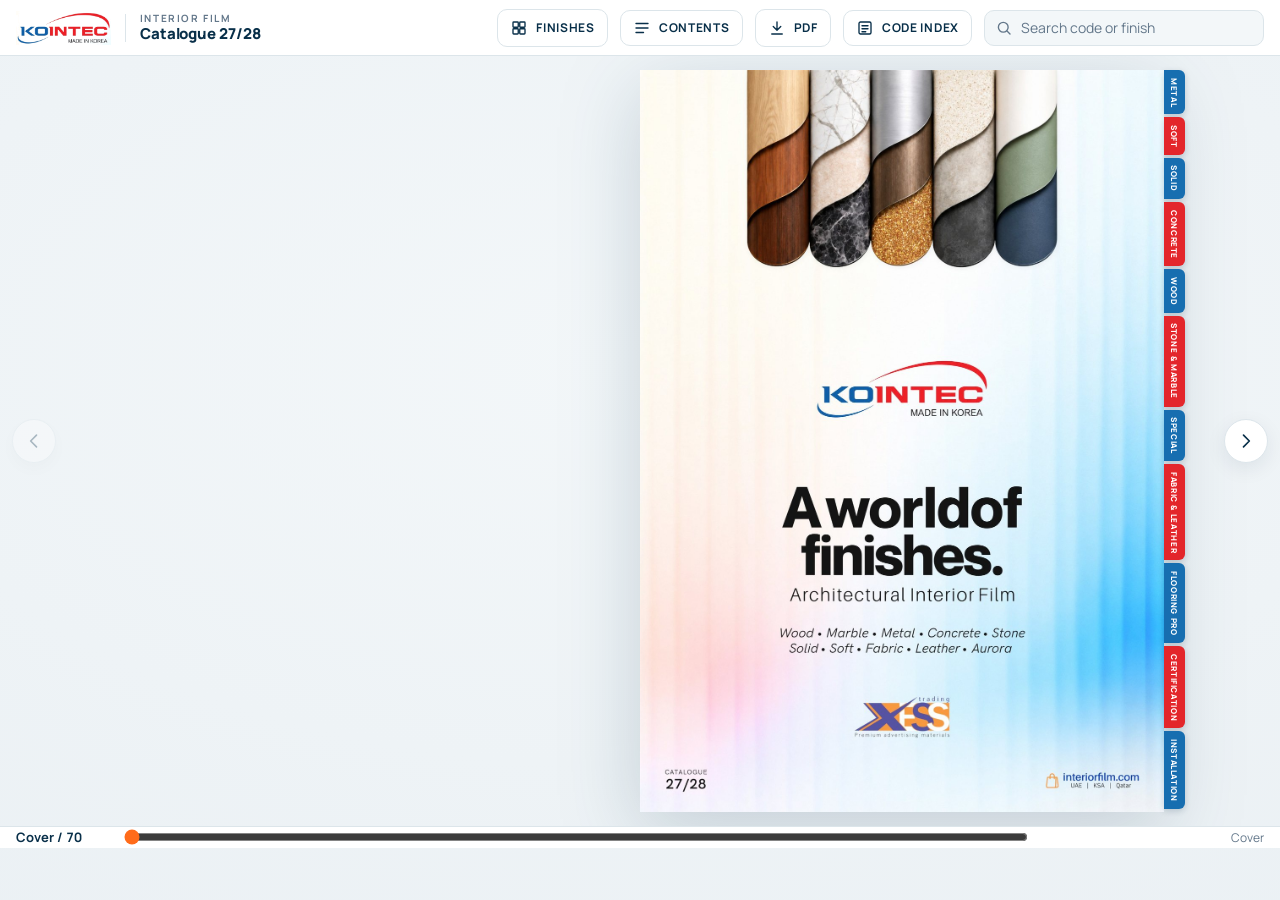
<file: index.html>
<!doctype html>
<html lang="en">
<head>
<meta charset="utf-8">
<meta name="viewport" content="width=device-width, initial-scale=1, viewport-fit=cover">
<title>KOINTEC Interior Film Catalogue 27/28 | 196 Finishes</title>
<meta name="description" content="Browse all 213 KOINTEC architectural interior film finishes: wood, marble, metal, concrete, solid, leather and more. Made in Korea, supplied in the UAE, KSA and Qatar.">
<link rel="canonical" href="https://catalogue.interiorfilm.com/">
<meta name="robots" content="index, follow, max-image-preview:large">
<meta property="og:type" content="website">
<meta property="og:site_name" content="KOINTEC Interior Film Catalogue">
<meta property="og:title" content="KOINTEC Interior Film Catalogue 27/28 | 196 Finishes">
<meta property="og:description" content="Browse all 213 KOINTEC architectural interior film finishes: wood, marble, metal, concrete, solid, leather and more. Made in Korea, supplied in the UAE, KSA and Qatar.">
<meta property="og:url" content="https://catalogue.interiorfilm.com/">
<meta property="og:image" content="https://catalogue.interiorfilm.com/img/cover.jpg">
<meta name="twitter:card" content="summary_large_image">
<meta name="theme-color" content="#082f49">
<link rel="icon" href="assets/favicon.svg" type="image/svg+xml">
<link rel="preconnect" href="https://fonts.googleapis.com">
<link rel="preconnect" href="https://fonts.gstatic.com" crossorigin>
<link rel="stylesheet" href="https://fonts.googleapis.com/css2?family=Manrope:wght@400;500;600;700;800&display=swap">
<script type="application/ld+json">{"@context": "https://schema.org", "@graph": [{"@type": "WebSite", "@id": "https://catalogue.interiorfilm.com/#site", "name": "KOINTEC Interior Film Catalogue", "url": "https://catalogue.interiorfilm.com/", "publisher": {"@id": "https://interiorfilm.com/#org"}}, {"@type": "CollectionPage", "name": "KOINTEC Interior Film Catalogue 27/28", "url": "https://catalogue.interiorfilm.com/", "description": "Browse all 213 KOINTEC architectural interior film finishes: wood, marble, metal, concrete, solid, leather and more. Made in Korea, supplied in the UAE, KSA and Qatar.", "isPartOf": {"@id": "https://catalogue.interiorfilm.com/#site"}, "primaryImageOfPage": "https://catalogue.interiorfilm.com/img/cover.jpg", "hasPart": [{"@type": "CollectionPage", "name": "Wood Interior Film & Wood Vinyl Wrap", "url": "https://catalogue.interiorfilm.com/finishes/wood-interior-film/"}, {"@type": "CollectionPage", "name": "Marble & Stone Interior Film", "url": "https://catalogue.interiorfilm.com/finishes/marble-stone-interior-film/"}, {"@type": "CollectionPage", "name": "Brushed Metal & Mirror Interior Film", "url": "https://catalogue.interiorfilm.com/finishes/metal-interior-film/"}, {"@type": "CollectionPage", "name": "Concrete Interior Film", "url": "https://catalogue.interiorfilm.com/finishes/concrete-interior-film/"}, {"@type": "CollectionPage", "name": "Solid Colour Interior Film", "url": "https://catalogue.interiorfilm.com/finishes/solid-colour-interior-film/"}, {"@type": "CollectionPage", "name": "Soft Matt Interior Film", "url": "https://catalogue.interiorfilm.com/finishes/soft-matt-interior-film/"}, {"@type": "CollectionPage", "name": "Leather & Fabric Interior Film", "url": "https://catalogue.interiorfilm.com/finishes/leather-fabric-interior-film/"}, {"@type": "CollectionPage", "name": "Glitter & Design Films", "url": "https://catalogue.interiorfilm.com/finishes/glitter-decoration-film/"}, {"@type": "CollectionPage", "name": "Flooring Pro Floor Vinyl Film", "url": "https://catalogue.interiorfilm.com/finishes/floor-vinyl-film/"}]}, {"@type": "Organization", "@id": "https://interiorfilm.com/#org", "name": "XESS Trading LLC", "url": "https://interiorfilm.com/", "email": "info@xesstrading.com", "telephone": "+971 52 456 9900", "address": {"@type": "PostalAddress", "streetAddress": "No 4, 10, 20A Street, Al Marabea' St, Al Quoz Industrial Area 4", "addressLocality": "Dubai", "addressCountry": "AE"}, "areaServed": ["AE", "SA", "QA"]}]}</script>

<link rel="preconnect" href="https://fonts.googleapis.com">
<link rel="preconnect" href="https://fonts.gstatic.com" crossorigin>
<link rel="stylesheet" href="https://fonts.googleapis.com/css2?family=Manrope:wght@300;400;500;600;700;800&display=swap">
<style>
/* Layout: one-screen reader — toolbar, the book on a calm "desk", a page scrubber. Pages are print pages (always white paper); the desk follows the viewer's theme. All page-internal sizes use cqw so a page scales as one object. Tokens from the KOINTEC Interior Film design system. */
:root{
  --navy:#082f49; --deep:#0d1728; --teal:#0d5362; --blue:#176eb0; --orange:#ff6b1a; --orange-700:#c2410c;
  --paper:#ffffff; --soft:#f3f7f9; --rule:#dce5ea; --ink-head:#082f49; --ink:#294257; --ink-muted:#63778a;
  /* desk / chrome (theme-aware) */
  --desk:#e9eff3; --desk-2:#f3f7f9; --chrome:#ffffff; --chrome-ink:#082f49; --chrome-muted:#63778a; --chrome-rule:#dce5ea;
  --field:#f3f7f9; --focus:#176eb0; --shadow:0 18px 50px rgba(14,44,64,.16);
  --font:Manrope,"Plus Jakarta Sans","DM Sans",system-ui,-apple-system,"Segoe UI",sans-serif;
  --bar:56px; --foot:52px;
}
@media (prefers-color-scheme: dark){:root:not([data-theme="light"]){
  --desk:#0a1220; --desk-2:#0d1728; --chrome:#0d1728; --chrome-ink:#ffffff; --chrome-muted:#b9c7d3; --chrome-rule:rgba(255,255,255,.14);
  --field:#13223a; --focus:#ff6b1a; --shadow:0 24px 70px rgba(0,0,0,.5); color-scheme:dark }}
:root[data-theme="dark"]{
  --desk:#0a1220; --desk-2:#0d1728; --chrome:#0d1728; --chrome-ink:#ffffff; --chrome-muted:#b9c7d3; --chrome-rule:rgba(255,255,255,.14);
  --field:#13223a; --focus:#ff6b1a; --shadow:0 24px 70px rgba(0,0,0,.5); color-scheme:dark }

[hidden]{display:none!important}
img{max-width:100%}
:root{padding-top:env(safe-area-inset-top,0px);padding-bottom:env(safe-area-inset-bottom,0px);box-sizing:border-box}
html,body{height:100%}
body{margin:0;background:radial-gradient(120% 90% at 50% 40%,var(--desk-2),var(--desk));color:var(--chrome-ink);font-family:var(--font);overflow:hidden;-webkit-font-smoothing:antialiased}
body::before{content:"";position:fixed;inset:0 0 auto;height:env(safe-area-inset-top,0px);z-index:10;background:var(--chrome)}
button,input{font-family:inherit}
:focus-visible{outline:2px solid var(--focus);outline-offset:2px}
.app{height:100%;display:grid;grid-template-rows:var(--bar) auto minmax(0,1fr) var(--foot)}

/* toolbar */
.bar{display:flex;align-items:center;gap:12px;background:var(--chrome);border-bottom:1px solid var(--chrome-rule);
  padding-left:max(16px,env(safe-area-inset-left,0px));padding-right:max(16px,env(safe-area-inset-right,0px));position:relative;z-index:20}
.brand{margin:0;font:inherit;display:flex;align-items:center;gap:14px;min-width:0;flex:0 1 auto}
.brand .logo{height:34px;width:auto;display:block;flex:none}
.brand .sep{width:1px;height:28px;background:var(--chrome-rule);flex:none}
.brand .cat{display:flex;flex-direction:column;line-height:1.15;white-space:nowrap}
.brand .cat small{font-size:10px;font-weight:700;letter-spacing:.16em;text-transform:uppercase;color:var(--chrome-muted)}
.brand .cat b{font-size:15px;font-weight:800;letter-spacing:-.005em;color:var(--chrome-ink)}
@media (prefers-color-scheme: dark){:root:not([data-theme="light"]) .brand .logo{background:#fff;padding:4px 8px;border-radius:6px;height:36px}}
:root[data-theme="dark"] .brand .logo{background:#fff;padding:4px 8px;border-radius:6px;height:36px}
.spacer{flex:1}
.tbtn{text-decoration:none;height:36px;min-width:36px;padding:0 12px;border-radius:10px;border:1px solid var(--chrome-rule);background:transparent;color:var(--chrome-ink);
  font-size:12px;font-weight:700;letter-spacing:.06em;text-transform:uppercase;cursor:pointer;display:inline-flex;align-items:center;gap:8px;transition:background .2s ease-out,border-color .2s ease-out}
.tbtn:hover{background:var(--field)}
.tbtn svg{width:18px;height:18px;flex:none}
.search{position:relative;flex:0 1 280px;min-width:0}
.search input{width:100%;box-sizing:border-box;height:36px;border-radius:10px;border:1px solid var(--chrome-rule);background:var(--field);color:var(--chrome-ink);
  padding:0 12px 0 36px;font-size:14px}
.search input::placeholder{color:var(--chrome-muted)}
.search svg{position:absolute;left:11px;top:9px;width:18px;height:18px;color:var(--chrome-muted);pointer-events:none}
.results{position:absolute;top:44px;right:0;width:min(360px,calc(100vw - 32px));max-height:min(420px,70vh);overflow:auto;background:var(--chrome);
  border:1px solid var(--chrome-rule);border-radius:12px;box-shadow:var(--shadow);padding:6px}
.res{display:grid;grid-template-columns:52px 1fr auto;gap:10px;align-items:center;width:100%;text-align:left;border:0;background:transparent;color:var(--chrome-ink);
  padding:6px;border-radius:8px;cursor:pointer}
.res:hover,.res[aria-selected="true"]{background:var(--field)}
.res img,.res .ph{width:52px;height:39px;object-fit:cover;border-radius:4px;background:var(--soft);display:block}
.res b{font-size:13px;font-weight:800;display:block}
.res small{font-size:12px;color:var(--chrome-muted);display:block;white-space:nowrap;overflow:hidden;text-overflow:ellipsis}
.res em{font-style:normal;font-size:11px;color:var(--chrome-muted);font-variant-numeric:tabular-nums}
.empty{padding:14px;font-size:13px;color:var(--chrome-muted)}
@media (max-width:760px){ .brand .sep,.brand .cat,.tbtn .lbl{display:none} .brand .logo{height:30px} .search{flex:1 1 auto} }
@media (max-width:420px){ .bar a.tbtn:not(.pdf){display:none} .brand .logo{height:28px} }

/* stage */
.stage{position:relative;display:grid;place-items:center;min-height:0;overflow:hidden;
  padding:14px max(16px,env(safe-area-inset-right,0px)) 14px max(16px,env(safe-area-inset-left,0px))}
#frame{margin:0 auto;max-width:100%}
#book{filter:drop-shadow(0 20px 40px rgba(8,47,73,.18))}
.nav-arrow{position:absolute;top:50%;transform:translateY(-50%);width:44px;height:44px;border-radius:50%;border:1px solid var(--chrome-rule);
  background:var(--chrome);color:var(--chrome-ink);display:grid;place-items:center;cursor:pointer;z-index:5;box-shadow:0 6px 20px rgba(14,44,64,.08);transition:opacity .2s ease-out}
.nav-arrow svg{width:20px;height:20px}
.nav-arrow[disabled]{opacity:.3;cursor:default}
#prev{left:max(12px,env(safe-area-inset-left,0px))} #next{right:max(12px,env(safe-area-inset-right,0px))}
@media (max-width:760px){.nav-arrow{display:none}}

/* footer scrubber */
.foot{display:flex;align-items:center;gap:14px;background:var(--chrome);border-top:1px solid var(--chrome-rule);
  padding-left:max(16px,env(safe-area-inset-left,0px));padding-right:max(16px,env(safe-area-inset-right,0px));padding-bottom:env(safe-area-inset-bottom,0px)}
.foot .count{font-size:13px;font-weight:700;font-variant-numeric:tabular-nums;white-space:nowrap;min-width:92px}
.foot .where{font-size:12px;color:var(--chrome-muted);white-space:nowrap;overflow:hidden;text-overflow:ellipsis;min-width:0;flex:0 1 220px;text-align:right}
#scrub{flex:1;min-width:0;accent-color:var(--orange);height:28px}
.mbtn{display:none}
@media (max-width:760px){ .mbtn{display:inline-flex} .foot .where{display:none} .foot .count{min-width:0} }

/* ---------- pages (paper) — print layout after the KOINTEC master catalogue ---------- */
.page{background:var(--paper);color:var(--ink);overflow:hidden;container-type:size;font-family:var(--font)}
.page img{display:block}
.pg{position:absolute;inset:0;display:flex;flex-direction:column;padding:5.6cqw 6cqw 4.4cqw}
/* running header: brand + hairline on left pages, hairline + collection on right pages */
.rh{display:flex;align-items:center;gap:2cqw;margin-bottom:3.6cqw;font-size:max(6.5px,1.5cqw);letter-spacing:.04em;color:var(--navy);white-space:nowrap}
.rh .ln{flex:1;height:.16cqw;background:var(--navy);opacity:.85}
.rh .br b{font-weight:800}.rh .br b i{font-style:normal;color:#e3262b}.rh .br span{font-weight:500}
.rh .col{font-weight:800;letter-spacing:.06em;text-transform:uppercase}
.rh .col em{font-style:normal;font-weight:500;color:var(--ink-muted);margin-left:1.2cqw;letter-spacing:.02em;text-transform:none}
.folio{margin-top:auto;padding-top:2cqw;display:flex;justify-content:space-between;align-items:flex-end;gap:3cqw;font-size:max(6.5px,1.5cqw);color:var(--ink-muted)}
.folio b{font-weight:600;color:var(--ink-muted);font-variant-numeric:tabular-nums;font-size:max(7px,1.7cqw)}
.folio small{font-size:max(5.5px,1.15cqw);line-height:1.35;text-align:center;flex:1}
.left .folio{flex-direction:row}.right .folio{flex-direction:row-reverse}

/* swatch tile, labelled like the print: collection (left) · code (right) */
.tile{all:unset;box-sizing:border-box;display:flex;flex-direction:column;gap:1.1cqw;cursor:pointer;min-height:0;min-width:0;position:relative}
.tile .sw{position:relative;flex:1;min-height:0;background:var(--soft);overflow:hidden}
.tile .sw img{width:100%;height:100%;object-fit:cover;transition:transform .3s ease-out}
.tile:hover .sw img{transform:scale(1.04)}
.tile:focus-visible{outline:2px solid var(--blue);outline-offset:3px}
.tile .lab{display:flex;justify-content:space-between;align-items:flex-start;gap:1.5cqw}
.tile .lab span{font-size:max(5.5px,1.2cqw);line-height:1.3;letter-spacing:.06em;text-transform:uppercase;color:var(--ink-muted)}
.tile .lab b{font-size:max(9px,2.3cqw);font-weight:600;color:var(--navy);white-space:nowrap;line-height:1}
.tile .lab b::before{content:"";display:inline-block;width:.9cqw;height:.9cqw;border-radius:50%;background:var(--orange);margin-right:1cqw;vertical-align:.25cqw}
.ph{width:100%;height:100%;display:grid;place-items:center;text-align:center;color:var(--ink-muted);font-size:max(6.5px,1.4cqw);font-weight:700;letter-spacing:.12em;text-transform:uppercase;
  background:repeating-linear-gradient(135deg,var(--soft) 0 1.2cqw,#eaf0f4 1.2cqw 2.4cqw)}
.g2{display:grid;grid-template-columns:1fr 1fr;grid-template-rows:repeat(3,1fr);gap:3.4cqw 4cqw;flex:1;min-height:0}
.g2f{display:grid;grid-template-columns:1fr 1fr;grid-template-rows:1fr 1fr;gap:3.4cqw 4cqw;flex:1;min-height:0}
.g3{display:grid;grid-template-columns:repeat(3,1fr);grid-template-rows:repeat(4,1fr);gap:3cqw 2.6cqw;flex:1;min-height:0}
.g3 .tile .lab b{font-size:max(8px,2cqw)}

/* photo with code callout */
.photo{position:relative;overflow:hidden;background:var(--soft)}
.photo>button:not(.callout)>img{width:100%;height:100%;object-fit:cover}
.photo>button:not(.callout){all:unset;display:block;width:100%;height:100%;cursor:pointer}
.callout{all:unset;cursor:pointer;position:absolute;display:flex;align-items:center;gap:1cqw;color:#fff;font-size:max(8px,2cqw);font-weight:800;letter-spacing:.02em;
  background:rgba(8,47,73,.55);padding:.6cqw 1.4cqw .6cqw .6cqw;border-radius:.6cqw;backdrop-filter:blur(2px)}
.callout:hover{background:rgba(8,47,73,.8)}
.callout::before{content:"N";display:grid;place-items:center;width:2.6cqw;height:2.6cqw;background:#e3262b;color:#fff;font-size:1.5cqw;font-weight:800;text-shadow:none;border-radius:.3cqw}
.callout::after{content:"";position:absolute;left:1.9cqw;top:100%;width:.16cqw;height:5cqw;background:#fff;transform-origin:top;transform:rotate(30deg);box-shadow:0 0 .6cqw rgba(0,0,0,.35)}
.callout:focus-visible{outline:2px solid #fff;outline-offset:3px}
.feat .photo{height:52cqw;flex:none;margin-bottom:3.4cqw}

/* collection opener (left page): title block on paper, photo bleeding to the edges */
.open .pg{padding-bottom:0}
.ttl{font-size:8.2cqw;line-height:1;letter-spacing:-.01em;color:var(--navy);margin:0 0 2.6cqw;text-transform:uppercase;font-weight:300;text-wrap:balance}
.ttl b{font-weight:800}
.intro{font-size:max(8px,1.95cqw);line-height:1.6;color:var(--ink);margin:0 0 3.4cqw;max-width:84cqw;padding-top:2.2cqw;border-top:.16cqw solid var(--navy)}
.roll{display:inline-flex;gap:1.4cqw;align-items:baseline;font-size:max(6.5px,1.5cqw);font-weight:700;letter-spacing:.1em;text-transform:uppercase;color:var(--teal);margin:0 0 1.6cqw}
.roll span{font-weight:500;color:var(--ink-muted);letter-spacing:.04em;text-transform:none}
.open .photo{flex:1;margin:0 -6cqw}
.open .folio{position:absolute;left:6cqw;right:6cqw;bottom:3.6cqw;color:#fff}
.open .folio b{color:#fff}.open .folio small{text-shadow:0 0 .6cqw rgba(0,0,0,.6)}

/* full-bleed inspiration page */
.insp .photo{position:absolute;inset:0}
.insp .folio{position:absolute;left:6cqw;right:6cqw;bottom:3.6cqw;color:#fff}
.insp .folio b{color:#fff}.insp .folio small{text-shadow:0 0 .6cqw rgba(0,0,0,.6)}

/* compact page: one or two small collections */
.compact .photo{flex:none;margin-bottom:3cqw}
.cblock{display:flex;flex-direction:column;min-height:0}
.cblock+.cblock{margin-top:3.4cqw}
.cblock .ttl{font-size:5.4cqw;margin-bottom:1.2cqw}
.cblock .intro{margin-bottom:2.6cqw;padding-top:1.6cqw}
.cgrid{display:grid;grid-template-columns:repeat(3,1fr);gap:2.8cqw 2.6cqw}
.cgrid .tile .sw{flex:none;aspect-ratio:3/2}

/* intro / contents / applications / technical pages */
.eyebrow-ink{font-size:max(6.5px,1.6cqw);font-weight:800;letter-spacing:.22em;text-transform:uppercase;color:var(--teal)}
.h-page{font-size:7.4cqw;line-height:1.02;font-weight:300;letter-spacing:-.01em;color:var(--navy);margin:2cqw 0 3.4cqw;text-wrap:balance;text-transform:uppercase}
.h-page b{font-weight:800}
.lede{font-size:max(8.5px,2.35cqw);line-height:1.6;color:var(--ink);margin:0 0 3cqw;max-width:80cqw}
.facts{display:grid;grid-template-columns:repeat(4,1fr);border-top:.16cqw solid var(--navy);border-bottom:.16cqw solid var(--rule);margin:1cqw 0 4cqw}
.facts div{padding:2.6cqw 0;display:flex;flex-direction:column;gap:.8cqw}
.facts div+div{padding-left:2.6cqw;border-left:.16cqw solid var(--rule)}
.facts b{font-size:6.2cqw;font-weight:800;color:var(--navy);line-height:1;font-variant-numeric:tabular-nums}
.facts span{font-size:max(6.5px,1.45cqw);font-weight:700;letter-spacing:.12em;text-transform:uppercase;color:var(--ink-muted)}
.how{display:grid;grid-template-columns:1fr 1fr;gap:3cqw 4cqw}
.how h4{font-size:max(8px,2.1cqw);font-weight:800;color:var(--navy);margin:0 0 .8cqw}
.how p{font-size:max(7.5px,1.9cqw);line-height:1.55;margin:0;color:var(--ink)}
.toc{display:flex;flex-direction:column;flex:1;min-height:0}
.toc-row{all:unset;box-sizing:border-box;cursor:pointer;display:grid;grid-template-columns:3cqw 1fr auto;gap:2.6cqw;align-items:center;padding:1.15cqw 0;border-bottom:.16cqw solid var(--rule)}
.toc-row:first-child{border-top:.16cqw solid var(--navy)}
.toc-row i{width:1.4cqw;height:4.4cqw;display:block}
.toc-row:hover .t{color:var(--blue)}
.toc-row:focus-visible{outline:2px solid var(--blue);outline-offset:2px}
.toc-row .t{font-size:max(9px,2.7cqw);font-weight:800;color:var(--navy);letter-spacing:.02em;text-transform:uppercase;transition:color .2s ease-out}
.toc-row .s{font-size:max(6.5px,1.55cqw);color:var(--ink-muted);margin-top:.4cqw;line-height:1.4;display:block}
.toc-row .p{font-size:max(9px,2.6cqw);font-weight:700;color:var(--navy);font-variant-numeric:tabular-nums}
.apps{display:grid;grid-template-columns:1fr 1fr;grid-template-rows:1.25fr 1fr 1fr;gap:2.4cqw;flex:1;min-height:0}
.apps .a{position:relative;overflow:hidden;background:var(--soft);min-height:0}
.apps .a:first-child{grid-column:1/-1}
.apps .ab{all:unset;cursor:pointer;display:block;width:100%;height:100%}
.apps .ab img{width:100%;height:100%;object-fit:cover;transition:transform .3s ease-out}
.apps .ab:hover img{transform:scale(1.03)}
.apps .ab:focus-visible{outline:2px solid var(--blue);outline-offset:-3px}
.apps .lab{position:absolute;left:1.6cqw;bottom:1.6cqw;right:1.6cqw;display:flex;flex-direction:column;align-items:flex-start;gap:.3cqw;pointer-events:none}
.apps .lab b{background:var(--navy);color:#fff;font-size:max(7.5px,1.9cqw);font-weight:800;letter-spacing:.02em;padding:.8cqw 1.4cqw}
.apps .lab em{font-style:normal;background:rgba(255,255,255,.94);color:var(--navy);font-size:max(6.5px,1.45cqw);font-weight:700;letter-spacing:.06em;padding:.6cqw 1.4cqw}
.apps .go{position:absolute;top:1.6cqw;right:1.6cqw;display:inline-flex;align-items:center;gap:.6cqw;background:rgba(255,255,255,.94);color:var(--navy);text-decoration:none;
  font-size:max(6.5px,1.45cqw);font-weight:800;letter-spacing:.12em;text-transform:uppercase;padding:.8cqw 1.3cqw;border-radius:.6cqw;transition:background .2s ease-out}
.apps .go:hover{background:var(--orange-700);color:#fff}
.apps .go svg{width:max(8px,1.7cqw);height:max(8px,1.7cqw)}
.tech{display:grid;grid-template-columns:1fr 1fr;gap:2.4cqw 3.4cqw;align-content:start}
.tech div{padding-top:1.4cqw;border-top:.16cqw solid var(--rule)}
.tech h4{font-size:max(7.5px,1.8cqw);font-weight:800;color:var(--navy);margin:0 0 .5cqw;letter-spacing:.02em}
.tech p{font-size:max(6.5px,1.45cqw);line-height:1.5;margin:0;color:var(--ink)}
.tech p small{display:block;color:var(--ink-muted);font-size:max(6px,1.25cqw);margin-top:.4cqw}
.layers{display:grid;grid-template-columns:auto 1fr;gap:.8cqw 2cqw;margin-top:3cqw;padding:2.4cqw;background:var(--soft);font-size:max(6.5px,1.45cqw);align-items:center}
.layers i{display:block;width:16cqw;height:1.8cqw}
.layers b{color:var(--navy)}
.steps{display:flex;flex-direction:column;gap:2.6cqw}
.steps section{display:grid;grid-template-columns:19cqw 1fr;gap:2.6cqw;padding-top:1.8cqw;border-top:.16cqw solid var(--rule)}
.steps h4{font-size:max(7.5px,1.9cqw);font-weight:800;color:var(--navy);margin:0;line-height:1.25;text-transform:uppercase;letter-spacing:.04em}
.steps ol,.steps ul{margin:0;padding-left:2.6cqw;font-size:max(6.5px,1.5cqw);line-height:1.5;color:var(--ink);display:flex;flex-direction:column;gap:.7cqw}
.steps li small{display:block;color:var(--ink-muted)}
.steps p{margin:0 0 .6cqw;font-size:max(6.5px,1.5cqw);line-height:1.5}
.steps p b{color:var(--navy)}
.idx{columns:4;column-gap:3cqw;flex:1;min-height:0}
.idx .g{break-inside:avoid;margin:0 0 1.6cqw}
.idx h5{font-size:max(6px,1.35cqw);font-weight:800;letter-spacing:.14em;text-transform:uppercase;color:var(--navy);margin:0 0 .6cqw;padding-bottom:.5cqw;border-bottom:.16cqw solid var(--navy)}
.ie{all:unset;cursor:pointer;display:flex;justify-content:space-between;gap:1cqw;width:100%;box-sizing:border-box;font-size:max(6.5px,1.55cqw);line-height:1.6;color:var(--ink);font-variant-numeric:tabular-nums}
.ie b{font-weight:600;color:var(--navy)} .ie:hover b{color:var(--blue)} .ie.na b{color:var(--ink-muted);font-weight:500}
.ie:focus-visible{outline:2px solid var(--blue)}
.back .pg{align-items:center;justify-content:center;text-align:center;gap:4cqw}
.back .logo-k{width:52cqw} .back .logo-x{width:27cqw}
.back .swatches{display:grid;grid-template-columns:repeat(9,1fr);width:72cqw;height:5cqw}
.back .swatches img{width:100%;height:100%;object-fit:cover}
.back .url{font-size:4.4cqw;font-weight:800;color:var(--navy);letter-spacing:-.01em;text-decoration:none}
.back .mk{font-size:max(7px,1.75cqw);font-weight:800;letter-spacing:.3em;color:var(--ink-muted)}
.back .pdfl{font-size:max(8px,1.9cqw);font-weight:800;letter-spacing:.08em;text-transform:uppercase;color:var(--orange-700);text-decoration:none;border-bottom:.2cqw solid currentColor;padding-bottom:.3cqw}
.back .dist{font-size:max(8px,2.05cqw);line-height:1.6;color:var(--ink);max-width:60cqw;margin:0}
.cover img{width:100%;height:100%;object-fit:cover}

/* ---------- index tabs (like the printed book's divider tabs) ---------- */
.tabs{position:absolute;top:0;bottom:0;display:flex;flex-direction:column;gap:.35em;z-index:4;pointer-events:none;font-size:11px}
.tabs.l{right:100%;align-items:flex-end}
.tabs.r{left:100%;align-items:flex-start}
.tab{all:unset;pointer-events:auto;cursor:pointer;box-sizing:border-box;writing-mode:vertical-rl;font-family:var(--font);font-size:1em;font-weight:800;letter-spacing:.08em;text-transform:uppercase;
  color:#fff;background:var(--c);padding:.95em .45em;width:2.6em;text-align:center;white-space:nowrap;box-shadow:0 2px 6px rgba(8,47,73,.18);transition:width .18s ease-out,filter .18s ease-out}
.tabs.l .tab{transform:rotate(180deg);border-radius:0 6px 6px 0}
.tabs.r .tab{border-radius:0 6px 6px 0}
.tab:hover{width:3.1em;filter:brightness(1.08)}
.tab[aria-current="true"]{width:4.1em;box-shadow:0 3px 10px rgba(8,47,73,.3)}
.tab:focus-visible{outline:2px solid var(--focus);outline-offset:2px}
.tabstrip{display:none}
@media (max-width:760px){
  .tabs{display:none}
  .tabstrip{display:flex;align-items:flex-end;gap:6px;overflow-x:auto;padding:8px max(16px,env(safe-area-inset-right,0px)) 8px max(16px,env(safe-area-inset-left,0px));background:var(--chrome);border-bottom:1px solid var(--chrome-rule);scrollbar-width:none}
  .tabstrip::-webkit-scrollbar{display:none}
  .tabstrip .tab{writing-mode:horizontal-tb;width:auto;padding:7px 11px;border-radius:6px;font-size:11px;box-shadow:none;flex:none}
  .tabstrip .tab:hover{width:auto}
  .tabstrip .tab[aria-current="true"]{width:auto;padding-top:13px;box-shadow:0 2px 6px rgba(8,47,73,.25)}
}

/* ---------- lightbox ---------- */
.lb{position:fixed;inset:0;z-index:50;background:rgba(6,18,32,.62);display:grid;place-items:center;
  padding:max(16px,env(safe-area-inset-top,0px)) max(16px,env(safe-area-inset-right,0px)) max(16px,env(safe-area-inset-bottom,0px)) max(16px,env(safe-area-inset-left,0px))}
.card{width:min(1040px,100%);max-height:100%;overflow:auto;background:#fff;color:var(--ink);border-radius:14px;box-shadow:0 24px 70px rgba(0,0,0,.3);display:grid;grid-template-columns:1.25fr 1fr}
.card .media{display:grid;grid-template-rows:auto auto;gap:2px;background:var(--rule)}
.card .media figure{margin:0;position:relative;background:var(--soft)}
.card .media img{width:100%;aspect-ratio:4/3;object-fit:cover}
.card .media figcaption{position:absolute;left:12px;top:12px;font-size:11px;font-weight:800;letter-spacing:.14em;text-transform:uppercase;background:rgba(255,255,255,.94);color:var(--navy);padding:5px 9px;border-radius:6px}
.card .media{min-width:0;overflow:hidden;align-content:center;background:var(--soft)}
.card .media .ph{width:100%;height:auto;aspect-ratio:4/3;font-size:12px}
.card .info{padding:32px;display:flex;flex-direction:column;gap:14px;min-width:0}
.card .info .eb{font-size:11px;font-weight:800;letter-spacing:.18em;text-transform:uppercase;color:var(--teal)}
.card .info h3{font-size:44px;line-height:1;font-weight:800;color:var(--navy);margin:0;letter-spacing:-.02em}
.card .info h4{font-size:19px;line-height:1.35;font-weight:600;color:var(--navy);margin:0}
.card .info p{font-size:15px;line-height:1.65;margin:0;color:var(--ink)}
.card dl{display:grid;grid-template-columns:auto 1fr;gap:8px 16px;margin:4px 0 0;padding:14px 0;border-top:1px solid var(--rule);border-bottom:1px solid var(--rule);font-size:13px}
.card dt{font-weight:700;color:var(--ink-muted);letter-spacing:.04em}
.card dd{margin:0;color:var(--navy);font-weight:600}
.card .acts{display:flex;flex-wrap:wrap;gap:10px;margin-top:auto;padding-top:6px}
.btn{height:42px;padding:0 16px;border-radius:10px;border:1px solid var(--rule);background:#fff;color:var(--navy);font-size:13px;font-weight:700;letter-spacing:.06em;text-transform:uppercase;
  display:inline-flex;align-items:center;gap:8px;cursor:pointer;text-decoration:none;transition:background .2s ease-out}
.btn:hover{background:var(--soft)}
.btn.pri{background:var(--orange-700);border-color:var(--orange-700);color:#fff}
.btn.pri:hover{background:#a8380a}
.btn svg{width:16px;height:16px}
.card .pager{display:flex;justify-content:space-between;gap:10px;font-size:12px;color:var(--ink-muted)}
.x{position:absolute;top:max(16px,env(safe-area-inset-top,0px));right:max(16px,env(safe-area-inset-right,0px));width:44px;height:44px;border-radius:50%;border:0;background:#fff;color:var(--navy);display:grid;place-items:center;cursor:pointer;box-shadow:0 6px 20px rgba(0,0,0,.2)}
.x svg{width:20px;height:20px}
@media (max-width:820px){.card{grid-template-columns:1fr}.card .info{padding:22px}.card .info h3{font-size:34px}}
.toast{position:fixed;left:50%;bottom:calc(var(--foot) + 16px + env(safe-area-inset-bottom,0px));transform:translateX(-50%);background:var(--navy);color:#fff;font-size:13px;font-weight:600;padding:10px 16px;border-radius:10px;z-index:60}
.loading{font-size:13px;color:var(--chrome-muted)}
@media (prefers-reduced-motion:reduce){*{transition:none!important}}
</style>

</head>
<body>
<div class="app">
  <header class="bar">
    <h1 class="brand"><img class="logo" src="img/logo-kointec.png" alt="KOINTEC" width="611" height="219"><span class="sep" aria-hidden="true"></span><span class="cat"><small>Interior Film</small> <b>Catalogue 27/28</b></span></h1>
    <div class="spacer"></div>
    <a class="tbtn" href="finishes/" title="All finishes as web pages"><svg viewBox="0 0 24 24" fill="none" stroke="currentColor" stroke-width="1.8" stroke-linecap="round" stroke-linejoin="round"><rect x="4" y="4" width="7" height="7" rx="1"/><rect x="13" y="4" width="7" height="7" rx="1"/><rect x="4" y="13" width="7" height="7" rx="1"/><rect x="13" y="13" width="7" height="7" rx="1"/></svg><span class="lbl">Finishes</span></a>
    <button class="tbtn" id="tocBtn" type="button" title="Contents"><svg viewBox="0 0 24 24" fill="none" stroke="currentColor" stroke-width="1.8" stroke-linecap="round"><path d="M4 6h16M4 12h16M4 18h10"/></svg><span class="lbl">Contents</span></button>
    <a class="tbtn pdf" href="https://xesstrading.com/KOINTEC-XT-catalogue-27-28.pdf" target="_blank" rel="noopener" title="Download the catalogue as a PDF"><svg viewBox="0 0 24 24" fill="none" stroke="currentColor" stroke-width="1.8" stroke-linecap="round" stroke-linejoin="round"><path d="M12 4v11M7 10l5 5 5-5M5 20h14"/></svg><span class="lbl">PDF</span></a>
    <button class="tbtn" id="idxBtn" type="button" title="Code index"><svg viewBox="0 0 24 24" fill="none" stroke="currentColor" stroke-width="1.8" stroke-linecap="round" stroke-linejoin="round"><rect x="4" y="4" width="16" height="16" rx="2"/><path d="M8 9h8M8 13h8M8 17h5"/></svg><span class="lbl">Code index</span></button>
    <div class="search">
      <svg viewBox="0 0 24 24" fill="none" stroke="currentColor" stroke-width="1.8" stroke-linecap="round"><circle cx="11" cy="11" r="6.5"/><path d="M16 16l4 4"/></svg>
      <input id="q" type="search" placeholder="Search code or finish" autocomplete="off" aria-label="Search by product code or finish name">
      <div class="results" id="results" hidden role="listbox"></div>
    </div>
  </header>
  <nav class="tabstrip" id="tabstrip" aria-label="Sections"></nav>
  <main class="stage" id="stage">
    <button class="nav-arrow" id="prev" type="button" aria-label="Previous page"><svg viewBox="0 0 24 24" fill="none" stroke="currentColor" stroke-width="2" stroke-linecap="round" stroke-linejoin="round"><path d="M15 5l-7 7 7 7"/></svg></button>
    <div id="frame"><div id="book"><div class="loading">Opening catalogue…</div></div></div>
    <button class="nav-arrow" id="next" type="button" aria-label="Next page"><svg viewBox="0 0 24 24" fill="none" stroke="currentColor" stroke-width="2" stroke-linecap="round" stroke-linejoin="round"><path d="M9 5l7 7-7 7"/></svg></button>
  </main>
  <footer class="foot">
    <button class="tbtn mbtn" id="mprev" type="button" aria-label="Previous page"><svg viewBox="0 0 24 24" fill="none" stroke="currentColor" stroke-width="2" stroke-linecap="round" stroke-linejoin="round"><path d="M15 5l-7 7 7 7"/></svg></button>
    <span class="count" id="count">Cover</span>
    <input id="scrub" type="range" min="1" value="1" aria-label="Go to page">
    <span class="where" id="where"></span>
    <button class="tbtn mbtn" id="mnext" type="button" aria-label="Next page"><svg viewBox="0 0 24 24" fill="none" stroke="currentColor" stroke-width="2" stroke-linecap="round" stroke-linejoin="round"><path d="M9 5l7 7-7 7"/></svg></button>
  </footer>
</div>
<noscript><div style="padding:24px;font-family:Manrope,sans-serif"><p>The flipbook needs JavaScript. Browse the same finishes as web pages:</p><ul><li><a href="finishes/wood-interior-film/">Wood Interior Film &amp; Wood Vinyl Wrap (56)</a></li><li><a href="finishes/marble-stone-interior-film/">Marble &amp; Stone Interior Film (22)</a></li><li><a href="finishes/metal-interior-film/">Brushed Metal &amp; Mirror Interior Film (22)</a></li><li><a href="finishes/concrete-interior-film/">Concrete Interior Film (9)</a></li><li><a href="finishes/solid-colour-interior-film/">Solid Colour Interior Film (65)</a></li><li><a href="finishes/soft-matt-interior-film/">Soft Matt Interior Film (7)</a></li><li><a href="finishes/leather-fabric-interior-film/">Leather &amp; Fabric Interior Film (3)</a></li><li><a href="finishes/glitter-decoration-film/">Glitter &amp; Design Films (23)</a></li><li><a href="finishes/floor-vinyl-film/">Flooring Pro Floor Vinyl Film (6)</a></li></ul></div></noscript>
<div class="lb" id="lb" hidden role="dialog" aria-modal="true" aria-labelledby="lbCode"></div>
<div class="toast" id="toast" hidden></div>

<script src="assets/page-flip.browser.js"></script>
<script>
const BOOK = {"products":[{"code":"IT601","group":"PAINTED WOOD","name":"Soft Ivory Painted Wood Interior Film","desc":"Soft ivory painted wood interior film with subtle grain detail. Perfect for modern cabinetry and interior surfaces.","img":true,"akind":"Application","url":"https://interiorfilm.com/uae/en/category/wood/painted-wood/soft-ivory-painted-wood-interior-film","page":34,"size":"1.23m x 50 m","brand":null},{"code":"CNW625","group":"PREMIUM WOOD","name":"Light Ash Wood Interior Film","desc":"Light ash wood interior film with a pale, airy wood tone. Suitable for bright modern interiors.","img":true,"akind":"Application","url":"https://interiorfilm.com/uae/en/category/wood/premium-wood/light-ash-wood-interior-film","page":29,"size":"1.23m x 50 m","brand":null},{"code":"CNW644","group":"PREMIUM WOOD","name":"Light Maple Wood Interior Film","desc":"Light maple wood interior film with soft creamy tones and subtle grain, ideal for Scandinavian and modern interiors.","img":true,"akind":"Application","url":"https://interiorfilm.com/uae/en/category/wood/premium-wood/light-maple-wood-interior-film","page":32,"size":"1.23m x 50 m","brand":null},{"code":"IT614","group":"WOOD","name":"Natural Oak Grain Vinyl Wrap","desc":"Natural oak grain vinyl wrap with authentic wood texture, ideal for cabinets, doors, and wall panels.","img":true,"akind":"Application","url":"https://interiorfilm.com/uae/en/category/wood/wood-standard/natural-oak-grain-vinyl-wrap","page":42,"size":"1.23m x 50 m","brand":null},{"code":"IT422","group":"WOOD","name":"Soft Beige Wood Vinyl Wrap","desc":"Soft beige wood vinyl wrap offering a clean and elegant wood finish for walls, furniture, and interior renovations.","img":true,"akind":"Application","url":"https://interiorfilm.com/uae/en/category/wood/wood-standard/soft-beige-wood-vinyl-wrap","page":42,"size":"1.23m x 50 m","brand":null},{"code":"IT155","group":"WOOD","name":"Soft Cream Wood Vinyl Wrap","desc":"Soft cream wood vinyl wrap offering a subtle and elegant finish for minimalist interiors.","img":true,"akind":"Application","url":"https://interiorfilm.com/uae/en/category/wood/wood-standard/soft-cream-wood-vinyl-wrap","page":38,"size":"1.23m x 50 m","brand":null},{"code":"IT231","group":"WOOD","name":"Pale Oak Wood Vinyl Wrap","desc":"Pale oak wood vinyl wrap offering a light, airy wood look for contemporary interior spaces.","img":true,"akind":"Application","url":"https://interiorfilm.com/uae/en/category/wood/wood-standard/pale-oak-wood-vinyl-wrap","page":38,"size":"1.23m x 50 m","brand":null},{"code":"CNW640","group":"PREMIUM WOOD","name":"Light Natural Wood Vinyl Wrap","desc":"Light natural wood vinyl wrap with a bright, airy appearance. Ideal for Scandinavian-style interiors and furniture.","img":true,"akind":"Application","url":"https://interiorfilm.com/uae/en/category/wood/premium-wood/light-natural-wood-vinyl-wrap","page":32,"size":"1.23m x 50 m","brand":null},{"code":"IT250","group":"WOOD","name":"Light Beech Smooth Wood Vinyl Wrap","desc":"Light beech smooth wood vinyl wrap designed for clean-lined furniture and modern interior spaces.","img":true,"akind":"Application","url":"https://interiorfilm.com/uae/en/category/wood/wood-standard/light-beech-smooth-wood-vinyl-wrap","page":39,"size":"1.23m x 50 m","brand":null},{"code":"IPW506","group":"WOOD","name":"Grey Oak Wood Vinyl Wrap","desc":"Grey oak wood vinyl wrap with a modern neutral finish, ideal for furniture, cabinets, and wall cladding.","img":true,"akind":"Application","url":"https://interiorfilm.com/uae/en/category/wood/wood-standard/grey-oak-wood-vinyl-wrap","page":37,"size":"1.23m x 50 m","brand":null},{"code":"IT338","group":"WOOD","name":"Light Scandinavian Wood Vinyl Wrap","desc":"Light Scandinavian wood vinyl wrap designed for minimal, airy interiors with a natural wood appearance.","img":true,"akind":"Application","url":"https://interiorfilm.com/uae/en/category/wood/wood-standard/light-scandinavian-wood-vinyl-wrap","page":41,"size":"1.23m x 50 m","brand":null},{"code":"IT255","group":"WOOD","name":"Golden Oak Wood Vinyl Wrap","desc":"","img":true,"akind":"Application","url":"https://interiorfilm.com/uae/en/category/wood/wood-standard/golden-oak-wood-vinyl-wrap","page":39,"size":"1.23m x 50 m","brand":null},{"code":"CNW630","group":"PREMIUM WOOD","name":"Light Oak Wood Premium Vinyl Wrap","desc":"Light oak wood premium vinyl wrap with soft natural grain. Ideal for cabinets, wardrobes, doors, and Scandinavian interiors.","img":true,"akind":"Application","url":"https://interiorfilm.com/uae/en/category/wood/premium-wood/light-oak-wood-premium-vinyl-wrap","page":30,"size":"1.23m x 50 m","brand":null},{"code":"CNW627","group":"PREMIUM WOOD","name":"Earthy Oak Wood Interior Film","desc":"Earthy oak wood interior film with natural grain depth. Perfect for warm and timeless interior designs.","img":true,"akind":"Application","url":"https://interiorfilm.com/uae/en/category/wood/premium-wood/earthy-oak-wood-interior-film","page":29,"size":"1.23m x 50 m","brand":null},{"code":"IT414","group":"WOOD","name":"Pale Birch Wood Vinyl Wrap","desc":"Pale birch wood vinyl wrap with light grain texture, perfect for clean and modern interior spaces.","img":true,"akind":"Application","url":"https://interiorfilm.com/uae/en/category/wood/wood-standard/pale-birch-wood-vinyl-wrap","page":41,"size":"1.23m x 50 m","brand":null},{"code":"CNW641","group":"PREMIUM WOOD","name":"Honey Oak Wood premium Interior Film","desc":"Honey oak wood interior film with warm natural tones. Suitable for inviting residential and commercial interiors.","img":true,"akind":"Application","url":"https://interiorfilm.com/uae/en/category/wood/premium-wood/honey-oak-wood-premium-interior-film","page":32,"size":"1.23m x 50 m","brand":null},{"code":"IPW836","group":"WOOD","name":"Natural Light Oak Wood Vinyl Wrap","desc":"Natural light oak wood vinyl wrap offering a soft wood look for furniture and interior walls.","img":true,"akind":"Application","url":"https://interiorfilm.com/uae/en/category/wood/wood-standard/natural-light-oak-wood-vinyl-wrap","page":37,"size":"1.23m x 50 m","brand":null},{"code":"IT337","group":"WOOD","name":"Natural Beech Wood Vinyl Wrap","desc":"Natural beech wood vinyl wrap with soft grain pattern, ideal for residential and office interiors.","img":true,"akind":"Application","url":"https://interiorfilm.com/uae/en/category/wood/wood-standard/natural-beech-wood-vinyl-wrap","page":40,"size":"1.23m x 50 m","brand":null},{"code":"IT340","group":"WOOD","name":"","desc":"","img":true,"akind":"","url":null,"page":41,"size":"1.23m x 50 m","brand":null},{"code":"IT235","group":"WOOD","name":"Natural Birch Light Wood Vinyl Wrap","desc":"Natural birch light wood vinyl wrap ideal for modern furniture and decorative wall applications.","img":true,"akind":"Application","url":"https://interiorfilm.com/uae/en/category/wood/wood-standard/natural-birch-light-wood-vinyl-wrap","page":39,"size":"1.23m x 50 m","brand":null},{"code":"CNW636","group":"PREMIUM WOOD","name":"Warm Beige Wood Vinyl","desc":"Warm beige wood vinyl wrap with smooth grain finish. Ideal for elegant and neutral interior applications.","img":true,"akind":"Application","url":"https://interiorfilm.com/uae/en/category/wood/premium-wood/warm-beige-wood-vinyl","page":31,"size":"1.23m x 50 m","brand":null},{"code":"IT403","group":"WOOD","name":"Premium Oak Wood Vinyl Wrap","desc":"Premium oak wood vinyl wrap with refined grain texture, suitable for high-end interior applications.","img":true,"akind":"Application","url":"https://interiorfilm.com/uae/en/category/wood/wood-standard/premium-oak-wood-vinyl-wrap","page":41,"size":"1.23m x 50 m","brand":null},{"code":"CNW633","group":"PREMIUM WOOD","name":"Natural Oak Wood Premium Interior Film","desc":"Natural oak wood premium interior film with realistic grain detail. Suitable for residential and commercial interiors.","img":true,"akind":"Application","url":"https://interiorfilm.com/uae/en/category/wood/premium-wood/natural-oak-wood-premium-interior-film","page":31,"size":"1.23m x 50 m","brand":null},{"code":"IT232","group":"WOOD","name":"Light Oak Wood Vinyl Wrap","desc":"Light oak wood vinyl wrap with natural grain and warm beige tones, ideal for cabinets, displays, and modern interiors.","img":true,"akind":"Application","url":"https://interiorfilm.com/uae/en/category/wood/wood-standard/light-oak-wood-vinyl-wrap","page":39,"size":"1.23m x 50 m","brand":null},{"code":"CNW645","group":"PREMIUM WOOD","name":"Golden Oak Wood Vinyl Wrap","desc":"Golden oak wood vinyl wrap adding warmth and brightness to residential and commercial interior spaces.","img":true,"akind":"Application","url":"https://interiorfilm.com/uae/en/category/wood/premium-wood/golden-oak-wood-vinyl-wrap","page":33,"size":"1.23m x 50 m","brand":null},{"code":"CNW626","group":"PREMIUM WOOD","name":"Golden Maple Wood Vinyl Wrap","desc":"Golden maple wood vinyl wrap adding warmth and elegance. Ideal for refined residential and commercial interiors.","img":true,"akind":"Application","url":"https://interiorfilm.com/uae/en/category/wood/premium-wood/golden-maple-wood-vinyl-wrap","page":29,"size":"1.23m x 50 m","brand":null},{"code":"CNW624","group":"PREMIUM WOOD","name":"Warm Teak Wood Vinyl Wrap","desc":"Warm teak wood vinyl wrap with rich natural warmth. Ideal for furniture wrapping and elegant interior finishes.","img":true,"akind":"Application","url":"https://interiorfilm.com/uae/en/category/wood/premium-wood/warm-teak-wood-vinyl-wrap","page":29,"size":"1.23m x 50 m","brand":null},{"code":"IT229","group":"WOOD","name":"Natural Maple Wood Vinyl Wrap","desc":"Natural maple wood vinyl wrap designed for bright interiors and modern furniture transformations.","img":true,"akind":"Application","url":"https://interiorfilm.com/uae/en/category/wood/wood-standard/natural-maple-wood-vinyl-wrap","page":38,"size":"1.23m x 50 m","brand":null},{"code":"CNW620","group":"PREMIUM WOOD","name":"Classic Walnut Wood Vinyl Wrap","desc":"Classic walnut wood vinyl wrap with rich brown tones and timeless appeal. Ideal for cabinets, doors, and interior surfaces.","img":true,"akind":"Application","url":"https://interiorfilm.com/uae/en/category/wood/premium-wood/classic-walnut-wood-vinyl-wrap","page":29,"size":"1.23m x 50 m","brand":null},{"code":"IT205","group":"WOOD","name":"Light Teak Wood Vinyl Wrap","desc":"Light teak wood vinyl wrap with smooth grain, suitable for residential and commercial interior applications.","img":true,"akind":"Application","url":"https://interiorfilm.com/uae/en/category/wood/wood-standard/light-teak-wood-vinyl-wrap","page":38,"size":"1.23m x 50 m","brand":null},{"code":"IT424","group":"WOOD","name":"Pale Oak Wood Vinyl Wrap","desc":"Pale oak wood vinyl wrap with gentle grain texture, perfect for Scandinavian and minimalist interior designs.","img":true,"akind":"Application","url":"https://interiorfilm.com/uae/en/category/wood/wood-standard/pale-oak-wood-vinyl-wrap","page":42,"size":"1.23m x 50 m","brand":null},{"code":"IT251","group":"WOOD","name":"Natural Beech Wood Vinyl Wrap","desc":"Natural beech wood vinyl wrap featuring subtle grain for timeless interior design applications.","img":true,"akind":"Application","url":"https://interiorfilm.com/uae/en/category/wood/wood-standard/natural-beech-wood-vinyl-wrap","page":39,"size":"1.23m x 50 m","brand":null},{"code":"IT141","group":"WOOD","name":"Natural Birch Wood Vinyl Wrap","desc":"Natural birch wood vinyl wrap with soft grain texture for clean and contemporary interiors.","img":true,"akind":"Application","url":"https://interiorfilm.com/uae/en/category/wood/wood-standard/natural-birch-wood-vinyl-wrap","page":37,"size":"1.23m x 50 m","brand":null},{"code":"IT339","group":"WOOD","name":"Warm Natural Wood Vinyl Wrap","desc":"Warm natural wood vinyl wrap providing a balanced wood tone for furniture, panels, and wall coverings.","img":true,"akind":"Application","url":"https://interiorfilm.com/uae/en/category/wood/wood-standard/warm-natural-wood-vinyl-wrap","page":41,"size":"1.23m x 50 m","brand":null},{"code":"IT310","group":"WOOD","name":"Soft Beige Wood Vinyl Wrap","desc":"Soft beige wood vinyl wrap creating a light, calm wood finish for modern interiors and furniture upgrades.","img":true,"akind":"Application","url":"https://interiorfilm.com/uae/en/category/wood/wood-standard/soft-beige-wood-vinyl-wrap","page":40,"size":"1.23m x 50 m","brand":null},{"code":"IT311","group":"WOOD","name":"Classic Oak Wood Vinyl Wrap","desc":"Classic oak wood vinyl wrap with natural grain detailing, suitable for doors, cabinets, and wall panels.","img":true,"akind":"Application","url":"https://interiorfilm.com/uae/en/category/wood/wood-standard/classic-oak-wood-vinyl-wrap","page":40,"size":"1.23m x 50 m","brand":null},{"code":"CNW634","group":"PREMIUM WOOD","name":"Classic Brown Wood Vinyl Wrap","desc":"Classic brown wood vinyl wrap with timeless wood appearance. Ideal for doors, cabinets, and feature walls.","img":true,"akind":"Application","url":"https://interiorfilm.com/uae/en/category/wood/premium-wood/classic-brown-wood-vinyl-wrap","page":31,"size":"1.23m x 50 m","brand":null},{"code":"IT127","group":"WOOD","name":"Weathered Oak Wood Vinyl Wrap","desc":"Weathered oak wood vinyl wrap with rustic texture for industrial and modern interior designs.","img":true,"akind":"Application","url":"https://interiorfilm.com/uae/en/category/wood/wood-standard/weathered-oak-wood-vinyl-wrap","page":37,"size":"1.23m x 50 m","brand":null},{"code":"IT256","group":"WOOD","name":"Deep Brown Wood Vinyl Wrap","desc":"Deep brown wood vinyl wrap with refined grain, suitable for premium furniture, cabinetry, and wall applications.","img":true,"akind":"Application","url":"https://interiorfilm.com/uae/en/category/wood/wood-standard/deep-brown-wood-vinyl-wrap","page":39,"size":"1.23m x 50 m","brand":null},{"code":"IT124","group":"WOOD","name":"Light Beech Wood Vinyl Wrap","desc":"Light beech wood vinyl wrap ideal for bright interiors, furniture upgrades, and wall cladding.","img":true,"akind":"Application","url":"https://interiorfilm.com/uae/en/category/wood/wood-standard/light-beech-wood-vinyl-wrap","page":37,"size":"1.23m x 50 m","brand":null},{"code":"CNW631","group":"PREMIUM WOOD","name":"Natural Oak Wood Interior Film","desc":"Natural oak wood interior film featuring warm beige-brown grain, ideal for furniture wrapping, wall panels, wardrobes, and modern interior applications.","img":true,"akind":"Application","url":"https://interiorfilm.com/uae/en/category/wood/premium-wood/natural-oak-wood-interior-film","page":30,"size":"1.23m x 50 m","brand":null},{"code":"CNW642","group":"PREMIUM WOOD","name":"Warm Oak Wood Interior Film","desc":"Classic warm oak wood interior film suitable for furniture, wall cladding, and timeless interior applications.","img":true,"akind":"Application","url":"https://interiorfilm.com/uae/en/category/wood/premium-wood/warm-oak-wood-interior-film","page":32,"size":"1.23m x 50 m","brand":null},{"code":"CNW638","group":"PREMIUM WOOD","name":"Reddish Oak Wood Vinyl Wrap","desc":"Reddish oak wood vinyl wrap with rich grain detail. Ideal for statement interiors, cabinets, and furniture wrapping.","img":true,"akind":"Application","url":"https://interiorfilm.com/uae/en/category/wood/premium-wood/reddish-oak-wood-vinyl-wrap","page":31,"size":"1.23m x 50 m","brand":null},{"code":"IT406","group":"WOOD","name":"Dark Chocolate Wood Vinyl Wrap","desc":"Dark chocolate wood vinyl wrap delivering deep color and elegance for luxury interior finishes.","img":true,"akind":"Application","url":"https://interiorfilm.com/uae/en/category/wood/wood-standard/dark-chocolate-wood-vinyl-wrap","page":41,"size":"1.23m x 50 m","brand":null},{"code":"IE058","group":"PREMIUM WOOD","name":"","desc":"","img":true,"akind":"","url":null,"page":33,"size":"1.23m x 50 m","brand":null},{"code":"CNW649","group":"PREMIUM WOOD","name":"Dark Mocha Wood Vinyl Wrap","desc":"Dark mocha wood vinyl wrap with deep, luxurious brown tones. Suitable for upscale residential and retail interiors.","img":true,"akind":"Application","url":"https://interiorfilm.com/uae/en/category/wood/premium-wood/dark-mocha-wood-vinyl-wrap","page":33,"size":"1.23m x 50 m","brand":null},{"code":"IT307","group":"WOOD","name":"Espresso Dark Wood Vinyl Wrap","desc":"Espresso dark wood vinyl wrap designed for bold interiors, feature walls, and luxury furniture surfaces.","img":true,"akind":"Application","url":"https://interiorfilm.com/uae/en/category/wood/wood-standard/espresso-dark-wood-vinyl-wrap","page":40,"size":"1.23m x 50 m","brand":null},{"code":"CNW639","group":"PREMIUM WOOD","name":"Ash Grey Wood Interior Film","desc":"Ash grey wood interior film with a contemporary neutral tone. Suitable for minimalist and modern interior designs.","img":true,"akind":"Application","url":"https://interiorfilm.com/uae/en/category/wood/premium-wood/ash-grey-wood-interior-film","page":31,"size":"1.23m x 50 m","brand":null},{"code":"IE057","group":"WOOD","name":"Cherry Wood Vinyl Wrap","desc":"Cherry wood vinyl wrap with rich reddish-brown wood grain. Ideal for cabinets, furniture wrapping, wall panels, and interior applications.","img":true,"akind":"Application","url":"https://interiorfilm.com/uae/en/category/wood/wood-standard/cherry-wood-vinyl-wrap","page":37,"size":"1.23m x 50 m","brand":null},{"code":"CNW635","group":"PREMIUM WOOD","name":"Deep Espresso Wood Interior Film","desc":"Deep espresso wood interior film with bold dark wood tones. Perfect for modern and premium interior spaces.","img":true,"akind":"Application","url":"https://interiorfilm.com/uae/en/category/wood/premium-wood/deep-espresso-wood-interior-film","page":31,"size":"1.23m x 50 m","brand":null},{"code":"CNW648","group":"PREMIUM WOOD","name":"Dark Chestnut Wood Premium Vinyl Wrap","desc":"Rich chestnut wood vinyl wrap designed for high-end interiors, feature walls, and furniture applications.","img":true,"akind":"Application","url":"https://interiorfilm.com/uae/en/category/wood/premium-wood/dark-chestnut-wood-vinyl-wrap","page":33,"size":"1.23m x 50 m","brand":null},{"code":"CNW621","group":"PREMIUM WOOD","name":"Medium Brown Wood Interior Film","desc":"Medium brown wood interior film offering a balanced natural wood look. Suitable for versatile interior design applications.","img":true,"akind":"Application","url":"https://interiorfilm.com/uae/en/category/wood/premium-wood/medium-brown-wood-interior-film","page":29,"size":"1.23m x 50 m","brand":null},{"code":"CNW628","group":"PREMIUM WOOD","name":"Dark Oak Wood Vinyl Wrap","desc":"Dark oak wood vinyl wrap with strong wood character. Ideal for premium and sophisticated interior styling.","img":true,"akind":"Application","url":"https://interiorfilm.com/uae/en/category/wood/premium-wood/dark-oak-wood-vinyl-wrap","page":30,"size":"1.23m x 50 m","brand":null},{"code":"CNW646","group":"PREMIUM WOOD","name":"Soft Grey Oak Interior Film","desc":"Soft grey oak interior film combining modern tones with natural wood grain for contemporary interiors.","img":true,"akind":"Application","url":"https://interiorfilm.com/uae/en/category/wood/premium-wood/soft-grey-oak-interior-film","page":33,"size":"1.23m x 50 m","brand":null},{"code":"CNW629","group":"PREMIUM WOOD","name":"Charcoal Wood Interior Film","desc":"Charcoal-toned wood interior film with a contemporary dark finish. Suitable for modern feature walls and furniture.","img":true,"akind":"Application","url":"https://interiorfilm.com/uae/en/category/wood/premium-wood/charcoal-wood-interior-film","page":30,"size":"1.23m x 50 m","brand":null},{"code":"SD944","group":"TEXTURE WOOD","name":"Black Textured Wood Interior Film","desc":"Black textured wood interior film with deep grain finish, ideal for luxury furniture, feature walls, and premium interiors.","img":true,"akind":"Application","url":"https://interiorfilm.com/uae/en/category/wood/texture-wood/black-textured-wood-interior-film","page":34,"size":"1.23m x 50 m","brand":null},{"code":"EB825","group":"EMBO SOLID","name":"Matte Black Embo Solid Vinyl Wrap","desc":"Pearl white embo solid interior film with a refined textured finish. Ideal for modern walls, cabinetry, and retail interiors.","img":true,"akind":"Application","url":"https://interiorfilm.com/uae/en/category/solid/embo-solid/matte-black-embo-solid-vinyl-wrap","page":23,"size":"1.23m x 50 m","brand":null},{"code":"IPT5000","group":"MIRROR","name":"Chrome Mirror Metal Vinyl Wrap","desc":"Ultra-high gloss chrome mirror metal vinyl wrap with exceptional reflectivity, ideal for luxury interiors, columns, displays, and architectural accents.","img":true,"akind":"Application","url":"https://interiorfilm.com/uae/en/category/metal/mirror-metal/chrome-mirror-metal-vinyl-wrap","page":12,"size":"1m x 25 m","brand":null},{"code":"EB822","group":"EMBO SOLID","name":"Medium Grey Embo Solid Interior Film","desc":"Blue grey embo solid vinyl film offering a calm, modern textured finish. Perfect for hospitality and office interiors.","img":true,"akind":"Application","url":"https://interiorfilm.com/uae/en/category/solid/embo-solid/medium-grey-embo-solid-interior-film","page":23,"size":"1.23m x 50 m","brand":null},{"code":"EB824","group":"EMBO SOLID","name":"Deep Blue Embo Solid Interior Wrap","desc":"Premium matte black embossed solid vinyl wrap with subtle texture, ideal for modern interiors, furniture wrapping, and commercial spaces.","img":true,"akind":"Application","url":"https://interiorfilm.com/uae/en/category/solid/embo-solid/deep-blue-embo-solid-interior-wrap","page":23,"size":"1.23m x 50 m","brand":null},{"code":"EB820","group":"EMBO SOLID","name":"Pearl White Embo Solid Interior Film","desc":"Light grey embo solid vinyl wrap with a subtle embossed texture. Suitable for offices, panels, and contemporary furniture.","img":true,"akind":"","url":"https://interiorfilm.com/uae/en/category/solid/embo-solid/pearl-white-embo-solid-interior-film","page":23,"size":"1.23m x 50 m","brand":null},{"code":"EB821","group":"EMBO SOLID","name":"Light Grey Embo Solid Vinyl Wrap","desc":"Medium grey embo solid interior film with a soft embossed surface. Ideal for feature walls and architectural interiors.","img":true,"akind":"Application","url":"https://interiorfilm.com/uae/en/category/solid/embo-solid/light-grey-embo-solid-vinyl-wrap","page":23,"size":"1.23m x 50 m","brand":null},{"code":"XPT6000","group":"MIRROR","name":"XPT 6000 Mirror Film","desc":"Mirror film supplied by XESS Trading. Not a KOINTEC brand.","img":false,"akind":"","url":null,"page":12,"size":"1.27m x 25 m","brand":""},{"code":"IPW554","group":"BRICK","name":"Classic Red Brick Interior Film","desc":"Classic red brick interior film with a realistic masonry texture. Perfect for feature walls, cafés, retail interiors, and industrial-style designs.","img":true,"akind":"Application","url":"https://interiorfilm.com/uae/en/category/stone-marble/brick/classic-red-brick-interior-film","page":50,"size":"1.23m x 50 m","brand":null},{"code":"IE063","group":"FABRIC","name":"Light Blue Fabric Vinyl Wrap","desc":"Light blue fabric interior film offering a clean textile finish. Suitable for modern interior surfaces and decorative applications.","img":true,"akind":"Application","url":"https://interiorfilm.com/uae/en/category/fabric-leather/fabric-standard/light-blue-fabric-vinyl-wrap","page":60,"size":"1.23m x 50 m","brand":null},{"code":"PCR512","group":"PREM PAINTED CONCRETE","name":"Speckled Light Concrete Vinyl Film","desc":"Light speckled concrete vinyl film with a terrazzo-style painted effect. Perfect for contemporary interiors and feature walls.","img":true,"akind":"Sample photo","url":"https://interiorfilm.com/uae/en/category/concrete/premium-painted-concrete/speckled-light-concrete-vinyl-film","page":26,"size":"1.23m x 50 m","brand":null},{"code":"PCR514","group":"PREM PAINTED CONCRETE","name":"Fine Grain Concrete Decorative Vinyl Wrap","desc":"Fine grain concrete decorative vinyl wrap offering a refined painted finish. Ideal for modern residential and commercial interiors.","img":true,"akind":"Application","url":"https://interiorfilm.com/uae/en/category/concrete/premium-painted-concrete/fine-grain-concrete-decorative-vinyl-wrap","page":26,"size":"1.23m x 50 m","brand":null},{"code":"PCR513","group":"PREM PAINTED CONCRETE","name":"Natural Aggregate Concrete Interior Film","desc":"Natural aggregate concrete interior film with realistic painted texture. Suitable for retail spaces, modern interiors, and architectural walls.","img":true,"akind":"Application","url":"https://interiorfilm.com/uae/en/category/concrete/premium-painted-concrete/natural-aggregate-concrete-interior-film","page":26,"size":"1.23m x 50 m","brand":null},{"code":"IE081","group":"STONE","name":"Warm Beige Stone Vinyl Wrap","desc":"Warm beige stone vinyl wrap providing a soft, neutral stone appearance. Ideal for calm and elegant interiors.","img":true,"akind":"Application","url":"https://interiorfilm.com/uae/en/category/stone-marble/stone-standard/warm-beige-stone-vinyl-wrap","page":49,"size":"1.23m x 50 m","brand":null},{"code":"CR500","group":"CONCRETE","name":"Light Grey Texture Concrete Vinyl Wrap","desc":"Light grey texture concrete vinyl wrap with clean cement aesthetics. Perfect for modern homes, offices, and retail interiors.","img":true,"akind":"Application","url":"https://interiorfilm.com/uae/en/category/concrete/texture-concrete/light-grey-texture-concrete-vinyl-wrap","page":25,"size":"1.23m x 50 m","brand":null},{"code":"SIP653","group":"PREMIUM STONE","name":"Soft Beige Premium Stone Vinyl Wrap","desc":"Soft beige premium stone vinyl wrap with a smooth stone-inspired finish. Ideal for elegant residential interiors and hospitality spaces.","img":true,"akind":"Application","url":"https://interiorfilm.com/uae/en/category/stone-marble/premium-stone/soft-beige-premium-stone-vinyl-wrap","page":50,"size":"1.23m x 50 m","brand":null},{"code":"CR200","group":"CONCRETE","name":"Soft Grey Texture Concrete Interior Film","desc":"Soft grey texture concrete interior film with a smooth industrial cement look. Ideal for offices, feature walls, and contemporary spaces.","img":true,"akind":"Application","url":"https://interiorfilm.com/uae/en/category/concrete/texture-concrete/soft-grey-texture-concrete-interior-film","page":25,"size":"1.23m x 50 m","brand":null},{"code":"SIP654","group":"PREMIUM STONE","name":"Natural Sand Premium Stone Interior Film","desc":"Natural sand premium stone interior film with a subtle textured finish. Perfect for warm, contemporary interior environments.","img":true,"akind":"Application","url":"https://interiorfilm.com/uae/en/category/stone-marble/premium-stone/natural-sand-premium-stone-interior-film","page":50,"size":"1.23m x 50 m","brand":null},{"code":"IPW560","group":"STONE","name":"Warm Cement Stone Vinyl Wrap","desc":"Warm cement-tone stone vinyl wrap creating a soft industrial aesthetic for indoor spaces.","img":true,"akind":"Application","url":"https://interiorfilm.com/uae/en/category/stone-marble/stone-standard/warm-cement-stone-vinyl-wrap","page":49,"size":"1.23m x 50 m","brand":null},{"code":"CR501","group":"CONCRETE","name":"Aged Grey Texture Concrete Interior Film","desc":"Aged grey texture concrete interior film with distressed cement tones. Ideal for raw industrial and loft-style interiors.","img":true,"akind":"Sample photo","url":"https://interiorfilm.com/uae/en/category/concrete/texture-concrete/aged-grey-texture-concrete-interior-film","page":25,"size":"1.23m x 50 m","brand":null},{"code":"IPW561","group":"STONE","name":"Soft Grey Stone Vinyl Wrap","desc":"Soft grey stone vinyl wrap with smooth texture, ideal for clean and modern interior designs.","img":true,"akind":"Application","url":"https://interiorfilm.com/uae/en/category/stone-marble/stone-standard/soft-grey-stone-vinyl-wrap","page":49,"size":"1.23m x 50 m","brand":null},{"code":"IPW557","group":"STONE","name":"Light Concrete Stone Vinyl Wrap","desc":"Light concrete stone vinyl wrap ideal for minimalist and Scandinavian-style interiors.","img":true,"akind":"Application","url":"https://interiorfilm.com/uae/en/category/stone-marble/stone-standard/light-concrete-stone-vinyl-wrap","page":49,"size":"1.23m x 50 m","brand":null},{"code":"IPW559","group":"STONE","name":"Natural Cement Stone Vinyl Wrap","desc":"Natural cement stone vinyl wrap offering subtle texture for interior wall applications.","img":true,"akind":"Application","url":"https://interiorfilm.com/uae/en/category/stone-marble/stone-standard/natural-cement-stone-vinyl-wrap","page":49,"size":"1.23m x 50 m","brand":null},{"code":"SIP655","group":"PREMIUM STONE","name":"Cool Grey Premium Stone Interior Film","desc":"Cool grey premium stone interior film featuring fine-grain texture. Ideal for minimalist interiors, offices, and retail spaces.","img":true,"akind":"Application","url":"https://interiorfilm.com/uae/en/category/stone-marble/premium-stone/cool-grey-premium-stone-interior-film","page":50,"size":"1.23m x 50 m","brand":null},{"code":"SIP650","group":"PREMIUM STONE","name":"Light Grey Premium Stone Vinyl Wrap","desc":"Light grey premium stone vinyl wrap with realistic mineral texture. Perfect for modern walls, furniture, and commercial interiors.","img":true,"akind":"Application","url":"https://interiorfilm.com/uae/en/category/stone-marble/premium-stone/light-grey-premium-stone-vinyl-wrap","page":50,"size":"1.23m x 50 m","brand":null},{"code":"CR400","group":"CONCRETE","name":"Dark Brown Texture Concrete Interior Film","desc":"Dark brown texture concrete interior film with a rugged industrial finish. Ideal for luxury interiors and premium commercial spaces.","img":true,"akind":"Application","url":"https://interiorfilm.com/uae/en/category/concrete/texture-concrete/dark-brown-texture-concrete-interior-film","page":25,"size":"1.23m x 50 m","brand":null},{"code":"IPW558","group":"STONE","name":"Mid Grey Concrete Stone Vinyl Wrap","desc":"Mid grey concrete-look stone vinyl wrap designed for modern residential and commercial interiors.","img":true,"akind":"Application","url":"https://interiorfilm.com/uae/en/category/stone-marble/stone-standard/mid-grey-concrete-stone-vinyl-wrap","page":49,"size":"1.23m x 50 m","brand":null},{"code":"SIP656","group":"PREMIUM STONE","name":"Concrete Grey Premium Stone Vinyl Wrap","desc":"Concrete grey premium stone vinyl wrap with an industrial-style texture. Suitable for walls, countertops, and commercial interiors.","img":true,"akind":"Application","url":"https://interiorfilm.com/uae/en/category/stone-marble/premium-stone/concrete-grey-premium-stone-vinyl-wrap","page":50,"size":"1.23m x 50 m","brand":null},{"code":"CR503","group":"CONCRETE","name":"Dark Industrial Texture Concrete Interior Film","desc":"Dark industrial texture concrete interior film with bold cement character. Ideal for feature walls and modern commercial applications.","img":true,"akind":"Application","url":"https://interiorfilm.com/uae/en/category/concrete/texture-concrete/dark-industrial-texture-concrete-interior-film","page":25,"size":"1.23m x 50 m","brand":null},{"code":"CR300","group":"CONCRETE","name":"Charcoal Texture Concrete Vinyl Wrap","desc":"Charcoal texture concrete vinyl wrap with a bold industrial appearance. Suitable for statement walls and commercial interiors.","img":true,"akind":"Application","url":"https://interiorfilm.com/uae/en/category/concrete/texture-concrete/charcoal-texture-concrete-vinyl-wrap","page":25,"size":"1.23m x 50 m","brand":null},{"code":"TSM834","group":"TEXTURE SOFT MATT","name":"Concrete Grey Texture Soft Matt Interior Film","desc":"Concrete grey texture soft matt interior film inspired by industrial concrete finishes with a smooth matte touch.","img":true,"akind":"Application","url":"https://interiorfilm.com/uae/en/category/soft/texture-soft-matt/concrete-grey-texture-soft-matt","page":14,"size":"1.23m x 50 m","brand":null},{"code":"SM01","group":"SOFT MATT","name":"Pure White Soft Matt Interior Film","desc":"Pure white soft matt interior film with a smooth non-reflective finish, ideal for minimalist walls and modern interiors.","img":true,"akind":"Sample photo","url":"https://interiorfilm.com/uae/en/category/soft/soft-matt/pure-white-soft-matt-interior-film","page":13,"size":"1.23m x 50 m","brand":null},{"code":"TSM835","group":"TEXTURE SOFT MATT","name":"Warm Concrete Beige Texture Soft Matt Interior Film","desc":"Warm concrete beige texture soft matt interior film combining grey and beige tones for versatile interior styling.","img":true,"akind":"Application","url":"https://interiorfilm.com/uae/en/category/soft/texture-soft-matt/warm-concrete-beige-texture-soft-matt","page":14,"size":"1.23m x 50 m","brand":null},{"code":"SM02","group":"SOFT MATT","name":"Warm Off-White Soft Matt Interior Film","desc":"Warm off-white soft matt interior film with subtle undertones, perfect for cabinetry and feature walls.","img":true,"akind":"Application","url":"https://interiorfilm.com/uae/en/category/soft/soft-matt/warm-off-white-soft-matt-interior-film","page":13,"size":"1.23m x 50 m","brand":null},{"code":"SM03","group":"SOFT MATT","name":"Warm Light Grey Soft Matt Interior Film","desc":"Soft matt interior film in warm light greige tones, suitable for modern interiors and furniture wrapping.","img":true,"akind":"Application","url":"https://interiorfilm.com/uae/en/category/soft/soft-matt/warm-light-grey-soft-matt-interior-film","page":13,"size":"1.23m x 50 m","brand":null},{"code":"SM11","group":"SOFT MATT","name":"Pearl Grey Soft Matt Interior Film","desc":"Pearl grey soft matt interior film with a smooth neutral finish. Ideal for contemporary interiors, furniture wrapping, and clean design styles.","img":true,"akind":"Application","url":"https://interiorfilm.com/uae/en/category/soft/soft-matt/pearl-grey-soft-matt-interior-film","page":13,"size":"1.23m x 50 m","brand":null},{"code":"SM06","group":"SOFT MATT","name":"Graphite Black Soft Matt Interior Film","desc":"Graphite black soft matt interior film featuring a low-sheen finish. Suitable for luxury interiors, accent surfaces, and modern décor.","img":true,"akind":"Application","url":"https://interiorfilm.com/uae/en/category/soft/soft-matt/graphite-black-soft-matt-interior-film","page":13,"size":"1.23m x 50 m","brand":null},{"code":"IP415","group":"MARBLE","name":"White Crystal Marble Interior Film","desc":"Bright white crystal marble interior film with refined veining, ideal for premium interiors, feature walls, and modern spaces.","img":true,"akind":"Application","url":"https://interiorfilm.com/uae/en/category/stone-marble/marble/white-crystal-marble-interior-film","page":46,"size":"1.23m x 50 m","brand":null},{"code":"IP413-12","group":"MARBLE","name":"Classic White Marble Interior Film","desc":"Timeless classic white marble interior film with delicate veining, ideal for kitchens, walls, furniture, and premium interiors.","img":true,"akind":"Application","url":"https://interiorfilm.com/uae/en/category/stone-marble/marble/classic-white-marble-interior-film","page":46,"size":"1.23m x 50 m","brand":null},{"code":"IP413-7","group":"MARBLE","name":"White Fine Vein Marble Interior Film","desc":"Elegant white marble interior film with fine grey veining, ideal for clean, modern, and architectural interior surfaces.","img":true,"akind":"Application","url":"https://interiorfilm.com/uae/en/category/stone-marble/marble/white-fine-vein-marble-interior-film","page":45,"size":"1.23m x 50 m","brand":null},{"code":"IP413-13","group":"MARBLE","name":"Warm Ivory Marble Interior Film","desc":"Warm ivory-toned marble interior film with elegant veining, suitable for residential and hospitality interiors.","img":true,"akind":"Application","url":"https://interiorfilm.com/uae/en/category/stone-marble/marble/warm-ivory-marble-interior-film","page":46,"size":"1.23m x 50 m","brand":null},{"code":"IP413-10","group":"MARBLE","name":"Sand Beige Marble Interior Film","desc":"Subtle sand-beige marble interior film with a soft stone finish, perfect for warm interiors and neutral design palettes.","img":true,"akind":"Application","url":"https://interiorfilm.com/uae/en/category/stone-marble/marble/sand-beige-marble-interior-film","page":46,"size":"1.23m x 50 m","brand":null},{"code":"IP413-5","group":"MARBLE","name":"Beige Marble Interior Film","desc":"Warm beige marble interior film with natural stone texture, suitable for residential and commercial interiors seeking timeless elegance.","img":true,"akind":"Application","url":"https://interiorfilm.com/uae/en/category/stone-marble/marble/beige-marble-interior-film","page":45,"size":"1.23m x 50 m","brand":null},{"code":"IP413-6","group":"MARBLE","name":"White Marble Gold Vein Interior Film","desc":"Premium white marble interior film accented with gold veining, perfect for luxury interiors, feature walls, and upscale retail spaces.","img":true,"akind":"Application","url":"https://interiorfilm.com/uae/en/category/stone-marble/marble/white-marble-gold-vein-interior-film","page":45,"size":"1.23m x 50 m","brand":null},{"code":"IP413-9","group":"MARBLE","name":"Grey Marble Interior Film","desc":"Sophisticated grey marble interior film with natural veining, ideal for modern interiors, office spaces, and furniture finishes.","img":true,"akind":"Application","url":"https://interiorfilm.com/uae/en/category/stone-marble/marble/grey-marble-interior-film","page":45,"size":"1.23m x 50 m","brand":null},{"code":"IP413-8","group":"MARBLE","name":"Natural Stone Marble Interior Film","desc":"Authentic natural stone-look marble interior film with earthy tones, suitable for classic and contemporary interior applications.","img":true,"akind":"Application","url":"https://interiorfilm.com/uae/en/category/stone-marble/marble/natural-stone-marble-interior-film","page":45,"size":"1.23m x 50 m","brand":null},{"code":"IP401","group":"MARBLE","name":"Black Veined Marble Interior Film","desc":"Elegant black veined marble interior film with bold white veining, ideal for luxury walls and countertops.","img":true,"akind":"Application","url":"https://interiorfilm.com/uae/en/category/stone-marble/marble/black-veined-marble-interior-film","page":45,"size":"1.23m x 50 m","brand":null},{"code":"IPH610","group":"BRUSHED METAL","name":"White Brushed Metal Vinyl","desc":"Clean white brushed metal vinyl with fine linear texture, ideal for modern interiors, cabinetry, wall panels, and commercial spaces.","img":true,"akind":"Sample photo","url":"https://interiorfilm.com/uae/en/category/metal/brushed-metal/white-brushed-metal-vinyl","page":7,"size":"1.23m x 50 m","brand":null},{"code":"IM912-1","group":"BRUSHED METAL","name":"Pearl Silver Brushed Metal Vinyl Wrap","desc":"Soft pearl silver brushed metal vinyl with refined texture, suitable for elegant interiors and decorative furniture.","img":true,"akind":"Application","url":"https://interiorfilm.com/uae/en/category/metal/brushed-metal/pearl-silver-brushed-metal-vinyl-wrap","page":7,"size":"1.23m x 50 m","brand":null},{"code":"IM912-2","group":"BRUSHED METAL","name":"Soft Silver Brushed Metal Interior Film","desc":"Subtle soft silver brushed metal interior film providing a clean metallic appearance for minimalist interiors.","img":true,"akind":"Sample photo","url":"https://interiorfilm.com/uae/en/category/metal/brushed-metal/soft-silver-brushed-metal-interior-film","page":7,"size":"1.23m x 50 m","brand":null},{"code":"IPH611","group":"BRUSHED METAL","name":"Silver Brushed Metal Vinyl Wrap","desc":"Sleek silver brushed metal vinyl wrap with a contemporary metallic finish, suitable for feature walls, furniture, and accents.","img":true,"akind":"Sample photo","url":"https://interiorfilm.com/uae/en/category/metal/brushed-metal/silver-brushed-metal-vinyl-wrap","page":7,"size":"1.23m x 50 m","brand":null},{"code":"IM915","group":"BRUSHED METAL","name":"Light Gold Brushed Metal Vinyl","desc":"Light gold brushed metal vinyl with delicate linear texture, ideal for luxury accents and premium interiors.","img":true,"akind":"Sample photo","url":"https://interiorfilm.com/uae/en/category/metal/brushed-metal/light-gold-brushed-metal-vinyl","page":7,"size":"1.23m x 50 m","brand":null},{"code":"IM914","group":"BRUSHED METAL","name":"","desc":"","img":true,"akind":"","url":null,"page":7,"size":"1.23m x 50 m","brand":null},{"code":"IPH617","group":"BRUSHED METAL","name":"Champagne Gold Brushed Metal Vinyl Wrap","desc":"Soft champagne gold brushed metal vinyl with a refined metallic finish for luxury walls and furniture accents.","img":true,"akind":"Sample photo","url":"https://interiorfilm.com/uae/en/category/metal/brushed-metal/champagne-gold-brushed-metal-vinyl-wrap","page":9,"size":"1.23m x 50 m","brand":null},{"code":"IPH612","group":"BRUSHED METAL","name":"Bronze Brushed Metal Interior Film","desc":"Warm bronze brushed metal interior film with natural grain texture, perfect for luxury interiors and decorative panels.","img":true,"akind":"Sample photo","url":"https://interiorfilm.com/uae/en/category/metal/brushed-metal/bronze-brushed-metal-interior-film","page":8,"size":"1.23m x 50 m","brand":null},{"code":"IPH618","group":"BRUSHED METAL","name":"Rose Bronze Brushed Metal Vinyl","desc":"Stylish rose bronze brushed metal vinyl combining warmth and elegance for residential and commercial interiors.","img":true,"akind":"Sample photo","url":"https://interiorfilm.com/uae/en/category/metal/brushed-metal/rose-bronze-brushed-metal-vinyl","page":9,"size":"1.23m x 50 m","brand":null},{"code":"IPH615","group":"BRUSHED METAL","name":"Copper Brown Brushed Metal Vinyl","desc":"Rich copper brown brushed metal vinyl delivering a warm metallic finish for statement interior surfaces.","img":true,"akind":"Sample photo","url":"https://interiorfilm.com/uae/en/category/metal/brushed-metal/copper-brown-brushed-metal-vinyl","page":8,"size":"1.23m x 50 m","brand":null},{"code":"IPH614","group":"BRUSHED METAL","name":"Gunmetal Brushed Metal Vinyl Wrap","desc":"Premium gunmetal brushed metal vinyl with subtle texture, ideal for industrial-style interiors and furniture upgrades.","img":true,"akind":"Sample photo","url":"https://interiorfilm.com/uae/en/category/metal/brushed-metal/gunmetal-brushed-metal-vinyl-wrap","page":8,"size":"1.23m x 50 m","brand":null},{"code":"IPH619","group":"BRUSHED METAL","name":"Dark Grey Brushed Metal Interior Film","desc":"Dark grey brushed metal interior film with subtle grain texture, ideal for contemporary interiors and office spaces.","img":true,"akind":"","url":"https://interiorfilm.com/uae/en/category/metal/brushed-metal/dark-grey-brushed-metal-interior-film","page":9,"size":"1.23m x 50 m","brand":null},{"code":"IPH616","group":"BRUSHED METAL","name":"Black Brushed Metal Interior Film","desc":"Elegant black brushed metal interior film with fine vertical texture, designed for premium and modern interiors.","img":true,"akind":"Sample photo","url":"https://interiorfilm.com/uae/en/category/metal/brushed-metal/black-brushed-metal-interior-film","page":9,"size":"1.23m x 50 m","brand":null},{"code":"IPH613","group":"BRUSHED METAL","name":"Dark Charcoal Brushed Metal Vinyl","desc":"Deep charcoal brushed metal vinyl offering a bold metallic look for modern interiors and commercial applications.","img":true,"akind":"Sample photo","url":"https://interiorfilm.com/uae/en/category/metal/brushed-metal/dark-charcoal-brushed-metal-vinyl","page":8,"size":"1.23m x 50 m","brand":null},{"code":"IM912-P1","group":"PRINTED METAL","name":"","desc":"","img":false,"akind":"","url":null,"page":11,"size":"1.23m x 50 m","brand":null},{"code":"IM912-P2","group":"PRINTED METAL","name":"","desc":"","img":false,"akind":"","url":null,"page":11,"size":"1.23m x 50 m","brand":null},{"code":"IM912-P3","group":"PRINTED METAL","name":"","desc":"","img":false,"akind":"","url":null,"page":11,"size":"1.23m x 50 m","brand":null},{"code":"IM912-P4","group":"PRINTED METAL","name":"","desc":"","img":true,"akind":"","url":null,"page":11,"size":"1.23m x 50 m","brand":null},{"code":"IM912-P5","group":"PRINTED METAL","name":"","desc":"","img":false,"akind":"","url":null,"page":11,"size":"1.23m x 50 m","brand":null},{"code":"IM912-P6","group":"PRINTED METAL","name":"","desc":"","img":false,"akind":"","url":null,"page":11,"size":"1.23m x 50 m","brand":null},{"code":"P01","group":"GLITTER","name":"Silver Glitter Interior Film","desc":"High-shine silver glitter interior film with fine sparkle finish, ideal for feature walls, retail displays, and luxury accent surfaces.","img":true,"akind":"Application","url":"https://interiorfilm.com/uae/en/category/special/glitter/silver-glitter-interior-film","page":53,"size":"1.23m x 30 m","brand":null},{"code":"P09","group":"GLITTER","name":"Golden Yellow Glitter Vinyl","desc":"Vibrant golden yellow glitter vinyl wrap with radiant sparkle, designed for bold interiors and creative accent walls.","img":true,"akind":"Application","url":"https://interiorfilm.com/uae/en/category/special/glitter/golden-yellow-glitter-vinyl","page":53,"size":"1.23m x 30 m","brand":null},{"code":"P04","group":"GLITTER","name":"Gold Glitter Vinyl Film","desc":"Luxurious gold glitter vinyl film delivering vibrant shimmer and depth, suitable for retail displays, columns, and feature installations.","img":true,"akind":"Application","url":"https://interiorfilm.com/uae/en/category/special/glitter/gold-glitter-vinyl-film","page":53,"size":"1.23m x 30 m","brand":null},{"code":"P11","group":"GLITTER","name":"Champagne Glitter Interior Film","desc":"Elegant champagne glitter interior film with soft shimmer texture, perfect for luxury interiors, wall panels, and furniture wrapping.","img":true,"akind":"Application","url":"https://interiorfilm.com/uae/en/category/special/glitter/champagne-glitter-interior-film","page":53,"size":"1.23m x 30 m","brand":null},{"code":"P13","group":"GLITTER","name":"Beige Glitter Vinyl Film","desc":"Subtle beige glitter vinyl film with elegant shimmering texture, suitable for contemporary interiors and decorative wall accents.","img":true,"akind":"Application","url":"https://interiorfilm.com/uae/en/category/special/glitter/beige-glitter-vinyl-film","page":54,"size":"1.23m x 30 m","brand":null},{"code":"P12","group":"GLITTER","name":"Rose Gold Glitter Vinyl Wrap","desc":"Premium rose gold glitter vinyl wrap offering refined sparkle and warmth, ideal for modern interiors and statement surfaces.","img":true,"akind":"Application","url":"https://interiorfilm.com/uae/en/category/special/glitter/rose-gold-glitter-vinyl-wrap","page":53,"size":"1.23m x 30 m","brand":null},{"code":"P02","group":"GLITTER","name":"Black Glitter Vinyl Wrap","desc":"Bold black glitter vinyl wrap with deep sparkle texture, perfect for statement interiors, furniture wrapping, and premium décor.","img":true,"akind":"Application","url":"https://interiorfilm.com/uae/en/category/special/glitter/black-glitter-vinyl-wrap","page":53,"size":"1.23m x 30 m","brand":null},{"code":"SD941","group":"LEATHER","name":"White Classic Leather Interior Film","desc":"White classic leather interior film delivering a clean and timeless finish. Suitable for walls, furniture, and cabinetry.","img":true,"akind":"Application","url":"https://interiorfilm.com/uae/en/category/fabric-leather/leather/white-classic-leather-interior-film","page":60,"size":"1.23m x 50 m","brand":null},{"code":"IE083","group":"LEATHER","name":"Matte Brown Leather Interior Film","desc":"Matte brown leather interior film offering a smooth, elegant finish. Perfect for modern furniture, cabinetry, and wall cladding.","img":true,"akind":"Application","url":"https://interiorfilm.com/uae/en/category/fabric-leather/leather/matte-brown-leather-interior-film","page":60,"size":"1.23m x 50 m","brand":null},{"code":"SD901","group":"SOLID","name":"Cool White Solid Interior Film","desc":"Cool white solid interior film with a clean, minimal finish. Suitable for ceilings, cabinetry, walls, and modern interiors.","img":true,"akind":"Application","url":"https://interiorfilm.com/uae/en/category/solid/solid-standard/cool-white-solid-interior-film","page":18,"size":"1.23m x 50 m","brand":null},{"code":"SD995","group":"SOLID","name":"Olive Green Solid Vinyl Wrap","desc":"Olive green solid vinyl wrap with a natural, earthy tone. Perfect for warm interiors and organic design styles.","img":true,"akind":"Application","url":"https://interiorfilm.com/uae/en/category/solid/solid-standard/olive-green-solid-vinyl-wrap","page":21,"size":"1.23m x 50 m","brand":null},{"code":"SD894","group":"SOLID","name":"Warm Cream Solid Vinyl","desc":"Warm cream solid vinyl delivering a soft, welcoming interior finish. Ideal for furniture surfaces and modern interiors.","img":true,"akind":"Application","url":"https://interiorfilm.com/uae/en/category/solid/solid-standard/warm-cream-solid-vinyl","page":18,"size":"1.23m x 50 m","brand":null},{"code":"SD906","group":"SOLID","name":"Vivid Orange Solid Vinyl","desc":"Vivid orange solid vinyl wrap with an energetic tone. Perfect for creative interiors and bold design applications.","img":true,"akind":"Application","url":"https://interiorfilm.com/uae/en/category/solid/solid-standard/vivid-orange-solid-vinyl","page":19,"size":"1.23m x 50 m","brand":null},{"code":"SD801","group":"SOLID","name":"Lavender Grey Solid Interior Film","desc":"Lavender grey solid interior film with a smooth matte finish. Ideal for walls, cabinetry, furniture, and modern interior applications.","img":true,"akind":"Sample photo","url":"https://interiorfilm.com/uae/en/category/solid/solid-standard/lavender-grey-solid-interior-film","page":17,"size":"1.23m x 50 m","brand":null},{"code":"SD982","group":"SOLID","name":"Powder Blue Solid Interior Film","desc":"Powder blue solid interior film with a light, airy tone. Suitable for bright interiors and soft design themes.","img":true,"akind":"Application","url":"https://interiorfilm.com/uae/en/category/solid/solid-standard/powder-blue-solid-interior-film","page":20,"size":"1.23m x 50 m","brand":null},{"code":"SD925","group":"SOLID","name":"Rose Pink Solid Interior Film","desc":"Rose pink solid interior film with an elegant, refined look. Perfect for residential and boutique interiors.","img":true,"akind":"Application","url":"https://interiorfilm.com/uae/en/category/solid/solid-standard/rose-pink-solid-interior-film","page":19,"size":"1.23m x 50 m","brand":null},{"code":"IH713","group":"SOLID GLOSSY","name":"Navy Blue Gloss Vinyl Film","desc":"Navy blue glossy vinyl film with a premium finish. Suitable for modern furniture and interior surfaces.","img":true,"akind":"Application","url":"https://interiorfilm.com/uae/en/category/solid/solid-glossy/navy-blue-gloss-vinyl-film","page":22,"size":"1.23m x 50 m","brand":null},{"code":"IH706","group":"SOLID GLOSSY","name":"Light Grey Glossy Interior Film","desc":"Light grey glossy interior film with a smooth reflective finish. Ideal for modern walls, furniture panels, and cabinetry.","img":true,"akind":"Application","url":"https://interiorfilm.com/uae/en/category/solid/solid-glossy/light-grey-glossy-interior-film","page":22,"size":"1.23m x 50 m","brand":null},{"code":"SD839","group":"SOLID","name":"Ice Blue Solid Vinyl","desc":"Ice blue solid vinyl with a fresh, contemporary look. Suitable for modern interiors, feature walls, and creative design projects.","img":true,"akind":"Application","url":"https://interiorfilm.com/uae/en/category/solid/solid-standard/ice-blue-solid-vinyl","page":17,"size":"1.23m x 50 m","brand":null},{"code":"SD838","group":"SOLID","name":"Blush Pink Solid Interior Film","desc":"Blush pink solid interior film with a soft, elegant finish. Perfect for residential interiors, boutiques, and decorative walls.","img":true,"akind":"Application","url":"https://interiorfilm.com/uae/en/category/solid/solid-standard/blush-pink-solid-interior-film","page":17,"size":"1.23m x 50 m","brand":null},{"code":"SD880","group":"SOLID","name":"Soft Ash Solid Interior Film","desc":"Soft ash solid interior film with muted grey tones. Perfect for minimal interiors and modern surface applications.","img":true,"akind":"","url":"https://interiorfilm.com/uae/en/category/solid/solid-standard/soft-ash-solid-interior-film","page":18,"size":"1.23m x 50 m","brand":null},{"code":"SD930","group":"SOLID","name":"","desc":"","img":true,"akind":"","url":null,"page":20,"size":"1.23m x 50 m","brand":null},{"code":"SD957","group":"SOLID","name":"","desc":"","img":true,"akind":"","url":null,"page":20,"size":"1.23m x 50 m","brand":null},{"code":"SD931","group":"SOLID","name":"Aqua Blue Solid Interior Film","desc":"Aqua blue solid interior film with a bright, fresh tone. Suitable for modern and commercial interior spaces.","img":true,"akind":"","url":"https://interiorfilm.com/uae/en/category/solid/solid-standard/aqua-blue-solid-interior-film","page":20,"size":"1.23m x 50 m","brand":null},{"code":"SD999","group":"SOLID","name":"Classic Blue Solid Interior Film","desc":"Classic blue solid interior film with a balanced, versatile tone. Suitable for residential and commercial interiors.","img":true,"akind":"Application","url":"https://interiorfilm.com/uae/en/category/solid/solid-standard/classic-blue-solid-interior-film","page":21,"size":"1.23m x 50 m","brand":null},{"code":"SD803","group":"SOLID","name":"Pure White Solid Interior Film","desc":"Pure white solid interior film with a clean, minimal finish. Perfect for kitchens, wardrobes, cabinets, and modernToggle minimal interiors.","img":true,"akind":"Application","url":"https://interiorfilm.com/uae/en/category/solid/solid-standard/pure-white-solid-interior-film","page":17,"size":"1.23m x 50 m","brand":null},{"code":"SD993","group":"SOLID","name":"","desc":"","img":true,"akind":"","url":null,"page":21,"size":"1.23m x 50 m","brand":null},{"code":"SD904","group":"SOLID","name":"Sun Yellow Solid Vinyl Wrap","desc":"Sun yellow solid vinyl wrap delivering vibrant energy. Ideal for bright interiors and creative design environments.","img":true,"akind":"Application","url":"https://interiorfilm.com/uae/en/category/solid/solid-standard/sun-yellow-solid-vinyl-wrap","page":19,"size":"1.23m x 50 m","brand":null},{"code":"SD898","group":"SOLID","name":"Sage Green Solid Interior Film","desc":"Sage green solid interior film offering a calm, natural finish. Perfect for modern interiors and nature-inspired spaces.","img":true,"akind":"Application","url":"https://interiorfilm.com/uae/en/category/solid/solid-standard/sage-green-solid-interior-film","page":18,"size":"1.23m x 50 m","brand":null},{"code":"SD929","group":"SOLID","name":"Pastel Green Solid Vinyl Wrap","desc":"Pastel green solid vinyl wrap with a soft, calming appearance. Ideal for natural and minimalist interiors.","img":true,"akind":"Application","url":"https://interiorfilm.com/uae/en/category/solid/solid-standard/pastel-green-solid-vinyl-wrap","page":20,"size":"1.23m x 50 m","brand":null},{"code":"SD926","group":"SOLID","name":"Mint Green Solid Vinyl","desc":"Mint green solid vinyl offering a refreshing, lively tone. Ideal for bright interiors and modern spaces.","img":true,"akind":"Application","url":"https://interiorfilm.com/uae/en/category/solid/solid-standard/mint-green-solid-vinyl","page":19,"size":"1.23m x 50 m","brand":null},{"code":"SD905","group":"SOLID","name":"Crimson Red Solid Interior Film","desc":"Crimson red solid interior film with a rich, bold finish. Suitable for statement walls and modern interior accents.","img":true,"akind":"Application","url":"https://interiorfilm.com/uae/en/category/solid/solid-standard/crimson-red-solid-interior-film","page":19,"size":"1.23m x 50 m","brand":null},{"code":"SD937","group":"SOLID","name":"Midnight Blue Solid Interior Film","desc":"Midnight blue solid interior film with a dark, luxurious tone. Suitable for premium and statement interiors.","img":true,"akind":"Application","url":"https://interiorfilm.com/uae/en/category/solid/solid-standard/midnight-blue-solid-interior-film","page":20,"size":"1.23m x 50 m","brand":null},{"code":"SD1904","group":"SOLID","name":"Soft Plaster Solid Interior Film","desc":"Soft plaster solid interior film inspired by smooth architectural textures. Perfect for modern and minimal interiors.","img":true,"akind":"Application","url":"https://interiorfilm.com/uae/en/category/solid/solid-standard/soft-plaster-solid-interior-film","page":21,"size":"1.23m x 50 m","brand":null},{"code":"SD958","group":"SOLID","name":"Soft Lavender Solid Vinyl","desc":"Soft lavender solid vinyl with a gentle, elegant finish. Ideal for calm interiors and subtle color accents.","img":true,"akind":"Application","url":"https://interiorfilm.com/uae/en/category/solid/solid-standard/soft-lavender-solid-vinyl","page":20,"size":"1.23m x 50 m","brand":null},{"code":"SD896","group":"SOLID","name":"Peach Blush Solid Vinyl Wrap","desc":"Peach blush solid vinyl wrap with a soft, elegant tone. Ideal for refined residential interiors and decorative wall applications.","img":true,"akind":"Application","url":"https://interiorfilm.com/uae/en/category/solid/solid-standard/peach-blush-solid-vinyl-wrap","page":18,"size":"1.23m x 50 m","brand":null},{"code":"SD899","group":"SOLID","name":"Light Pistachio Solid Vinyl Wrap","desc":"Light pistachio solid vinyl wrap with a fresh, modern tone. Ideal for creative interiors and contemporary design concepts.","img":true,"akind":"Application","url":"https://interiorfilm.com/uae/en/category/solid/solid-standard/light-pistachio-solid-vinyl-wrap","page":18,"size":"1.23m x 50 m","brand":null},{"code":"SD996","group":"SOLID","name":"Sky Blue Solid Interior Film","desc":"Sky blue solid interior film with a bright, airy appearance. Suitable for contemporary and refreshing interiors.","img":true,"akind":"Application","url":"https://interiorfilm.com/uae/en/category/solid/solid-standard/sky-blue-solid-interior-film","page":21,"size":"1.23m x 50 m","brand":null},{"code":"SD959","group":"SOLID","name":"Dusty Blue Solid Interior Film","desc":"Dusty blue solid interior film with a muted, modern appearance. Perfect for contemporary interior spaces.","img":true,"akind":"Application","url":"https://interiorfilm.com/uae/en/category/solid/solid-standard/dusty-blue-solid-interior-film","page":20,"size":"1.23m x 50 m","brand":null},{"code":"SD903","group":"SOLID","name":"Royal Blue Solid Interior Film","desc":"Royal blue solid interior film with a deep, bold tone. Perfect for feature walls and statement interior designs.","img":true,"akind":"Application","url":"https://interiorfilm.com/uae/en/category/solid/solid-standard/royal-blue-solid-interior-film","page":19,"size":"1.23m x 50 m","brand":null},{"code":"SD986","group":"SOLID","name":"Carbon Black Solid Interior Film","desc":"Carbon black solid interior film offering a bold, premium finish. Perfect for luxury interiors and modern spaces.","img":true,"akind":"Application","url":"https://interiorfilm.com/uae/en/category/solid/solid-standard/carbon-black-solid-interior-film","page":21,"size":"1.23m x 50 m","brand":null},{"code":"SD920","group":"SOLID","name":"Off White Solid Interior Film","desc":"Off white solid interior film with a timeless, neutral finish. Suitable for all interior applications and styles.","img":true,"akind":"Application","url":"https://interiorfilm.com/uae/en/category/solid/solid-standard/off-white-solid-interior-film","page":19,"size":"1.23m x 50 m","brand":null},{"code":"SD840","group":"SOLID","name":"Light Silver Grey Solid Interior Film","desc":"Light silver grey solid interior film with a refined, modern texture. Ideal for commercial spaces and contemporary residential interiors.","img":true,"akind":"Application","url":"https://interiorfilm.com/uae/en/category/solid/solid-standard/light-silver-grey-solid-interior-film","page":17,"size":"1.23m x 50 m","brand":null},{"code":"SD918","group":"SOLID","name":"Light Dove Grey Solid Interior Film","desc":"Light dove grey solid interior film with a balanced, modern finish. Ideal for clean and contemporary interiors.","img":true,"akind":"Application","url":"https://interiorfilm.com/uae/en/category/solid/solid-standard/light-dove-grey-solid-interior-film","page":19,"size":"1.23m x 50 m","brand":null},{"code":"SD841","group":"SOLID","name":"Mist Grey Solid Vinyl Wrap","desc":"Mist grey solid vinyl wrap with a soft, neutral finish. Ideal for versatile interior applications, furniture surfaces, and modern décor.","img":true,"akind":"Application","url":"https://interiorfilm.com/uae/en/category/solid/solid-standard/mist-grey-solid-vinyl-wrap","page":17,"size":"1.23m x 50 m","brand":null},{"code":"SD879","group":"SOLID","name":"Pearl White Solid Vinyl","desc":"Pearl white solid vinyl offering a subtle texture and premium finish. Ideal for minimalist and modern interior designs.","img":true,"akind":"Application","url":"https://interiorfilm.com/uae/en/category/solid/solid-standard/pearl-white-solid-vinyl","page":18,"size":"1.23m x 50 m","brand":null},{"code":"SD881","group":"SOLID","name":"Light Almond Solid Vinyl Wrap","desc":"Light almond solid vinyl wrap with a warm, neutral palette. Ideal for soft interior styling and furniture surfaces.","img":true,"akind":"Application","url":"https://interiorfilm.com/uae/en/category/solid/solid-standard/light-almond-solid-vinyl-wrap","page":18,"size":"1.23m x 50 m","brand":null},{"code":"SD883","group":"SOLID","name":"Champagne Beige Solid Interior Film","desc":"Champagne beige solid interior film with an elegant, luxurious tone. Ideal for residential and commercial interior spaces.","img":true,"akind":"Application","url":"https://interiorfilm.com/uae/en/category/solid/solid-standard/champagne-beige-solid-interior-film","page":18,"size":"1.23m x 50 m","brand":null},{"code":"SD983","group":"SOLID","name":"Soft Cement Solid Vinyl","desc":"Soft cement solid vinyl offering an industrial yet refined look. Perfect for modern and urban interiors.","img":true,"akind":"Application","url":"https://interiorfilm.com/uae/en/category/solid/solid-standard/soft-cement-solid-vinyl","page":20,"size":"1.23m x 50 m","brand":null},{"code":"SD842","group":"SOLID","name":"Warm Taupe Solid Interior Film","desc":"Warm taupe solid interior film with a balanced, elegant tone. Suitable for wardrobes, furniture wrapping, and refined interior finishes.","img":true,"akind":"Application","url":"https://interiorfilm.com/uae/en/category/solid/solid-standard/warm-taupe-solid-interior-film","page":17,"size":"1.23m x 50 m","brand":null},{"code":"SD874","group":"SOLID","name":"Sand Beige Solid Vinyl","desc":"Sand beige solid vinyl with a natural, calming finish. Suitable for neutral interior designs, walls, and furniture surfaces.","img":true,"akind":"Application","url":"https://interiorfilm.com/uae/en/category/solid/solid-standard/sand-beige-solid-vinyl","page":18,"size":"1.23m x 50 m","brand":null},{"code":"SD917","group":"SOLID","name":"Warm Vanilla Solid Vinyl Wrap","desc":"Warm vanilla solid vinyl wrap with a soft, cozy tone. Suitable for neutral interiors and comfortable living spaces.","img":true,"akind":"Application","url":"https://interiorfilm.com/uae/en/category/solid/solid-standard/warm-vanilla-solid-vinyl-wrap","page":19,"size":"1.23m x 50 m","brand":null},{"code":"SD843","group":"SOLID","name":"Stone Brown Solid Vinyl","desc":"Stone brown solid vinyl featuring an earthy, natural appearance. Perfect for classic and contemporary interior surfaces.","img":true,"akind":"Application","url":"https://interiorfilm.com/uae/en/category/solid/solid-standard/stone-brown-solid-vinyl","page":17,"size":"1.23m x 50 m","brand":null},{"code":"SD893","group":"SOLID","name":"Soft Ivory Solid Interior Film","desc":"Soft ivory solid interior film with an elegant, minimal finish. Suitable for bright and refined interior spaces.","img":true,"akind":"Application","url":"https://interiorfilm.com/uae/en/category/solid/solid-standard/soft-ivory-solid-interior-film","page":18,"size":"1.23m x 50 m","brand":null},{"code":"SD873","group":"SOLID","name":"Pale Lilac Solid Interior Film","desc":"Pale lilac solid interior film with a subtle pastel tone. Adds softness and elegance to modern interior environments.","img":true,"akind":"Application","url":"https://interiorfilm.com/uae/en/category/solid/solid-standard/pale-lilac-solid-interior-film","page":17,"size":"1.23m x 50 m","brand":null},{"code":"SD902","group":"SOLID","name":"Soft Blush Solid Vinyl","desc":"Soft blush solid vinyl featuring a gentle, elegant appearance. Ideal for stylish interiors and subtle accent surfaces.","img":true,"akind":"Application","url":"https://interiorfilm.com/uae/en/category/solid/solid-standard/soft-blush-solid-vinyl","page":19,"size":"1.23m x 50 m","brand":null},{"code":"SD872","group":"SOLID","name":"Soft Cream Solid Vinyl Wrap","desc":"Soft cream solid vinyl wrap delivering a warm, neutral look. Ideal for interiors, furniture applications, and calm design themes.","img":true,"akind":"Application","url":"https://interiorfilm.com/uae/en/category/solid/solid-standard/soft-cream-solid-vinyl-wrap","page":17,"size":"1.23m x 50 m","brand":null},{"code":"SD922","group":"SOLID","name":"","desc":"","img":true,"akind":"","url":null,"page":19,"size":"1.23m x 50 m","brand":null},{"code":"SD984","group":"SOLID","name":"Cool Steel Grey Solid Interior Film","desc":"Cool steel grey solid interior film with a sleek architectural finish. Ideal for contemporary interior designs.","img":true,"akind":"Application","url":"https://interiorfilm.com/uae/en/category/solid/solid-standard/cool-steel-grey-solid-interior-film","page":20,"size":"1.23m x 50 m","brand":null},{"code":"SD992","group":"SOLID","name":"","desc":"","img":true,"akind":"","url":null,"page":21,"size":"1.23m x 50 m","brand":null},{"code":"SD998","group":"SOLID","name":"Cream Beige Solid Vinyl","desc":"Cream beige solid vinyl offering a soft, timeless neutral finish. Ideal for elegant and versatile interior spaces.","img":true,"akind":"Application","url":"https://interiorfilm.com/uae/en/category/solid/solid-standard/cream-beige-solid-vinyl","page":21,"size":"1.23m x 50 m","brand":null},{"code":"SD882","group":"SOLID","name":"Medium Stone Solid Vinyl","desc":"Medium stone solid vinyl delivering a natural, balanced interior finish. Suitable for walls, furniture, and modern interiors.","img":true,"akind":"Application","url":"https://interiorfilm.com/uae/en/category/solid/solid-standard/medium-stone-solid-vinyl","page":18,"size":"1.23m x 50 m","brand":null},{"code":"SD928","group":"SOLID","name":"Graphite Grey Solid Interior Film","desc":"Graphite grey solid interior film with a deep, contemporary finish. Suitable for modern and architectural interiors.","img":true,"akind":"Application","url":"https://interiorfilm.com/uae/en/category/solid/solid-standard/graphite-grey-solid-interior-film","page":20,"size":"1.23m x 50 m","brand":null},{"code":"SD985","group":"SOLID","name":"Dark Pebble Solid Vinyl Wrap","desc":"Dark pebble grey solid vinyl wrap with a grounded, modern tone. Ideal for contemporary interiors and neutral design palettes.","img":true,"akind":"Application","url":"https://interiorfilm.com/uae/en/category/solid/solid-standard/dark-pebble-solid-vinyl-wrap","page":20,"size":"1.23m x 50 m","brand":null},{"code":"SD991","group":"SOLID","name":"Obsidian Black Solid Interior Film","desc":"Obsidian black solid interior film with a deep matte finish. Ideal for refined interiors and architectural surfaces.","img":true,"akind":"Application","url":"https://interiorfilm.com/uae/en/category/solid/solid-standard/obsidian-black-solid-interior-film","page":21,"size":"1.23m x 50 m","brand":null},{"code":"SD804","group":"SOLID","name":"Charcoal Black Solid Vinyl","desc":"Charcoal black solid vinyl with a premium matte appearance. Ideal for modern interiors, furniture surfaces, and bold design accents.","img":true,"akind":"Application","url":"https://interiorfilm.com/uae/en/category/solid/solid-standard/charcoal-black-solid-vinyl","page":17,"size":"1.23m x 50 m","brand":null},{"code":"SD908","group":"SOLID","name":"Matte Black Solid Interior Film","desc":"Matte black solid interior film offering a premium, modern finish. Ideal for luxury interiors and contemporary spaces.","img":true,"akind":"Application","url":"https://interiorfilm.com/uae/en/category/solid/solid-standard/matte-black-solid-interior-film","page":19,"size":"1.23m x 50 m","brand":null},{"code":"IH715","group":"SOLID GLOSSY","name":"Piano Black Gloss Interior Film","desc":"High-gloss piano black interior film with a sleek mirror-like finish. Perfect for luxury interiors.","img":true,"akind":"Application","url":"https://interiorfilm.com/uae/en/category/solid/solid-glossy/piano-black-gloss-interior-film","page":22,"size":"1.23m x 50 m","brand":null},{"code":"SD805","group":"SOLID","name":"Deep Navy Solid Interior Film","desc":"Deep navy solid interior film offering a rich, elegant finish. Suitable for luxury interiors, office spaces, and statement walls.","img":true,"akind":"Application","url":"https://interiorfilm.com/uae/en/category/solid/solid-standard/deep-navy-solid-interior-film","page":17,"size":"1.23m x 50 m","brand":null},{"code":"FDS1004","group":"FLOORING","name":"Natural Oak Flooring Pro Vinyl","desc":"Natural oak flooring pro vinyl with warm wood tones. Suitable for residential and commercial flooring applications.","img":true,"akind":"Application","url":null,"page":63,"size":"1.23m x 25 m","brand":null},{"code":"FDS1002","group":"FLOORING","name":"Warm Greige Stone Flooring Pro Vinyl","desc":"Warm greige stone-effect flooring pro vinyl blending grey and brown tones. Ideal for modern interior flooring designs.","img":true,"akind":"Application","url":null,"page":63,"size":"1.23m x 25 m","brand":null},{"code":"FDS1001","group":"FLOORING","name":"Light Stone Flooring Pro Vinyl","desc":"Light stone-effect flooring pro vinyl with a clean, natural appearance. Suitable for residential and commercial interiors.","img":true,"akind":"Application","url":null,"page":63,"size":"1.23m x 25 m","brand":null},{"code":"FDS1005","group":"FLOORING","name":"Classic Walnut Flooring Pro Vinyl","desc":"Classic walnut wood-effect flooring pro vinyl with rich brown tones. Ideal for elegant residential and commercial interior flooring.","img":true,"akind":"Application","url":null,"page":63,"size":"1.23m x 25 m","brand":null},{"code":"FDS1007","group":"FLOORING","name":"Medium Oak Flooring Pro Vinyl","desc":"Medium oak flooring pro vinyl with balanced warmth and realistic grain detail. Suitable for modern interior spaces.","img":true,"akind":"Application","url":null,"page":63,"size":"1.23m x 25 m","brand":null},{"code":"FDS1009","group":"FLOORING","name":"Dark Concrete Flooring Pro Vinyl","desc":"Dark concrete-effect flooring pro vinyl with industrial appeal. Perfect for contemporary interior flooring.","img":true,"akind":"Application","url":null,"page":63,"size":"1.23m x 25 m","brand":null},{"code":"IT3903","group":"DECO FILM","name":"","desc":"","img":true,"akind":"","url":null,"page":58,"size":"1m x 50 m","brand":null},{"code":"ITP401","group":"DECO FILM","name":"","desc":"","img":true,"akind":"","url":null,"page":59,"size":"1m x 50 m","brand":null},{"code":"ITP311-1","group":"DECO FILM","name":"","desc":"","img":true,"akind":"","url":null,"page":59,"size":"1m x 50 m","brand":null},{"code":"ITP311","group":"DECO FILM","name":"","desc":"","img":true,"akind":"","url":null,"page":59,"size":"1m x 50 m","brand":null},{"code":"IT3902","group":"DECO FILM","name":"","desc":"","img":true,"akind":"","url":null,"page":58,"size":"1m x 50 m","brand":null},{"code":"ITP403","group":"DECO FILM","name":"","desc":"","img":true,"akind":"","url":null,"page":59,"size":"1m x 50 m","brand":null},{"code":"IT3904","group":"DECO FILM","name":"","desc":"","img":true,"akind":"","url":null,"page":58,"size":"1m x 50 m","brand":null},{"code":"ITP401-1","group":"DECO FILM","name":"","desc":"","img":false,"akind":"","url":null,"page":59,"size":"1m x 50 m","brand":null},{"code":"AR13","group":"DECO FILM","name":"","desc":"","img":true,"akind":"","url":null,"page":57,"size":"1m x 50 m","brand":null},{"code":"AR16","group":"DECO FILM","name":"","desc":"","img":false,"akind":"","url":null,"page":57,"size":"1m x 50 m","brand":null},{"code":"AR14","group":"DECO FILM","name":"","desc":"","img":true,"akind":"","url":null,"page":57,"size":"1m x 50 m","brand":null},{"code":"AR17","group":"DECO FILM","name":"","desc":"","img":true,"akind":"","url":null,"page":57,"size":"1m x 50 m","brand":null},{"code":"IT522","group":"DECO FILM","name":"","desc":"","img":true,"akind":"","url":null,"page":57,"size":"1m x 50 m","brand":null},{"code":"ITP302","group":"DECO FILM","name":"","desc":"","img":true,"akind":"","url":null,"page":58,"size":"1m x 50 m","brand":null},{"code":"ITP402","group":"DECO FILM","name":"","desc":"","img":true,"akind":"","url":null,"page":59,"size":"1m x 50 m","brand":null},{"code":"IT3901","group":"DECO FILM","name":"","desc":"","img":true,"akind":"","url":null,"page":57,"size":"1m x 50 m","brand":null}],"fams":[{"id":"metal","name":"Metal","groups":[["BRUSHED METAL","Brushed Metal"],["PRINTED METAL","Printed Metal"],["MIRROR","Mirror Metal"]]},{"id":"soft","name":"Soft","groups":[["SOFT MATT","Soft Matt"],["TEXTURE SOFT MATT","Texture Soft Matt"]]},{"id":"solid","name":"Solid","groups":[["SOLID","Solid"],["SOLID GLOSSY","Solid Glossy"],["EMBO SOLID","Embo Solid"]]},{"id":"concrete","name":"Concrete","groups":[["CONCRETE","Texture Concrete"],["PREM PAINTED CONCRETE","Premium Painted Concrete"],["CEMENT","Cement"]]},{"id":"wood","name":"Wood","groups":[["PREMIUM WOOD","Premium Wood"],["PAINTED WOOD","Painted Wood"],["TEXTURE WOOD","Texture Wood"],["WOOD","Wood"]]},{"id":"stone","name":"Stone & Marble","groups":[["MARBLE","Marble"],["STONE","Stone"],["PREMIUM STONE","Premium Stone"],["BRICK","Brick"]]},{"id":"special","name":"Special","groups":[["GLITTER","Glitter"],["DECO FILM","Design Films"]]},{"id":"fabric","name":"Fabric & Leather","groups":[["FABRIC","Fabric"],["LEATHER","Leather"]]},{"id":"flooring","name":"Flooring Pro","groups":[["FLOORING","Flooring Pro"]]}],"cols":{"BRUSHED METAL":{"name":"Brushed Metal","light":"Brushed","bold":"Metal","roll":"1.23m x 50 m","intro":"KOINTEC's Brushed Metal series is infused with a carefully crafted line pattern, so the metal texture changes with the light. It suits commercial and public spaces."},"MIRROR":{"name":"Mirror Metal","light":"Mirror","bold":"Metal","roll":"1m x 25 m","intro":"Mirror Metal film installs easily, expands the sense of space and adds a distinctive reflective touch. Remove the transparent protective film after installation."},"SOFT MATT":{"name":"Soft Matt","light":"Soft","bold":"Matt","roll":"1.23m x 50 m","intro":"A specially processed surface that is visually calm and gentle to the touch, designed to resist stains, fingerprints and daily scratches."},"TEXTURE SOFT MATT":{"name":"Texture Soft Matt","light":"Texture Soft","bold":"Matt","roll":"1.23m x 50 m","intro":"The Soft Matt surface with an added texture, turning a plain space into something distinctive."},"SOLID":{"name":"Solid","light":"","bold":"Solid","roll":"1.23m x 50 m","intro":"Simple, natural colours that follow the trends of the times. Combine colours to find the one that best suits your space."},"SOLID GLOSSY":{"name":"Solid Glossy","light":"Solid","bold":"Glossy","roll":"1.23m x 50 m","intro":"Solid colours finished with a glossy coating, so they catch the light and set a different mood."},"EMBO SOLID":{"name":"Embo Solid","light":"Embo","bold":"Solid","roll":"1.23m x 50 m","intro":"Solid colours with an embossed surface texture for walls, cabinetry and retail interiors."},"CONCRETE":{"name":"Texture Concrete","light":"Texture","bold":"Concrete","roll":"1.23m x 50 m","intro":"The rough, chic texture of concrete finishes modern spaces with an edgy touch and creates a stylish focal point."},"PREM PAINTED CONCRETE":{"name":"Premium Painted Concrete","light":"Premium Painted","bold":"Concrete","roll":"1.23m x 50 m","intro":"A subtle concrete texture in soft pastel tones for a natural, restrained and premium atmosphere."},"CEMENT":{"name":"Cement","light":"","bold":"Cement","roll":"","intro":"A cement-look surface for walls, columns and furniture."},"PREMIUM WOOD":{"name":"Premium Wood","light":"Premium","bold":"Wood","roll":"1.23m x 50 m","intro":"A near-flawless imitation of real wood texture. A rich variety of colours and grains makes it a high-quality material that stays stylish year after year."},"PAINTED WOOD":{"name":"Painted Wood","light":"Painted","bold":"Wood","roll":"1.23m x 50 m","intro":"Warm painted timber that changes the mood of a room the moment you step in."},"TEXTURE WOOD":{"name":"Texture Wood","light":"Texture","bold":"Wood","roll":"1.23m x 50 m","intro":"Natural wood texture reproduced as it is, with a depth of detail you can see and feel."},"WOOD":{"name":"Wood","light":"","bold":"Wood","roll":"1.23m x 50 m","intro":"Wood textures in diverse colours and patterns for the most natural look, working with your lighting to keep the atmosphere calm and stable."},"PREMIUM STONE":{"name":"Premium Stone","light":"Premium","bold":"Stone","roll":"1.23m x 50 m","intro":"Timeless stone for upscale spaces. Advanced coating brings the designs close to the realism of actual stone."},"STONE":{"name":"Stone","light":"","bold":"Stone","roll":"1.23m x 50 m","intro":"A finely rough surface with a luxurious, sophisticated feel that brings modern charm to any interior."},"MARBLE":{"name":"Marble","light":"","bold":"Marble","roll":"1.23m x 50 m","intro":"Elegant marble patterns for premium spaces, loved for making interiors look and feel lavish."},"BRICK":{"name":"Brick","light":"","bold":"Brick","roll":"1.23m x 50 m","intro":"A vintage material for cafes, restaurants, studios and other commercial spaces."},"GLITTER":{"name":"Glitter","light":"","bold":"Glitter","roll":"1.23m x 30 m","intro":"A gentle starlight theme in trendy colours that shine even more under light, made for special spaces."},"DECO FILM":{"name":"Design Films","light":"Design","bold":"Films","roll":"1m x 50 m","intro":"Metallic, mirror, holographic and iridescent design films for feature surfaces, retail displays and signage."},"PRINTED METAL":{"name":"Printed Metal","light":"Printed","bold":"Metal","roll":"1.23m x 50 m","intro":"Printed metal finishes for feature walls, fixtures and furniture."},"FABRIC":{"name":"Fabric","light":"","bold":"Fabric","roll":"1.23m x 50 m","intro":"Fabric patterns that raise the warmth of a room and create a stylish, cosy mood."},"LEATHER":{"name":"Leather","light":"","bold":"Leather","roll":"1.23m x 50 m","intro":"Feels just like real leather to the touch, for classic and refined spaces."},"FLOORING":{"name":"Flooring Pro","light":"Flooring","bold":"Pro","roll":"1.23m x 25 m","intro":"An alternative to traditional flooring with its own texture and adhesion technology: bold thickness, convenient installation and a range of materials."}},"pages":[{"k":"cover","label":"Cover","no":1},{"k":"intro","label":"Premium texture and more","no":2},{"k":"toc","label":"Contents","no":3},{"k":"apps","label":"Applications","no":4},{"k":"insp","label":"Brushed Metal","no":5,"photo":"IM912-1"},{"k":"open","label":"Brushed Metal","no":6,"col":"BRUSHED METAL","photo":"IM912-2"},{"k":"g2","label":"Brushed Metal","no":7,"col":"BRUSHED METAL","codes":["IM912-1","IM912-2","IM914","IM915","IPH610","IPH611"]},{"k":"feat","label":"Brushed Metal","no":8,"col":"BRUSHED METAL","photo":"IPH612","codes":["IPH612","IPH613","IPH614","IPH615"]},{"k":"g2","label":"Brushed Metal","no":9,"col":"BRUSHED METAL","codes":["IPH616","IPH617","IPH618","IPH619"]},{"k":"open","label":"Printed Metal","no":10,"col":"PRINTED METAL","photo":"IM912-P4"},{"k":"g2","label":"Printed Metal","no":11,"col":"PRINTED METAL","codes":["IM912-P1","IM912-P2","IM912-P3","IM912-P4","IM912-P5","IM912-P6"]},{"k":"compact","label":"Mirror Metal","no":12,"blocks":[{"col":"MIRROR","codes":["IPT5000","XPT6000"]}],"photo":"IPT5000"},{"k":"compact","label":"Soft Matt","no":13,"blocks":[{"col":"SOFT MATT","codes":["SM01","SM02","SM03","SM06","SM11"]}],"photo":"SM02"},{"k":"compact","label":"Texture Soft Matt","no":14,"blocks":[{"col":"TEXTURE SOFT MATT","codes":["TSM834","TSM835"]}],"photo":"TSM834"},{"k":"insp","label":"Solid","no":15,"photo":"SD805"},{"k":"open","label":"Solid","no":16,"col":"SOLID","photo":"SD803"},{"k":"g3","label":"Solid","no":17,"col":"SOLID","codes":["SD801","SD803","SD804","SD805","SD838","SD839","SD840","SD841","SD842","SD843","SD872","SD873"]},{"k":"g3","label":"Solid","no":18,"col":"SOLID","codes":["SD874","SD879","SD880","SD881","SD882","SD883","SD893","SD894","SD896","SD898","SD899","SD901"]},{"k":"g3","label":"Solid","no":19,"col":"SOLID","codes":["SD902","SD903","SD904","SD905","SD906","SD908","SD917","SD918","SD920","SD922","SD925","SD926"]},{"k":"g3","label":"Solid","no":20,"col":"SOLID","codes":["SD928","SD929","SD930","SD931","SD937","SD957","SD958","SD959","SD982","SD983","SD984","SD985"]},{"k":"g3","label":"Solid","no":21,"col":"SOLID","codes":["SD986","SD991","SD992","SD993","SD995","SD996","SD998","SD999","SD1904"]},{"k":"compact","label":"Solid Glossy","no":22,"blocks":[{"col":"SOLID GLOSSY","codes":["IH706","IH713","IH715"]}],"photo":"IH706"},{"k":"compact","label":"Embo Solid","no":23,"blocks":[{"col":"EMBO SOLID","codes":["EB820","EB821","EB822","EB824","EB825"]}],"photo":"EB821"},{"k":"open","label":"Texture Concrete","no":24,"col":"CONCRETE","photo":"CR200"},{"k":"g2","label":"Texture Concrete","no":25,"col":"CONCRETE","codes":["CR200","CR300","CR400","CR500","CR501","CR503"]},{"k":"compact","label":"Premium Painted Concrete","no":26,"blocks":[{"col":"PREM PAINTED CONCRETE","codes":["PCR512","PCR513","PCR514"]}],"photo":"PCR513"},{"k":"insp","label":"Premium Wood","no":27,"photo":"CNW626"},{"k":"open","label":"Premium Wood","no":28,"col":"PREMIUM WOOD","photo":"CNW620"},{"k":"g2","label":"Premium Wood","no":29,"col":"PREMIUM WOOD","codes":["CNW620","CNW621","CNW624","CNW625","CNW626","CNW627"]},{"k":"feat","label":"Premium Wood","no":30,"col":"PREMIUM WOOD","photo":"CNW628","codes":["CNW628","CNW629","CNW630","CNW631"]},{"k":"g2","label":"Premium Wood","no":31,"col":"PREMIUM WOOD","codes":["CNW633","CNW634","CNW635","CNW636","CNW638","CNW639"]},{"k":"feat","label":"Premium Wood","no":32,"col":"PREMIUM WOOD","photo":"CNW640","codes":["CNW640","CNW641","CNW642","CNW644"]},{"k":"g2","label":"Premium Wood","no":33,"col":"PREMIUM WOOD","codes":["CNW645","CNW646","CNW648","CNW649","IE058"]},{"k":"compact","label":"Painted Wood · Texture Wood","no":34,"blocks":[{"col":"PAINTED WOOD","codes":["IT601"]},{"col":"TEXTURE WOOD","codes":["SD944"]}],"photo":"IT601"},{"k":"insp","label":"Wood","no":35,"photo":"IT124"},{"k":"open","label":"Wood","no":36,"col":"WOOD","photo":"IE057"},{"k":"g2","label":"Wood","no":37,"col":"WOOD","codes":["IE057","IPW506","IPW836","IT124","IT127","IT141"]},{"k":"feat","label":"Wood","no":38,"col":"WOOD","photo":"IT155","codes":["IT155","IT205","IT229","IT231"]},{"k":"g2","label":"Wood","no":39,"col":"WOOD","codes":["IT232","IT235","IT250","IT251","IT255","IT256"]},{"k":"feat","label":"Wood","no":40,"col":"WOOD","photo":"IT307","codes":["IT307","IT310","IT311","IT337"]},{"k":"g2","label":"Wood","no":41,"col":"WOOD","codes":["IT338","IT339","IT340","IT403","IT406","IT414"]},{"k":"feat","label":"Wood","no":42,"col":"WOOD","photo":"IT422","codes":["IT422","IT424","IT614"]},{"k":"insp","label":"Marble","no":43,"photo":"IP413-7"},{"k":"open","label":"Marble","no":44,"col":"MARBLE","photo":"IP413-5"},{"k":"g2","label":"Marble","no":45,"col":"MARBLE","codes":["IP401","IP413-5","IP413-6","IP413-7","IP413-8","IP413-9"]},{"k":"feat","label":"Marble","no":46,"col":"MARBLE","photo":"IP413-10","codes":["IP413-10","IP413-12","IP413-13","IP415"]},{"k":"insp","label":"Stone","no":47,"photo":"IPW559"},{"k":"open","label":"Stone","no":48,"col":"STONE","photo":"IE081"},{"k":"g2","label":"Stone","no":49,"col":"STONE","codes":["IE081","IPW557","IPW558","IPW559","IPW560","IPW561"]},{"k":"compact","label":"Premium Stone · Brick","no":50,"blocks":[{"col":"PREMIUM STONE","codes":["SIP650","SIP653","SIP654","SIP655","SIP656"]},{"col":"BRICK","codes":["IPW554"]}],"photo":"SIP650"},{"k":"insp","label":"Glitter","no":51,"photo":"P09"},{"k":"open","label":"Glitter","no":52,"col":"GLITTER","photo":"P01"},{"k":"g2","label":"Glitter","no":53,"col":"GLITTER","codes":["P01","P02","P04","P09","P11","P12"]},{"k":"g2","label":"Glitter","no":54,"col":"GLITTER","codes":["P13"]},{"k":"insp","label":"Design Films","no":55,"photo":"AR17"},{"k":"open","label":"Design Films","no":56,"col":"DECO FILM","photo":"AR13"},{"k":"g2","label":"Design Films","no":57,"col":"DECO FILM","codes":["AR13","AR14","AR16","AR17","IT522","IT3901"]},{"k":"feat","label":"Design Films","no":58,"col":"DECO FILM","photo":"IT3902","codes":["IT3902","IT3903","IT3904","ITP302"]},{"k":"g2","label":"Design Films","no":59,"col":"DECO FILM","codes":["ITP311","ITP311-1","ITP401","ITP401-1","ITP402","ITP403"]},{"k":"compact","label":"Fabric · Leather","no":60,"blocks":[{"col":"FABRIC","codes":["IE063"]},{"col":"LEATHER","codes":["IE083","SD941"]}],"photo":"IE063"},{"k":"insp","label":"Flooring Pro","no":61,"photo":"FDS1005"},{"k":"open","label":"Flooring Pro","no":62,"col":"FLOORING","photo":"FDS1001"},{"k":"g2","label":"Flooring Pro","no":63,"col":"FLOORING","codes":["FDS1001","FDS1002","FDS1004","FDS1005","FDS1007","FDS1009"]},{"k":"cert","label":"Certification & test report","no":64},{"k":"inst1","label":"Installation guide","no":65},{"k":"inst2","label":"Installation guide","no":66},{"k":"idx","label":"Code index","no":67,"part":0},{"k":"idx","label":"Code index","no":68,"part":1},{"k":"notes","label":"Notes","no":69},{"k":"back","label":"Back cover","no":70}],"tabs":[{"id":"metal","label":"Metal","start":6,"sub":"Brushed Metal · Printed Metal · Mirror Metal"},{"id":"soft","label":"Soft","start":13,"sub":"Soft Matt · Texture Soft Matt"},{"id":"solid","label":"Solid","start":16,"sub":"Solid · Solid Glossy · Embo Solid"},{"id":"concrete","label":"Concrete","start":24,"sub":"Texture Concrete · Premium Painted Concrete"},{"id":"wood","label":"Wood","start":28,"sub":"Premium Wood · Painted Wood · Texture Wood · Wood"},{"id":"stone","label":"Stone & Marble","start":44,"sub":"Marble · Stone · Premium Stone · Brick"},{"id":"special","label":"Special","start":52,"sub":"Glitter · Design Films"},{"id":"fabric","label":"Fabric & Leather","start":60,"sub":"Fabric · Leather"},{"id":"flooring","label":"Flooring Pro","start":62,"sub":"Flooring Pro"},{"id":"cert","label":"Certification","start":64,"sub":"Fire safety and eco-friendly test reports"},{"id":"install","label":"Installation","start":65,"sub":"Preparation, primer, application and cautions"}],"idxStart":67,"tocPage":3,"famlink":{"wood":"https://interiorfilm.com/uae/en/category/wood","stone":"https://interiorfilm.com/uae/en/category/stone-marble","metal":"https://interiorfilm.com/uae/en/category/metal","concrete":"https://interiorfilm.com/uae/en/category/concrete","solid":"https://interiorfilm.com/uae/en/category/solid","soft":"https://interiorfilm.com/uae/en/category/soft","fabric":"https://interiorfilm.com/uae/en/category/fabric-leather","special":"https://interiorfilm.com/uae/en/category/special/glitter","flooring":"https://interiorfilm.com/uae/en/floor-vinyl"},"apps":[["Kitchen Wrapping","SM11","https://interiorfilm.com/uae/en/kitchen-wrapping"],["Bathroom Remodeling","SIP656","https://interiorfilm.com/uae/en/bathroom-remodeling"],["Hotel Interior Finishing","CNW633","https://interiorfilm.com/uae/en/hotel-interior-finishing"],["Office Interior Wrap","CNW625","https://interiorfilm.com/uae/en/office-interior-wrap"],["Furniture Wraps","IP401","https://interiorfilm.com/uae/en/furniture-wraps"]],"certs":[["ISO 9001 · ISO 14001","International standard certification that a product or service meets specified requirements and is operated effectively.","KS Q ISO 9001:2015 WQ18-0408 · KS I ISO 14001:2015 WE18-0409"],["CE","Compliance with EU Council directives on safety, health, environment and consumer protection.","Fire safety 080-025410 · Performance 1020-CPR-010-047083 · Formaldehyde 100-066635, 100-066636"],["ASTM E-84","The standard flame-retardant test for building materials in the United States.","221020011SHF-001-R1"],["KFI","Fire-safety evaluation of products under Korean fire protection regulations.","No. 2305138"],["KC","Product safety certification granted by the Korean government.","Formaldehyde H232-17-07700"],["Indoor architectural material","Certification by Korea's Ministry of Environment for pollutants emitted from building materials.","N282-23-00041 · N282-23-00042 · N282-23-00043"],["Korea Eco-Label","Eco-label certificate.","No. 29029"],["Hazardous substances (China)","Assessment for hazardous substances in building environmental products, GB 18585-2001.","WT2018B01A00538"],["Harmful elements test","Test report for harmful elements under the common safety standards for children's products.","F690101 / LF-CTSAYHA23-01357"],["Pollutant emission test","Pollutants emitted from building finishing materials: TVOC, toluene, formaldehyde.","N282-23-00041 · 00042 · 00043"],["Anti-microbial · anti-fungal","Test reports for anti-microbial (bacteria) and anti-fungal film.","KAAAM200916-015 · TBK-2020-003141"],["Eco-friendly release paper","Test report for alkali degradability of the eco-friendly release paper.","M287-23-04764"]],"install":{"inst1":[["Pre-application planning",[["Inspect the type and condition of the surface before installing, including how dry it is.",""],["Wood (MDF, PB): apply on thoroughly dried wood of uniform density.","Adhesion and flame-retardant performance can vary with surface density."],["Metal sheets: clean with alcohol first.","Sand rough surfaces such as putty and remove the particles."],["Painted surfaces: clean with alcohol and check for damage.","Fill bumps with putty, sand, and remove dust before installing."],["Overlays and ABS doors: treat contaminated and damaged areas first.",""],["Inspect the purchased product before installation.","Condition, LOT, pattern name."],["Cut larger than the surface.","Release-paper print lines are only a guide; measure for accurate cutting."]],true],["Primer application",[["Apply primer 2–3 times to wood cut edges, which absorb more.","Apply each coat only after the previous one has fully dried."],["Let the primer dry completely: at least 4 hours, depending on conditions.",""],["Store remaining primer as its manual recommends.",""]],true],["Interior film application",[["For overlapping or joined patterns, cut with the pattern joins in mind.","Cutting along the release-paper lines can mismatch the pattern."],["Apply firm pressure at the edges.","Too little pressure can cause lifting."],["Prepare and apply at room temperature.",""],["Deep-embossed patterns have less adhesive contact: prime well and press harder.",""],["Store and install away from moisture and direct sunlight.",""]],true]],"inst2":[["Cautions for specific products",[["IPT 5000 Mirror Metal","Remove the transparent protective film after installation and clean-up. A soft wool-felt squeegee is recommended. Wipe with a dry cloth; clean with neutral detergent or water."],["Premium Glow · Brushed Metal · Solid Glossy · Glitter","The coated surface can dent or scratch: install with care, using a soft wool-felt squeegee."],["Solid · Soft Matt · Texture Soft Matt","Install in a clean environment. Particles left on the surface show through as bumps."],["Fabric","Sharp tools such as plastic spatulas can scratch the surface."],["Leather","The film is thick: apply enough pressure when folding or overlapping."],["Flooring Pro","Butt-join the seams. Overlapping can leave raised joints."]],"p"],["General cautions",[["KOINTEC interior film is for indoor use.",""],["Colour can vary between LOTs; do not mix LOTs on one project.",""],["Store at a controlled temperature, away from moisture and direct sunlight.",""],["Long exposure to low temperatures can crack the surface and weaken adhesion.",""],["Long exposure to UV light can cause discolouration.",""],["Keep the room at room temperature for 1–2 days before and after installation.",""],["Store leftover film in its original box.",""],["Colours can differ slightly between samples and the actual product.",""],["Handle with care in transport; impacts can damage the film.",""],["Follow this installation guide closely.",""]],true]]}};
const FAMLINK = BOOK.famlink;
const P = BOOK.products.map(r => ({code:r.code, group:r.group, name:r.name, blurb:r.desc, img:!!r.img, akind:r.akind, url:r.url, page:r.page, size:r.size, brand:r.brand}));
const pic = c => (byCodeAk(c) ? ap(c) : sw(c));
function byCodeAk(c) { const q = P.find(x => x.code === c); return q && q.akind; }
const byCode = Object.fromEntries(P.map(p => [p.code, p]));
const FAMS = BOOK.fams;              // [{id,name,groups:[[G,name]]}] in book order
const COLS = BOOK.cols;              // G -> {name, light, bold, roll, intro}
const GN = {}; FAMS.forEach(f => f.groups.forEach(([g, n]) => GN[g] = {fam:f, name:n}));
FAMS.forEach(f => { f.items = []; f.groups.forEach(([g]) => f.items.push(...P.filter(p => p.group === g).sort((a, b) => nat(a.code, b.code)))); });
function nat(a, b) { return a.localeCompare(b, 'en', {numeric:true}); }
const sw = c => `img/s/${encodeURIComponent(c)}.jpg`, ap = c => `img/a/${encodeURIComponent(c)}.jpg`;
const esc = s => String(s == null ? '' : s).replace(/[&<>"]/g, m => ({'&':'&amp;','<':'&lt;','>':'&gt;','"':'&quot;'}[m]));
const titleName = p => p.name || (p.group === 'DECO FILM' ? 'Design Film' : GN[p.group].name + ' Interior Film');
const pages = BOOK.pages, TOTAL = pages.length, TABS = BOOK.tabs, idxStart = BOOK.idxStart;
const DISCLAIMER = 'The above image is for illustrative purposes only and may differ from the actual product.';

const side = no => (no % 2 === 0 ? 'left' : 'right');
const B = '<span class="br"><b>K<i>O</i>INTEC</b> <span>INTERIOR FILM COLLECTION 27/28</span></span>';
function rh(no, label, extra) {
  const col = `<span class="col">${esc(label)}${extra ? `<em>${esc(extra)}</em>` : ''}</span>`;
  return side(no) === 'left' ? `<div class="rh">${B}<span class="ln"></span>${label ? col : ''}</div>`
                             : `<div class="rh">${label ? '' : B}<span class="ln"></span>${col}</div>`;
}
const folio = (no, note) => `<div class="folio"><b>${no}</b>${note ? `<small>${esc(note)}</small>` : '<small></small>'}</div>`;
function ttl(G) { const c = COLS[G]; return `${c.light ? esc(c.light) + ' ' : ''}<b>${esc(c.bold)}</b>`; }
function tile(code) {
  const p = byCode[code]; const c = COLS[p.group];
  const media = p.img ? `<img loading="lazy" decoding="async" src="${sw(code)}" alt="${esc(code + ' ' + titleName(p))}">` : '<div class="ph">Image coming soon</div>';
  return `<button class="tile" type="button" data-code="${esc(code)}" aria-label="${esc(code + ', ' + titleName(p))}. View details">
    <div class="sw">${media}</div><div class="lab"><span>${esc(c.name)}</span><b>${esc(code)}</b></div></button>`;
}
function photo(code, pos) {
  const p = byCode[code];
  return `<div class="photo"><button type="button" data-code="${esc(code)}" aria-label="${esc(code + ' ' + titleName(p))} in an interior"><img loading="lazy" decoding="async" src="${pic(code)}" alt="${esc(titleName(p))} (${esc(code)})${p.akind ? ' in an interior' : ''}"></button>
    <button class="callout" type="button" data-code="${esc(code)}" style="left:${pos[0]}%;top:${pos[1]}%">${esc(code)}</button></div>`;
}

function render(pg) {
  const no = pg.no;
  switch (pg.k) {
    case 'cover': return `<img src="img/cover.jpg" alt="KOINTEC Catalogue 27/28. A world of finishes. Architectural Interior Film.">`;
    case 'intro':
      return `<div class="pg">${rh(no, '')}<div class="eyebrow-ink">KOINTEC · Made in Korea</div>
        <h2 class="h-page">Premium texture <b>and more</b></h2>
        <p class="lede">KOINTEC architectural interior films are made in Korea. This catalogue presents the ${P.length} finishes in the 27/28 range, collection by collection, each with its product code exactly as you would quote it.</p>
        <div class="facts"><div><b>1989</b><span>KOINTEC established</span></div><div><b>51</b><span>Exporting countries</span></div><div><b>605</b><span>Types of film</span></div><div><b>${P.length}</b><span>Finishes in this book</span></div></div>
        <div class="how">
          <div><h4>Browse</h4><p>Use the coloured tabs at the edge of the book to jump to a material, or turn pages with the arrows, your keyboard, a swipe, or a page corner.</p></div>
          <div><h4>Look closer</h4><p>Tap any swatch or photo label to open the finish larger, with a photo in an interior and the full product name.</p></div>
          <div><h4>Search</h4><p>Type a code such as CNW 631 or a word such as walnut in the search box to go straight to that finish.</p></div>
          <div><h4>Quote</h4><p>Copy a code from its detail view and send it to our team. The index at the back lists every code with its page.</p></div>
        </div>${folio(no, 'Distributed in the UAE, KSA and Qatar by XESS Trading · interiorfilm.com')}</div>`;
    case 'toc':
      return `<div class="pg">${rh(no, 'Contents')}<h2 class="h-page">Index of <b>collections</b></h2>
        <div class="toc">${TABS.map((t, i) => `<button class="toc-row" type="button" data-go="${t.start}"><i style="background:${i % 2 ? '#e3262b' : '#176eb0'}"></i>
          <span><span class="t">${esc(t.label)}</span><span class="s">${esc(t.sub || '')}</span></span><span class="p">${String(t.start).padStart(2, '0')}</span></button>`).join('')}
          <button class="toc-row" type="button" data-go="${idxStart}"><i style="background:var(--navy)"></i><span><span class="t">Code index</span><span class="s">Every product code with its page</span></span><span class="p">${idxStart}</span></button>
        </div>${folio(no)}</div>`;
    case 'apps':
      return `<div class="pg">${rh(no, 'Applications')}
        <div class="apps">${BOOK.apps.map(([t, c, u]) => { const p = byCode[c]; return `<div class="a">
          <button type="button" class="ab" data-code="${c}" aria-label="${esc(t)}: ${esc(c + ' ' + titleName(p))}"><img loading="lazy" src="${ap(c)}" alt="${esc(titleName(p))} used for ${esc(t.toLowerCase())}"></button>
          <span class="lab"><b>${esc(t)}</b><em>${c} · ${esc(COLS[p.group].name)}</em></span>
          <a class="go" href="${u}" target="_blank" rel="noopener" aria-label="${esc(t)} on interiorfilm.com">Explore<svg viewBox="0 0 24 24" fill="none" stroke="currentColor" stroke-width="2.2" stroke-linecap="round" stroke-linejoin="round"><path d="M7 17L17 7M9 7h8v8"/></svg></a></div>`; }).join('')}</div>
        ${folio(no, DISCLAIMER)}</div>`;
    case 'open': {
      const c = COLS[pg.col];
      return `<div class="pg">${rh(no, c.name, c.roll)}
        <h2 class="ttl">${ttl(pg.col)}</h2>${c.roll ? `<p class="roll">Roll size <span>${esc(c.roll)}</span></p>` : ''}
        <p class="intro">${esc(c.intro)}</p>${photo(pg.photo, [8, 14])}${folio(no, DISCLAIMER)}</div>`;
    }
    case 'g2': return `<div class="pg">${rh(no, COLS[pg.col].name)}<div class="g2">${pg.codes.map(tile).join('')}</div>${folio(no)}</div>`;
    case 'g3': return `<div class="pg">${rh(no, COLS[pg.col].name)}<div class="g3">${pg.codes.map(tile).join('')}</div>${folio(no)}</div>`;
    case 'feat': return `<div class="pg feat">${rh(no, COLS[pg.col].name)}${photo(pg.photo, [70, 12])}<div class="g2f">${pg.codes.map(tile).join('')}</div>${folio(no, DISCLAIMER)}</div>`;
    case 'insp': return `${photo(pg.photo, [10, 10])}${folio(no, DISCLAIMER)}`;
    case 'compact': {
      const two = pg.blocks.length > 1;
      const ph = pg.photo ? photo(pg.photo, [6, 12]).replace('class="photo"', `class="photo" style="height:${two ? 30 : 46}cqw"`) : '';
      return `<div class="pg compact">${rh(no, pg.blocks.map(b => COLS[b.col].name).join(' · '))}${ph}
        ${pg.blocks.map(b => { const c = COLS[b.col]; return `<div class="cblock"><h2 class="ttl">${ttl(b.col)}</h2>${c.roll ? `<p class="roll">Roll size <span>${esc(c.roll)}</span></p>` : ''}
          ${two ? '' : `<p class="intro">${esc(c.intro)}</p>`}<div class="cgrid">${b.codes.map(tile).join('')}</div></div>`; }).join('')}
        ${folio(no, pg.photo ? DISCLAIMER : '')}</div>`;
    }
    case 'cert':
      return `<div class="pg">${rh(no, 'Certification')}<h2 class="h-page">Certification &amp; <b>test report</b></h2>
        <p class="lede" style="font-size:max(7.5px,1.85cqw)">KOINTEC interior film has been tested and approved in Korea and abroad for fire safety and eco-friendly properties.</p>
        <div class="tech">${BOOK.certs.map(([h, d, n]) => `<div><h4>${esc(h)}</h4><p>${esc(d)}${n ? `<small>${esc(n)}</small>` : ''}</p></div>`).join('')}</div>
        <div class="layers"><i style="background:#c9d6df"></i><span><b>Film layer</b></span><i style="background:#e7b56a"></i><span><b>Bubble-free adhesive layer</b> with air-release structure for quick, easy application</span><i style="background:#f1ece2"></i><span><b>Release paper</b>. An eco-friendly, alkali-degradable release paper is available on request.</span></div>
        ${folio(no, 'For certificates, please contact the seller or KOINTEC headquarters.')}</div>`;
    case 'inst1': case 'inst2':
      return `<div class="pg">${rh(no, 'Installation guide')}${pg.k === 'inst1' ? '<h2 class="h-page">Installation <b>guide</b></h2>' : ''}
        <div class="steps">${BOOK.install[pg.k].map(([h, items, ordered]) => `<section><h4>${esc(h)}</h4><div>${ordered === 'p'
          ? items.map(([t, d]) => `<p><b>${esc(t)}</b> ${esc(d)}</p>`).join('')
          : `<${ordered ? 'ol' : 'ul'}>${items.map(it => `<li>${esc(it[0])}${it[1] ? `<small>${esc(it[1])}</small>` : ''}</li>`).join('')}</${ordered ? 'ol' : 'ul'}>`}</div></section>`).join('')}</div>
        ${folio(no, 'Source: KOINTEC installation guide · www.kointec.co.kr')}</div>`;
    case 'idx': {
      const all = [...P].sort((a, b) => nat(a.code, b.code));
      const groups = {}; all.forEach(p => { const k = p.code.match(/^[A-Z]+/)[0]; (groups[k] = groups[k] || []).push(p); });
      const keys = Object.keys(groups).sort(); let acc = 0; const k0 = [], k1 = [];
      keys.forEach(k => { (acc < all.length / 2 ? k0 : k1).push(k); acc += groups[k].length; });
      return `<div class="pg">${rh(no, 'Code index')}<div class="idx">${(pg.part ? k1 : k0).map(k => `<div class="g"><h5>${k}</h5>${groups[k].map(p => `<button class="ie${p.img ? '' : ' na'}" type="button" data-code="${p.code}"><b>${p.code}</b><span>${p.page}</span></button>`).join('')}</div>`).join('')}</div>
        ${folio(no, 'Grey codes: image coming soon')}</div>`;
    }
    case 'notes': return `<div class="pg">${rh(no, 'Notes')}<div style="flex:1;background:repeating-linear-gradient(to bottom,transparent 0 5.4cqw,var(--rule) 5.4cqw calc(5.4cqw + .16cqw))"></div>${folio(no)}</div>`;
    case 'back':
      return `<div class="pg"><img class="logo-k" src="img/logo-kointec.png" alt="KOINTEC, Made in Korea">
        <div class="swatches">${FAMS.map(f => `<img loading="lazy" src="${sw(f.items.find(p => p.img).code)}" alt="">`).join('')}</div>
        <a class="url" href="https://interiorfilm.com" target="_blank" rel="noopener">interiorfilm.com</a>
        <div class="mk">UAE &nbsp;|&nbsp; KSA &nbsp;|&nbsp; QATAR</div>
        <p class="dist">Distributed by XESS Trading, authorized distributor of KOINTEC architectural interior films in the UAE since 2016.</p>
        <a class="pdfl" href="https://xesstrading.com/KOINTEC-XT-catalogue-27-28.pdf" target="_blank" rel="noopener">Download the catalogue (PDF)</a>
        <img class="logo-x" src="img/logo-xess.png" alt="XESS Trading, Premium advertising materials"></div>`;
  }
  return '';
}

/* ---- mount ---- */
const book = document.getElementById('book');
book.innerHTML = '';
pages.forEach(pg => {
  const el = document.createElement('div');
  el.className = `page ${pg.k} ${side(pg.no)}`;
  el.dataset.density = (pg.k === 'cover' || pg.k === 'back') ? 'hard' : 'soft';
  el.innerHTML = render(pg);
  book.appendChild(el);
});

/* ---- tabs ---- */
const tabL = document.createElement('div'); tabL.className = 'tabs l';
const tabR = document.createElement('div'); tabR.className = 'tabs r';
const strip = document.getElementById('tabstrip');
const frame = document.getElementById('frame');
frame.style.position = 'relative'; frame.append(tabL, tabR);
const mkTab = (t, i) => { const b = document.createElement('button'); b.type = 'button'; b.className = 'tab'; b.textContent = t.label; b.dataset.go = t.start; b.dataset.i = i;
  b.style.setProperty('--c', i % 2 ? '#e3262b' : '#176eb0'); b.title = `${t.label} · page ${t.start}`; return b; };
const tabsSide = TABS.map(mkTab), tabsStrip = TABS.map(mkTab);
tabsStrip.forEach(b => strip.appendChild(b));
[tabL, tabR, strip].forEach(el => el.addEventListener('click', e => { const b = e.target.closest('.tab'); if (b) go(+b.dataset.go); }));
function sectionOf(pageNo) { let s = -1; TABS.forEach((t, i) => { if (pageNo >= t.start) s = i; }); return s; }
function placeTabs(nums) {
  const cur = sectionOf(nums[nums.length - 1]), leftEdge = nums[0];
  tabsSide.forEach((b, i) => {
    const end = i + 1 < TABS.length ? TABS[i + 1].start - 1 : TOTAL;
    (end < leftEdge && i !== cur ? tabL : tabR).appendChild(b);
    b.setAttribute('aria-current', i === cur ? 'true' : 'false');
    tabsStrip[i].setAttribute('aria-current', i === cur ? 'true' : 'false');
  });
  // keep all tabs inside the book's height
  const h = book.getBoundingClientRect().height || 600;
  const chars = Math.max(...[tabL, tabR].map(el => [...el.children].reduce((s, b) => s + b.textContent.length, 0) || 1));
  const n = Math.max(tabL.children.length, tabR.children.length, 1);
  const fs = Math.max(8, Math.min(12, h / (chars * 0.78 + n * 2.3)));
  tabL.style.fontSize = tabR.style.fontSize = fs + 'px';
  const ac = tabsStrip[cur]; if (ac && strip.offsetParent) ac.scrollIntoView({inline:'nearest', block:'nearest'});
}

const RATIO = 595 / 842;
function sizeBook() {
  const st = document.getElementById('stage');
  const cs = getComputedStyle(st);
  const wide = innerWidth > 760;
  const aw = st.clientWidth - parseFloat(cs.paddingLeft) - parseFloat(cs.paddingRight) - (wide ? 200 : 0);
  const ah = st.clientHeight - parseFloat(cs.paddingTop) - parseFloat(cs.paddingBottom);
  const pw = ah * RATIO;
  const spread = wide && aw >= 600;
  frame.style.width = Math.floor(spread ? Math.min(aw, 2 * pw) : Math.min(aw, pw)) + 'px';
}
sizeBook();

let pf = null;
const scrub = document.getElementById('scrub'); scrub.max = TOTAL;
function init() {
  if (!window.St || !St.PageFlip) { book.innerHTML = '<div class="loading">The page-turning library did not load. Reload the page to try again.</div>'; return; }
  pf = new St.PageFlip(book, {
    width: 595, height: 842, size: 'stretch', minWidth: 240, maxWidth: 1400, minHeight: 340, maxHeight: 1980,
    showCover: true, usePortrait: true, mobileScrollSupport: false, maxShadowOpacity: 0.35, flippingTime: 650,
    drawShadow: true, showPageCorners: true, disableFlipByClick: true, clickEventForward: true, startZIndex: 0, autoSize: true,
  });
  pf.loadFromHTML(book.querySelectorAll('.page'));
  pf.on('flip', e => onPage(e.data));
  pf.on('changeOrientation', () => onPage(pf.getCurrentPageIndex()));
  const start = fromHash();
  if (start > 1) pf.turnToPage(start - 1);
  onPage(pf.getCurrentPageIndex());
}
function visible(i) {
  if (!pf) return [i];
  if (pf.getOrientation && pf.getOrientation() === 'portrait') return [i];
  if (i === 0) return [0];
  const l = i % 2 ? i : i - 1; return [l, l + 1].filter(x => x < TOTAL);
}
function onPage(i) {
  const v = visible(i), nums = v.map(x => x + 1);
  document.getElementById('count').textContent = nums.length > 1 ? `${nums[0]}–${nums[1]} / ${TOTAL}` : (nums[0] === 1 ? `Cover / ${TOTAL}` : `${nums[0]} / ${TOTAL}`);
  document.getElementById('where').textContent = [...new Set(v.map(x => pages[x].label))].join(' · ');
  scrub.value = nums[0];
  document.getElementById('prev').disabled = i <= 0;
  document.getElementById('next').disabled = v[v.length - 1] >= TOTAL - 1;
  placeTabs(nums);
  try { history.replaceState(null, '', nums[0] > 1 ? '#page-' + nums[0] : location.pathname + location.search); } catch (e) {}
  const els = book.querySelectorAll('.page');
  for (let k = Math.max(0, v[0] - 2); k <= Math.min(TOTAL - 1, v[v.length - 1] + 3); k++)
    els[k] && els[k].querySelectorAll('img[loading="lazy"]').forEach(im => { im.loading = 'eager'; });
}
function fromHash() { const m = location.hash.match(/^#page-(\d+)$/); return m ? Math.min(TOTAL, Math.max(1, +m[1])) : 1; }
function go(no) {
  if (!pf) return; const idx = Math.min(TOTAL - 1, Math.max(0, no - 1)), c = pf.getCurrentPageIndex();
  if (visible(c).includes(idx)) return;
  if (Math.abs(idx - c) <= 2) pf.flip(idx); else { pf.turnToPage(idx); onPage(idx); }
}
addEventListener('hashchange', () => { const n = fromHash(); if (pf && n - 1 !== pf.getCurrentPageIndex()) go(n); });

document.getElementById('prev').onclick = document.getElementById('mprev').onclick = () => pf && pf.flipPrev();
document.getElementById('next').onclick = document.getElementById('mnext').onclick = () => pf && pf.flipNext();
document.getElementById('tocBtn').onclick = () => go(BOOK.tocPage);
document.getElementById('idxBtn').onclick = () => go(idxStart);
scrub.addEventListener('input', () => { const n = +scrub.value; document.getElementById('count').textContent = `${n} / ${TOTAL}`; document.getElementById('where').textContent = pages[n - 1].label; });
scrub.addEventListener('change', () => go(+scrub.value));
addEventListener('keydown', e => {
  if (e.target.closest && e.target.closest('input')) return;
  if (!document.getElementById('lb').hidden) { if (e.key === 'Escape') closeLB(); if (e.key === 'ArrowRight') stepLB(1); if (e.key === 'ArrowLeft') stepLB(-1); return; }
  if (e.key === 'ArrowRight' || e.key === 'PageDown') { e.preventDefault(); pf && pf.flipNext(); }
  if (e.key === 'ArrowLeft' || e.key === 'PageUp') { e.preventDefault(); pf && pf.flipPrev(); }
  if (e.key === 'Home') go(1); if (e.key === 'End') go(TOTAL);
});
book.addEventListener('click', e => {
  const t = e.target.closest('[data-code],[data-go]'); if (!t) return;
  if (t.dataset.go) go(+t.dataset.go); else openLB(t.dataset.code);
});
let rT; addEventListener('resize', () => { clearTimeout(rT); rT = setTimeout(() => { sizeBook(); pf && pf.update && pf.update(); onPage(pf ? pf.getCurrentPageIndex() : 0); }, 120); });

/* ---- lightbox ---- */
const ORDER = FAMS.flatMap(f => f.items);
const lb = document.getElementById('lb'); let cur = null, lastFocus = null;
function openLB(code) {
  const p = byCode[code]; if (!p) return; cur = p; lastFocus = lastFocus || document.activeElement;
  const g = GN[p.group], i = ORDER.indexOf(p);
  const kindLabel = p.akind === 'Application' ? 'In an interior' : (p.akind || '');
  lb.innerHTML = `<button class="x" type="button" aria-label="Close" id="lbX"><svg viewBox="0 0 24 24" fill="none" stroke="currentColor" stroke-width="2" stroke-linecap="round"><path d="M6 6l12 12M18 6L6 18"/></svg></button>
  <div class="card">
    <div class="media">${p.img ? `<figure><img src="${sw(p.code)}" alt="${esc(p.code)} swatch"><figcaption>Swatch</figcaption></figure>
      ${p.akind ? `<figure><img src="${ap(p.code)}" alt="${esc(titleName(p))}, ${esc(kindLabel.toLowerCase())}"><figcaption>${esc(kindLabel)}</figcaption></figure>` : ''}`
      : `<figure><div class="ph">Image coming soon</div></figure>`}</div>
    <div class="info"><div class="eb">${esc(g.fam.name === g.name ? g.name : g.fam.name + " · " + g.name)}</div>
      <h3 id="lbCode">${esc(p.code)}</h3><h4>${esc(titleName(p))}</h4>
      ${p.blurb ? `<p>${esc(p.blurb)}</p>` : `<p>Ask our team for a physical sample of this finish.</p>`}
      <dl><dt>Code</dt><dd>${esc(p.code)}</dd><dt>Collection</dt><dd>${esc(g.name)}</dd><dt>Material</dt><dd>${p.brand === '' ? 'Not a KOINTEC brand' : 'KOINTEC architectural interior film'}</dd>${(p.size || COLS[p.group].roll) ? `<dt>Roll size</dt><dd>${esc(p.size || COLS[p.group].roll)}</dd>` : ""}<dt>Page</dt><dd>${p.page}</dd></dl>
      <div class="acts"><button class="btn pri" type="button" id="lbCopy"><svg viewBox="0 0 24 24" fill="none" stroke="currentColor" stroke-width="2" stroke-linecap="round" stroke-linejoin="round"><rect x="8" y="8" width="12" height="12" rx="2"/><path d="M16 8V5a1 1 0 00-1-1H5a1 1 0 00-1 1v10a1 1 0 001 1h3"/></svg>Copy code</button>
        <button class="btn" type="button" id="lbPage">Go to page ${p.page}</button>
        <a class="btn" href="${p.url || FAMLINK[g.fam.id]}" target="_blank" rel="noopener">${p.url ? "View Product" : "View Products"}</a></div>
      <div class="pager"><button class="btn" type="button" id="lbPrev" ${i <= 0 ? 'disabled' : ''} aria-label="Previous finish">‹ Prev</button><span style="align-self:center">${i + 1} of ${ORDER.length}</span><button class="btn" type="button" id="lbNext" ${i >= ORDER.length - 1 ? 'disabled' : ''} aria-label="Next finish">Next ›</button></div>
    </div></div>`;
  lb.hidden = false;
  document.getElementById('lbX').onclick = closeLB;
  document.getElementById('lbPrev').onclick = () => stepLB(-1);
  document.getElementById('lbNext').onclick = () => stepLB(1);
  document.getElementById('lbPage').onclick = () => { const n = p.page; closeLB(); go(n); };
  document.getElementById('lbCopy').onclick = () => copy(p.code);
  document.getElementById('lbX').focus();
}
function stepLB(d) { if (!cur) return; const i = ORDER.indexOf(cur) + d; if (i >= 0 && i < ORDER.length) openLB(ORDER[i].code); }
function closeLB() { lb.hidden = true; lb.innerHTML = ''; const f = lastFocus; lastFocus = null; cur = null; f && f.focus && f.focus(); }
lb.addEventListener('click', e => { if (e.target === lb) closeLB(); });
function toast(t) { const el = document.getElementById('toast'); el.textContent = t; el.hidden = false; clearTimeout(el._t); el._t = setTimeout(() => el.hidden = true, 1800); }
function copy(code) {
  const ok = () => toast(`Copied ${code}`);
  try { navigator.clipboard.writeText(code).then(ok, () => toast(`Code: ${code}`)); } catch (e) { toast(`Code: ${code}`); }
}

/* ---- search ---- */
const q = document.getElementById('q'), res = document.getElementById('results'); let hits = [], sel = 0;
const norm = s => s.toLowerCase().replace(/[\s\-]/g, '');
function search() {
  const v = q.value.trim(); if (!v) { res.hidden = true; return; }
  const n = norm(v), words = v.toLowerCase().split(/\s+/);
  hits = P.filter(p => norm(p.code).includes(n) || words.every(w => (titleName(p) + ' ' + GN[p.group].name + ' ' + p.blurb).toLowerCase().includes(w)))
          .sort((a, b) => (norm(b.code).startsWith(n) - norm(a.code).startsWith(n)) || nat(a.code, b.code)).slice(0, 30);
  sel = 0;
  res.innerHTML = hits.length ? hits.map((p, i) => `<button class="res" type="button" role="option" aria-selected="${i === sel}" data-code="${p.code}">
      ${p.img ? `<img src="${sw(p.code)}" alt="">` : '<span class="ph"></span>'}<span style="min-width:0"><b>${p.code}</b><small>${esc(titleName(p))}</small></span><em>p. ${p.page}</em></button>`).join('')
    : `<div class="empty">No finish matches “${esc(v)}”. Try a code like SD 901 or a word like oak.</div>`;
  res.hidden = false;
}
function pick(code) { const p = byCode[code]; res.hidden = true; q.blur(); go(p.page); setTimeout(() => openLB(code), 700); }
q.addEventListener('input', search);
q.addEventListener('focus', () => q.value && search());
q.addEventListener('keydown', e => {
  if (e.key === 'Escape') { res.hidden = true; q.blur(); }
  if (!hits.length || res.hidden) return;
  if (e.key === 'ArrowDown' || e.key === 'ArrowUp') { e.preventDefault(); sel = (sel + (e.key === 'ArrowDown' ? 1 : -1) + hits.length) % hits.length;
    res.querySelectorAll('.res').forEach((b, i) => b.setAttribute('aria-selected', i === sel)); res.querySelectorAll('.res')[sel].scrollIntoView({block:'nearest'}); }
  if (e.key === 'Enter') { e.preventDefault(); pick(hits[sel].code); }
});
res.addEventListener('click', e => { const b = e.target.closest('.res'); if (b) pick(b.dataset.code); });
document.addEventListener('click', e => { if (!e.target.closest('.search')) res.hidden = true; });

init();
</script>

</body>
</html>
</file>
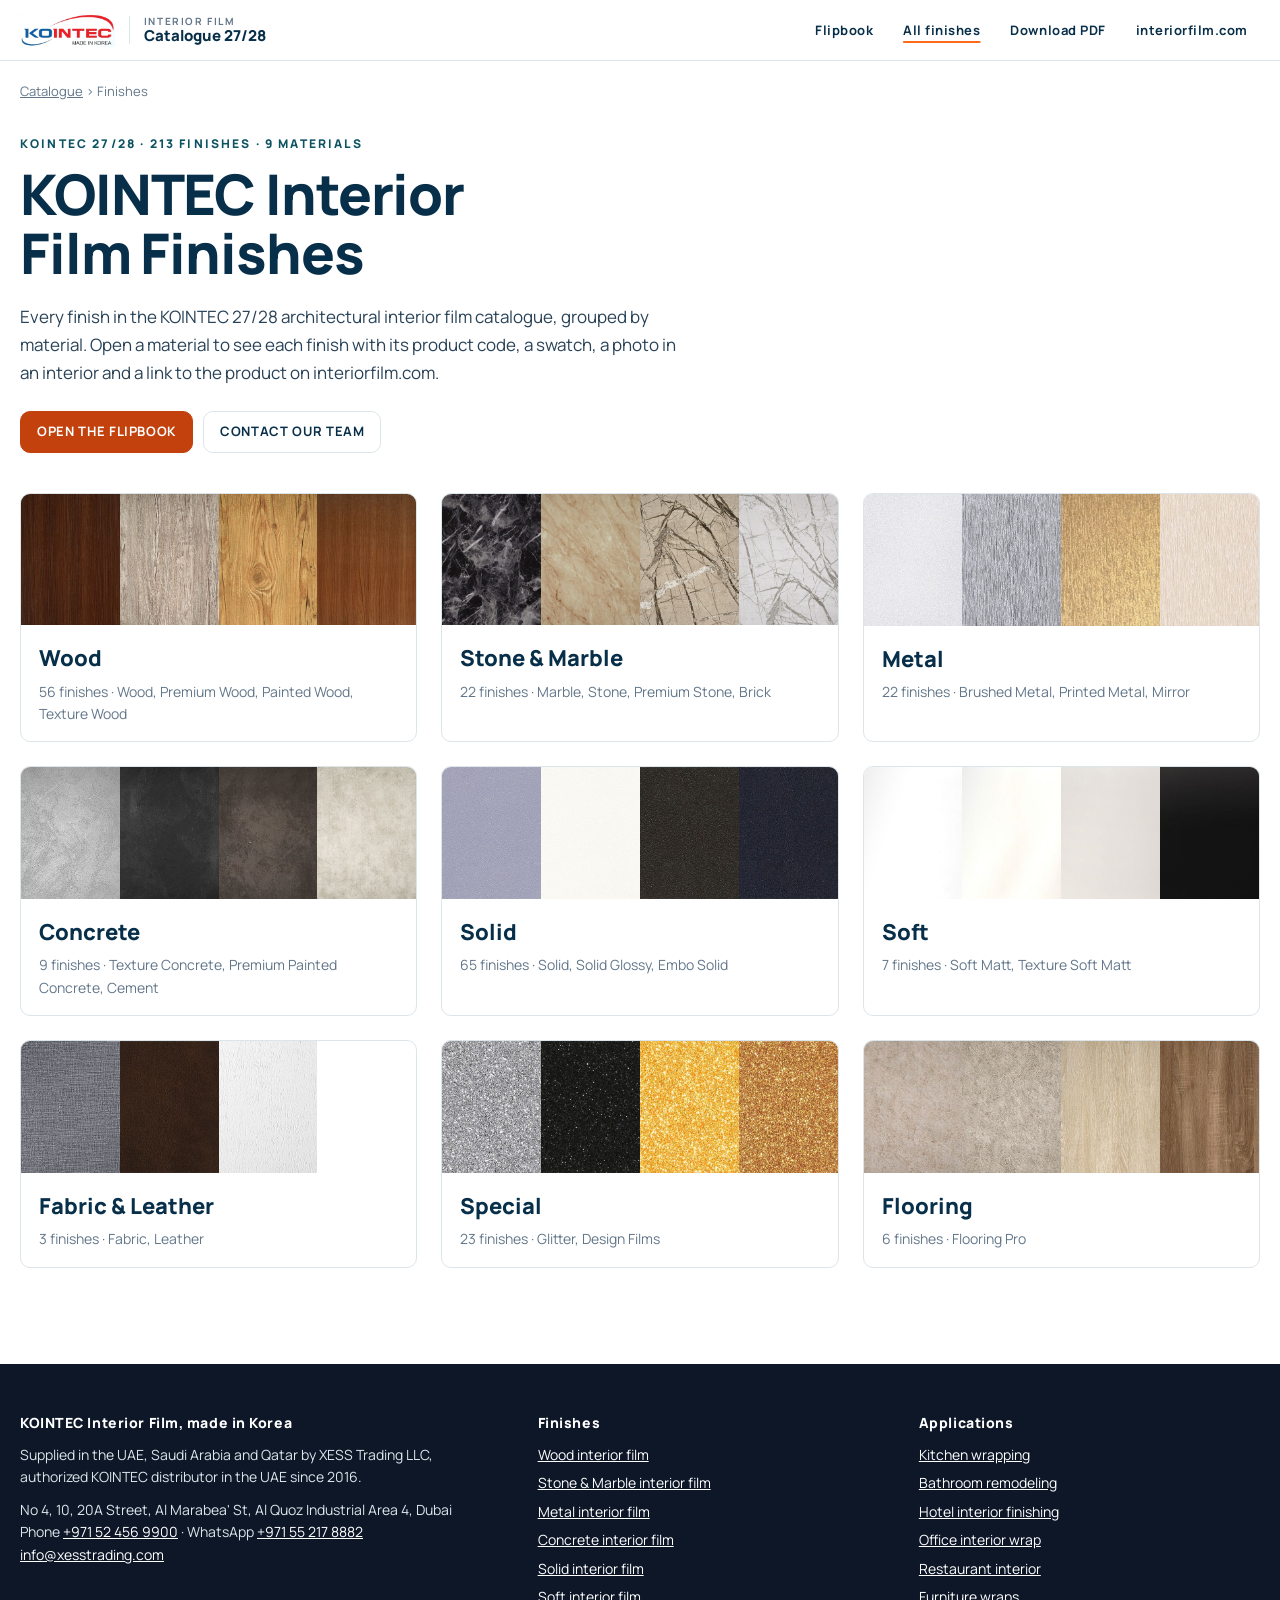
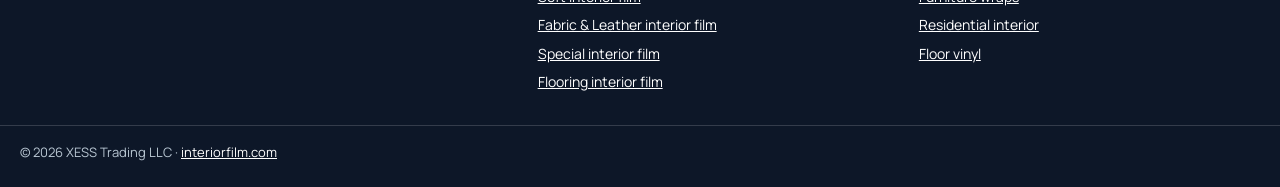
<file: finishes/index.html>
<!doctype html>
<html lang="en">
<head>
<meta charset="utf-8">
<meta name="viewport" content="width=device-width, initial-scale=1, viewport-fit=cover">
<title>Interior Film Finishes by Material | KOINTEC Catalogue</title>
<meta name="description" content="All 213 KOINTEC architectural interior film finishes by material: wood, marble, metal, concrete, solid, soft matt, leather, glitter and flooring. UAE, KSA, Qatar.">
<link rel="canonical" href="https://catalogue.interiorfilm.com/finishes/">
<meta name="robots" content="index, follow, max-image-preview:large">
<meta property="og:type" content="website">
<meta property="og:site_name" content="KOINTEC Interior Film Catalogue">
<meta property="og:title" content="Interior Film Finishes by Material | KOINTEC Catalogue">
<meta property="og:description" content="All 213 KOINTEC architectural interior film finishes by material: wood, marble, metal, concrete, solid, soft matt, leather, glitter and flooring. UAE, KSA, Qatar.">
<meta property="og:url" content="https://catalogue.interiorfilm.com/finishes/">
<meta property="og:image" content="https://catalogue.interiorfilm.com/img/cover.jpg">
<meta name="twitter:card" content="summary_large_image">
<meta name="theme-color" content="#082f49">
<link rel="icon" href="../assets/favicon.svg" type="image/svg+xml">
<link rel="preconnect" href="https://fonts.googleapis.com">
<link rel="preconnect" href="https://fonts.gstatic.com" crossorigin>
<link rel="stylesheet" href="https://fonts.googleapis.com/css2?family=Manrope:wght@400;500;600;700;800&display=swap">
<script type="application/ld+json">{"@context": "https://schema.org", "@graph": [{"@type": "CollectionPage", "name": "KOINTEC Interior Film Finishes", "url": "https://catalogue.interiorfilm.com/finishes/", "description": "All 213 KOINTEC architectural interior film finishes by material: wood, marble, metal, concrete, solid, soft matt, leather, glitter and flooring. UAE, KSA, Qatar.", "publisher": {"@id": "https://interiorfilm.com/#org"}, "hasPart": [{"@type": "CollectionPage", "name": "Wood Interior Film & Wood Vinyl Wrap", "url": "https://catalogue.interiorfilm.com/finishes/wood-interior-film/"}, {"@type": "CollectionPage", "name": "Marble & Stone Interior Film", "url": "https://catalogue.interiorfilm.com/finishes/marble-stone-interior-film/"}, {"@type": "CollectionPage", "name": "Brushed Metal & Mirror Interior Film", "url": "https://catalogue.interiorfilm.com/finishes/metal-interior-film/"}, {"@type": "CollectionPage", "name": "Concrete Interior Film", "url": "https://catalogue.interiorfilm.com/finishes/concrete-interior-film/"}, {"@type": "CollectionPage", "name": "Solid Colour Interior Film", "url": "https://catalogue.interiorfilm.com/finishes/solid-colour-interior-film/"}, {"@type": "CollectionPage", "name": "Soft Matt Interior Film", "url": "https://catalogue.interiorfilm.com/finishes/soft-matt-interior-film/"}, {"@type": "CollectionPage", "name": "Leather & Fabric Interior Film", "url": "https://catalogue.interiorfilm.com/finishes/leather-fabric-interior-film/"}, {"@type": "CollectionPage", "name": "Glitter & Design Films", "url": "https://catalogue.interiorfilm.com/finishes/glitter-decoration-film/"}, {"@type": "CollectionPage", "name": "Flooring Pro Floor Vinyl Film", "url": "https://catalogue.interiorfilm.com/finishes/floor-vinyl-film/"}]}, {"@type": "Organization", "@id": "https://interiorfilm.com/#org", "name": "XESS Trading LLC", "url": "https://interiorfilm.com/", "email": "info@xesstrading.com", "telephone": "+971 52 456 9900", "address": {"@type": "PostalAddress", "streetAddress": "No 4, 10, 20A Street, Al Marabea' St, Al Quoz Industrial Area 4", "addressLocality": "Dubai", "addressCountry": "AE"}, "areaServed": ["AE", "SA", "QA"]}, {"@type": "BreadcrumbList", "itemListElement": [{"@type": "ListItem", "position": 1, "name": "Catalogue", "item": "https://catalogue.interiorfilm.com/"}, {"@type": "ListItem", "position": 2, "name": "Finishes", "item": "https://catalogue.interiorfilm.com/finishes/"}]}]}</script>
<link rel="stylesheet" href="../assets/site.css">
</head><body>
<header class="top"><div class="wrap top-in">
<a class="logo" href="../"><img src="../img/logo-kointec.png" alt="KOINTEC" width="611" height="219"><span class="sep" aria-hidden="true"></span><span class="cat"><small>Interior Film</small> <b>Catalogue 27/28</b></span></a>
<nav aria-label="Main"><a href="../">Flipbook</a><a href="../finishes/" aria-current="page">All finishes</a><a href="https://xesstrading.com/KOINTEC-XT-catalogue-27-28.pdf" rel="noopener">Download PDF</a><a href="https://interiorfilm.com/uae/en" rel="noopener">interiorfilm.com</a></nav></div></header>
<main><div class="wrap">
<nav class="crumbs" aria-label="Breadcrumb"><a href="../">Catalogue</a> › <span>Finishes</span></nav>
<div class="hero hero-solo"><div class="hero-t"><p class="eyebrow">KOINTEC 27/28 · 213 finishes · 9 materials</p>
<h1>KOINTEC Interior Film Finishes</h1>
<p class="lede">Every finish in the KOINTEC 27/28 architectural interior film catalogue, grouped by material. Open a material to see each finish with its product code, a swatch, a photo in an interior and a link to the product on interiorfilm.com.</p>
<div class="acts"><a class="b pri" href="../">Open the flipbook</a><a class="b" href="https://interiorfilm.com/uae/en/contact">Contact our team</a></div></div></div>
<div class="fams"><a class="fam" href="../finishes/wood-interior-film/"><span class="strip"><img src="../img/s/IE057.jpg" alt="" width="520" height="390" loading="lazy"><img src="../img/s/IPW506.jpg" alt="" width="520" height="390" loading="lazy"><img src="../img/s/IPW836.jpg" alt="" width="520" height="390" loading="lazy"><img src="../img/s/IT124.jpg" alt="" width="520" height="390" loading="lazy"></span>
<span class="ft"><b>Wood</b><em>56 finishes · Wood, Premium Wood, Painted Wood, Texture Wood</em></span></a><a class="fam" href="../finishes/marble-stone-interior-film/"><span class="strip"><img src="../img/s/IP401.jpg" alt="" width="520" height="390" loading="lazy"><img src="../img/s/IP413-5.jpg" alt="" width="520" height="390" loading="lazy"><img src="../img/s/IP413-6.jpg" alt="" width="520" height="390" loading="lazy"><img src="../img/s/IP413-7.jpg" alt="" width="520" height="390" loading="lazy"></span>
<span class="ft"><b>Stone &amp; Marble</b><em>22 finishes · Marble, Stone, Premium Stone, Brick</em></span></a><a class="fam" href="../finishes/metal-interior-film/"><span class="strip"><img src="../img/s/IM912-1.jpg" alt="" width="520" height="390" loading="lazy"><img src="../img/s/IM912-2.jpg" alt="" width="520" height="390" loading="lazy"><img src="../img/s/IM914.jpg" alt="" width="520" height="390" loading="lazy"><img src="../img/s/IM915.jpg" alt="" width="520" height="390" loading="lazy"></span>
<span class="ft"><b>Metal</b><em>22 finishes · Brushed Metal, Printed Metal, Mirror</em></span></a><a class="fam" href="../finishes/concrete-interior-film/"><span class="strip"><img src="../img/s/CR200.jpg" alt="" width="520" height="390" loading="lazy"><img src="../img/s/CR300.jpg" alt="" width="520" height="390" loading="lazy"><img src="../img/s/CR400.jpg" alt="" width="520" height="390" loading="lazy"><img src="../img/s/CR500.jpg" alt="" width="520" height="390" loading="lazy"></span>
<span class="ft"><b>Concrete</b><em>9 finishes · Texture Concrete, Premium Painted Concrete, Cement</em></span></a><a class="fam" href="../finishes/solid-colour-interior-film/"><span class="strip"><img src="../img/s/SD801.jpg" alt="" width="520" height="390" loading="lazy"><img src="../img/s/SD803.jpg" alt="" width="520" height="390" loading="lazy"><img src="../img/s/SD804.jpg" alt="" width="520" height="390" loading="lazy"><img src="../img/s/SD805.jpg" alt="" width="520" height="390" loading="lazy"></span>
<span class="ft"><b>Solid</b><em>65 finishes · Solid, Solid Glossy, Embo Solid</em></span></a><a class="fam" href="../finishes/soft-matt-interior-film/"><span class="strip"><img src="../img/s/SM01.jpg" alt="" width="520" height="390" loading="lazy"><img src="../img/s/SM02.jpg" alt="" width="520" height="390" loading="lazy"><img src="../img/s/SM03.jpg" alt="" width="520" height="390" loading="lazy"><img src="../img/s/SM06.jpg" alt="" width="520" height="390" loading="lazy"></span>
<span class="ft"><b>Soft</b><em>7 finishes · Soft Matt, Texture Soft Matt</em></span></a><a class="fam" href="../finishes/leather-fabric-interior-film/"><span class="strip"><img src="../img/s/IE063.jpg" alt="" width="520" height="390" loading="lazy"><img src="../img/s/IE083.jpg" alt="" width="520" height="390" loading="lazy"><img src="../img/s/SD941.jpg" alt="" width="520" height="390" loading="lazy"></span>
<span class="ft"><b>Fabric &amp; Leather</b><em>3 finishes · Fabric, Leather</em></span></a><a class="fam" href="../finishes/glitter-decoration-film/"><span class="strip"><img src="../img/s/P01.jpg" alt="" width="520" height="390" loading="lazy"><img src="../img/s/P02.jpg" alt="" width="520" height="390" loading="lazy"><img src="../img/s/P04.jpg" alt="" width="520" height="390" loading="lazy"><img src="../img/s/P09.jpg" alt="" width="520" height="390" loading="lazy"></span>
<span class="ft"><b>Special</b><em>23 finishes · Glitter, Design Films</em></span></a><a class="fam" href="../finishes/floor-vinyl-film/"><span class="strip"><img src="../img/s/FDS1001.jpg" alt="" width="520" height="390" loading="lazy"><img src="../img/s/FDS1002.jpg" alt="" width="520" height="390" loading="lazy"><img src="../img/s/FDS1004.jpg" alt="" width="520" height="390" loading="lazy"><img src="../img/s/FDS1005.jpg" alt="" width="520" height="390" loading="lazy"></span>
<span class="ft"><b>Flooring</b><em>6 finishes · Flooring Pro</em></span></a></div>
</div></main>
<footer class="foot"><div class="wrap foot-in">
<div><p class="fh">KOINTEC Interior Film, made in Korea</p>
<p>Supplied in the UAE, Saudi Arabia and Qatar by XESS Trading LLC, authorized KOINTEC distributor in the UAE since 2016.</p>
<p>No 4, 10, 20A Street, Al Marabea&#x27; St, Al Quoz Industrial Area 4, Dubai<br>Phone <a href="tel:+971524569900">+971 52 456 9900</a> · WhatsApp <a href="https://wa.me/971552178882">+971 55 217 8882</a><br><a href="mailto:info@xesstrading.com">info@xesstrading.com</a></p></div>
<div><p class="fh">Finishes</p><ul><li><a href="../finishes/wood-interior-film/">Wood interior film</a></li><li><a href="../finishes/marble-stone-interior-film/">Stone &amp; Marble interior film</a></li><li><a href="../finishes/metal-interior-film/">Metal interior film</a></li><li><a href="../finishes/concrete-interior-film/">Concrete interior film</a></li><li><a href="../finishes/solid-colour-interior-film/">Solid interior film</a></li><li><a href="../finishes/soft-matt-interior-film/">Soft interior film</a></li><li><a href="../finishes/leather-fabric-interior-film/">Fabric &amp; Leather interior film</a></li><li><a href="../finishes/glitter-decoration-film/">Special interior film</a></li><li><a href="../finishes/floor-vinyl-film/">Flooring interior film</a></li></ul></div>
<div><p class="fh">Applications</p><ul><li><a href="https://interiorfilm.com/uae/en/kitchen-wrapping">Kitchen wrapping</a></li><li><a href="https://interiorfilm.com/uae/en/bathroom-remodeling">Bathroom remodeling</a></li><li><a href="https://interiorfilm.com/uae/en/hotel-interior-finishing">Hotel interior finishing</a></li><li><a href="https://interiorfilm.com/uae/en/office-interior-wrap">Office interior wrap</a></li><li><a href="https://interiorfilm.com/uae/en/restaurant-interior">Restaurant interior</a></li><li><a href="https://interiorfilm.com/uae/en/furniture-wraps">Furniture wraps</a></li><li><a href="https://interiorfilm.com/uae/en/residential-interior">Residential interior</a></li><li><a href="https://interiorfilm.com/uae/en/floor-vinyl">Floor vinyl</a></li></ul></div>
</div><div class="wrap legal">© 2026 XESS Trading LLC · <a href="https://interiorfilm.com/">interiorfilm.com</a></div></footer>
</body></html>
</file>
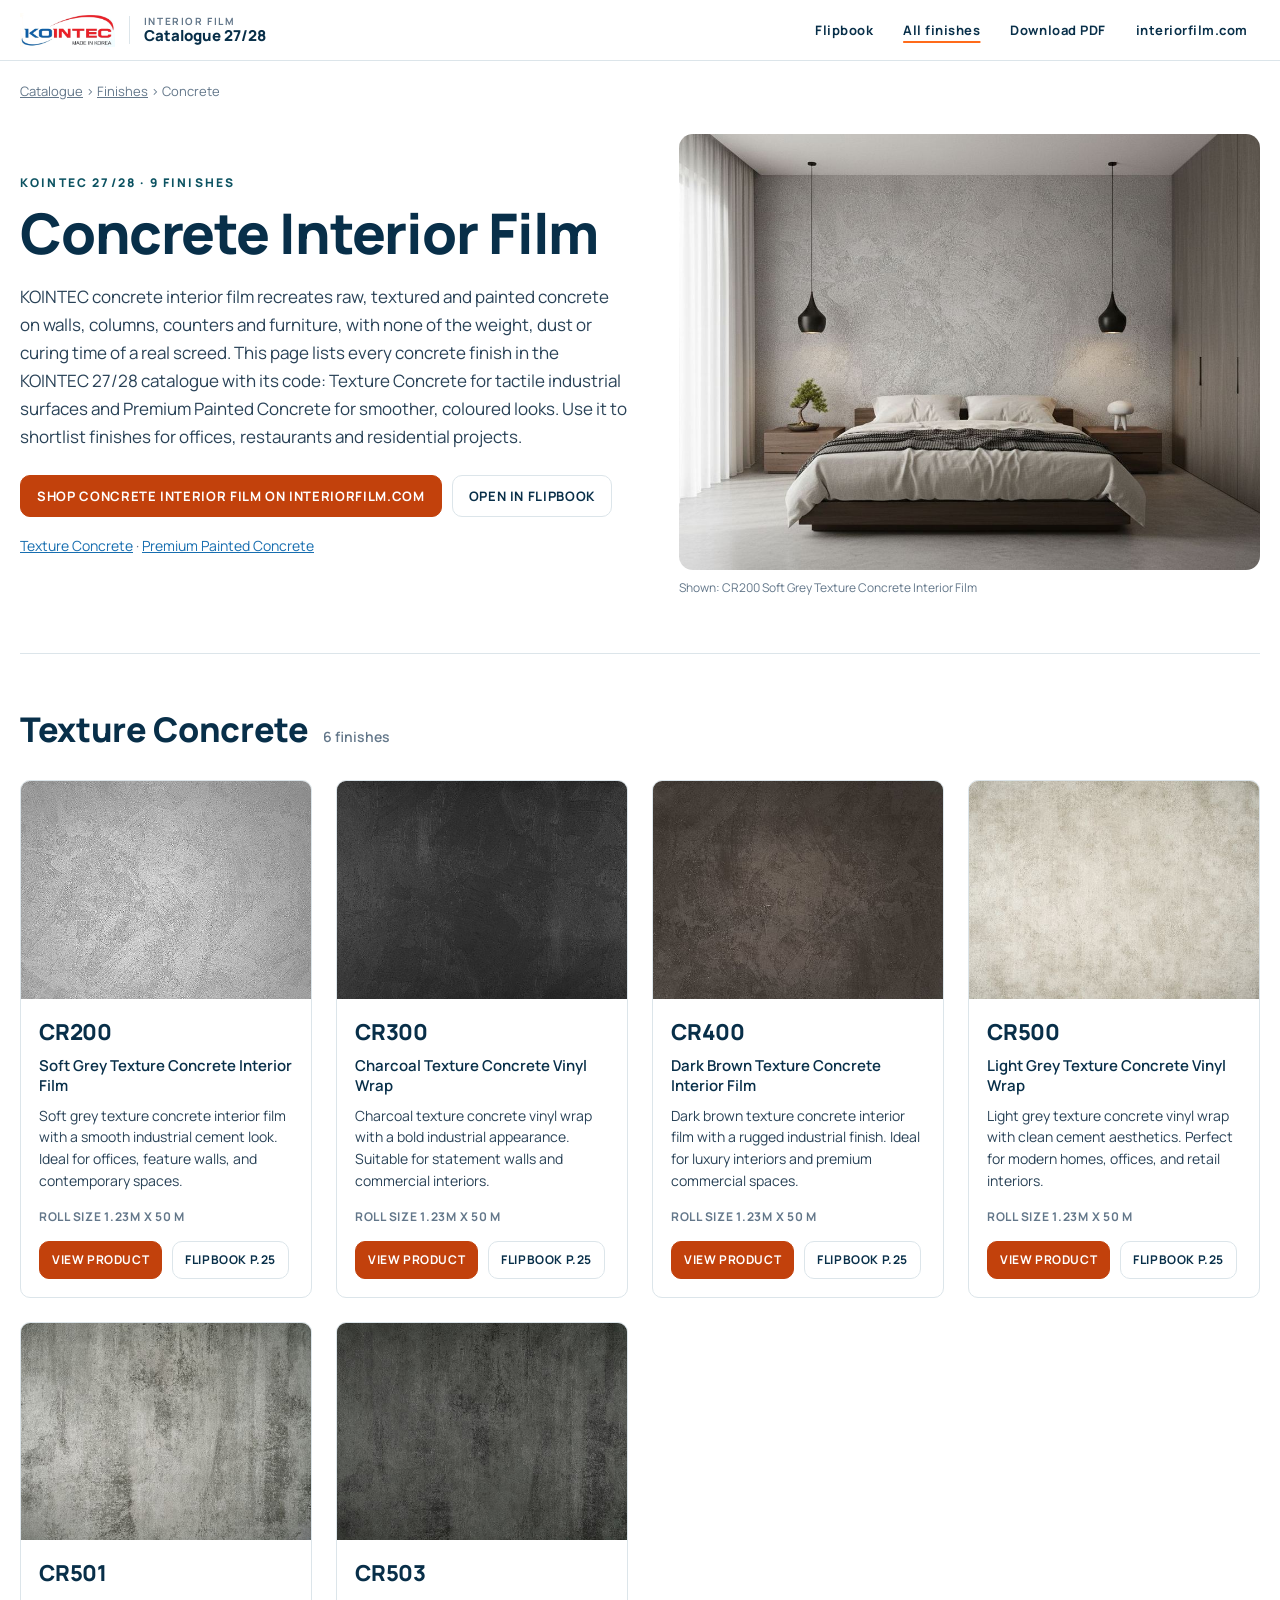
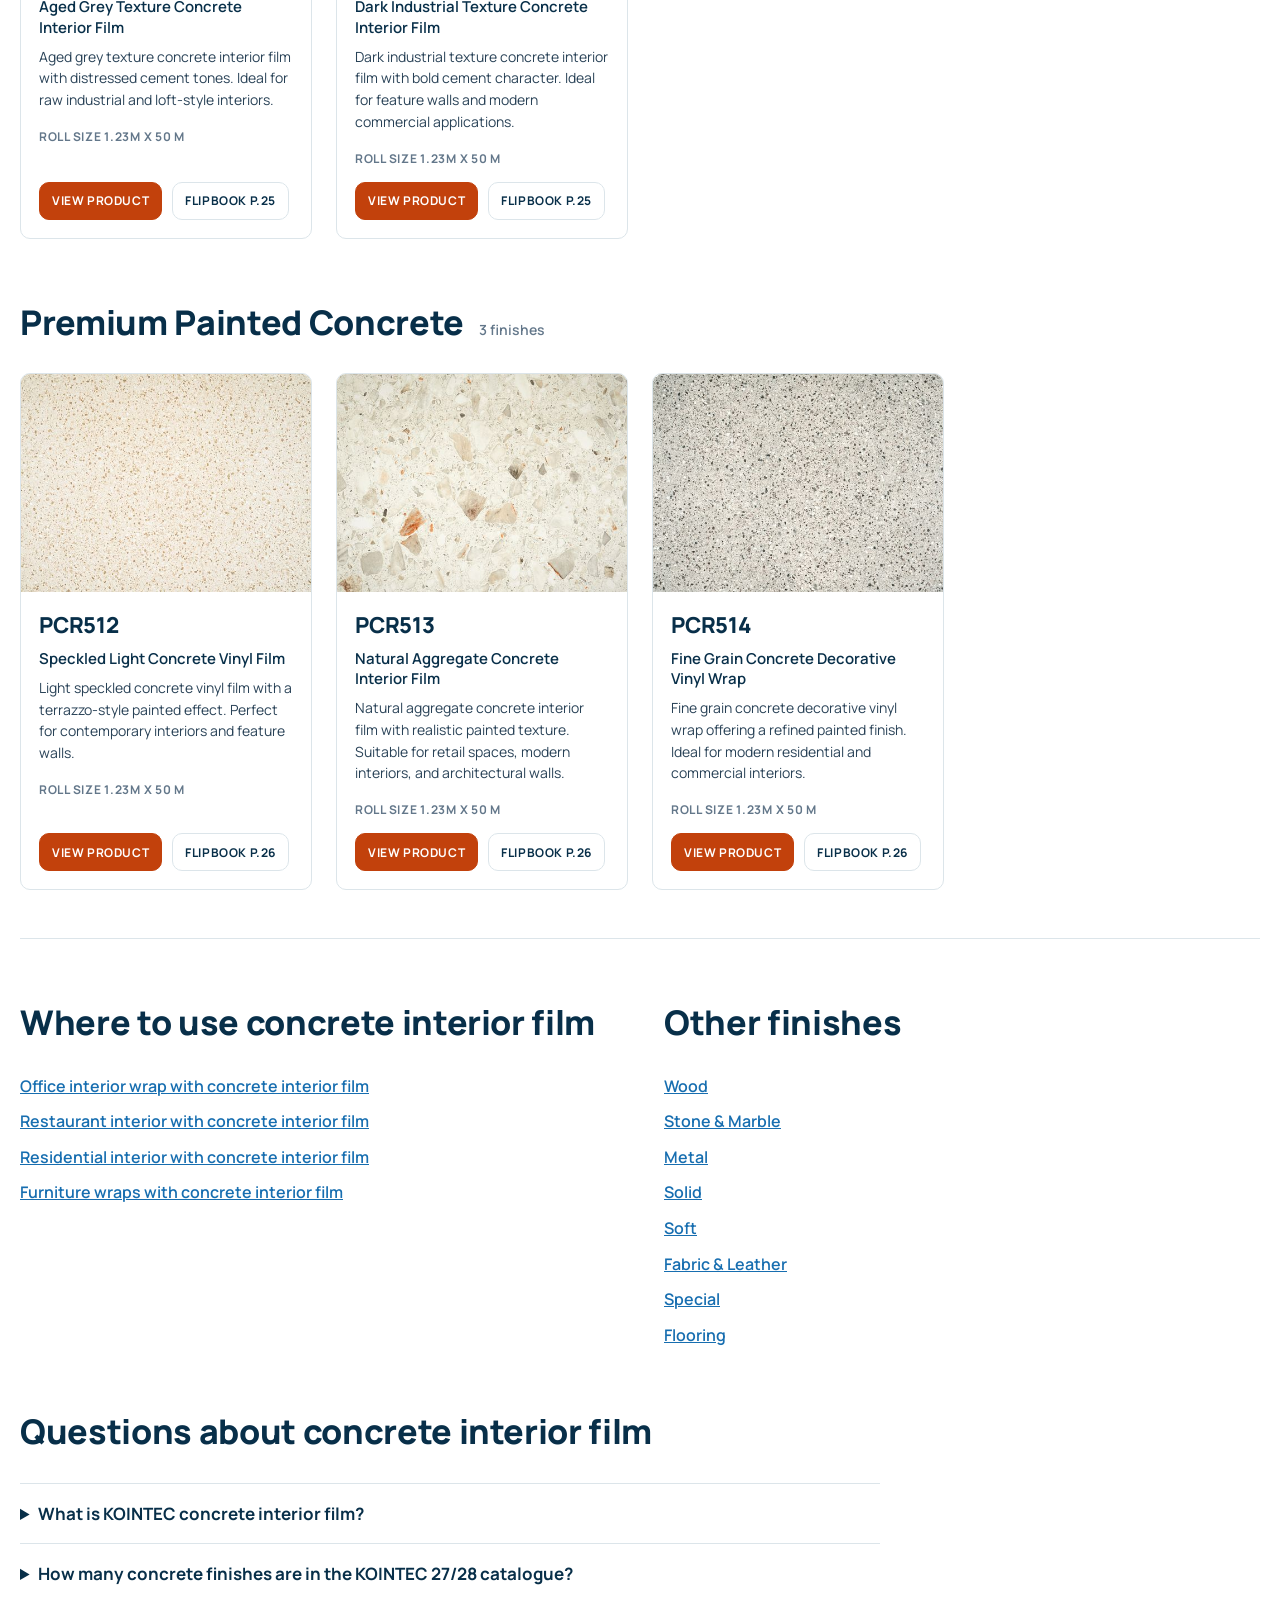
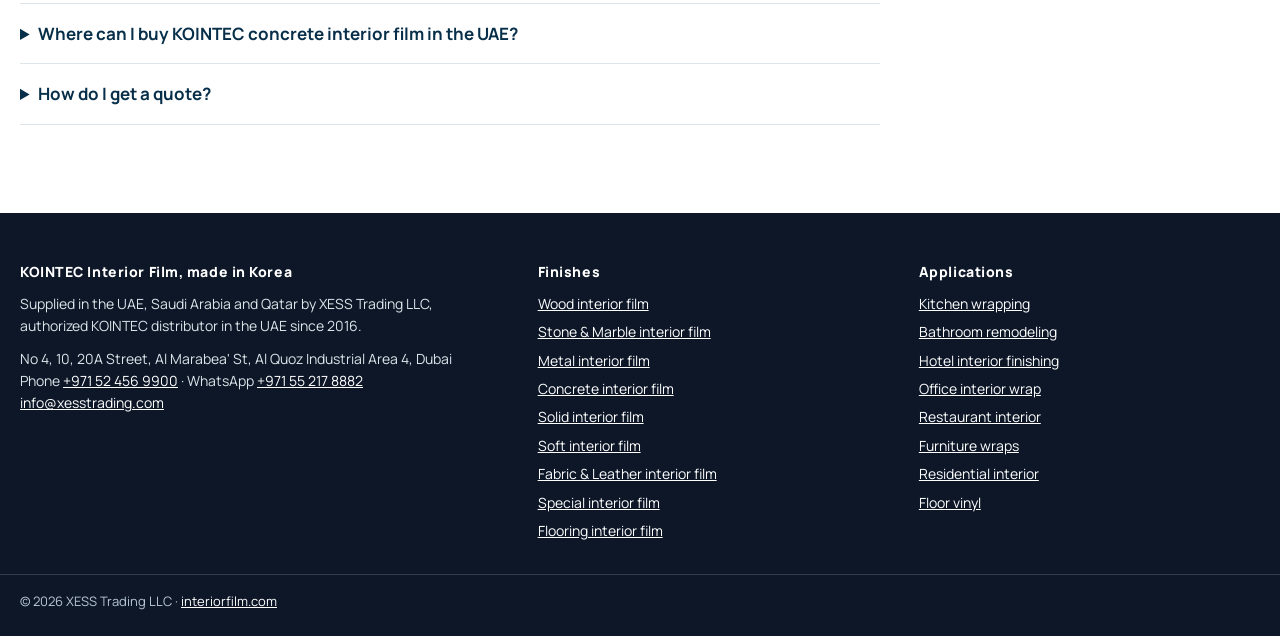
<file: finishes/concrete-interior-film/index.html>
<!doctype html>
<html lang="en">
<head>
<meta charset="utf-8">
<meta name="viewport" content="width=device-width, initial-scale=1, viewport-fit=cover">
<title>Concrete Interior Film &amp; Vinyl Wrap | KOINTEC UAE</title>
<meta name="description" content="9 KOINTEC concrete interior film finishes with codes, swatches and interior photos. Concrete interior film for UAE, KSA and Qatar projects, supplied by XESS…">
<link rel="canonical" href="https://catalogue.interiorfilm.com/finishes/concrete-interior-film/">
<meta name="robots" content="index, follow, max-image-preview:large">
<meta property="og:type" content="website">
<meta property="og:site_name" content="KOINTEC Interior Film Catalogue">
<meta property="og:title" content="Concrete Interior Film &amp; Vinyl Wrap | KOINTEC UAE">
<meta property="og:description" content="9 KOINTEC concrete interior film finishes with codes, swatches and interior photos. Concrete interior film for UAE, KSA and Qatar projects, supplied by XESS…">
<meta property="og:url" content="https://catalogue.interiorfilm.com/finishes/concrete-interior-film/">
<meta property="og:image" content="https://catalogue.interiorfilm.com/img/a/CR200.jpg">
<meta name="twitter:card" content="summary_large_image">
<meta name="theme-color" content="#082f49">
<link rel="icon" href="../../assets/favicon.svg" type="image/svg+xml">
<link rel="preconnect" href="https://fonts.googleapis.com">
<link rel="preconnect" href="https://fonts.gstatic.com" crossorigin>
<link rel="stylesheet" href="https://fonts.googleapis.com/css2?family=Manrope:wght@400;500;600;700;800&display=swap">
<script type="application/ld+json">{"@context": "https://schema.org", "@graph": [{"@type": "CollectionPage", "name": "Concrete Interior Film", "url": "https://catalogue.interiorfilm.com/finishes/concrete-interior-film/", "description": "9 KOINTEC concrete interior film finishes with codes, swatches and interior photos. Concrete interior film for UAE, KSA and Qatar projects, supplied by XESS…", "publisher": {"@id": "https://interiorfilm.com/#org"}}, {"@type": "Organization", "@id": "https://interiorfilm.com/#org", "name": "XESS Trading LLC", "url": "https://interiorfilm.com/", "email": "info@xesstrading.com", "telephone": "+971 52 456 9900", "address": {"@type": "PostalAddress", "streetAddress": "No 4, 10, 20A Street, Al Marabea' St, Al Quoz Industrial Area 4", "addressLocality": "Dubai", "addressCountry": "AE"}, "areaServed": ["AE", "SA", "QA"]}, {"@type": "BreadcrumbList", "itemListElement": [{"@type": "ListItem", "position": 1, "name": "Catalogue", "item": "https://catalogue.interiorfilm.com/"}, {"@type": "ListItem", "position": 2, "name": "Finishes", "item": "https://catalogue.interiorfilm.com/finishes/"}, {"@type": "ListItem", "position": 3, "name": "Concrete", "item": "https://catalogue.interiorfilm.com/finishes/concrete-interior-film/"}]}, {"@type": "ItemList", "name": "KOINTEC Concrete interior film finishes", "numberOfItems": 9, "itemListElement": [{"@type": "ListItem", "position": 1, "item": {"@type": "Product", "name": "Soft Grey Texture Concrete Interior Film", "sku": "CR200", "brand": {"@type": "Brand", "name": "KOINTEC"}, "image": "https://catalogue.interiorfilm.com/img/s/CR200.jpg", "description": "Soft grey texture concrete interior film with a smooth industrial cement look. Ideal for offices, feature walls, and contemporary spaces.", "url": "https://interiorfilm.com/uae/en/category/concrete/texture-concrete/soft-grey-texture-concrete-interior-film", "category": "Concrete interior film"}}, {"@type": "ListItem", "position": 2, "item": {"@type": "Product", "name": "Charcoal Texture Concrete Vinyl Wrap", "sku": "CR300", "brand": {"@type": "Brand", "name": "KOINTEC"}, "image": "https://catalogue.interiorfilm.com/img/s/CR300.jpg", "description": "Charcoal texture concrete vinyl wrap with a bold industrial appearance. Suitable for statement walls and commercial interiors.", "url": "https://interiorfilm.com/uae/en/category/concrete/texture-concrete/charcoal-texture-concrete-vinyl-wrap", "category": "Concrete interior film"}}, {"@type": "ListItem", "position": 3, "item": {"@type": "Product", "name": "Dark Brown Texture Concrete Interior Film", "sku": "CR400", "brand": {"@type": "Brand", "name": "KOINTEC"}, "image": "https://catalogue.interiorfilm.com/img/s/CR400.jpg", "description": "Dark brown texture concrete interior film with a rugged industrial finish. Ideal for luxury interiors and premium commercial spaces.", "url": "https://interiorfilm.com/uae/en/category/concrete/texture-concrete/dark-brown-texture-concrete-interior-film", "category": "Concrete interior film"}}, {"@type": "ListItem", "position": 4, "item": {"@type": "Product", "name": "Light Grey Texture Concrete Vinyl Wrap", "sku": "CR500", "brand": {"@type": "Brand", "name": "KOINTEC"}, "image": "https://catalogue.interiorfilm.com/img/s/CR500.jpg", "description": "Light grey texture concrete vinyl wrap with clean cement aesthetics. Perfect for modern homes, offices, and retail interiors.", "url": "https://interiorfilm.com/uae/en/category/concrete/texture-concrete/light-grey-texture-concrete-vinyl-wrap", "category": "Concrete interior film"}}, {"@type": "ListItem", "position": 5, "item": {"@type": "Product", "name": "Aged Grey Texture Concrete Interior Film", "sku": "CR501", "brand": {"@type": "Brand", "name": "KOINTEC"}, "image": "https://catalogue.interiorfilm.com/img/s/CR501.jpg", "description": "Aged grey texture concrete interior film with distressed cement tones. Ideal for raw industrial and loft-style interiors.", "url": "https://interiorfilm.com/uae/en/category/concrete/texture-concrete/aged-grey-texture-concrete-interior-film", "category": "Concrete interior film"}}, {"@type": "ListItem", "position": 6, "item": {"@type": "Product", "name": "Dark Industrial Texture Concrete Interior Film", "sku": "CR503", "brand": {"@type": "Brand", "name": "KOINTEC"}, "image": "https://catalogue.interiorfilm.com/img/s/CR503.jpg", "description": "Dark industrial texture concrete interior film with bold cement character. Ideal for feature walls and modern commercial applications.", "url": "https://interiorfilm.com/uae/en/category/concrete/texture-concrete/dark-industrial-texture-concrete-interior-film", "category": "Concrete interior film"}}, {"@type": "ListItem", "position": 7, "item": {"@type": "Product", "name": "Speckled Light Concrete Vinyl Film", "sku": "PCR512", "brand": {"@type": "Brand", "name": "KOINTEC"}, "image": "https://catalogue.interiorfilm.com/img/s/PCR512.jpg", "description": "Light speckled concrete vinyl film with a terrazzo-style painted effect. Perfect for contemporary interiors and feature walls.", "url": "https://interiorfilm.com/uae/en/category/concrete/premium-painted-concrete/speckled-light-concrete-vinyl-film", "category": "Concrete interior film"}}, {"@type": "ListItem", "position": 8, "item": {"@type": "Product", "name": "Natural Aggregate Concrete Interior Film", "sku": "PCR513", "brand": {"@type": "Brand", "name": "KOINTEC"}, "image": "https://catalogue.interiorfilm.com/img/s/PCR513.jpg", "description": "Natural aggregate concrete interior film with realistic painted texture. Suitable for retail spaces, modern interiors, and architectural walls.", "url": "https://interiorfilm.com/uae/en/category/concrete/premium-painted-concrete/natural-aggregate-concrete-interior-film", "category": "Concrete interior film"}}, {"@type": "ListItem", "position": 9, "item": {"@type": "Product", "name": "Fine Grain Concrete Decorative Vinyl Wrap", "sku": "PCR514", "brand": {"@type": "Brand", "name": "KOINTEC"}, "image": "https://catalogue.interiorfilm.com/img/s/PCR514.jpg", "description": "Fine grain concrete decorative vinyl wrap offering a refined painted finish. Ideal for modern residential and commercial interiors.", "url": "https://interiorfilm.com/uae/en/category/concrete/premium-painted-concrete/fine-grain-concrete-decorative-vinyl-wrap", "category": "Concrete interior film"}}]}, {"@type": "FAQPage", "mainEntity": [{"@type": "Question", "name": "What is KOINTEC concrete interior film?", "acceptedAnswer": {"@type": "Answer", "text": "It is a self-adhesive architectural film, made in Korea, that gives existing surfaces such as cabinets, doors, walls and furniture a concrete finish without replacing them."}}, {"@type": "Question", "name": "How many concrete finishes are in the KOINTEC 27/28 catalogue?", "acceptedAnswer": {"@type": "Answer", "text": "9 finishes across Texture Concrete, Premium Painted Concrete, Cement. Each one is listed on this page with its product code."}}, {"@type": "Question", "name": "Where can I buy KOINTEC concrete interior film in the UAE?", "acceptedAnswer": {"@type": "Answer", "text": "From XESS Trading LLC in Al Quoz, Dubai, the authorized KOINTEC distributor in the UAE since 2016, through interiorfilm.com. We also supply Saudi Arabia and Qatar."}}, {"@type": "Question", "name": "How do I get a quote?", "acceptedAnswer": {"@type": "Answer", "text": "Send the product codes you like to our team through the contact page on interiorfilm.com, by WhatsApp on +971 55 217 8882 or by email to info@xesstrading.com."}}]}]}</script>
<link rel="stylesheet" href="../../assets/site.css">
</head><body>
<header class="top"><div class="wrap top-in">
<a class="logo" href="../../"><img src="../../img/logo-kointec.png" alt="KOINTEC" width="611" height="219"><span class="sep" aria-hidden="true"></span><span class="cat"><small>Interior Film</small> <b>Catalogue 27/28</b></span></a>
<nav aria-label="Main"><a href="../../">Flipbook</a><a href="../../finishes/" aria-current="page">All finishes</a><a href="https://xesstrading.com/KOINTEC-XT-catalogue-27-28.pdf" rel="noopener">Download PDF</a><a href="https://interiorfilm.com/uae/en" rel="noopener">interiorfilm.com</a></nav></div></header>
<main>
<div class="wrap">
<nav class="crumbs" aria-label="Breadcrumb"><a href="../../">Catalogue</a> › <a href="../../finishes/">Finishes</a> › <span>Concrete</span></nav>
<div class="hero">
<div class="hero-t"><p class="eyebrow">KOINTEC 27/28 · 9 finishes</p>
<h1>Concrete Interior Film</h1>
<p class="lede">KOINTEC concrete interior film recreates raw, textured and painted concrete on walls, columns, counters and furniture, with none of the weight, dust or curing time of a real screed. This page lists every concrete finish in the KOINTEC 27/28 catalogue with its code: Texture Concrete for tactile industrial surfaces and Premium Painted Concrete for smoother, coloured looks. Use it to shortlist finishes for offices, restaurants and residential projects.</p>
<div class="acts"><a class="b pri" href="https://interiorfilm.com/uae/en/category/concrete">Shop concrete interior film on interiorfilm.com</a><a class="b" href="../../#page-24">Open in flipbook</a></div>
<p class="jump"><a href="#texture-concrete">Texture Concrete</a> · <a href="#premium-painted-concrete">Premium Painted Concrete</a></p></div>
<figure class="hero-i"><img src="../../img/a/CR200.jpg" alt="Soft Grey Texture Concrete Interior Film (CR200) in an interior" width="1100" height="825" fetchpriority="high"><figcaption>Shown: CR200 Soft Grey Texture Concrete Interior Film</figcaption></figure>
</div>
<section class="grp" id="texture-concrete"><h2>Texture Concrete <span>6 finishes</span></h2><div class="grid"><article class="card" id="cr200">
<div class="sw"><img src="../../img/s/CR200.jpg" alt="CR200 Soft Grey Texture Concrete Interior Film swatch" width="520" height="390" loading="lazy" decoding="async"></div>
<div class="meta"><p class="code">CR200</p><h3>Soft Grey Texture Concrete Interior Film</h3>
<p class="d">Soft grey texture concrete interior film with a smooth industrial cement look. Ideal for offices, feature walls, and contemporary spaces.</p><p class="sz">Roll size 1.23m x 50 m</p>
<div class="acts"><a class="b pri" href="https://interiorfilm.com/uae/en/category/concrete/texture-concrete/soft-grey-texture-concrete-interior-film">View product</a><a class="b" href="../../#page-25">Flipbook p.25</a></div></div></article><article class="card" id="cr300">
<div class="sw"><img src="../../img/s/CR300.jpg" alt="CR300 Charcoal Texture Concrete Vinyl Wrap swatch" width="520" height="390" loading="lazy" decoding="async"></div>
<div class="meta"><p class="code">CR300</p><h3>Charcoal Texture Concrete Vinyl Wrap</h3>
<p class="d">Charcoal texture concrete vinyl wrap with a bold industrial appearance. Suitable for statement walls and commercial interiors.</p><p class="sz">Roll size 1.23m x 50 m</p>
<div class="acts"><a class="b pri" href="https://interiorfilm.com/uae/en/category/concrete/texture-concrete/charcoal-texture-concrete-vinyl-wrap">View product</a><a class="b" href="../../#page-25">Flipbook p.25</a></div></div></article><article class="card" id="cr400">
<div class="sw"><img src="../../img/s/CR400.jpg" alt="CR400 Dark Brown Texture Concrete Interior Film swatch" width="520" height="390" loading="lazy" decoding="async"></div>
<div class="meta"><p class="code">CR400</p><h3>Dark Brown Texture Concrete Interior Film</h3>
<p class="d">Dark brown texture concrete interior film with a rugged industrial finish. Ideal for luxury interiors and premium commercial spaces.</p><p class="sz">Roll size 1.23m x 50 m</p>
<div class="acts"><a class="b pri" href="https://interiorfilm.com/uae/en/category/concrete/texture-concrete/dark-brown-texture-concrete-interior-film">View product</a><a class="b" href="../../#page-25">Flipbook p.25</a></div></div></article><article class="card" id="cr500">
<div class="sw"><img src="../../img/s/CR500.jpg" alt="CR500 Light Grey Texture Concrete Vinyl Wrap swatch" width="520" height="390" loading="lazy" decoding="async"></div>
<div class="meta"><p class="code">CR500</p><h3>Light Grey Texture Concrete Vinyl Wrap</h3>
<p class="d">Light grey texture concrete vinyl wrap with clean cement aesthetics. Perfect for modern homes, offices, and retail interiors.</p><p class="sz">Roll size 1.23m x 50 m</p>
<div class="acts"><a class="b pri" href="https://interiorfilm.com/uae/en/category/concrete/texture-concrete/light-grey-texture-concrete-vinyl-wrap">View product</a><a class="b" href="../../#page-25">Flipbook p.25</a></div></div></article><article class="card" id="cr501">
<div class="sw"><img src="../../img/s/CR501.jpg" alt="CR501 Aged Grey Texture Concrete Interior Film swatch" width="520" height="390" loading="lazy" decoding="async"></div>
<div class="meta"><p class="code">CR501</p><h3>Aged Grey Texture Concrete Interior Film</h3>
<p class="d">Aged grey texture concrete interior film with distressed cement tones. Ideal for raw industrial and loft-style interiors.</p><p class="sz">Roll size 1.23m x 50 m</p>
<div class="acts"><a class="b pri" href="https://interiorfilm.com/uae/en/category/concrete/texture-concrete/aged-grey-texture-concrete-interior-film">View product</a><a class="b" href="../../#page-25">Flipbook p.25</a></div></div></article><article class="card" id="cr503">
<div class="sw"><img src="../../img/s/CR503.jpg" alt="CR503 Dark Industrial Texture Concrete Interior Film swatch" width="520" height="390" loading="lazy" decoding="async"></div>
<div class="meta"><p class="code">CR503</p><h3>Dark Industrial Texture Concrete Interior Film</h3>
<p class="d">Dark industrial texture concrete interior film with bold cement character. Ideal for feature walls and modern commercial applications.</p><p class="sz">Roll size 1.23m x 50 m</p>
<div class="acts"><a class="b pri" href="https://interiorfilm.com/uae/en/category/concrete/texture-concrete/dark-industrial-texture-concrete-interior-film">View product</a><a class="b" href="../../#page-25">Flipbook p.25</a></div></div></article></div></section><section class="grp" id="premium-painted-concrete"><h2>Premium Painted Concrete <span>3 finishes</span></h2><div class="grid"><article class="card" id="pcr512">
<div class="sw"><img src="../../img/s/PCR512.jpg" alt="PCR512 Speckled Light Concrete Vinyl Film swatch" width="520" height="390" loading="lazy" decoding="async"></div>
<div class="meta"><p class="code">PCR512</p><h3>Speckled Light Concrete Vinyl Film</h3>
<p class="d">Light speckled concrete vinyl film with a terrazzo-style painted effect. Perfect for contemporary interiors and feature walls.</p><p class="sz">Roll size 1.23m x 50 m</p>
<div class="acts"><a class="b pri" href="https://interiorfilm.com/uae/en/category/concrete/premium-painted-concrete/speckled-light-concrete-vinyl-film">View product</a><a class="b" href="../../#page-26">Flipbook p.26</a></div></div></article><article class="card" id="pcr513">
<div class="sw"><img src="../../img/s/PCR513.jpg" alt="PCR513 Natural Aggregate Concrete Interior Film swatch" width="520" height="390" loading="lazy" decoding="async"></div>
<div class="meta"><p class="code">PCR513</p><h3>Natural Aggregate Concrete Interior Film</h3>
<p class="d">Natural aggregate concrete interior film with realistic painted texture. Suitable for retail spaces, modern interiors, and architectural walls.</p><p class="sz">Roll size 1.23m x 50 m</p>
<div class="acts"><a class="b pri" href="https://interiorfilm.com/uae/en/category/concrete/premium-painted-concrete/natural-aggregate-concrete-interior-film">View product</a><a class="b" href="../../#page-26">Flipbook p.26</a></div></div></article><article class="card" id="pcr514">
<div class="sw"><img src="../../img/s/PCR514.jpg" alt="PCR514 Fine Grain Concrete Decorative Vinyl Wrap swatch" width="520" height="390" loading="lazy" decoding="async"></div>
<div class="meta"><p class="code">PCR514</p><h3>Fine Grain Concrete Decorative Vinyl Wrap</h3>
<p class="d">Fine grain concrete decorative vinyl wrap offering a refined painted finish. Ideal for modern residential and commercial interiors.</p><p class="sz">Roll size 1.23m x 50 m</p>
<div class="acts"><a class="b pri" href="https://interiorfilm.com/uae/en/category/concrete/premium-painted-concrete/fine-grain-concrete-decorative-vinyl-wrap">View product</a><a class="b" href="../../#page-26">Flipbook p.26</a></div></div></article></div></section>
<section class="more">
<div><h2>Where to use concrete interior film</h2><ul class="links"><li><a href="https://interiorfilm.com/uae/en/office-interior-wrap">Office interior wrap with concrete interior film</a></li><li><a href="https://interiorfilm.com/uae/en/restaurant-interior">Restaurant interior with concrete interior film</a></li><li><a href="https://interiorfilm.com/uae/en/residential-interior">Residential interior with concrete interior film</a></li><li><a href="https://interiorfilm.com/uae/en/furniture-wraps">Furniture wraps with concrete interior film</a></li></ul></div>
<div><h2>Other finishes</h2><ul class="links"><li><a href="../../finishes/wood-interior-film/">Wood</a></li><li><a href="../../finishes/marble-stone-interior-film/">Stone &amp; Marble</a></li><li><a href="../../finishes/metal-interior-film/">Metal</a></li><li><a href="../../finishes/solid-colour-interior-film/">Solid</a></li><li><a href="../../finishes/soft-matt-interior-film/">Soft</a></li><li><a href="../../finishes/leather-fabric-interior-film/">Fabric &amp; Leather</a></li><li><a href="../../finishes/glitter-decoration-film/">Special</a></li><li><a href="../../finishes/floor-vinyl-film/">Flooring</a></li></ul></div>
</section>
<section class="faq"><h2>Questions about concrete interior film</h2>
<details><summary>What is KOINTEC concrete interior film?</summary><p>It is a self-adhesive architectural film, made in Korea, that gives existing surfaces such as cabinets, doors, walls and furniture a concrete finish without replacing them.</p></details><details><summary>How many concrete finishes are in the KOINTEC 27/28 catalogue?</summary><p>9 finishes across Texture Concrete, Premium Painted Concrete, Cement. Each one is listed on this page with its product code.</p></details><details><summary>Where can I buy KOINTEC concrete interior film in the UAE?</summary><p>From XESS Trading LLC in Al Quoz, Dubai, the authorized KOINTEC distributor in the UAE since 2016, through interiorfilm.com. We also supply Saudi Arabia and Qatar.</p></details><details><summary>How do I get a quote?</summary><p>Send the product codes you like to our team through the contact page on interiorfilm.com, by WhatsApp on +971 55 217 8882 or by email to info@xesstrading.com.</p></details>
</section>
</div>
</main>
<footer class="foot"><div class="wrap foot-in">
<div><p class="fh">KOINTEC Interior Film, made in Korea</p>
<p>Supplied in the UAE, Saudi Arabia and Qatar by XESS Trading LLC, authorized KOINTEC distributor in the UAE since 2016.</p>
<p>No 4, 10, 20A Street, Al Marabea&#x27; St, Al Quoz Industrial Area 4, Dubai<br>Phone <a href="tel:+971524569900">+971 52 456 9900</a> · WhatsApp <a href="https://wa.me/971552178882">+971 55 217 8882</a><br><a href="mailto:info@xesstrading.com">info@xesstrading.com</a></p></div>
<div><p class="fh">Finishes</p><ul><li><a href="../../finishes/wood-interior-film/">Wood interior film</a></li><li><a href="../../finishes/marble-stone-interior-film/">Stone &amp; Marble interior film</a></li><li><a href="../../finishes/metal-interior-film/">Metal interior film</a></li><li><a href="../../finishes/concrete-interior-film/">Concrete interior film</a></li><li><a href="../../finishes/solid-colour-interior-film/">Solid interior film</a></li><li><a href="../../finishes/soft-matt-interior-film/">Soft interior film</a></li><li><a href="../../finishes/leather-fabric-interior-film/">Fabric &amp; Leather interior film</a></li><li><a href="../../finishes/glitter-decoration-film/">Special interior film</a></li><li><a href="../../finishes/floor-vinyl-film/">Flooring interior film</a></li></ul></div>
<div><p class="fh">Applications</p><ul><li><a href="https://interiorfilm.com/uae/en/kitchen-wrapping">Kitchen wrapping</a></li><li><a href="https://interiorfilm.com/uae/en/bathroom-remodeling">Bathroom remodeling</a></li><li><a href="https://interiorfilm.com/uae/en/hotel-interior-finishing">Hotel interior finishing</a></li><li><a href="https://interiorfilm.com/uae/en/office-interior-wrap">Office interior wrap</a></li><li><a href="https://interiorfilm.com/uae/en/restaurant-interior">Restaurant interior</a></li><li><a href="https://interiorfilm.com/uae/en/furniture-wraps">Furniture wraps</a></li><li><a href="https://interiorfilm.com/uae/en/residential-interior">Residential interior</a></li><li><a href="https://interiorfilm.com/uae/en/floor-vinyl">Floor vinyl</a></li></ul></div>
</div><div class="wrap legal">© 2026 XESS Trading LLC · <a href="https://interiorfilm.com/">interiorfilm.com</a></div></footer>
</body></html>
</file>
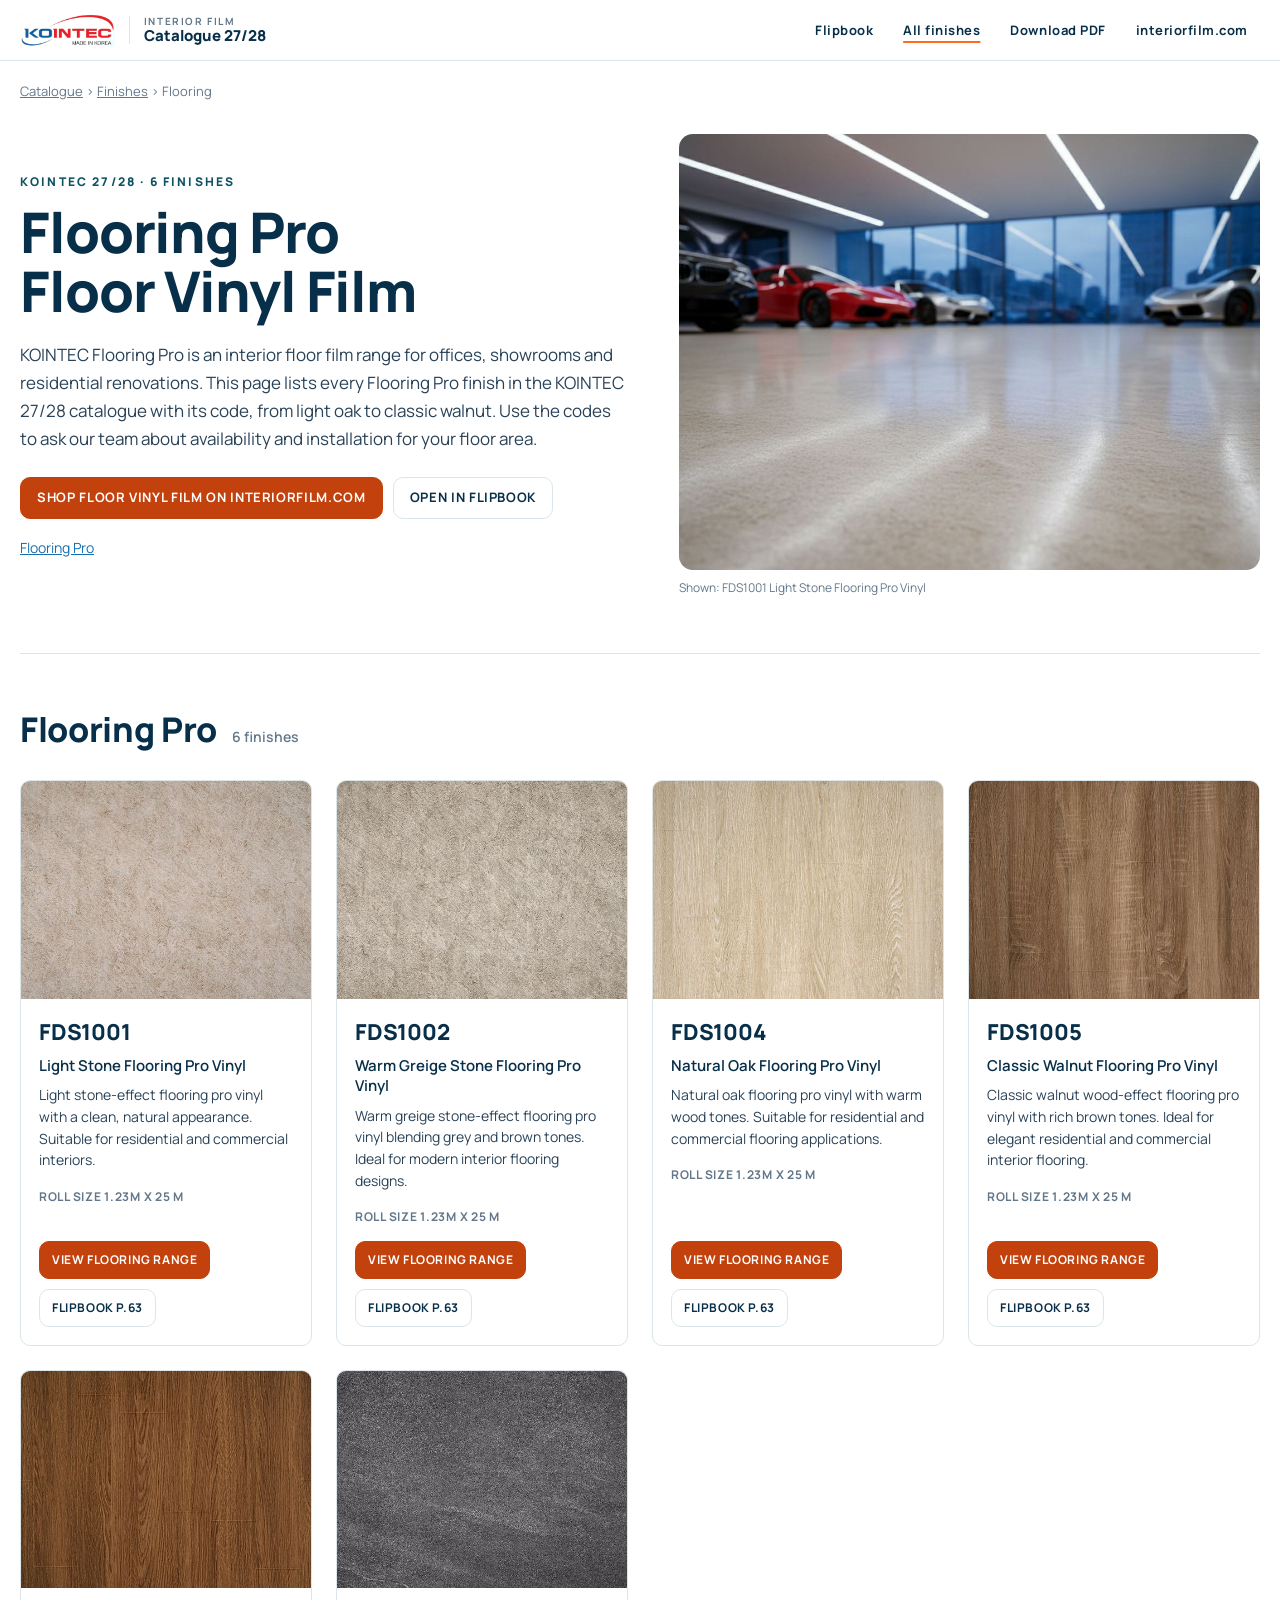
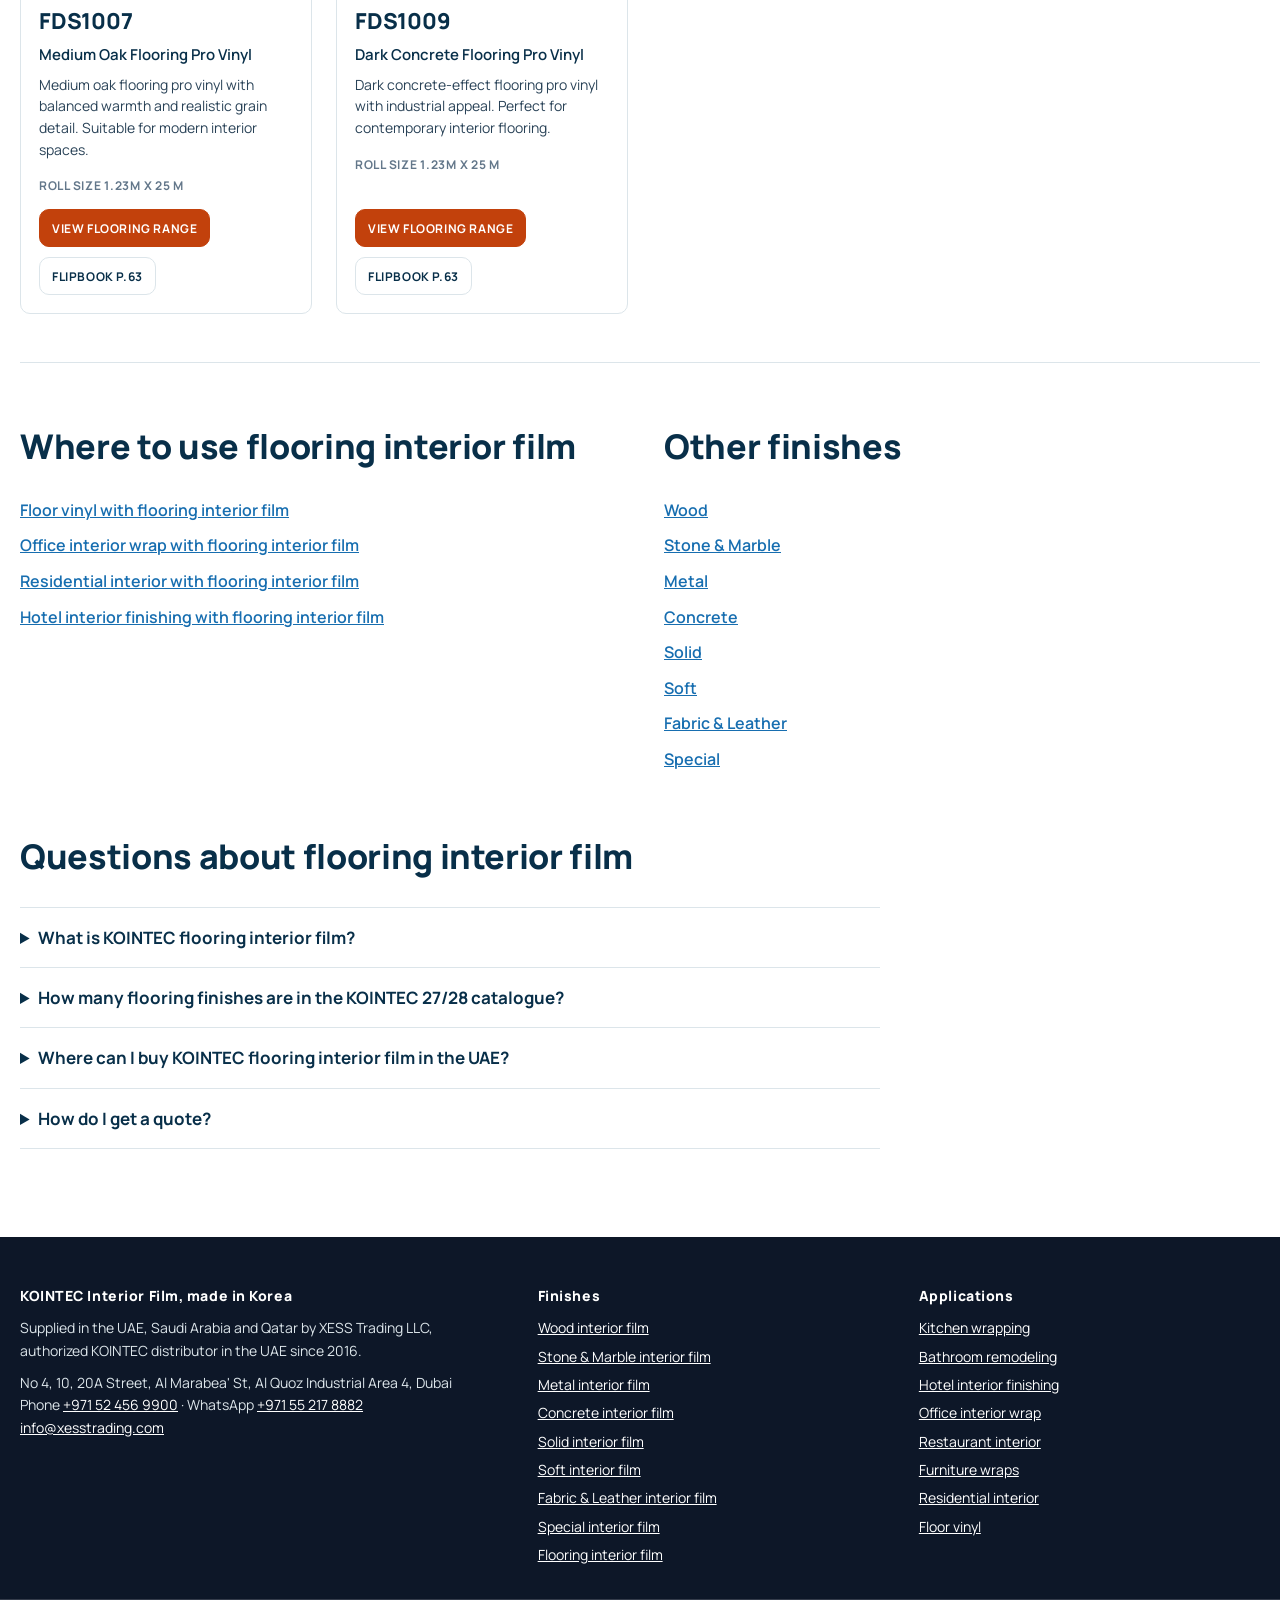
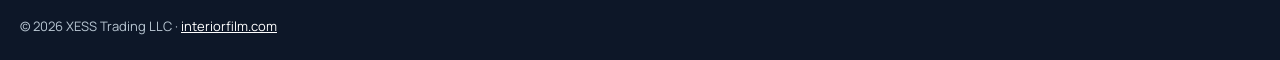
<file: finishes/floor-vinyl-film/index.html>
<!doctype html>
<html lang="en">
<head>
<meta charset="utf-8">
<meta name="viewport" content="width=device-width, initial-scale=1, viewport-fit=cover">
<title>Floor Vinyl Film | KOINTEC Flooring Pro Catalogue UAE</title>
<meta name="description" content="6 KOINTEC flooring interior film finishes with codes, swatches and interior photos. Floor vinyl film for UAE, KSA and Qatar projects, supplied by XESS Trading.">
<link rel="canonical" href="https://catalogue.interiorfilm.com/finishes/floor-vinyl-film/">
<meta name="robots" content="index, follow, max-image-preview:large">
<meta property="og:type" content="website">
<meta property="og:site_name" content="KOINTEC Interior Film Catalogue">
<meta property="og:title" content="Floor Vinyl Film | KOINTEC Flooring Pro Catalogue UAE">
<meta property="og:description" content="6 KOINTEC flooring interior film finishes with codes, swatches and interior photos. Floor vinyl film for UAE, KSA and Qatar projects, supplied by XESS Trading.">
<meta property="og:url" content="https://catalogue.interiorfilm.com/finishes/floor-vinyl-film/">
<meta property="og:image" content="https://catalogue.interiorfilm.com/img/a/FDS1001.jpg">
<meta name="twitter:card" content="summary_large_image">
<meta name="theme-color" content="#082f49">
<link rel="icon" href="../../assets/favicon.svg" type="image/svg+xml">
<link rel="preconnect" href="https://fonts.googleapis.com">
<link rel="preconnect" href="https://fonts.gstatic.com" crossorigin>
<link rel="stylesheet" href="https://fonts.googleapis.com/css2?family=Manrope:wght@400;500;600;700;800&display=swap">
<script type="application/ld+json">{"@context": "https://schema.org", "@graph": [{"@type": "CollectionPage", "name": "Flooring Pro Floor Vinyl Film", "url": "https://catalogue.interiorfilm.com/finishes/floor-vinyl-film/", "description": "6 KOINTEC flooring interior film finishes with codes, swatches and interior photos. Floor vinyl film for UAE, KSA and Qatar projects, supplied by XESS Trading.", "publisher": {"@id": "https://interiorfilm.com/#org"}}, {"@type": "Organization", "@id": "https://interiorfilm.com/#org", "name": "XESS Trading LLC", "url": "https://interiorfilm.com/", "email": "info@xesstrading.com", "telephone": "+971 52 456 9900", "address": {"@type": "PostalAddress", "streetAddress": "No 4, 10, 20A Street, Al Marabea' St, Al Quoz Industrial Area 4", "addressLocality": "Dubai", "addressCountry": "AE"}, "areaServed": ["AE", "SA", "QA"]}, {"@type": "BreadcrumbList", "itemListElement": [{"@type": "ListItem", "position": 1, "name": "Catalogue", "item": "https://catalogue.interiorfilm.com/"}, {"@type": "ListItem", "position": 2, "name": "Finishes", "item": "https://catalogue.interiorfilm.com/finishes/"}, {"@type": "ListItem", "position": 3, "name": "Flooring", "item": "https://catalogue.interiorfilm.com/finishes/floor-vinyl-film/"}]}, {"@type": "ItemList", "name": "KOINTEC Flooring interior film finishes", "numberOfItems": 6, "itemListElement": [{"@type": "ListItem", "position": 1, "item": {"@type": "Product", "name": "Light Stone Flooring Pro Vinyl", "sku": "FDS1001", "brand": {"@type": "Brand", "name": "KOINTEC"}, "image": "https://catalogue.interiorfilm.com/img/s/FDS1001.jpg", "description": "Light stone-effect flooring pro vinyl with a clean, natural appearance. Suitable for residential and commercial interiors.", "url": "https://catalogue.interiorfilm.com/finishes/floor-vinyl-film/#fds1001", "category": "Flooring interior film"}}, {"@type": "ListItem", "position": 2, "item": {"@type": "Product", "name": "Warm Greige Stone Flooring Pro Vinyl", "sku": "FDS1002", "brand": {"@type": "Brand", "name": "KOINTEC"}, "image": "https://catalogue.interiorfilm.com/img/s/FDS1002.jpg", "description": "Warm greige stone-effect flooring pro vinyl blending grey and brown tones. Ideal for modern interior flooring designs.", "url": "https://catalogue.interiorfilm.com/finishes/floor-vinyl-film/#fds1002", "category": "Flooring interior film"}}, {"@type": "ListItem", "position": 3, "item": {"@type": "Product", "name": "Natural Oak Flooring Pro Vinyl", "sku": "FDS1004", "brand": {"@type": "Brand", "name": "KOINTEC"}, "image": "https://catalogue.interiorfilm.com/img/s/FDS1004.jpg", "description": "Natural oak flooring pro vinyl with warm wood tones. Suitable for residential and commercial flooring applications.", "url": "https://catalogue.interiorfilm.com/finishes/floor-vinyl-film/#fds1004", "category": "Flooring interior film"}}, {"@type": "ListItem", "position": 4, "item": {"@type": "Product", "name": "Classic Walnut Flooring Pro Vinyl", "sku": "FDS1005", "brand": {"@type": "Brand", "name": "KOINTEC"}, "image": "https://catalogue.interiorfilm.com/img/s/FDS1005.jpg", "description": "Classic walnut wood-effect flooring pro vinyl with rich brown tones. Ideal for elegant residential and commercial interior flooring.", "url": "https://catalogue.interiorfilm.com/finishes/floor-vinyl-film/#fds1005", "category": "Flooring interior film"}}, {"@type": "ListItem", "position": 5, "item": {"@type": "Product", "name": "Medium Oak Flooring Pro Vinyl", "sku": "FDS1007", "brand": {"@type": "Brand", "name": "KOINTEC"}, "image": "https://catalogue.interiorfilm.com/img/s/FDS1007.jpg", "description": "Medium oak flooring pro vinyl with balanced warmth and realistic grain detail. Suitable for modern interior spaces.", "url": "https://catalogue.interiorfilm.com/finishes/floor-vinyl-film/#fds1007", "category": "Flooring interior film"}}, {"@type": "ListItem", "position": 6, "item": {"@type": "Product", "name": "Dark Concrete Flooring Pro Vinyl", "sku": "FDS1009", "brand": {"@type": "Brand", "name": "KOINTEC"}, "image": "https://catalogue.interiorfilm.com/img/s/FDS1009.jpg", "description": "Dark concrete-effect flooring pro vinyl with industrial appeal. Perfect for contemporary interior flooring.", "url": "https://catalogue.interiorfilm.com/finishes/floor-vinyl-film/#fds1009", "category": "Flooring interior film"}}]}, {"@type": "FAQPage", "mainEntity": [{"@type": "Question", "name": "What is KOINTEC flooring interior film?", "acceptedAnswer": {"@type": "Answer", "text": "It is a self-adhesive architectural film, made in Korea, that gives existing surfaces such as cabinets, doors, walls and furniture a flooring finish without replacing them."}}, {"@type": "Question", "name": "How many flooring finishes are in the KOINTEC 27/28 catalogue?", "acceptedAnswer": {"@type": "Answer", "text": "6 finishes across Flooring Pro. Each one is listed on this page with its product code."}}, {"@type": "Question", "name": "Where can I buy KOINTEC flooring interior film in the UAE?", "acceptedAnswer": {"@type": "Answer", "text": "From XESS Trading LLC in Al Quoz, Dubai, the authorized KOINTEC distributor in the UAE since 2016, through interiorfilm.com. We also supply Saudi Arabia and Qatar."}}, {"@type": "Question", "name": "How do I get a quote?", "acceptedAnswer": {"@type": "Answer", "text": "Send the product codes you like to our team through the contact page on interiorfilm.com, by WhatsApp on +971 55 217 8882 or by email to info@xesstrading.com."}}]}]}</script>
<link rel="stylesheet" href="../../assets/site.css">
</head><body>
<header class="top"><div class="wrap top-in">
<a class="logo" href="../../"><img src="../../img/logo-kointec.png" alt="KOINTEC" width="611" height="219"><span class="sep" aria-hidden="true"></span><span class="cat"><small>Interior Film</small> <b>Catalogue 27/28</b></span></a>
<nav aria-label="Main"><a href="../../">Flipbook</a><a href="../../finishes/" aria-current="page">All finishes</a><a href="https://xesstrading.com/KOINTEC-XT-catalogue-27-28.pdf" rel="noopener">Download PDF</a><a href="https://interiorfilm.com/uae/en" rel="noopener">interiorfilm.com</a></nav></div></header>
<main>
<div class="wrap">
<nav class="crumbs" aria-label="Breadcrumb"><a href="../../">Catalogue</a> › <a href="../../finishes/">Finishes</a> › <span>Flooring</span></nav>
<div class="hero">
<div class="hero-t"><p class="eyebrow">KOINTEC 27/28 · 6 finishes</p>
<h1>Flooring Pro Floor Vinyl Film</h1>
<p class="lede">KOINTEC Flooring Pro is an interior floor film range for offices, showrooms and residential renovations. This page lists every Flooring Pro finish in the KOINTEC 27/28 catalogue with its code, from light oak to classic walnut. Use the codes to ask our team about availability and installation for your floor area.</p>
<div class="acts"><a class="b pri" href="https://interiorfilm.com/uae/en/floor-vinyl">Shop floor vinyl film on interiorfilm.com</a><a class="b" href="../../#page-62">Open in flipbook</a></div>
<p class="jump"><a href="#flooring-pro">Flooring Pro</a></p></div>
<figure class="hero-i"><img src="../../img/a/FDS1001.jpg" alt="Light Stone Flooring Pro Vinyl (FDS1001) in an interior" width="1100" height="825" fetchpriority="high"><figcaption>Shown: FDS1001 Light Stone Flooring Pro Vinyl</figcaption></figure>
</div>
<section class="grp" id="flooring-pro"><h2>Flooring Pro <span>6 finishes</span></h2><div class="grid"><article class="card" id="fds1001">
<div class="sw"><img src="../../img/s/FDS1001.jpg" alt="FDS1001 Light Stone Flooring Pro Vinyl swatch" width="520" height="390" loading="lazy" decoding="async"></div>
<div class="meta"><p class="code">FDS1001</p><h3>Light Stone Flooring Pro Vinyl</h3>
<p class="d">Light stone-effect flooring pro vinyl with a clean, natural appearance. Suitable for residential and commercial interiors.</p><p class="sz">Roll size 1.23m x 25 m</p>
<div class="acts"><a class="b pri" href="https://interiorfilm.com/uae/en/floor-vinyl">View flooring range</a><a class="b" href="../../#page-63">Flipbook p.63</a></div></div></article><article class="card" id="fds1002">
<div class="sw"><img src="../../img/s/FDS1002.jpg" alt="FDS1002 Warm Greige Stone Flooring Pro Vinyl swatch" width="520" height="390" loading="lazy" decoding="async"></div>
<div class="meta"><p class="code">FDS1002</p><h3>Warm Greige Stone Flooring Pro Vinyl</h3>
<p class="d">Warm greige stone-effect flooring pro vinyl blending grey and brown tones. Ideal for modern interior flooring designs.</p><p class="sz">Roll size 1.23m x 25 m</p>
<div class="acts"><a class="b pri" href="https://interiorfilm.com/uae/en/floor-vinyl">View flooring range</a><a class="b" href="../../#page-63">Flipbook p.63</a></div></div></article><article class="card" id="fds1004">
<div class="sw"><img src="../../img/s/FDS1004.jpg" alt="FDS1004 Natural Oak Flooring Pro Vinyl swatch" width="520" height="390" loading="lazy" decoding="async"></div>
<div class="meta"><p class="code">FDS1004</p><h3>Natural Oak Flooring Pro Vinyl</h3>
<p class="d">Natural oak flooring pro vinyl with warm wood tones. Suitable for residential and commercial flooring applications.</p><p class="sz">Roll size 1.23m x 25 m</p>
<div class="acts"><a class="b pri" href="https://interiorfilm.com/uae/en/floor-vinyl">View flooring range</a><a class="b" href="../../#page-63">Flipbook p.63</a></div></div></article><article class="card" id="fds1005">
<div class="sw"><img src="../../img/s/FDS1005.jpg" alt="FDS1005 Classic Walnut Flooring Pro Vinyl swatch" width="520" height="390" loading="lazy" decoding="async"></div>
<div class="meta"><p class="code">FDS1005</p><h3>Classic Walnut Flooring Pro Vinyl</h3>
<p class="d">Classic walnut wood-effect flooring pro vinyl with rich brown tones. Ideal for elegant residential and commercial interior flooring.</p><p class="sz">Roll size 1.23m x 25 m</p>
<div class="acts"><a class="b pri" href="https://interiorfilm.com/uae/en/floor-vinyl">View flooring range</a><a class="b" href="../../#page-63">Flipbook p.63</a></div></div></article><article class="card" id="fds1007">
<div class="sw"><img src="../../img/s/FDS1007.jpg" alt="FDS1007 Medium Oak Flooring Pro Vinyl swatch" width="520" height="390" loading="lazy" decoding="async"></div>
<div class="meta"><p class="code">FDS1007</p><h3>Medium Oak Flooring Pro Vinyl</h3>
<p class="d">Medium oak flooring pro vinyl with balanced warmth and realistic grain detail. Suitable for modern interior spaces.</p><p class="sz">Roll size 1.23m x 25 m</p>
<div class="acts"><a class="b pri" href="https://interiorfilm.com/uae/en/floor-vinyl">View flooring range</a><a class="b" href="../../#page-63">Flipbook p.63</a></div></div></article><article class="card" id="fds1009">
<div class="sw"><img src="../../img/s/FDS1009.jpg" alt="FDS1009 Dark Concrete Flooring Pro Vinyl swatch" width="520" height="390" loading="lazy" decoding="async"></div>
<div class="meta"><p class="code">FDS1009</p><h3>Dark Concrete Flooring Pro Vinyl</h3>
<p class="d">Dark concrete-effect flooring pro vinyl with industrial appeal. Perfect for contemporary interior flooring.</p><p class="sz">Roll size 1.23m x 25 m</p>
<div class="acts"><a class="b pri" href="https://interiorfilm.com/uae/en/floor-vinyl">View flooring range</a><a class="b" href="../../#page-63">Flipbook p.63</a></div></div></article></div></section>
<section class="more">
<div><h2>Where to use flooring interior film</h2><ul class="links"><li><a href="https://interiorfilm.com/uae/en/floor-vinyl">Floor vinyl with flooring interior film</a></li><li><a href="https://interiorfilm.com/uae/en/office-interior-wrap">Office interior wrap with flooring interior film</a></li><li><a href="https://interiorfilm.com/uae/en/residential-interior">Residential interior with flooring interior film</a></li><li><a href="https://interiorfilm.com/uae/en/hotel-interior-finishing">Hotel interior finishing with flooring interior film</a></li></ul></div>
<div><h2>Other finishes</h2><ul class="links"><li><a href="../../finishes/wood-interior-film/">Wood</a></li><li><a href="../../finishes/marble-stone-interior-film/">Stone &amp; Marble</a></li><li><a href="../../finishes/metal-interior-film/">Metal</a></li><li><a href="../../finishes/concrete-interior-film/">Concrete</a></li><li><a href="../../finishes/solid-colour-interior-film/">Solid</a></li><li><a href="../../finishes/soft-matt-interior-film/">Soft</a></li><li><a href="../../finishes/leather-fabric-interior-film/">Fabric &amp; Leather</a></li><li><a href="../../finishes/glitter-decoration-film/">Special</a></li></ul></div>
</section>
<section class="faq"><h2>Questions about flooring interior film</h2>
<details><summary>What is KOINTEC flooring interior film?</summary><p>It is a self-adhesive architectural film, made in Korea, that gives existing surfaces such as cabinets, doors, walls and furniture a flooring finish without replacing them.</p></details><details><summary>How many flooring finishes are in the KOINTEC 27/28 catalogue?</summary><p>6 finishes across Flooring Pro. Each one is listed on this page with its product code.</p></details><details><summary>Where can I buy KOINTEC flooring interior film in the UAE?</summary><p>From XESS Trading LLC in Al Quoz, Dubai, the authorized KOINTEC distributor in the UAE since 2016, through interiorfilm.com. We also supply Saudi Arabia and Qatar.</p></details><details><summary>How do I get a quote?</summary><p>Send the product codes you like to our team through the contact page on interiorfilm.com, by WhatsApp on +971 55 217 8882 or by email to info@xesstrading.com.</p></details>
</section>
</div>
</main>
<footer class="foot"><div class="wrap foot-in">
<div><p class="fh">KOINTEC Interior Film, made in Korea</p>
<p>Supplied in the UAE, Saudi Arabia and Qatar by XESS Trading LLC, authorized KOINTEC distributor in the UAE since 2016.</p>
<p>No 4, 10, 20A Street, Al Marabea&#x27; St, Al Quoz Industrial Area 4, Dubai<br>Phone <a href="tel:+971524569900">+971 52 456 9900</a> · WhatsApp <a href="https://wa.me/971552178882">+971 55 217 8882</a><br><a href="mailto:info@xesstrading.com">info@xesstrading.com</a></p></div>
<div><p class="fh">Finishes</p><ul><li><a href="../../finishes/wood-interior-film/">Wood interior film</a></li><li><a href="../../finishes/marble-stone-interior-film/">Stone &amp; Marble interior film</a></li><li><a href="../../finishes/metal-interior-film/">Metal interior film</a></li><li><a href="../../finishes/concrete-interior-film/">Concrete interior film</a></li><li><a href="../../finishes/solid-colour-interior-film/">Solid interior film</a></li><li><a href="../../finishes/soft-matt-interior-film/">Soft interior film</a></li><li><a href="../../finishes/leather-fabric-interior-film/">Fabric &amp; Leather interior film</a></li><li><a href="../../finishes/glitter-decoration-film/">Special interior film</a></li><li><a href="../../finishes/floor-vinyl-film/">Flooring interior film</a></li></ul></div>
<div><p class="fh">Applications</p><ul><li><a href="https://interiorfilm.com/uae/en/kitchen-wrapping">Kitchen wrapping</a></li><li><a href="https://interiorfilm.com/uae/en/bathroom-remodeling">Bathroom remodeling</a></li><li><a href="https://interiorfilm.com/uae/en/hotel-interior-finishing">Hotel interior finishing</a></li><li><a href="https://interiorfilm.com/uae/en/office-interior-wrap">Office interior wrap</a></li><li><a href="https://interiorfilm.com/uae/en/restaurant-interior">Restaurant interior</a></li><li><a href="https://interiorfilm.com/uae/en/furniture-wraps">Furniture wraps</a></li><li><a href="https://interiorfilm.com/uae/en/residential-interior">Residential interior</a></li><li><a href="https://interiorfilm.com/uae/en/floor-vinyl">Floor vinyl</a></li></ul></div>
</div><div class="wrap legal">© 2026 XESS Trading LLC · <a href="https://interiorfilm.com/">interiorfilm.com</a></div></footer>
</body></html>
</file>
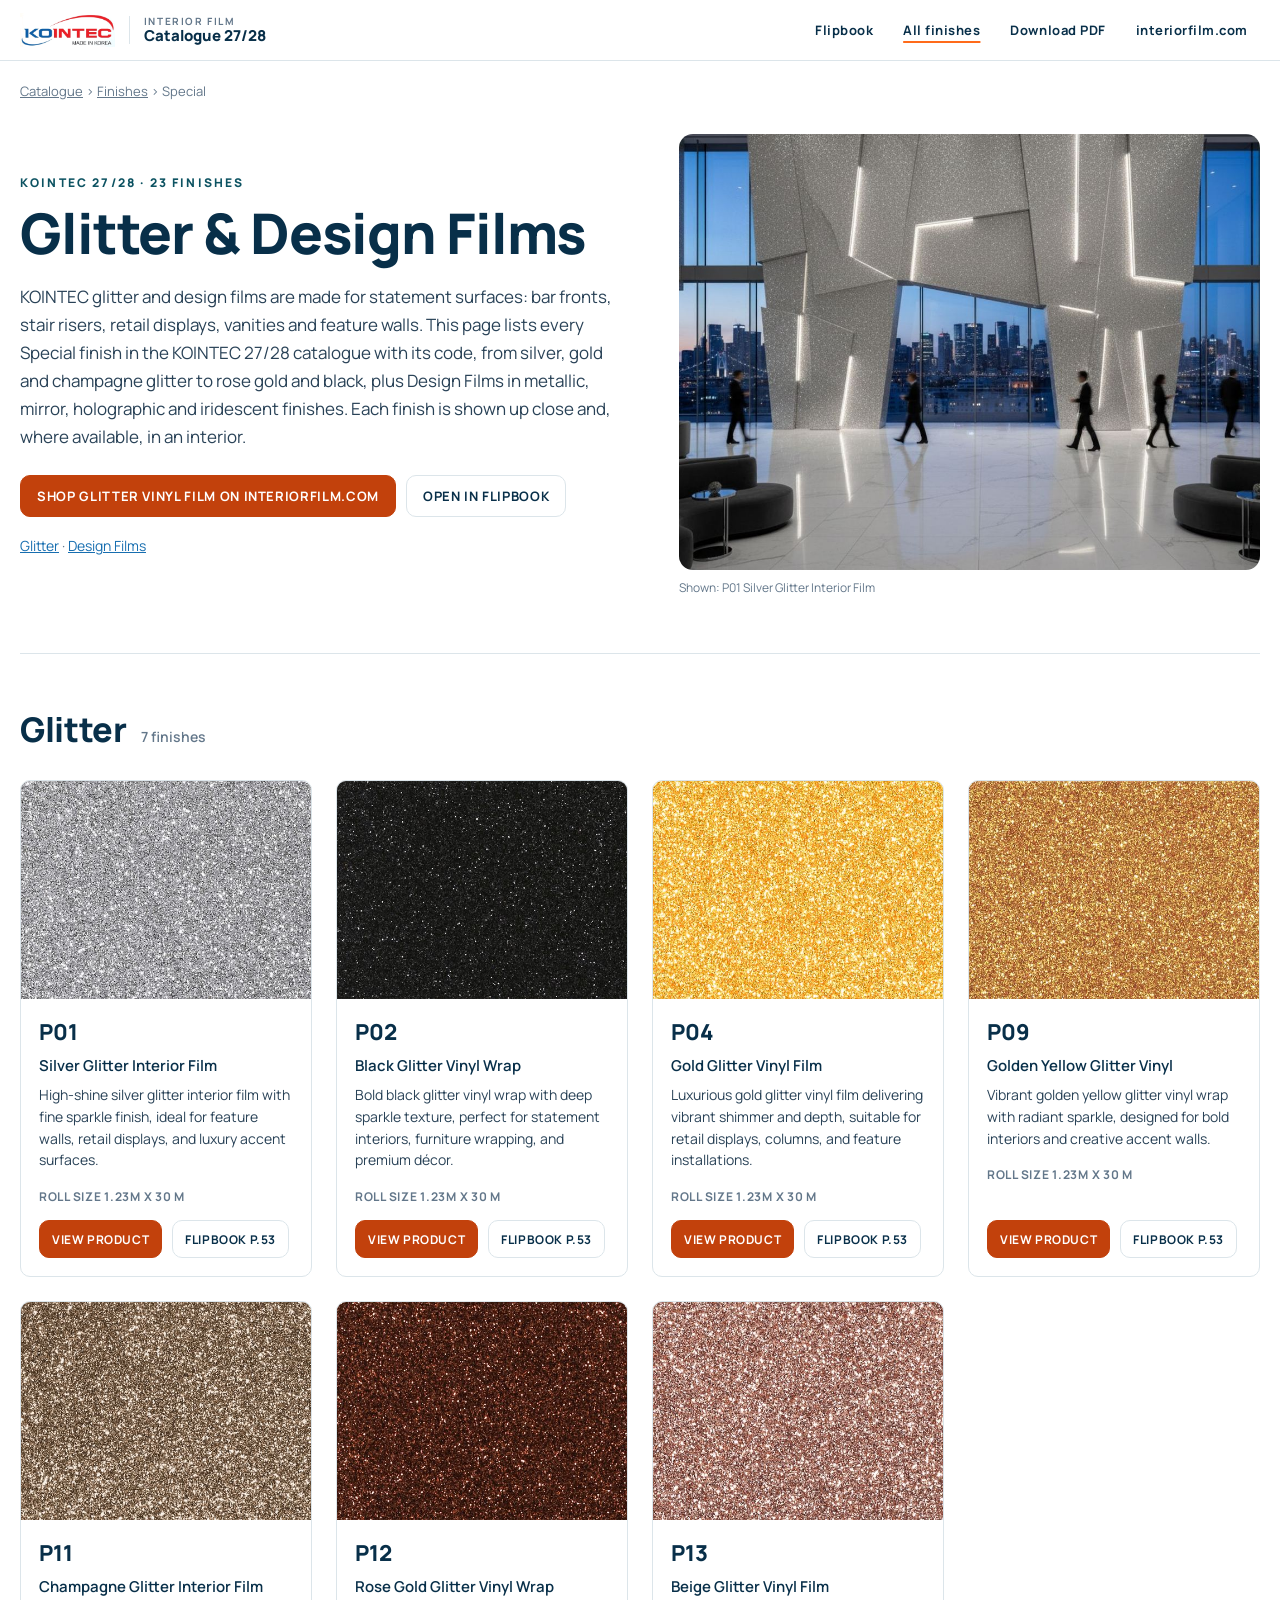
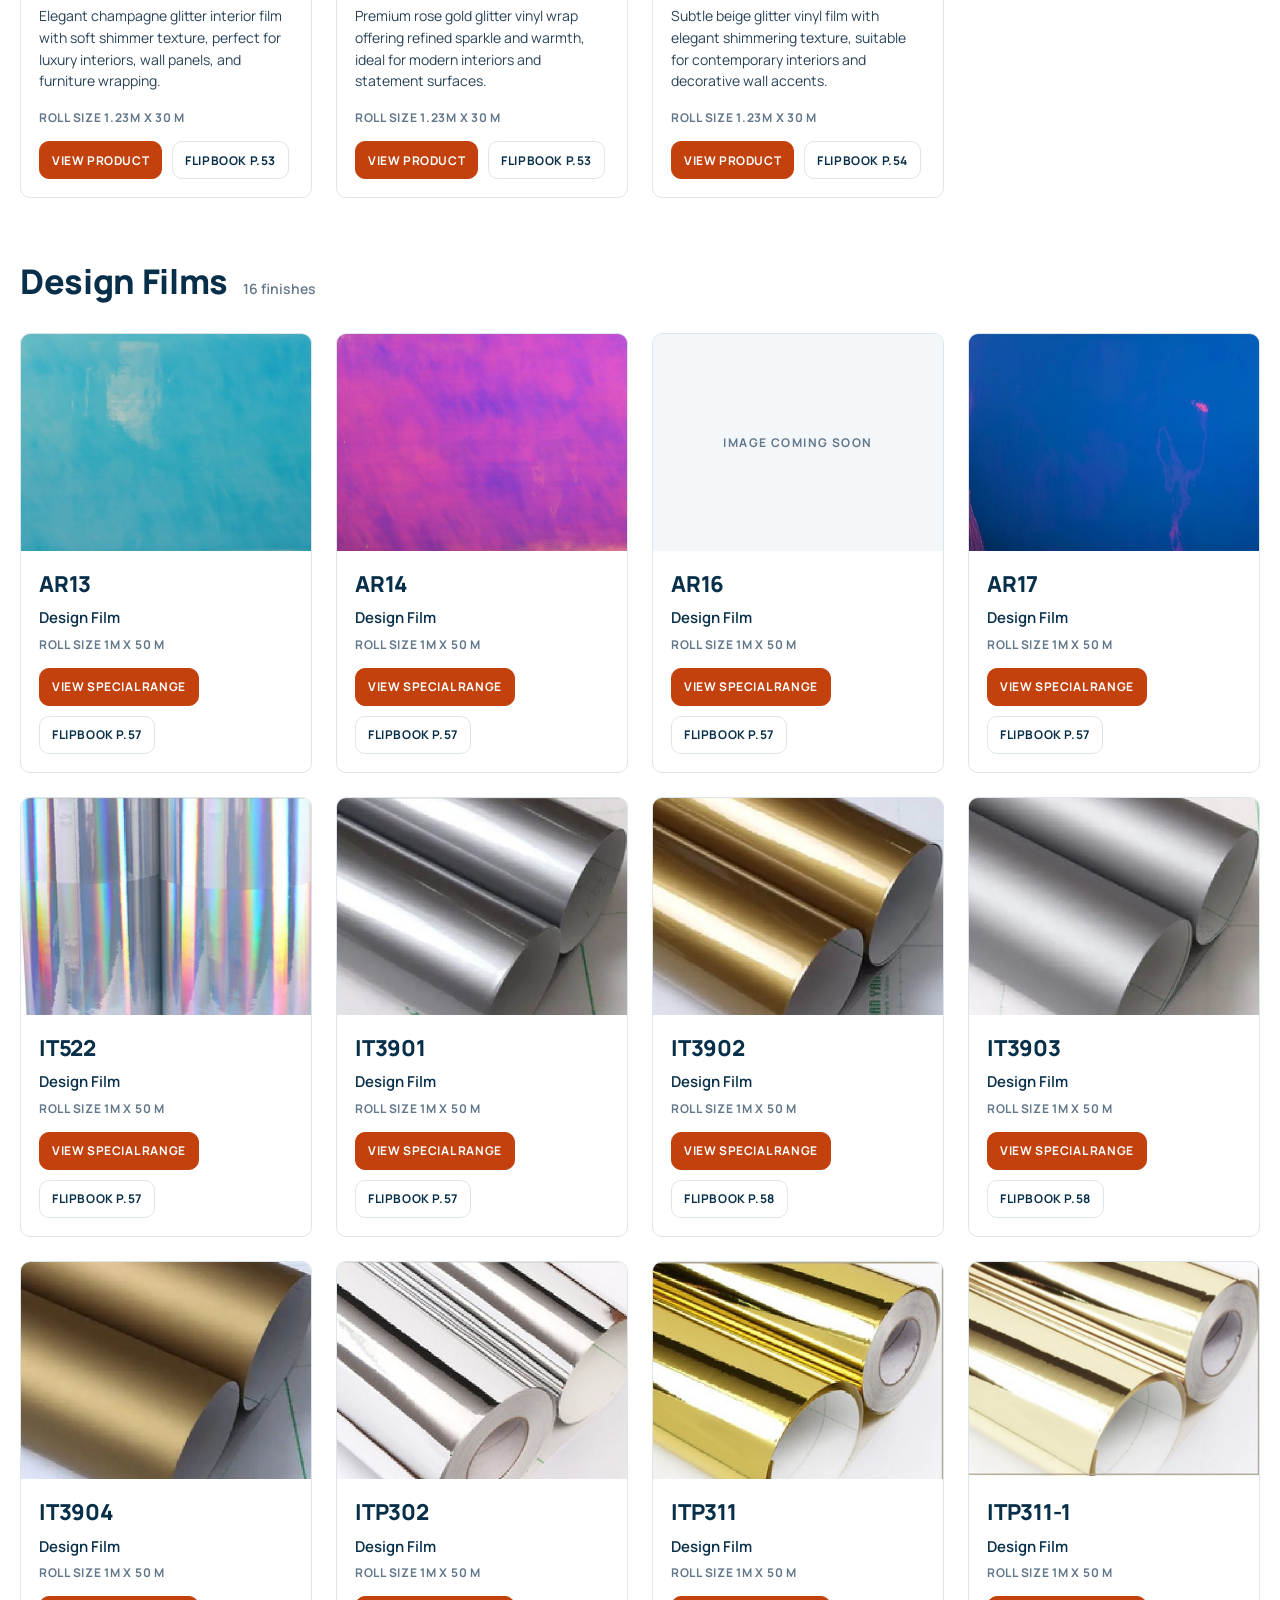
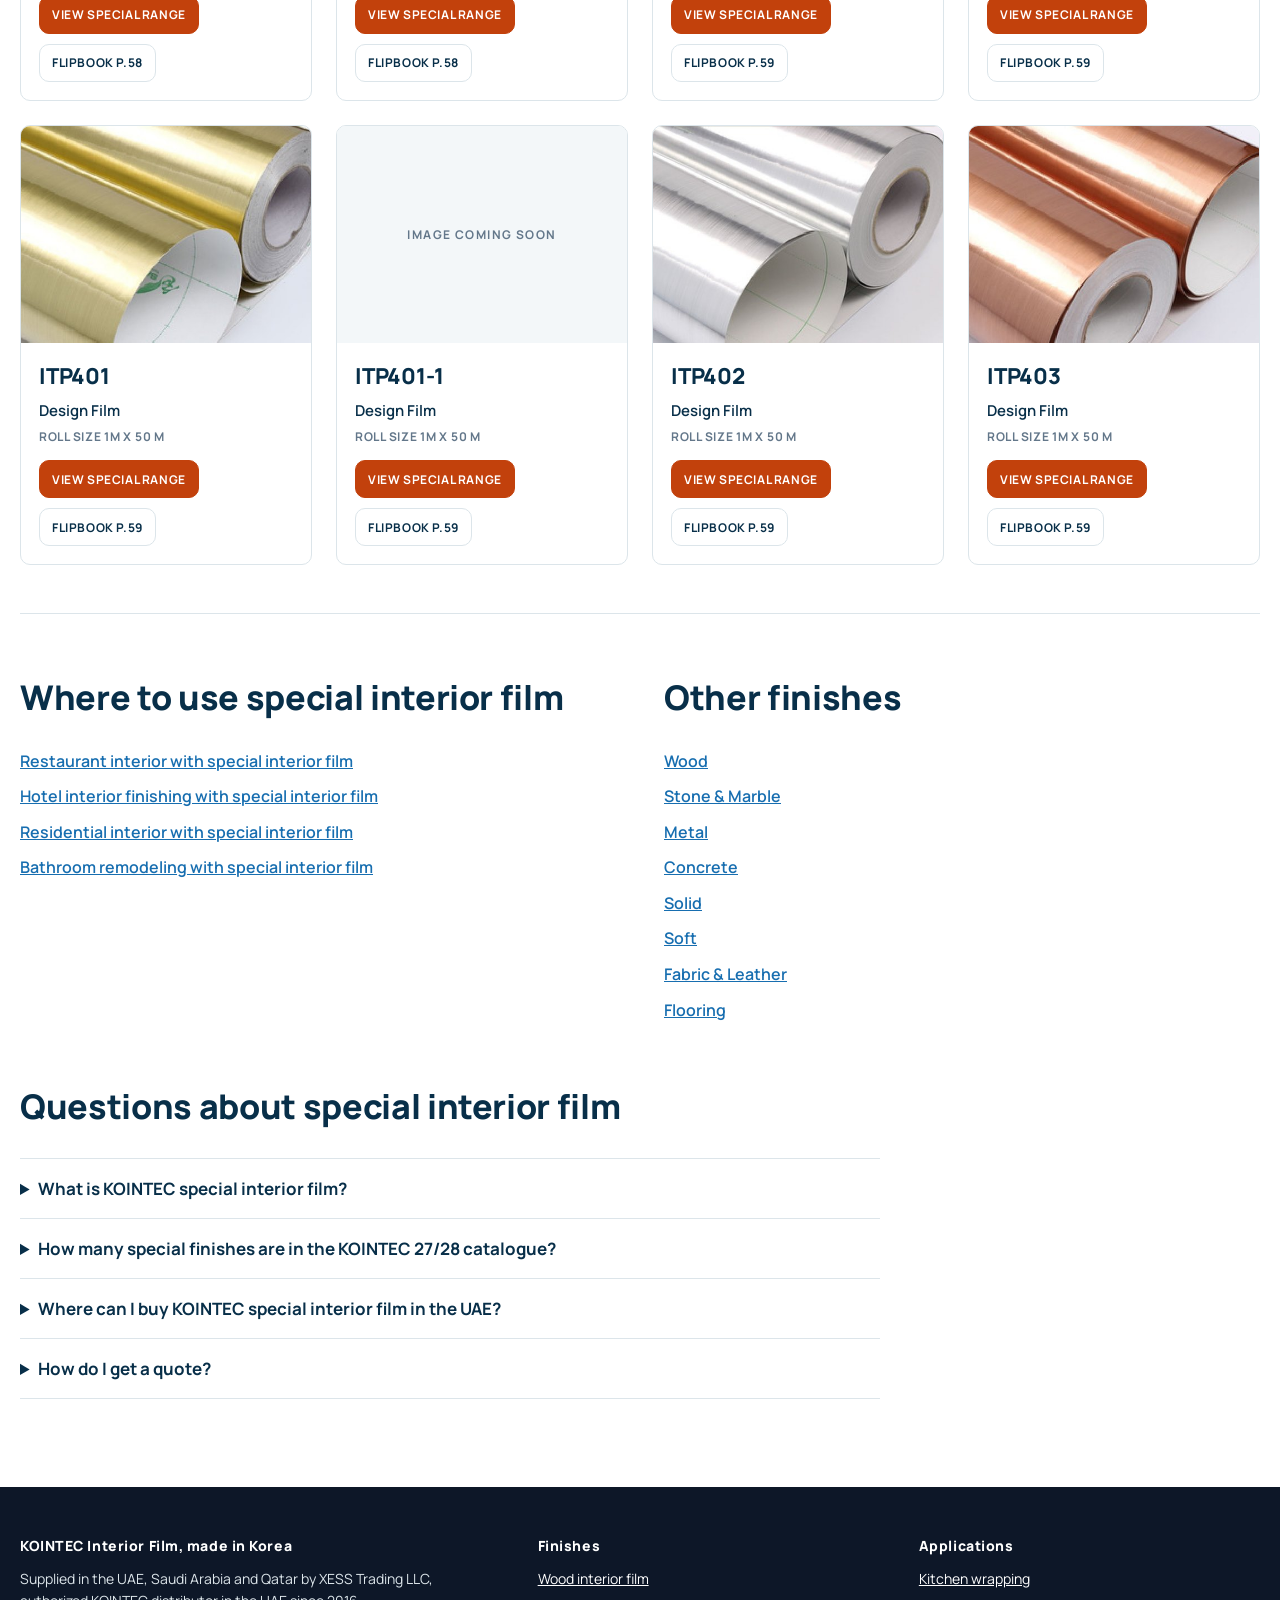
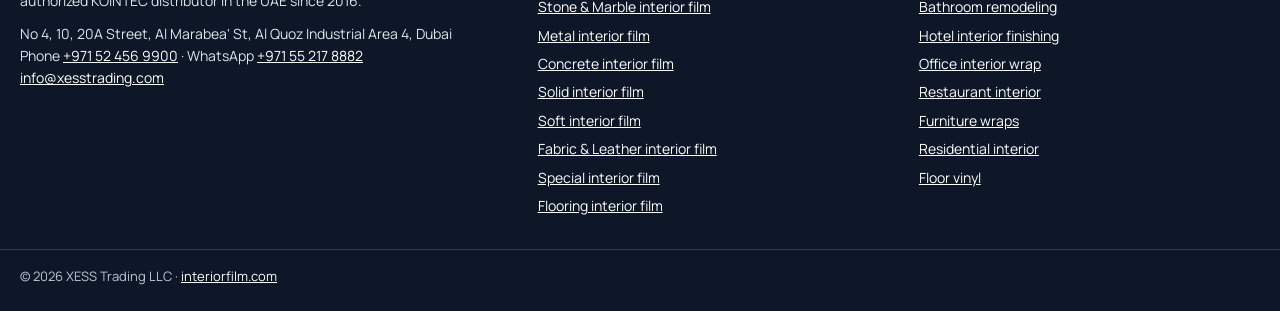
<file: finishes/glitter-decoration-film/index.html>
<!doctype html>
<html lang="en">
<head>
<meta charset="utf-8">
<meta name="viewport" content="width=device-width, initial-scale=1, viewport-fit=cover">
<title>Glitter Vinyl Film &amp; Design Film | KOINTEC UAE</title>
<meta name="description" content="23 KOINTEC special interior film finishes with codes, swatches and interior photos. Glitter vinyl film for UAE, KSA and Qatar projects, supplied by XESS…">
<link rel="canonical" href="https://catalogue.interiorfilm.com/finishes/glitter-decoration-film/">
<meta name="robots" content="index, follow, max-image-preview:large">
<meta property="og:type" content="website">
<meta property="og:site_name" content="KOINTEC Interior Film Catalogue">
<meta property="og:title" content="Glitter Vinyl Film &amp; Design Film | KOINTEC UAE">
<meta property="og:description" content="23 KOINTEC special interior film finishes with codes, swatches and interior photos. Glitter vinyl film for UAE, KSA and Qatar projects, supplied by XESS…">
<meta property="og:url" content="https://catalogue.interiorfilm.com/finishes/glitter-decoration-film/">
<meta property="og:image" content="https://catalogue.interiorfilm.com/img/a/P01.jpg">
<meta name="twitter:card" content="summary_large_image">
<meta name="theme-color" content="#082f49">
<link rel="icon" href="../../assets/favicon.svg" type="image/svg+xml">
<link rel="preconnect" href="https://fonts.googleapis.com">
<link rel="preconnect" href="https://fonts.gstatic.com" crossorigin>
<link rel="stylesheet" href="https://fonts.googleapis.com/css2?family=Manrope:wght@400;500;600;700;800&display=swap">
<script type="application/ld+json">{"@context": "https://schema.org", "@graph": [{"@type": "CollectionPage", "name": "Glitter & Design Films", "url": "https://catalogue.interiorfilm.com/finishes/glitter-decoration-film/", "description": "23 KOINTEC special interior film finishes with codes, swatches and interior photos. Glitter vinyl film for UAE, KSA and Qatar projects, supplied by XESS…", "publisher": {"@id": "https://interiorfilm.com/#org"}}, {"@type": "Organization", "@id": "https://interiorfilm.com/#org", "name": "XESS Trading LLC", "url": "https://interiorfilm.com/", "email": "info@xesstrading.com", "telephone": "+971 52 456 9900", "address": {"@type": "PostalAddress", "streetAddress": "No 4, 10, 20A Street, Al Marabea' St, Al Quoz Industrial Area 4", "addressLocality": "Dubai", "addressCountry": "AE"}, "areaServed": ["AE", "SA", "QA"]}, {"@type": "BreadcrumbList", "itemListElement": [{"@type": "ListItem", "position": 1, "name": "Catalogue", "item": "https://catalogue.interiorfilm.com/"}, {"@type": "ListItem", "position": 2, "name": "Finishes", "item": "https://catalogue.interiorfilm.com/finishes/"}, {"@type": "ListItem", "position": 3, "name": "Special", "item": "https://catalogue.interiorfilm.com/finishes/glitter-decoration-film/"}]}, {"@type": "ItemList", "name": "KOINTEC Special interior film finishes", "numberOfItems": 23, "itemListElement": [{"@type": "ListItem", "position": 1, "item": {"@type": "Product", "name": "Silver Glitter Interior Film", "sku": "P01", "brand": {"@type": "Brand", "name": "KOINTEC"}, "image": "https://catalogue.interiorfilm.com/img/s/P01.jpg", "description": "High-shine silver glitter interior film with fine sparkle finish, ideal for feature walls, retail displays, and luxury accent surfaces.", "url": "https://interiorfilm.com/uae/en/category/special/glitter/silver-glitter-interior-film", "category": "Special interior film"}}, {"@type": "ListItem", "position": 2, "item": {"@type": "Product", "name": "Black Glitter Vinyl Wrap", "sku": "P02", "brand": {"@type": "Brand", "name": "KOINTEC"}, "image": "https://catalogue.interiorfilm.com/img/s/P02.jpg", "description": "Bold black glitter vinyl wrap with deep sparkle texture, perfect for statement interiors, furniture wrapping, and premium décor.", "url": "https://interiorfilm.com/uae/en/category/special/glitter/black-glitter-vinyl-wrap", "category": "Special interior film"}}, {"@type": "ListItem", "position": 3, "item": {"@type": "Product", "name": "Gold Glitter Vinyl Film", "sku": "P04", "brand": {"@type": "Brand", "name": "KOINTEC"}, "image": "https://catalogue.interiorfilm.com/img/s/P04.jpg", "description": "Luxurious gold glitter vinyl film delivering vibrant shimmer and depth, suitable for retail displays, columns, and feature installations.", "url": "https://interiorfilm.com/uae/en/category/special/glitter/gold-glitter-vinyl-film", "category": "Special interior film"}}, {"@type": "ListItem", "position": 4, "item": {"@type": "Product", "name": "Golden Yellow Glitter Vinyl", "sku": "P09", "brand": {"@type": "Brand", "name": "KOINTEC"}, "image": "https://catalogue.interiorfilm.com/img/s/P09.jpg", "description": "Vibrant golden yellow glitter vinyl wrap with radiant sparkle, designed for bold interiors and creative accent walls.", "url": "https://interiorfilm.com/uae/en/category/special/glitter/golden-yellow-glitter-vinyl", "category": "Special interior film"}}, {"@type": "ListItem", "position": 5, "item": {"@type": "Product", "name": "Champagne Glitter Interior Film", "sku": "P11", "brand": {"@type": "Brand", "name": "KOINTEC"}, "image": "https://catalogue.interiorfilm.com/img/s/P11.jpg", "description": "Elegant champagne glitter interior film with soft shimmer texture, perfect for luxury interiors, wall panels, and furniture wrapping.", "url": "https://interiorfilm.com/uae/en/category/special/glitter/champagne-glitter-interior-film", "category": "Special interior film"}}, {"@type": "ListItem", "position": 6, "item": {"@type": "Product", "name": "Rose Gold Glitter Vinyl Wrap", "sku": "P12", "brand": {"@type": "Brand", "name": "KOINTEC"}, "image": "https://catalogue.interiorfilm.com/img/s/P12.jpg", "description": "Premium rose gold glitter vinyl wrap offering refined sparkle and warmth, ideal for modern interiors and statement surfaces.", "url": "https://interiorfilm.com/uae/en/category/special/glitter/rose-gold-glitter-vinyl-wrap", "category": "Special interior film"}}, {"@type": "ListItem", "position": 7, "item": {"@type": "Product", "name": "Beige Glitter Vinyl Film", "sku": "P13", "brand": {"@type": "Brand", "name": "KOINTEC"}, "image": "https://catalogue.interiorfilm.com/img/s/P13.jpg", "description": "Subtle beige glitter vinyl film with elegant shimmering texture, suitable for contemporary interiors and decorative wall accents.", "url": "https://interiorfilm.com/uae/en/category/special/glitter/beige-glitter-vinyl-film", "category": "Special interior film"}}, {"@type": "ListItem", "position": 8, "item": {"@type": "Product", "name": "Design Film", "sku": "AR13", "brand": {"@type": "Brand", "name": "KOINTEC"}, "image": "https://catalogue.interiorfilm.com/img/s/AR13.jpg", "url": "https://catalogue.interiorfilm.com/finishes/glitter-decoration-film/#ar13", "category": "Special interior film"}}, {"@type": "ListItem", "position": 9, "item": {"@type": "Product", "name": "Design Film", "sku": "AR14", "brand": {"@type": "Brand", "name": "KOINTEC"}, "image": "https://catalogue.interiorfilm.com/img/s/AR14.jpg", "url": "https://catalogue.interiorfilm.com/finishes/glitter-decoration-film/#ar14", "category": "Special interior film"}}, {"@type": "ListItem", "position": 10, "item": {"@type": "Product", "name": "Design Film", "sku": "AR16", "brand": {"@type": "Brand", "name": "KOINTEC"}, "url": "https://catalogue.interiorfilm.com/finishes/glitter-decoration-film/#ar16", "category": "Special interior film"}}, {"@type": "ListItem", "position": 11, "item": {"@type": "Product", "name": "Design Film", "sku": "AR17", "brand": {"@type": "Brand", "name": "KOINTEC"}, "image": "https://catalogue.interiorfilm.com/img/s/AR17.jpg", "url": "https://catalogue.interiorfilm.com/finishes/glitter-decoration-film/#ar17", "category": "Special interior film"}}, {"@type": "ListItem", "position": 12, "item": {"@type": "Product", "name": "Design Film", "sku": "IT522", "brand": {"@type": "Brand", "name": "KOINTEC"}, "image": "https://catalogue.interiorfilm.com/img/s/IT522.jpg", "url": "https://catalogue.interiorfilm.com/finishes/glitter-decoration-film/#it522", "category": "Special interior film"}}, {"@type": "ListItem", "position": 13, "item": {"@type": "Product", "name": "Design Film", "sku": "IT3901", "brand": {"@type": "Brand", "name": "KOINTEC"}, "image": "https://catalogue.interiorfilm.com/img/s/IT3901.jpg", "url": "https://catalogue.interiorfilm.com/finishes/glitter-decoration-film/#it3901", "category": "Special interior film"}}, {"@type": "ListItem", "position": 14, "item": {"@type": "Product", "name": "Design Film", "sku": "IT3902", "brand": {"@type": "Brand", "name": "KOINTEC"}, "image": "https://catalogue.interiorfilm.com/img/s/IT3902.jpg", "url": "https://catalogue.interiorfilm.com/finishes/glitter-decoration-film/#it3902", "category": "Special interior film"}}, {"@type": "ListItem", "position": 15, "item": {"@type": "Product", "name": "Design Film", "sku": "IT3903", "brand": {"@type": "Brand", "name": "KOINTEC"}, "image": "https://catalogue.interiorfilm.com/img/s/IT3903.jpg", "url": "https://catalogue.interiorfilm.com/finishes/glitter-decoration-film/#it3903", "category": "Special interior film"}}, {"@type": "ListItem", "position": 16, "item": {"@type": "Product", "name": "Design Film", "sku": "IT3904", "brand": {"@type": "Brand", "name": "KOINTEC"}, "image": "https://catalogue.interiorfilm.com/img/s/IT3904.jpg", "url": "https://catalogue.interiorfilm.com/finishes/glitter-decoration-film/#it3904", "category": "Special interior film"}}, {"@type": "ListItem", "position": 17, "item": {"@type": "Product", "name": "Design Film", "sku": "ITP302", "brand": {"@type": "Brand", "name": "KOINTEC"}, "image": "https://catalogue.interiorfilm.com/img/s/ITP302.jpg", "url": "https://catalogue.interiorfilm.com/finishes/glitter-decoration-film/#itp302", "category": "Special interior film"}}, {"@type": "ListItem", "position": 18, "item": {"@type": "Product", "name": "Design Film", "sku": "ITP311", "brand": {"@type": "Brand", "name": "KOINTEC"}, "image": "https://catalogue.interiorfilm.com/img/s/ITP311.jpg", "url": "https://catalogue.interiorfilm.com/finishes/glitter-decoration-film/#itp311", "category": "Special interior film"}}, {"@type": "ListItem", "position": 19, "item": {"@type": "Product", "name": "Design Film", "sku": "ITP311-1", "brand": {"@type": "Brand", "name": "KOINTEC"}, "image": "https://catalogue.interiorfilm.com/img/s/ITP311-1.jpg", "url": "https://catalogue.interiorfilm.com/finishes/glitter-decoration-film/#itp311-1", "category": "Special interior film"}}, {"@type": "ListItem", "position": 20, "item": {"@type": "Product", "name": "Design Film", "sku": "ITP401", "brand": {"@type": "Brand", "name": "KOINTEC"}, "image": "https://catalogue.interiorfilm.com/img/s/ITP401.jpg", "url": "https://catalogue.interiorfilm.com/finishes/glitter-decoration-film/#itp401", "category": "Special interior film"}}, {"@type": "ListItem", "position": 21, "item": {"@type": "Product", "name": "Design Film", "sku": "ITP401-1", "brand": {"@type": "Brand", "name": "KOINTEC"}, "url": "https://catalogue.interiorfilm.com/finishes/glitter-decoration-film/#itp401-1", "category": "Special interior film"}}, {"@type": "ListItem", "position": 22, "item": {"@type": "Product", "name": "Design Film", "sku": "ITP402", "brand": {"@type": "Brand", "name": "KOINTEC"}, "image": "https://catalogue.interiorfilm.com/img/s/ITP402.jpg", "url": "https://catalogue.interiorfilm.com/finishes/glitter-decoration-film/#itp402", "category": "Special interior film"}}, {"@type": "ListItem", "position": 23, "item": {"@type": "Product", "name": "Design Film", "sku": "ITP403", "brand": {"@type": "Brand", "name": "KOINTEC"}, "image": "https://catalogue.interiorfilm.com/img/s/ITP403.jpg", "url": "https://catalogue.interiorfilm.com/finishes/glitter-decoration-film/#itp403", "category": "Special interior film"}}]}, {"@type": "FAQPage", "mainEntity": [{"@type": "Question", "name": "What is KOINTEC special interior film?", "acceptedAnswer": {"@type": "Answer", "text": "It is a self-adhesive architectural film, made in Korea, that gives existing surfaces such as cabinets, doors, walls and furniture a special finish without replacing them."}}, {"@type": "Question", "name": "How many special finishes are in the KOINTEC 27/28 catalogue?", "acceptedAnswer": {"@type": "Answer", "text": "23 finishes across Glitter, Design Films. Each one is listed on this page with its product code."}}, {"@type": "Question", "name": "Where can I buy KOINTEC special interior film in the UAE?", "acceptedAnswer": {"@type": "Answer", "text": "From XESS Trading LLC in Al Quoz, Dubai, the authorized KOINTEC distributor in the UAE since 2016, through interiorfilm.com. We also supply Saudi Arabia and Qatar."}}, {"@type": "Question", "name": "How do I get a quote?", "acceptedAnswer": {"@type": "Answer", "text": "Send the product codes you like to our team through the contact page on interiorfilm.com, by WhatsApp on +971 55 217 8882 or by email to info@xesstrading.com."}}]}]}</script>
<link rel="stylesheet" href="../../assets/site.css">
</head><body>
<header class="top"><div class="wrap top-in">
<a class="logo" href="../../"><img src="../../img/logo-kointec.png" alt="KOINTEC" width="611" height="219"><span class="sep" aria-hidden="true"></span><span class="cat"><small>Interior Film</small> <b>Catalogue 27/28</b></span></a>
<nav aria-label="Main"><a href="../../">Flipbook</a><a href="../../finishes/" aria-current="page">All finishes</a><a href="https://xesstrading.com/KOINTEC-XT-catalogue-27-28.pdf" rel="noopener">Download PDF</a><a href="https://interiorfilm.com/uae/en" rel="noopener">interiorfilm.com</a></nav></div></header>
<main>
<div class="wrap">
<nav class="crumbs" aria-label="Breadcrumb"><a href="../../">Catalogue</a> › <a href="../../finishes/">Finishes</a> › <span>Special</span></nav>
<div class="hero">
<div class="hero-t"><p class="eyebrow">KOINTEC 27/28 · 23 finishes</p>
<h1>Glitter &amp; Design Films</h1>
<p class="lede">KOINTEC glitter and design films are made for statement surfaces: bar fronts, stair risers, retail displays, vanities and feature walls. This page lists every Special finish in the KOINTEC 27/28 catalogue with its code, from silver, gold and champagne glitter to rose gold and black, plus Design Films in metallic, mirror, holographic and iridescent finishes. Each finish is shown up close and, where available, in an interior.</p>
<div class="acts"><a class="b pri" href="https://interiorfilm.com/uae/en/category/special/glitter">Shop glitter vinyl film on interiorfilm.com</a><a class="b" href="../../#page-52">Open in flipbook</a></div>
<p class="jump"><a href="#glitter">Glitter</a> · <a href="#design-films">Design Films</a></p></div>
<figure class="hero-i"><img src="../../img/a/P01.jpg" alt="Silver Glitter Interior Film (P01) in an interior" width="1100" height="825" fetchpriority="high"><figcaption>Shown: P01 Silver Glitter Interior Film</figcaption></figure>
</div>
<section class="grp" id="glitter"><h2>Glitter <span>7 finishes</span></h2><div class="grid"><article class="card" id="p01">
<div class="sw"><img src="../../img/s/P01.jpg" alt="P01 Silver Glitter Interior Film swatch" width="520" height="390" loading="lazy" decoding="async"></div>
<div class="meta"><p class="code">P01</p><h3>Silver Glitter Interior Film</h3>
<p class="d">High-shine silver glitter interior film with fine sparkle finish, ideal for feature walls, retail displays, and luxury accent surfaces.</p><p class="sz">Roll size 1.23m x 30 m</p>
<div class="acts"><a class="b pri" href="https://interiorfilm.com/uae/en/category/special/glitter/silver-glitter-interior-film">View product</a><a class="b" href="../../#page-53">Flipbook p.53</a></div></div></article><article class="card" id="p02">
<div class="sw"><img src="../../img/s/P02.jpg" alt="P02 Black Glitter Vinyl Wrap swatch" width="520" height="390" loading="lazy" decoding="async"></div>
<div class="meta"><p class="code">P02</p><h3>Black Glitter Vinyl Wrap</h3>
<p class="d">Bold black glitter vinyl wrap with deep sparkle texture, perfect for statement interiors, furniture wrapping, and premium décor.</p><p class="sz">Roll size 1.23m x 30 m</p>
<div class="acts"><a class="b pri" href="https://interiorfilm.com/uae/en/category/special/glitter/black-glitter-vinyl-wrap">View product</a><a class="b" href="../../#page-53">Flipbook p.53</a></div></div></article><article class="card" id="p04">
<div class="sw"><img src="../../img/s/P04.jpg" alt="P04 Gold Glitter Vinyl Film swatch" width="520" height="390" loading="lazy" decoding="async"></div>
<div class="meta"><p class="code">P04</p><h3>Gold Glitter Vinyl Film</h3>
<p class="d">Luxurious gold glitter vinyl film delivering vibrant shimmer and depth, suitable for retail displays, columns, and feature installations.</p><p class="sz">Roll size 1.23m x 30 m</p>
<div class="acts"><a class="b pri" href="https://interiorfilm.com/uae/en/category/special/glitter/gold-glitter-vinyl-film">View product</a><a class="b" href="../../#page-53">Flipbook p.53</a></div></div></article><article class="card" id="p09">
<div class="sw"><img src="../../img/s/P09.jpg" alt="P09 Golden Yellow Glitter Vinyl swatch" width="520" height="390" loading="lazy" decoding="async"></div>
<div class="meta"><p class="code">P09</p><h3>Golden Yellow Glitter Vinyl</h3>
<p class="d">Vibrant golden yellow glitter vinyl wrap with radiant sparkle, designed for bold interiors and creative accent walls.</p><p class="sz">Roll size 1.23m x 30 m</p>
<div class="acts"><a class="b pri" href="https://interiorfilm.com/uae/en/category/special/glitter/golden-yellow-glitter-vinyl">View product</a><a class="b" href="../../#page-53">Flipbook p.53</a></div></div></article><article class="card" id="p11">
<div class="sw"><img src="../../img/s/P11.jpg" alt="P11 Champagne Glitter Interior Film swatch" width="520" height="390" loading="lazy" decoding="async"></div>
<div class="meta"><p class="code">P11</p><h3>Champagne Glitter Interior Film</h3>
<p class="d">Elegant champagne glitter interior film with soft shimmer texture, perfect for luxury interiors, wall panels, and furniture wrapping.</p><p class="sz">Roll size 1.23m x 30 m</p>
<div class="acts"><a class="b pri" href="https://interiorfilm.com/uae/en/category/special/glitter/champagne-glitter-interior-film">View product</a><a class="b" href="../../#page-53">Flipbook p.53</a></div></div></article><article class="card" id="p12">
<div class="sw"><img src="../../img/s/P12.jpg" alt="P12 Rose Gold Glitter Vinyl Wrap swatch" width="520" height="390" loading="lazy" decoding="async"></div>
<div class="meta"><p class="code">P12</p><h3>Rose Gold Glitter Vinyl Wrap</h3>
<p class="d">Premium rose gold glitter vinyl wrap offering refined sparkle and warmth, ideal for modern interiors and statement surfaces.</p><p class="sz">Roll size 1.23m x 30 m</p>
<div class="acts"><a class="b pri" href="https://interiorfilm.com/uae/en/category/special/glitter/rose-gold-glitter-vinyl-wrap">View product</a><a class="b" href="../../#page-53">Flipbook p.53</a></div></div></article><article class="card" id="p13">
<div class="sw"><img src="../../img/s/P13.jpg" alt="P13 Beige Glitter Vinyl Film swatch" width="520" height="390" loading="lazy" decoding="async"></div>
<div class="meta"><p class="code">P13</p><h3>Beige Glitter Vinyl Film</h3>
<p class="d">Subtle beige glitter vinyl film with elegant shimmering texture, suitable for contemporary interiors and decorative wall accents.</p><p class="sz">Roll size 1.23m x 30 m</p>
<div class="acts"><a class="b pri" href="https://interiorfilm.com/uae/en/category/special/glitter/beige-glitter-vinyl-film">View product</a><a class="b" href="../../#page-54">Flipbook p.54</a></div></div></article></div></section><section class="grp" id="design-films"><h2>Design Films <span>16 finishes</span></h2><div class="grid"><article class="card" id="ar13">
<div class="sw"><img src="../../img/s/AR13.jpg" alt="AR13 Design Film swatch" width="520" height="390" loading="lazy" decoding="async"></div>
<div class="meta"><p class="code">AR13</p><h3>Design Film</h3>
<p class="sz">Roll size 1m x 50 m</p>
<div class="acts"><a class="b pri" href="https://interiorfilm.com/uae/en/category/special/glitter">View special range</a><a class="b" href="../../#page-57">Flipbook p.57</a></div></div></article><article class="card" id="ar14">
<div class="sw"><img src="../../img/s/AR14.jpg" alt="AR14 Design Film swatch" width="520" height="390" loading="lazy" decoding="async"></div>
<div class="meta"><p class="code">AR14</p><h3>Design Film</h3>
<p class="sz">Roll size 1m x 50 m</p>
<div class="acts"><a class="b pri" href="https://interiorfilm.com/uae/en/category/special/glitter">View special range</a><a class="b" href="../../#page-57">Flipbook p.57</a></div></div></article><article class="card" id="ar16">
<div class="sw"><span class="ph">Image coming soon</span></div>
<div class="meta"><p class="code">AR16</p><h3>Design Film</h3>
<p class="sz">Roll size 1m x 50 m</p>
<div class="acts"><a class="b pri" href="https://interiorfilm.com/uae/en/category/special/glitter">View special range</a><a class="b" href="../../#page-57">Flipbook p.57</a></div></div></article><article class="card" id="ar17">
<div class="sw"><img src="../../img/s/AR17.jpg" alt="AR17 Design Film swatch" width="520" height="390" loading="lazy" decoding="async"></div>
<div class="meta"><p class="code">AR17</p><h3>Design Film</h3>
<p class="sz">Roll size 1m x 50 m</p>
<div class="acts"><a class="b pri" href="https://interiorfilm.com/uae/en/category/special/glitter">View special range</a><a class="b" href="../../#page-57">Flipbook p.57</a></div></div></article><article class="card" id="it522">
<div class="sw"><img src="../../img/s/IT522.jpg" alt="IT522 Design Film swatch" width="520" height="390" loading="lazy" decoding="async"></div>
<div class="meta"><p class="code">IT522</p><h3>Design Film</h3>
<p class="sz">Roll size 1m x 50 m</p>
<div class="acts"><a class="b pri" href="https://interiorfilm.com/uae/en/category/special/glitter">View special range</a><a class="b" href="../../#page-57">Flipbook p.57</a></div></div></article><article class="card" id="it3901">
<div class="sw"><img src="../../img/s/IT3901.jpg" alt="IT3901 Design Film swatch" width="520" height="390" loading="lazy" decoding="async"></div>
<div class="meta"><p class="code">IT3901</p><h3>Design Film</h3>
<p class="sz">Roll size 1m x 50 m</p>
<div class="acts"><a class="b pri" href="https://interiorfilm.com/uae/en/category/special/glitter">View special range</a><a class="b" href="../../#page-57">Flipbook p.57</a></div></div></article><article class="card" id="it3902">
<div class="sw"><img src="../../img/s/IT3902.jpg" alt="IT3902 Design Film swatch" width="520" height="390" loading="lazy" decoding="async"></div>
<div class="meta"><p class="code">IT3902</p><h3>Design Film</h3>
<p class="sz">Roll size 1m x 50 m</p>
<div class="acts"><a class="b pri" href="https://interiorfilm.com/uae/en/category/special/glitter">View special range</a><a class="b" href="../../#page-58">Flipbook p.58</a></div></div></article><article class="card" id="it3903">
<div class="sw"><img src="../../img/s/IT3903.jpg" alt="IT3903 Design Film swatch" width="520" height="390" loading="lazy" decoding="async"></div>
<div class="meta"><p class="code">IT3903</p><h3>Design Film</h3>
<p class="sz">Roll size 1m x 50 m</p>
<div class="acts"><a class="b pri" href="https://interiorfilm.com/uae/en/category/special/glitter">View special range</a><a class="b" href="../../#page-58">Flipbook p.58</a></div></div></article><article class="card" id="it3904">
<div class="sw"><img src="../../img/s/IT3904.jpg" alt="IT3904 Design Film swatch" width="520" height="390" loading="lazy" decoding="async"></div>
<div class="meta"><p class="code">IT3904</p><h3>Design Film</h3>
<p class="sz">Roll size 1m x 50 m</p>
<div class="acts"><a class="b pri" href="https://interiorfilm.com/uae/en/category/special/glitter">View special range</a><a class="b" href="../../#page-58">Flipbook p.58</a></div></div></article><article class="card" id="itp302">
<div class="sw"><img src="../../img/s/ITP302.jpg" alt="ITP302 Design Film swatch" width="520" height="390" loading="lazy" decoding="async"></div>
<div class="meta"><p class="code">ITP302</p><h3>Design Film</h3>
<p class="sz">Roll size 1m x 50 m</p>
<div class="acts"><a class="b pri" href="https://interiorfilm.com/uae/en/category/special/glitter">View special range</a><a class="b" href="../../#page-58">Flipbook p.58</a></div></div></article><article class="card" id="itp311">
<div class="sw"><img src="../../img/s/ITP311.jpg" alt="ITP311 Design Film swatch" width="520" height="390" loading="lazy" decoding="async"></div>
<div class="meta"><p class="code">ITP311</p><h3>Design Film</h3>
<p class="sz">Roll size 1m x 50 m</p>
<div class="acts"><a class="b pri" href="https://interiorfilm.com/uae/en/category/special/glitter">View special range</a><a class="b" href="../../#page-59">Flipbook p.59</a></div></div></article><article class="card" id="itp311-1">
<div class="sw"><img src="../../img/s/ITP311-1.jpg" alt="ITP311-1 Design Film swatch" width="520" height="390" loading="lazy" decoding="async"></div>
<div class="meta"><p class="code">ITP311-1</p><h3>Design Film</h3>
<p class="sz">Roll size 1m x 50 m</p>
<div class="acts"><a class="b pri" href="https://interiorfilm.com/uae/en/category/special/glitter">View special range</a><a class="b" href="../../#page-59">Flipbook p.59</a></div></div></article><article class="card" id="itp401">
<div class="sw"><img src="../../img/s/ITP401.jpg" alt="ITP401 Design Film swatch" width="520" height="390" loading="lazy" decoding="async"></div>
<div class="meta"><p class="code">ITP401</p><h3>Design Film</h3>
<p class="sz">Roll size 1m x 50 m</p>
<div class="acts"><a class="b pri" href="https://interiorfilm.com/uae/en/category/special/glitter">View special range</a><a class="b" href="../../#page-59">Flipbook p.59</a></div></div></article><article class="card" id="itp401-1">
<div class="sw"><span class="ph">Image coming soon</span></div>
<div class="meta"><p class="code">ITP401-1</p><h3>Design Film</h3>
<p class="sz">Roll size 1m x 50 m</p>
<div class="acts"><a class="b pri" href="https://interiorfilm.com/uae/en/category/special/glitter">View special range</a><a class="b" href="../../#page-59">Flipbook p.59</a></div></div></article><article class="card" id="itp402">
<div class="sw"><img src="../../img/s/ITP402.jpg" alt="ITP402 Design Film swatch" width="520" height="390" loading="lazy" decoding="async"></div>
<div class="meta"><p class="code">ITP402</p><h3>Design Film</h3>
<p class="sz">Roll size 1m x 50 m</p>
<div class="acts"><a class="b pri" href="https://interiorfilm.com/uae/en/category/special/glitter">View special range</a><a class="b" href="../../#page-59">Flipbook p.59</a></div></div></article><article class="card" id="itp403">
<div class="sw"><img src="../../img/s/ITP403.jpg" alt="ITP403 Design Film swatch" width="520" height="390" loading="lazy" decoding="async"></div>
<div class="meta"><p class="code">ITP403</p><h3>Design Film</h3>
<p class="sz">Roll size 1m x 50 m</p>
<div class="acts"><a class="b pri" href="https://interiorfilm.com/uae/en/category/special/glitter">View special range</a><a class="b" href="../../#page-59">Flipbook p.59</a></div></div></article></div></section>
<section class="more">
<div><h2>Where to use special interior film</h2><ul class="links"><li><a href="https://interiorfilm.com/uae/en/restaurant-interior">Restaurant interior with special interior film</a></li><li><a href="https://interiorfilm.com/uae/en/hotel-interior-finishing">Hotel interior finishing with special interior film</a></li><li><a href="https://interiorfilm.com/uae/en/residential-interior">Residential interior with special interior film</a></li><li><a href="https://interiorfilm.com/uae/en/bathroom-remodeling">Bathroom remodeling with special interior film</a></li></ul></div>
<div><h2>Other finishes</h2><ul class="links"><li><a href="../../finishes/wood-interior-film/">Wood</a></li><li><a href="../../finishes/marble-stone-interior-film/">Stone &amp; Marble</a></li><li><a href="../../finishes/metal-interior-film/">Metal</a></li><li><a href="../../finishes/concrete-interior-film/">Concrete</a></li><li><a href="../../finishes/solid-colour-interior-film/">Solid</a></li><li><a href="../../finishes/soft-matt-interior-film/">Soft</a></li><li><a href="../../finishes/leather-fabric-interior-film/">Fabric &amp; Leather</a></li><li><a href="../../finishes/floor-vinyl-film/">Flooring</a></li></ul></div>
</section>
<section class="faq"><h2>Questions about special interior film</h2>
<details><summary>What is KOINTEC special interior film?</summary><p>It is a self-adhesive architectural film, made in Korea, that gives existing surfaces such as cabinets, doors, walls and furniture a special finish without replacing them.</p></details><details><summary>How many special finishes are in the KOINTEC 27/28 catalogue?</summary><p>23 finishes across Glitter, Design Films. Each one is listed on this page with its product code.</p></details><details><summary>Where can I buy KOINTEC special interior film in the UAE?</summary><p>From XESS Trading LLC in Al Quoz, Dubai, the authorized KOINTEC distributor in the UAE since 2016, through interiorfilm.com. We also supply Saudi Arabia and Qatar.</p></details><details><summary>How do I get a quote?</summary><p>Send the product codes you like to our team through the contact page on interiorfilm.com, by WhatsApp on +971 55 217 8882 or by email to info@xesstrading.com.</p></details>
</section>
</div>
</main>
<footer class="foot"><div class="wrap foot-in">
<div><p class="fh">KOINTEC Interior Film, made in Korea</p>
<p>Supplied in the UAE, Saudi Arabia and Qatar by XESS Trading LLC, authorized KOINTEC distributor in the UAE since 2016.</p>
<p>No 4, 10, 20A Street, Al Marabea&#x27; St, Al Quoz Industrial Area 4, Dubai<br>Phone <a href="tel:+971524569900">+971 52 456 9900</a> · WhatsApp <a href="https://wa.me/971552178882">+971 55 217 8882</a><br><a href="mailto:info@xesstrading.com">info@xesstrading.com</a></p></div>
<div><p class="fh">Finishes</p><ul><li><a href="../../finishes/wood-interior-film/">Wood interior film</a></li><li><a href="../../finishes/marble-stone-interior-film/">Stone &amp; Marble interior film</a></li><li><a href="../../finishes/metal-interior-film/">Metal interior film</a></li><li><a href="../../finishes/concrete-interior-film/">Concrete interior film</a></li><li><a href="../../finishes/solid-colour-interior-film/">Solid interior film</a></li><li><a href="../../finishes/soft-matt-interior-film/">Soft interior film</a></li><li><a href="../../finishes/leather-fabric-interior-film/">Fabric &amp; Leather interior film</a></li><li><a href="../../finishes/glitter-decoration-film/">Special interior film</a></li><li><a href="../../finishes/floor-vinyl-film/">Flooring interior film</a></li></ul></div>
<div><p class="fh">Applications</p><ul><li><a href="https://interiorfilm.com/uae/en/kitchen-wrapping">Kitchen wrapping</a></li><li><a href="https://interiorfilm.com/uae/en/bathroom-remodeling">Bathroom remodeling</a></li><li><a href="https://interiorfilm.com/uae/en/hotel-interior-finishing">Hotel interior finishing</a></li><li><a href="https://interiorfilm.com/uae/en/office-interior-wrap">Office interior wrap</a></li><li><a href="https://interiorfilm.com/uae/en/restaurant-interior">Restaurant interior</a></li><li><a href="https://interiorfilm.com/uae/en/furniture-wraps">Furniture wraps</a></li><li><a href="https://interiorfilm.com/uae/en/residential-interior">Residential interior</a></li><li><a href="https://interiorfilm.com/uae/en/floor-vinyl">Floor vinyl</a></li></ul></div>
</div><div class="wrap legal">© 2026 XESS Trading LLC · <a href="https://interiorfilm.com/">interiorfilm.com</a></div></footer>
</body></html>
</file>
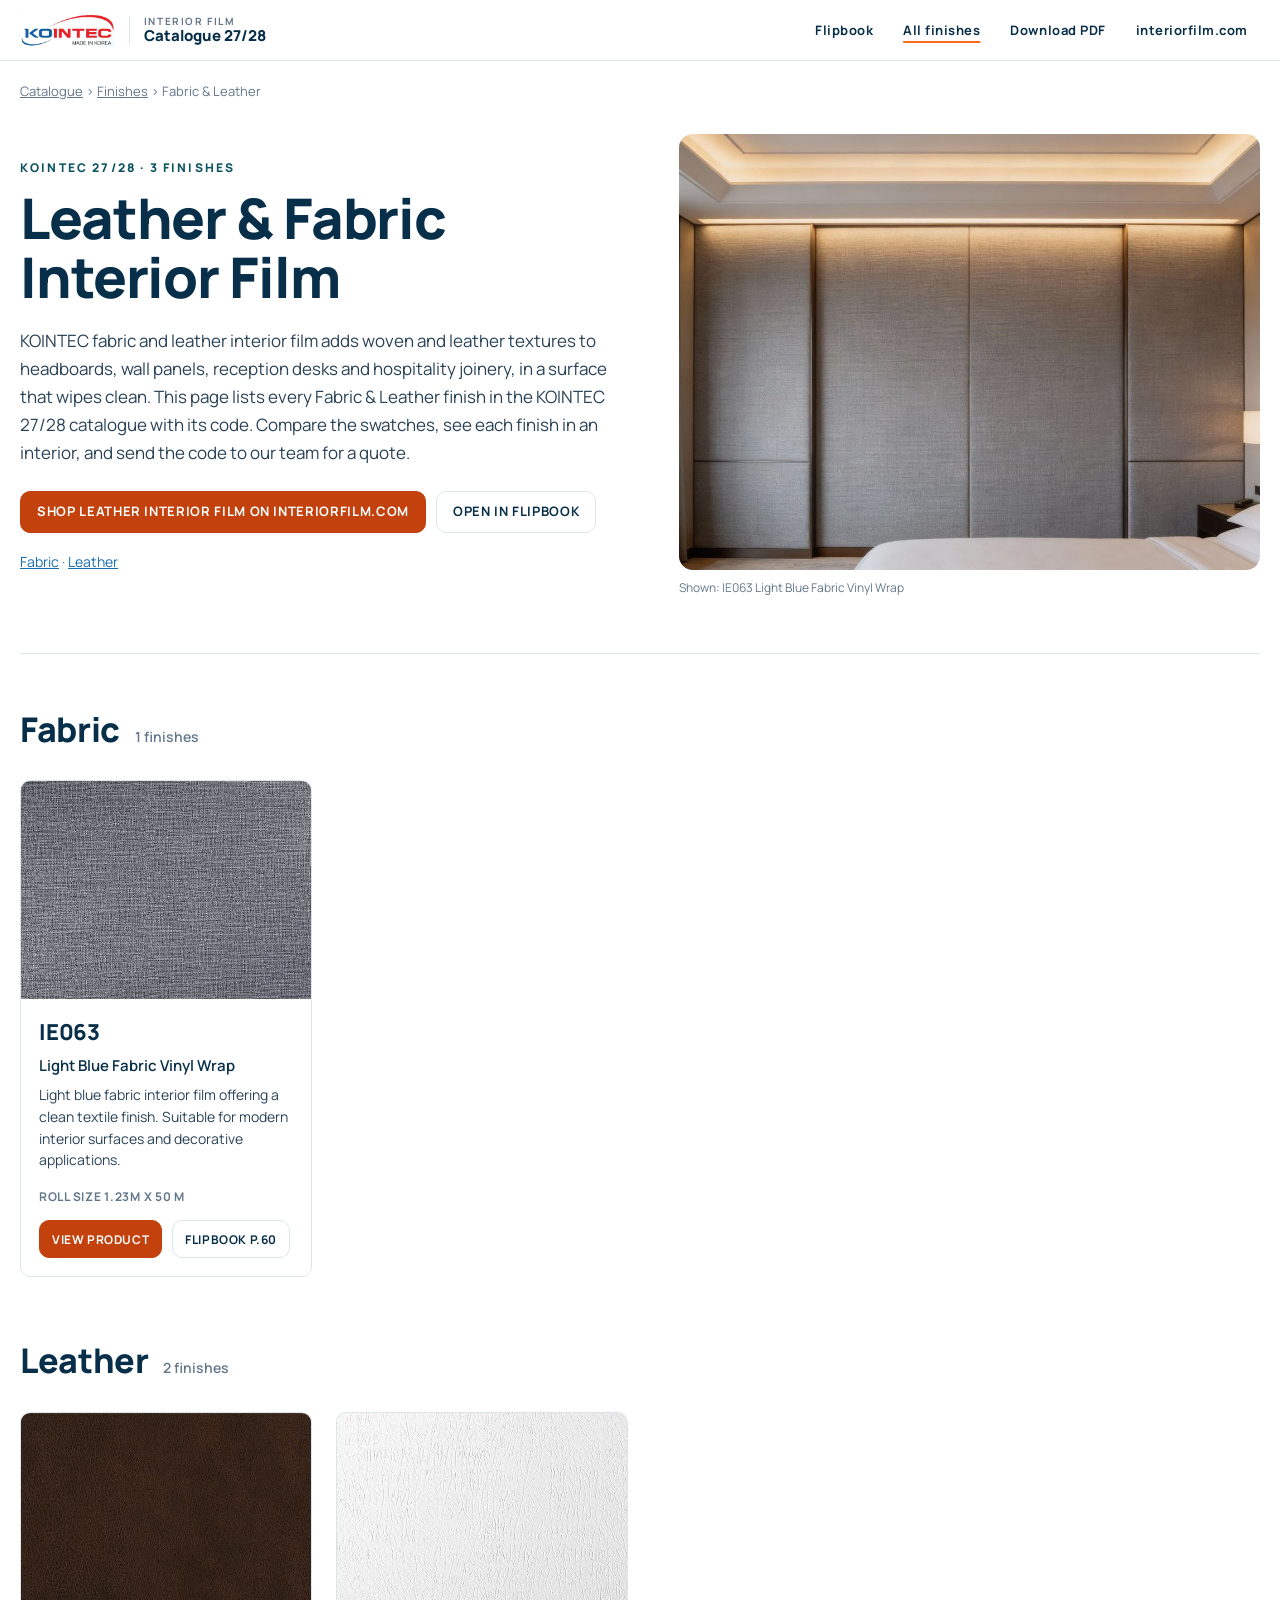
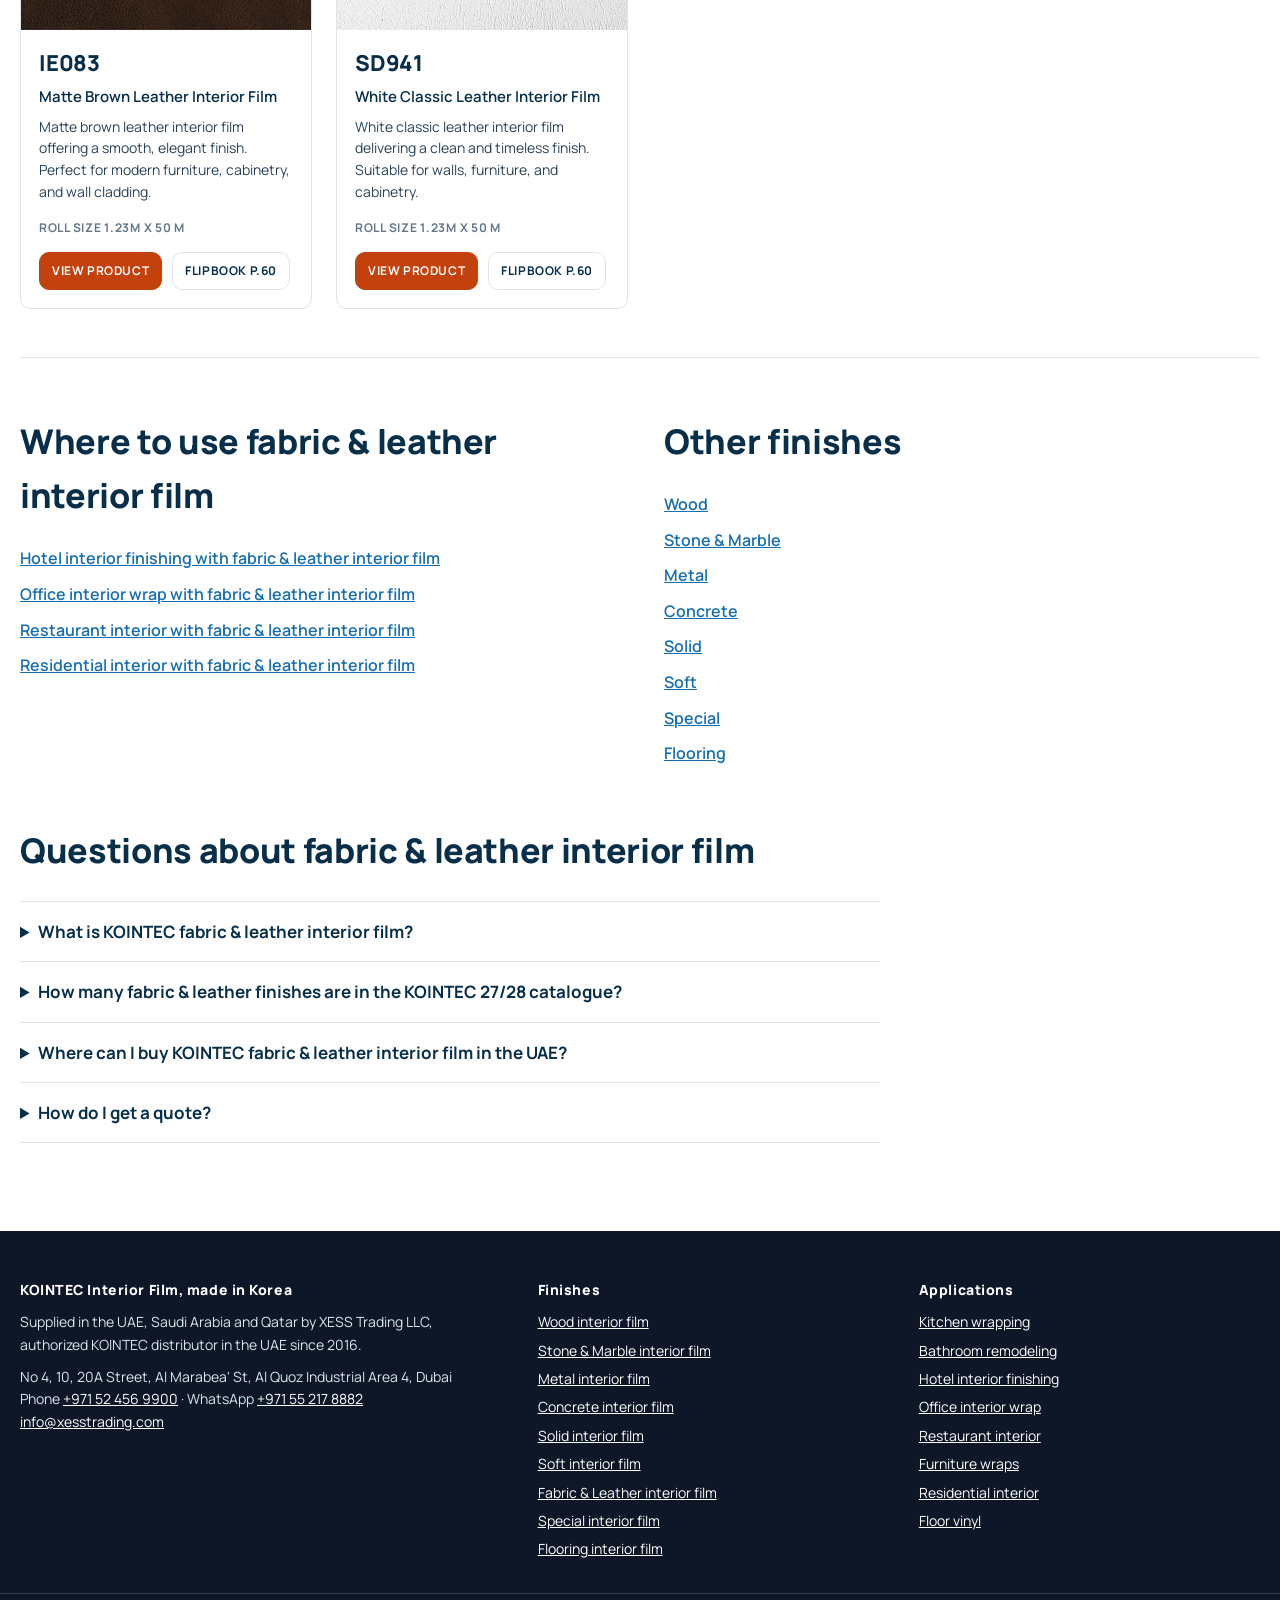
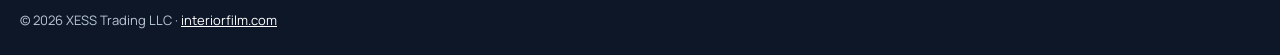
<file: finishes/leather-fabric-interior-film/index.html>
<!doctype html>
<html lang="en">
<head>
<meta charset="utf-8">
<meta name="viewport" content="width=device-width, initial-scale=1, viewport-fit=cover">
<title>Leather &amp; Fabric Interior Film Catalogue | KOINTEC UAE</title>
<meta name="description" content="3 KOINTEC fabric &amp; leather interior film finishes with codes, swatches and interior photos. Leather interior film for UAE, KSA and Qatar projects, supplied…">
<link rel="canonical" href="https://catalogue.interiorfilm.com/finishes/leather-fabric-interior-film/">
<meta name="robots" content="index, follow, max-image-preview:large">
<meta property="og:type" content="website">
<meta property="og:site_name" content="KOINTEC Interior Film Catalogue">
<meta property="og:title" content="Leather &amp; Fabric Interior Film Catalogue | KOINTEC UAE">
<meta property="og:description" content="3 KOINTEC fabric &amp; leather interior film finishes with codes, swatches and interior photos. Leather interior film for UAE, KSA and Qatar projects, supplied…">
<meta property="og:url" content="https://catalogue.interiorfilm.com/finishes/leather-fabric-interior-film/">
<meta property="og:image" content="https://catalogue.interiorfilm.com/img/a/IE063.jpg">
<meta name="twitter:card" content="summary_large_image">
<meta name="theme-color" content="#082f49">
<link rel="icon" href="../../assets/favicon.svg" type="image/svg+xml">
<link rel="preconnect" href="https://fonts.googleapis.com">
<link rel="preconnect" href="https://fonts.gstatic.com" crossorigin>
<link rel="stylesheet" href="https://fonts.googleapis.com/css2?family=Manrope:wght@400;500;600;700;800&display=swap">
<script type="application/ld+json">{"@context": "https://schema.org", "@graph": [{"@type": "CollectionPage", "name": "Leather & Fabric Interior Film", "url": "https://catalogue.interiorfilm.com/finishes/leather-fabric-interior-film/", "description": "3 KOINTEC fabric & leather interior film finishes with codes, swatches and interior photos. Leather interior film for UAE, KSA and Qatar projects, supplied…", "publisher": {"@id": "https://interiorfilm.com/#org"}}, {"@type": "Organization", "@id": "https://interiorfilm.com/#org", "name": "XESS Trading LLC", "url": "https://interiorfilm.com/", "email": "info@xesstrading.com", "telephone": "+971 52 456 9900", "address": {"@type": "PostalAddress", "streetAddress": "No 4, 10, 20A Street, Al Marabea' St, Al Quoz Industrial Area 4", "addressLocality": "Dubai", "addressCountry": "AE"}, "areaServed": ["AE", "SA", "QA"]}, {"@type": "BreadcrumbList", "itemListElement": [{"@type": "ListItem", "position": 1, "name": "Catalogue", "item": "https://catalogue.interiorfilm.com/"}, {"@type": "ListItem", "position": 2, "name": "Finishes", "item": "https://catalogue.interiorfilm.com/finishes/"}, {"@type": "ListItem", "position": 3, "name": "Fabric & Leather", "item": "https://catalogue.interiorfilm.com/finishes/leather-fabric-interior-film/"}]}, {"@type": "ItemList", "name": "KOINTEC Fabric & Leather interior film finishes", "numberOfItems": 3, "itemListElement": [{"@type": "ListItem", "position": 1, "item": {"@type": "Product", "name": "Light Blue Fabric Vinyl Wrap", "sku": "IE063", "brand": {"@type": "Brand", "name": "KOINTEC"}, "image": "https://catalogue.interiorfilm.com/img/s/IE063.jpg", "description": "Light blue fabric interior film offering a clean textile finish. Suitable for modern interior surfaces and decorative applications.", "url": "https://interiorfilm.com/uae/en/category/fabric-leather/fabric-standard/light-blue-fabric-vinyl-wrap", "category": "Fabric & Leather interior film"}}, {"@type": "ListItem", "position": 2, "item": {"@type": "Product", "name": "Matte Brown Leather Interior Film", "sku": "IE083", "brand": {"@type": "Brand", "name": "KOINTEC"}, "image": "https://catalogue.interiorfilm.com/img/s/IE083.jpg", "description": "Matte brown leather interior film offering a smooth, elegant finish. Perfect for modern furniture, cabinetry, and wall cladding.", "url": "https://interiorfilm.com/uae/en/category/fabric-leather/leather/matte-brown-leather-interior-film", "category": "Fabric & Leather interior film"}}, {"@type": "ListItem", "position": 3, "item": {"@type": "Product", "name": "White Classic Leather Interior Film", "sku": "SD941", "brand": {"@type": "Brand", "name": "KOINTEC"}, "image": "https://catalogue.interiorfilm.com/img/s/SD941.jpg", "description": "White classic leather interior film delivering a clean and timeless finish. Suitable for walls, furniture, and cabinetry.", "url": "https://interiorfilm.com/uae/en/category/fabric-leather/leather/white-classic-leather-interior-film", "category": "Fabric & Leather interior film"}}]}, {"@type": "FAQPage", "mainEntity": [{"@type": "Question", "name": "What is KOINTEC fabric & leather interior film?", "acceptedAnswer": {"@type": "Answer", "text": "It is a self-adhesive architectural film, made in Korea, that gives existing surfaces such as cabinets, doors, walls and furniture a fabric & leather finish without replacing them."}}, {"@type": "Question", "name": "How many fabric & leather finishes are in the KOINTEC 27/28 catalogue?", "acceptedAnswer": {"@type": "Answer", "text": "3 finishes across Fabric, Leather. Each one is listed on this page with its product code."}}, {"@type": "Question", "name": "Where can I buy KOINTEC fabric & leather interior film in the UAE?", "acceptedAnswer": {"@type": "Answer", "text": "From XESS Trading LLC in Al Quoz, Dubai, the authorized KOINTEC distributor in the UAE since 2016, through interiorfilm.com. We also supply Saudi Arabia and Qatar."}}, {"@type": "Question", "name": "How do I get a quote?", "acceptedAnswer": {"@type": "Answer", "text": "Send the product codes you like to our team through the contact page on interiorfilm.com, by WhatsApp on +971 55 217 8882 or by email to info@xesstrading.com."}}]}]}</script>
<link rel="stylesheet" href="../../assets/site.css">
</head><body>
<header class="top"><div class="wrap top-in">
<a class="logo" href="../../"><img src="../../img/logo-kointec.png" alt="KOINTEC" width="611" height="219"><span class="sep" aria-hidden="true"></span><span class="cat"><small>Interior Film</small> <b>Catalogue 27/28</b></span></a>
<nav aria-label="Main"><a href="../../">Flipbook</a><a href="../../finishes/" aria-current="page">All finishes</a><a href="https://xesstrading.com/KOINTEC-XT-catalogue-27-28.pdf" rel="noopener">Download PDF</a><a href="https://interiorfilm.com/uae/en" rel="noopener">interiorfilm.com</a></nav></div></header>
<main>
<div class="wrap">
<nav class="crumbs" aria-label="Breadcrumb"><a href="../../">Catalogue</a> › <a href="../../finishes/">Finishes</a> › <span>Fabric &amp; Leather</span></nav>
<div class="hero">
<div class="hero-t"><p class="eyebrow">KOINTEC 27/28 · 3 finishes</p>
<h1>Leather &amp; Fabric Interior Film</h1>
<p class="lede">KOINTEC fabric and leather interior film adds woven and leather textures to headboards, wall panels, reception desks and hospitality joinery, in a surface that wipes clean. This page lists every Fabric &amp; Leather finish in the KOINTEC 27/28 catalogue with its code. Compare the swatches, see each finish in an interior, and send the code to our team for a quote.</p>
<div class="acts"><a class="b pri" href="https://interiorfilm.com/uae/en/category/fabric-leather">Shop leather interior film on interiorfilm.com</a><a class="b" href="../../#page-60">Open in flipbook</a></div>
<p class="jump"><a href="#fabric">Fabric</a> · <a href="#leather">Leather</a></p></div>
<figure class="hero-i"><img src="../../img/a/IE063.jpg" alt="Light Blue Fabric Vinyl Wrap (IE063) in an interior" width="1100" height="825" fetchpriority="high"><figcaption>Shown: IE063 Light Blue Fabric Vinyl Wrap</figcaption></figure>
</div>
<section class="grp" id="fabric"><h2>Fabric <span>1 finishes</span></h2><div class="grid"><article class="card" id="ie063">
<div class="sw"><img src="../../img/s/IE063.jpg" alt="IE063 Light Blue Fabric Vinyl Wrap swatch" width="520" height="390" loading="lazy" decoding="async"></div>
<div class="meta"><p class="code">IE063</p><h3>Light Blue Fabric Vinyl Wrap</h3>
<p class="d">Light blue fabric interior film offering a clean textile finish. Suitable for modern interior surfaces and decorative applications.</p><p class="sz">Roll size 1.23m x 50 m</p>
<div class="acts"><a class="b pri" href="https://interiorfilm.com/uae/en/category/fabric-leather/fabric-standard/light-blue-fabric-vinyl-wrap">View product</a><a class="b" href="../../#page-60">Flipbook p.60</a></div></div></article></div></section><section class="grp" id="leather"><h2>Leather <span>2 finishes</span></h2><div class="grid"><article class="card" id="ie083">
<div class="sw"><img src="../../img/s/IE083.jpg" alt="IE083 Matte Brown Leather Interior Film swatch" width="520" height="390" loading="lazy" decoding="async"></div>
<div class="meta"><p class="code">IE083</p><h3>Matte Brown Leather Interior Film</h3>
<p class="d">Matte brown leather interior film offering a smooth, elegant finish. Perfect for modern furniture, cabinetry, and wall cladding.</p><p class="sz">Roll size 1.23m x 50 m</p>
<div class="acts"><a class="b pri" href="https://interiorfilm.com/uae/en/category/fabric-leather/leather/matte-brown-leather-interior-film">View product</a><a class="b" href="../../#page-60">Flipbook p.60</a></div></div></article><article class="card" id="sd941">
<div class="sw"><img src="../../img/s/SD941.jpg" alt="SD941 White Classic Leather Interior Film swatch" width="520" height="390" loading="lazy" decoding="async"></div>
<div class="meta"><p class="code">SD941</p><h3>White Classic Leather Interior Film</h3>
<p class="d">White classic leather interior film delivering a clean and timeless finish. Suitable for walls, furniture, and cabinetry.</p><p class="sz">Roll size 1.23m x 50 m</p>
<div class="acts"><a class="b pri" href="https://interiorfilm.com/uae/en/category/fabric-leather/leather/white-classic-leather-interior-film">View product</a><a class="b" href="../../#page-60">Flipbook p.60</a></div></div></article></div></section>
<section class="more">
<div><h2>Where to use fabric &amp; leather interior film</h2><ul class="links"><li><a href="https://interiorfilm.com/uae/en/hotel-interior-finishing">Hotel interior finishing with fabric &amp; leather interior film</a></li><li><a href="https://interiorfilm.com/uae/en/office-interior-wrap">Office interior wrap with fabric &amp; leather interior film</a></li><li><a href="https://interiorfilm.com/uae/en/restaurant-interior">Restaurant interior with fabric &amp; leather interior film</a></li><li><a href="https://interiorfilm.com/uae/en/residential-interior">Residential interior with fabric &amp; leather interior film</a></li></ul></div>
<div><h2>Other finishes</h2><ul class="links"><li><a href="../../finishes/wood-interior-film/">Wood</a></li><li><a href="../../finishes/marble-stone-interior-film/">Stone &amp; Marble</a></li><li><a href="../../finishes/metal-interior-film/">Metal</a></li><li><a href="../../finishes/concrete-interior-film/">Concrete</a></li><li><a href="../../finishes/solid-colour-interior-film/">Solid</a></li><li><a href="../../finishes/soft-matt-interior-film/">Soft</a></li><li><a href="../../finishes/glitter-decoration-film/">Special</a></li><li><a href="../../finishes/floor-vinyl-film/">Flooring</a></li></ul></div>
</section>
<section class="faq"><h2>Questions about fabric &amp; leather interior film</h2>
<details><summary>What is KOINTEC fabric &amp; leather interior film?</summary><p>It is a self-adhesive architectural film, made in Korea, that gives existing surfaces such as cabinets, doors, walls and furniture a fabric &amp; leather finish without replacing them.</p></details><details><summary>How many fabric &amp; leather finishes are in the KOINTEC 27/28 catalogue?</summary><p>3 finishes across Fabric, Leather. Each one is listed on this page with its product code.</p></details><details><summary>Where can I buy KOINTEC fabric &amp; leather interior film in the UAE?</summary><p>From XESS Trading LLC in Al Quoz, Dubai, the authorized KOINTEC distributor in the UAE since 2016, through interiorfilm.com. We also supply Saudi Arabia and Qatar.</p></details><details><summary>How do I get a quote?</summary><p>Send the product codes you like to our team through the contact page on interiorfilm.com, by WhatsApp on +971 55 217 8882 or by email to info@xesstrading.com.</p></details>
</section>
</div>
</main>
<footer class="foot"><div class="wrap foot-in">
<div><p class="fh">KOINTEC Interior Film, made in Korea</p>
<p>Supplied in the UAE, Saudi Arabia and Qatar by XESS Trading LLC, authorized KOINTEC distributor in the UAE since 2016.</p>
<p>No 4, 10, 20A Street, Al Marabea&#x27; St, Al Quoz Industrial Area 4, Dubai<br>Phone <a href="tel:+971524569900">+971 52 456 9900</a> · WhatsApp <a href="https://wa.me/971552178882">+971 55 217 8882</a><br><a href="mailto:info@xesstrading.com">info@xesstrading.com</a></p></div>
<div><p class="fh">Finishes</p><ul><li><a href="../../finishes/wood-interior-film/">Wood interior film</a></li><li><a href="../../finishes/marble-stone-interior-film/">Stone &amp; Marble interior film</a></li><li><a href="../../finishes/metal-interior-film/">Metal interior film</a></li><li><a href="../../finishes/concrete-interior-film/">Concrete interior film</a></li><li><a href="../../finishes/solid-colour-interior-film/">Solid interior film</a></li><li><a href="../../finishes/soft-matt-interior-film/">Soft interior film</a></li><li><a href="../../finishes/leather-fabric-interior-film/">Fabric &amp; Leather interior film</a></li><li><a href="../../finishes/glitter-decoration-film/">Special interior film</a></li><li><a href="../../finishes/floor-vinyl-film/">Flooring interior film</a></li></ul></div>
<div><p class="fh">Applications</p><ul><li><a href="https://interiorfilm.com/uae/en/kitchen-wrapping">Kitchen wrapping</a></li><li><a href="https://interiorfilm.com/uae/en/bathroom-remodeling">Bathroom remodeling</a></li><li><a href="https://interiorfilm.com/uae/en/hotel-interior-finishing">Hotel interior finishing</a></li><li><a href="https://interiorfilm.com/uae/en/office-interior-wrap">Office interior wrap</a></li><li><a href="https://interiorfilm.com/uae/en/restaurant-interior">Restaurant interior</a></li><li><a href="https://interiorfilm.com/uae/en/furniture-wraps">Furniture wraps</a></li><li><a href="https://interiorfilm.com/uae/en/residential-interior">Residential interior</a></li><li><a href="https://interiorfilm.com/uae/en/floor-vinyl">Floor vinyl</a></li></ul></div>
</div><div class="wrap legal">© 2026 XESS Trading LLC · <a href="https://interiorfilm.com/">interiorfilm.com</a></div></footer>
</body></html>
</file>
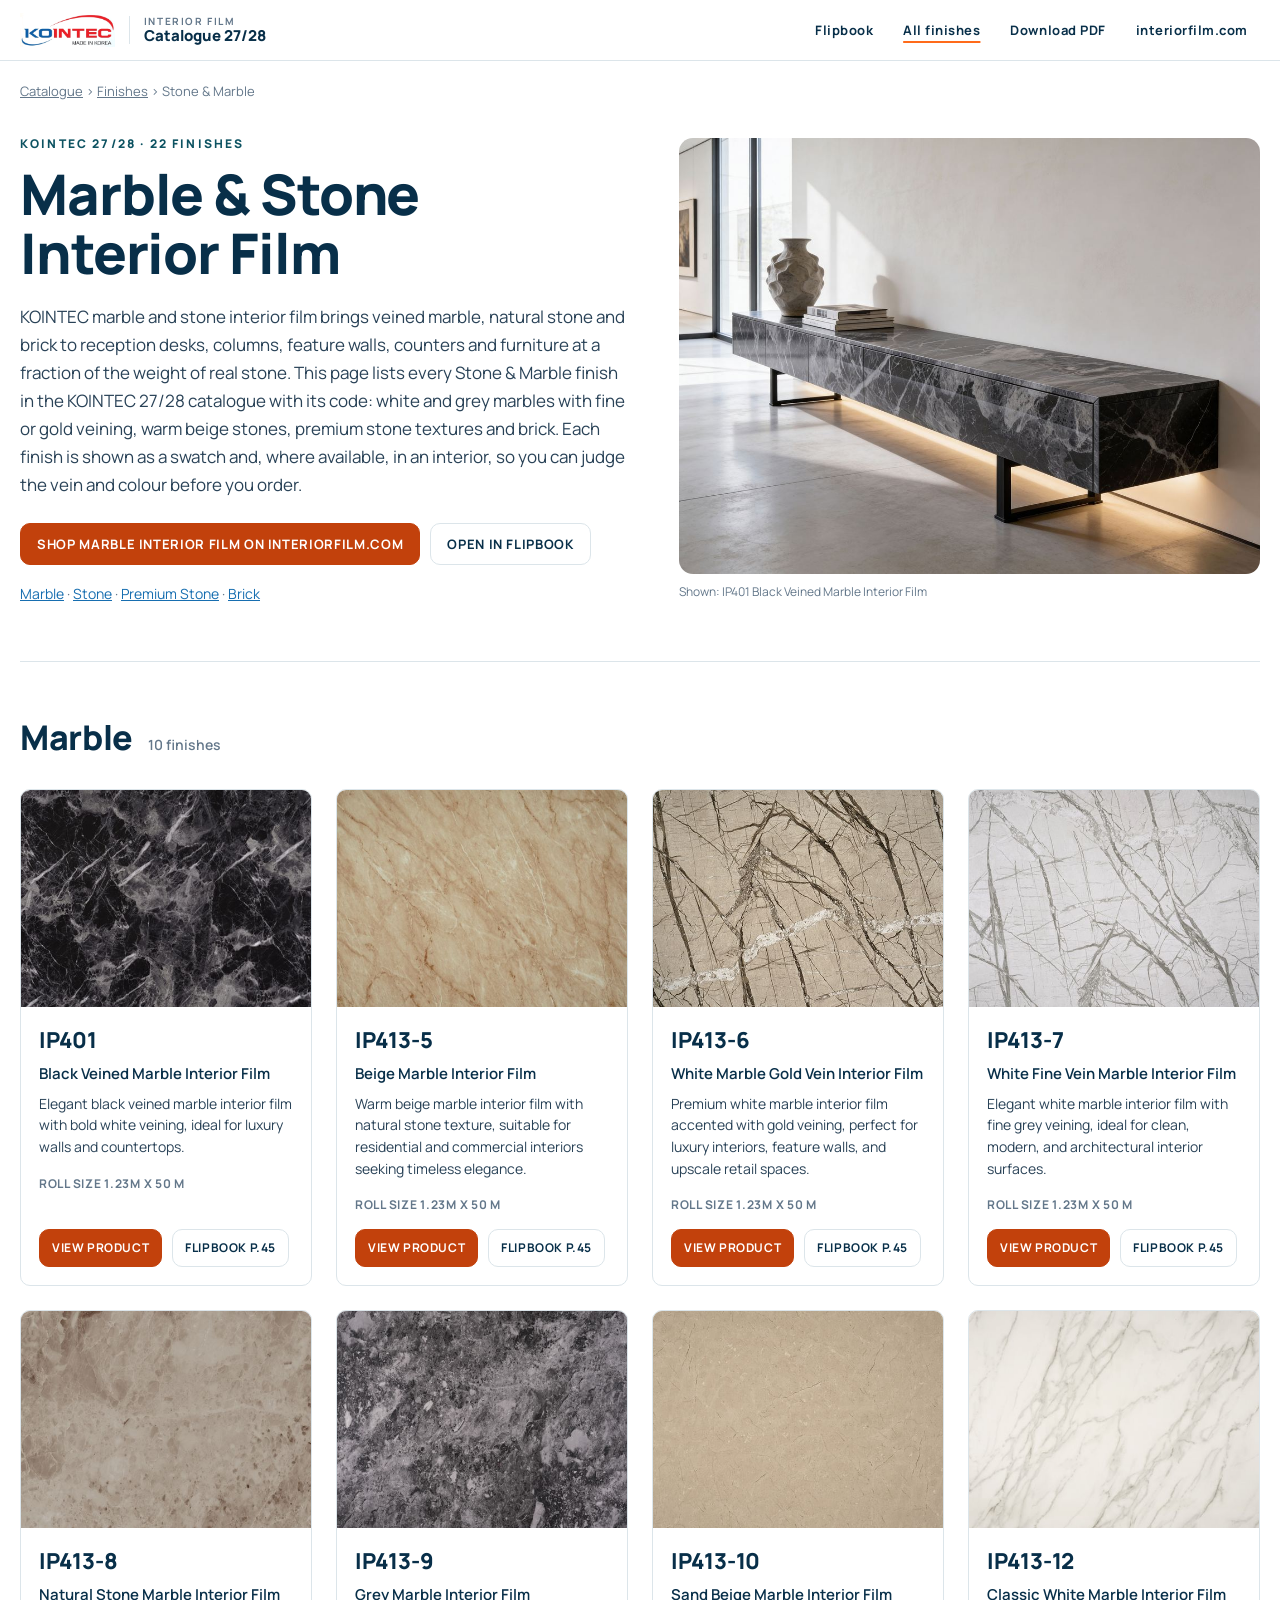
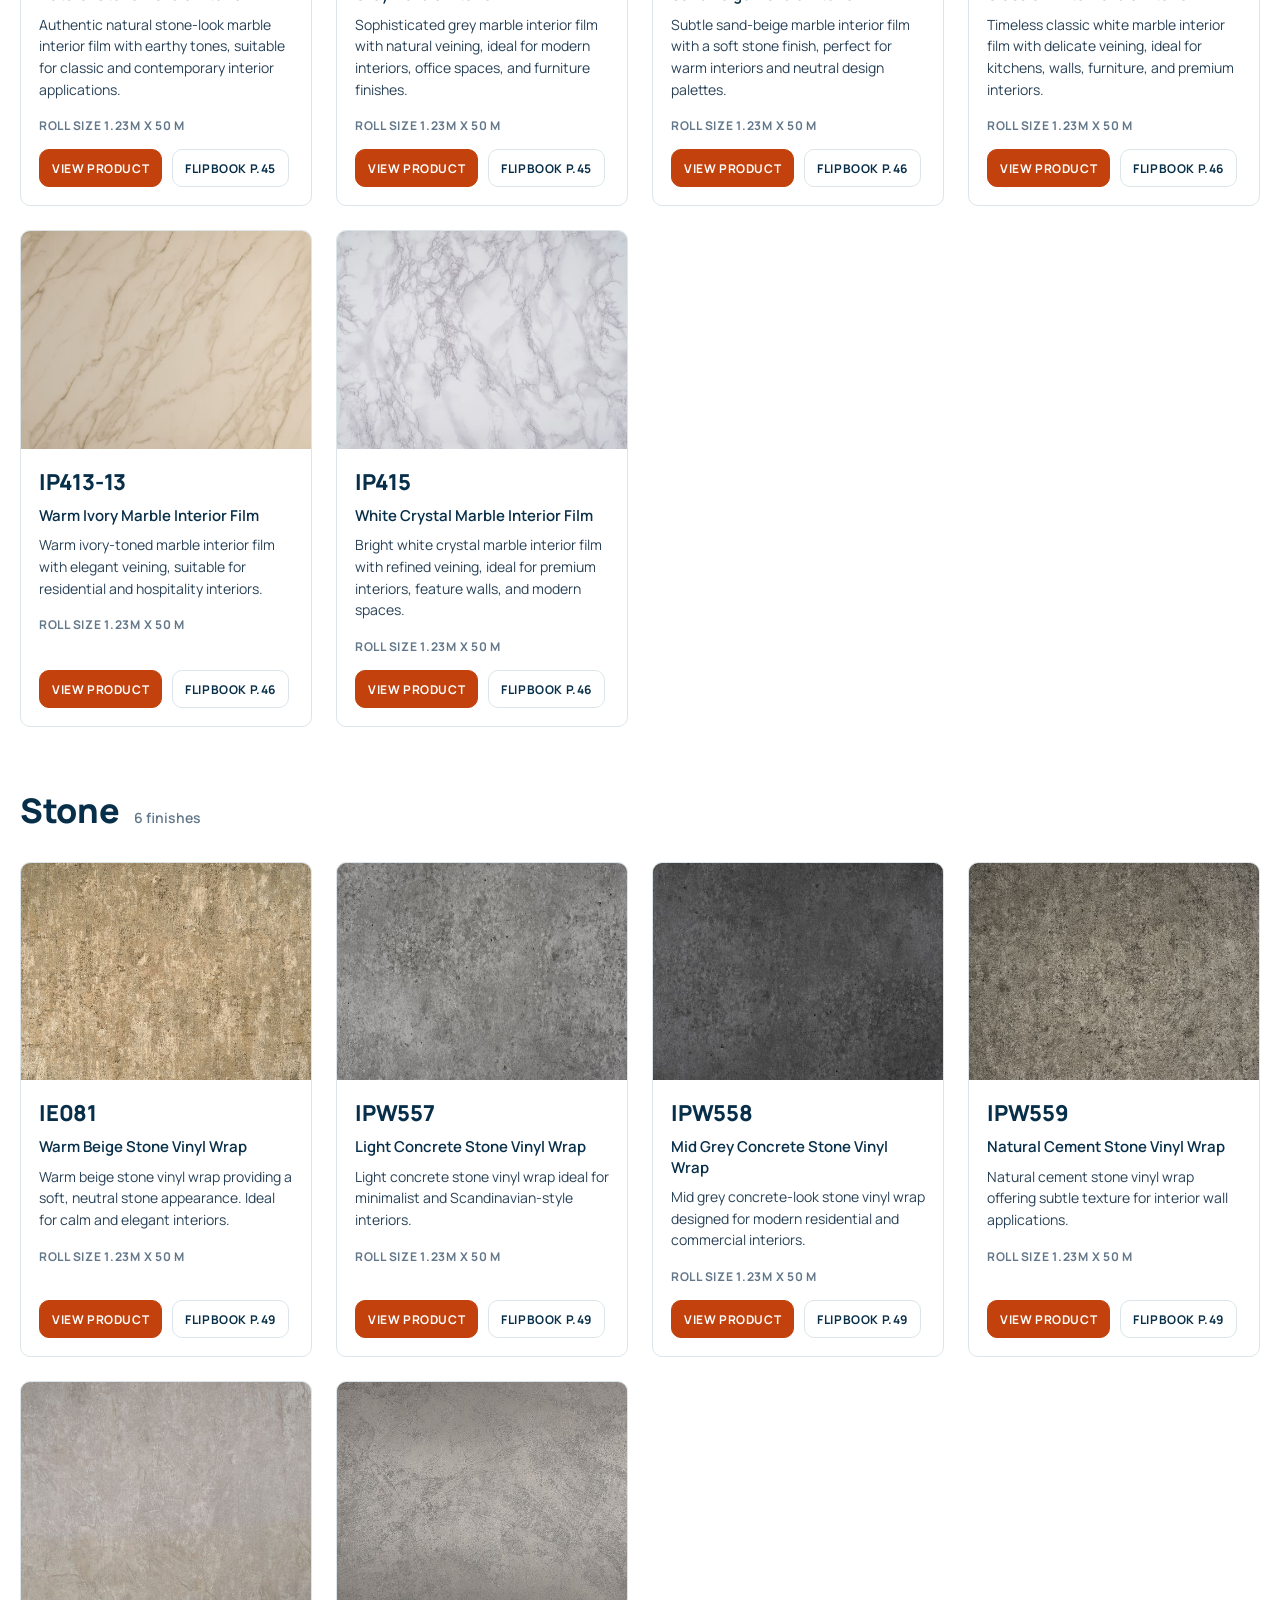
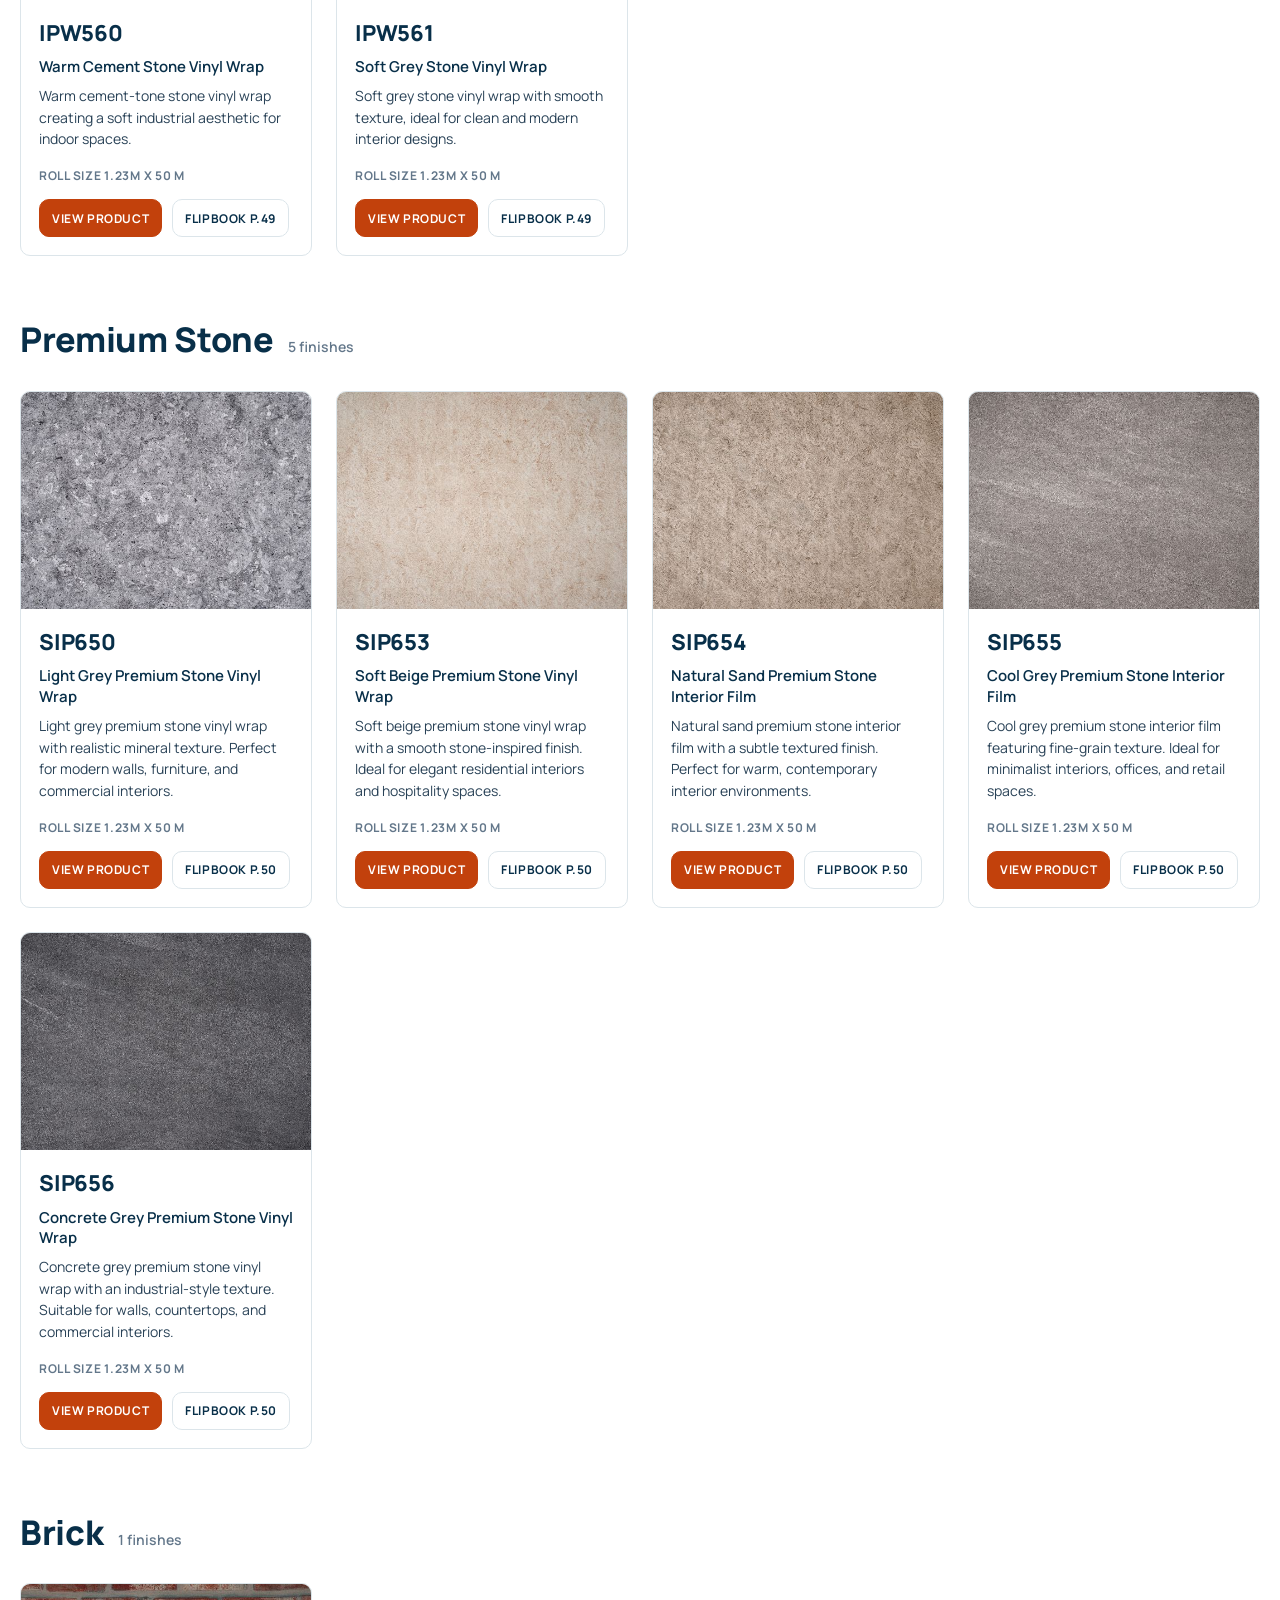
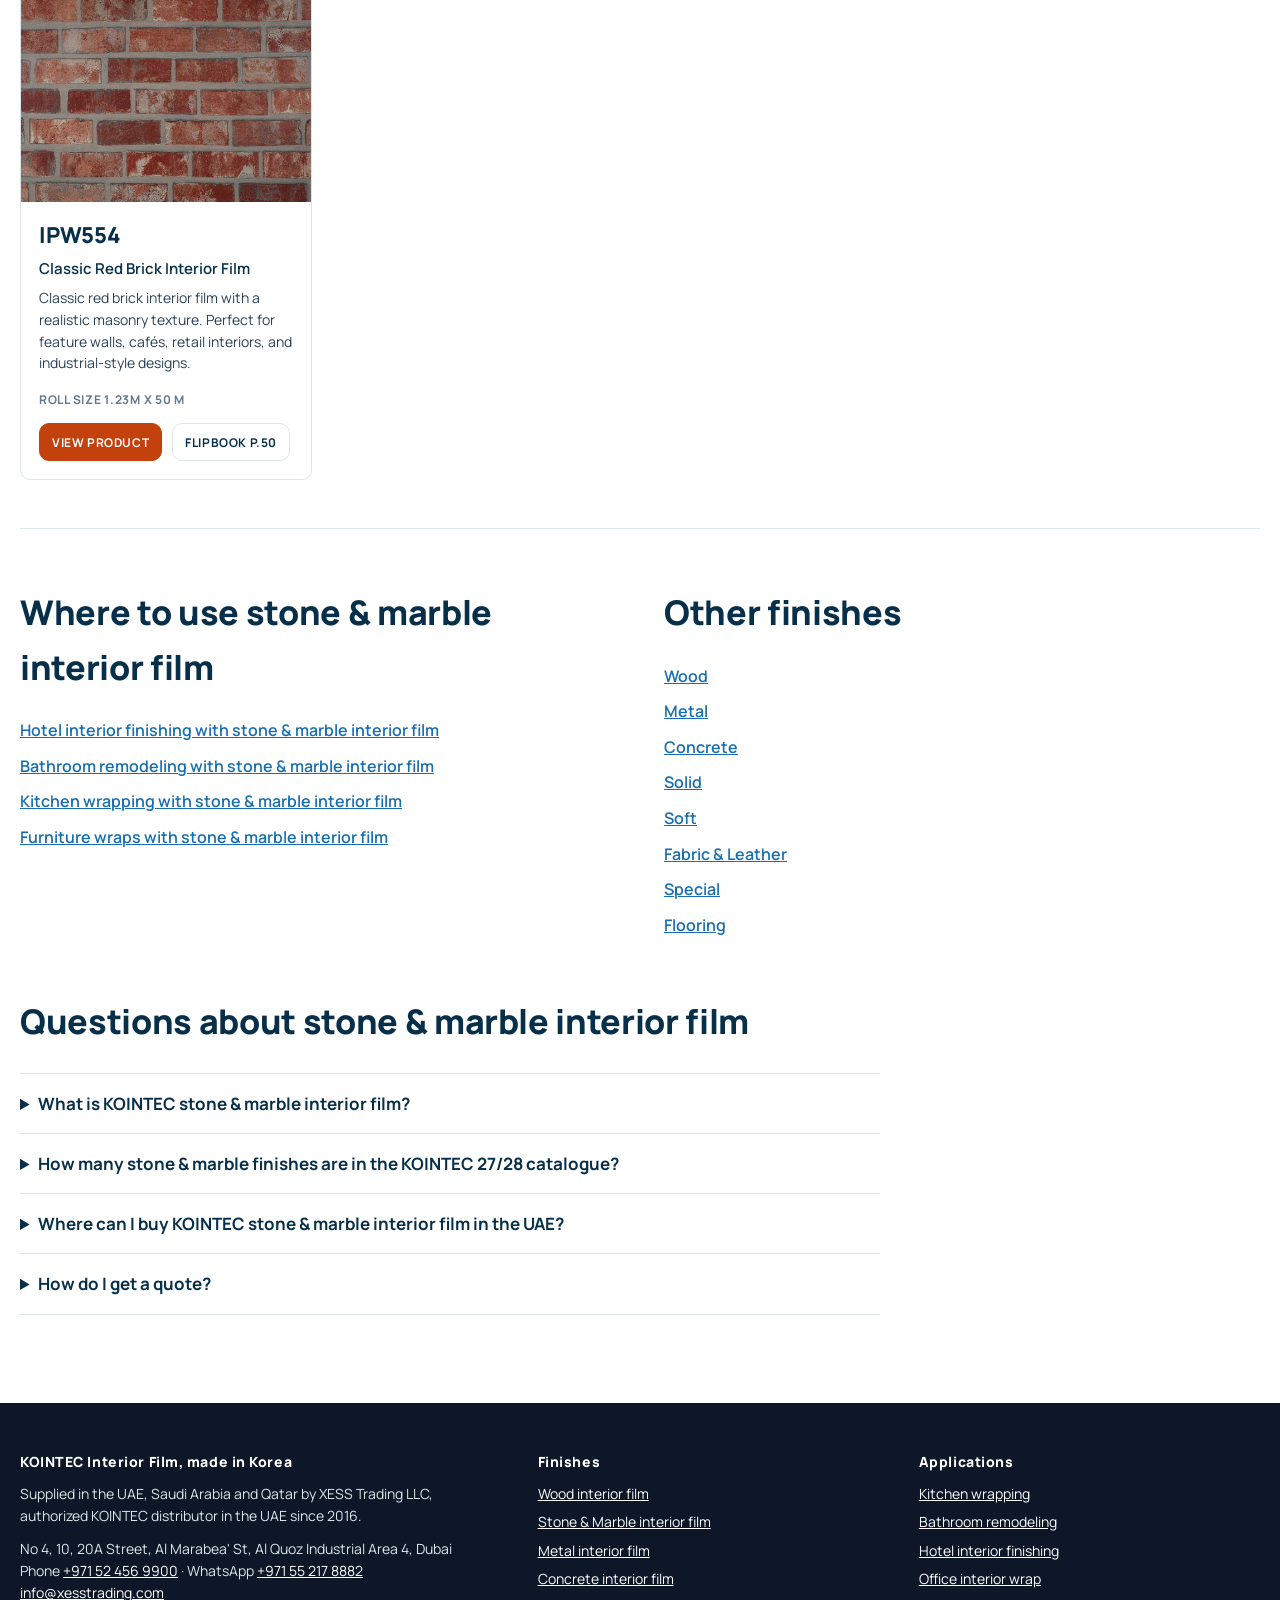
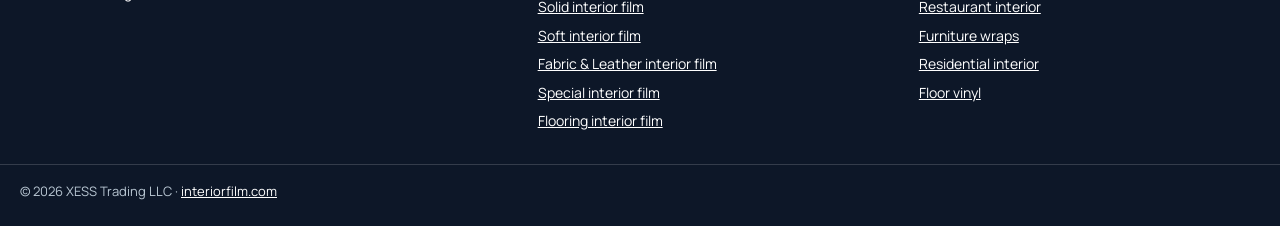
<file: finishes/marble-stone-interior-film/index.html>
<!doctype html>
<html lang="en">
<head>
<meta charset="utf-8">
<meta name="viewport" content="width=device-width, initial-scale=1, viewport-fit=cover">
<title>Marble &amp; Stone Interior Film Catalogue | KOINTEC UAE</title>
<meta name="description" content="22 KOINTEC stone &amp; marble interior film finishes with codes, swatches and interior photos. Marble interior film for UAE, KSA and Qatar projects, supplied by…">
<link rel="canonical" href="https://catalogue.interiorfilm.com/finishes/marble-stone-interior-film/">
<meta name="robots" content="index, follow, max-image-preview:large">
<meta property="og:type" content="website">
<meta property="og:site_name" content="KOINTEC Interior Film Catalogue">
<meta property="og:title" content="Marble &amp; Stone Interior Film Catalogue | KOINTEC UAE">
<meta property="og:description" content="22 KOINTEC stone &amp; marble interior film finishes with codes, swatches and interior photos. Marble interior film for UAE, KSA and Qatar projects, supplied by…">
<meta property="og:url" content="https://catalogue.interiorfilm.com/finishes/marble-stone-interior-film/">
<meta property="og:image" content="https://catalogue.interiorfilm.com/img/a/IP401.jpg">
<meta name="twitter:card" content="summary_large_image">
<meta name="theme-color" content="#082f49">
<link rel="icon" href="../../assets/favicon.svg" type="image/svg+xml">
<link rel="preconnect" href="https://fonts.googleapis.com">
<link rel="preconnect" href="https://fonts.gstatic.com" crossorigin>
<link rel="stylesheet" href="https://fonts.googleapis.com/css2?family=Manrope:wght@400;500;600;700;800&display=swap">
<script type="application/ld+json">{"@context": "https://schema.org", "@graph": [{"@type": "CollectionPage", "name": "Marble & Stone Interior Film", "url": "https://catalogue.interiorfilm.com/finishes/marble-stone-interior-film/", "description": "22 KOINTEC stone & marble interior film finishes with codes, swatches and interior photos. Marble interior film for UAE, KSA and Qatar projects, supplied by…", "publisher": {"@id": "https://interiorfilm.com/#org"}}, {"@type": "Organization", "@id": "https://interiorfilm.com/#org", "name": "XESS Trading LLC", "url": "https://interiorfilm.com/", "email": "info@xesstrading.com", "telephone": "+971 52 456 9900", "address": {"@type": "PostalAddress", "streetAddress": "No 4, 10, 20A Street, Al Marabea' St, Al Quoz Industrial Area 4", "addressLocality": "Dubai", "addressCountry": "AE"}, "areaServed": ["AE", "SA", "QA"]}, {"@type": "BreadcrumbList", "itemListElement": [{"@type": "ListItem", "position": 1, "name": "Catalogue", "item": "https://catalogue.interiorfilm.com/"}, {"@type": "ListItem", "position": 2, "name": "Finishes", "item": "https://catalogue.interiorfilm.com/finishes/"}, {"@type": "ListItem", "position": 3, "name": "Stone & Marble", "item": "https://catalogue.interiorfilm.com/finishes/marble-stone-interior-film/"}]}, {"@type": "ItemList", "name": "KOINTEC Stone & Marble interior film finishes", "numberOfItems": 22, "itemListElement": [{"@type": "ListItem", "position": 1, "item": {"@type": "Product", "name": "Black Veined Marble Interior Film", "sku": "IP401", "brand": {"@type": "Brand", "name": "KOINTEC"}, "image": "https://catalogue.interiorfilm.com/img/s/IP401.jpg", "description": "Elegant black veined marble interior film with bold white veining, ideal for luxury walls and countertops.", "url": "https://interiorfilm.com/uae/en/category/stone-marble/marble/black-veined-marble-interior-film", "category": "Stone & Marble interior film"}}, {"@type": "ListItem", "position": 2, "item": {"@type": "Product", "name": "Beige Marble Interior Film", "sku": "IP413-5", "brand": {"@type": "Brand", "name": "KOINTEC"}, "image": "https://catalogue.interiorfilm.com/img/s/IP413-5.jpg", "description": "Warm beige marble interior film with natural stone texture, suitable for residential and commercial interiors seeking timeless elegance.", "url": "https://interiorfilm.com/uae/en/category/stone-marble/marble/beige-marble-interior-film", "category": "Stone & Marble interior film"}}, {"@type": "ListItem", "position": 3, "item": {"@type": "Product", "name": "White Marble Gold Vein Interior Film", "sku": "IP413-6", "brand": {"@type": "Brand", "name": "KOINTEC"}, "image": "https://catalogue.interiorfilm.com/img/s/IP413-6.jpg", "description": "Premium white marble interior film accented with gold veining, perfect for luxury interiors, feature walls, and upscale retail spaces.", "url": "https://interiorfilm.com/uae/en/category/stone-marble/marble/white-marble-gold-vein-interior-film", "category": "Stone & Marble interior film"}}, {"@type": "ListItem", "position": 4, "item": {"@type": "Product", "name": "White Fine Vein Marble Interior Film", "sku": "IP413-7", "brand": {"@type": "Brand", "name": "KOINTEC"}, "image": "https://catalogue.interiorfilm.com/img/s/IP413-7.jpg", "description": "Elegant white marble interior film with fine grey veining, ideal for clean, modern, and architectural interior surfaces.", "url": "https://interiorfilm.com/uae/en/category/stone-marble/marble/white-fine-vein-marble-interior-film", "category": "Stone & Marble interior film"}}, {"@type": "ListItem", "position": 5, "item": {"@type": "Product", "name": "Natural Stone Marble Interior Film", "sku": "IP413-8", "brand": {"@type": "Brand", "name": "KOINTEC"}, "image": "https://catalogue.interiorfilm.com/img/s/IP413-8.jpg", "description": "Authentic natural stone-look marble interior film with earthy tones, suitable for classic and contemporary interior applications.", "url": "https://interiorfilm.com/uae/en/category/stone-marble/marble/natural-stone-marble-interior-film", "category": "Stone & Marble interior film"}}, {"@type": "ListItem", "position": 6, "item": {"@type": "Product", "name": "Grey Marble Interior Film", "sku": "IP413-9", "brand": {"@type": "Brand", "name": "KOINTEC"}, "image": "https://catalogue.interiorfilm.com/img/s/IP413-9.jpg", "description": "Sophisticated grey marble interior film with natural veining, ideal for modern interiors, office spaces, and furniture finishes.", "url": "https://interiorfilm.com/uae/en/category/stone-marble/marble/grey-marble-interior-film", "category": "Stone & Marble interior film"}}, {"@type": "ListItem", "position": 7, "item": {"@type": "Product", "name": "Sand Beige Marble Interior Film", "sku": "IP413-10", "brand": {"@type": "Brand", "name": "KOINTEC"}, "image": "https://catalogue.interiorfilm.com/img/s/IP413-10.jpg", "description": "Subtle sand-beige marble interior film with a soft stone finish, perfect for warm interiors and neutral design palettes.", "url": "https://interiorfilm.com/uae/en/category/stone-marble/marble/sand-beige-marble-interior-film", "category": "Stone & Marble interior film"}}, {"@type": "ListItem", "position": 8, "item": {"@type": "Product", "name": "Classic White Marble Interior Film", "sku": "IP413-12", "brand": {"@type": "Brand", "name": "KOINTEC"}, "image": "https://catalogue.interiorfilm.com/img/s/IP413-12.jpg", "description": "Timeless classic white marble interior film with delicate veining, ideal for kitchens, walls, furniture, and premium interiors.", "url": "https://interiorfilm.com/uae/en/category/stone-marble/marble/classic-white-marble-interior-film", "category": "Stone & Marble interior film"}}, {"@type": "ListItem", "position": 9, "item": {"@type": "Product", "name": "Warm Ivory Marble Interior Film", "sku": "IP413-13", "brand": {"@type": "Brand", "name": "KOINTEC"}, "image": "https://catalogue.interiorfilm.com/img/s/IP413-13.jpg", "description": "Warm ivory-toned marble interior film with elegant veining, suitable for residential and hospitality interiors.", "url": "https://interiorfilm.com/uae/en/category/stone-marble/marble/warm-ivory-marble-interior-film", "category": "Stone & Marble interior film"}}, {"@type": "ListItem", "position": 10, "item": {"@type": "Product", "name": "White Crystal Marble Interior Film", "sku": "IP415", "brand": {"@type": "Brand", "name": "KOINTEC"}, "image": "https://catalogue.interiorfilm.com/img/s/IP415.jpg", "description": "Bright white crystal marble interior film with refined veining, ideal for premium interiors, feature walls, and modern spaces.", "url": "https://interiorfilm.com/uae/en/category/stone-marble/marble/white-crystal-marble-interior-film", "category": "Stone & Marble interior film"}}, {"@type": "ListItem", "position": 11, "item": {"@type": "Product", "name": "Warm Beige Stone Vinyl Wrap", "sku": "IE081", "brand": {"@type": "Brand", "name": "KOINTEC"}, "image": "https://catalogue.interiorfilm.com/img/s/IE081.jpg", "description": "Warm beige stone vinyl wrap providing a soft, neutral stone appearance. Ideal for calm and elegant interiors.", "url": "https://interiorfilm.com/uae/en/category/stone-marble/stone-standard/warm-beige-stone-vinyl-wrap", "category": "Stone & Marble interior film"}}, {"@type": "ListItem", "position": 12, "item": {"@type": "Product", "name": "Light Concrete Stone Vinyl Wrap", "sku": "IPW557", "brand": {"@type": "Brand", "name": "KOINTEC"}, "image": "https://catalogue.interiorfilm.com/img/s/IPW557.jpg", "description": "Light concrete stone vinyl wrap ideal for minimalist and Scandinavian-style interiors.", "url": "https://interiorfilm.com/uae/en/category/stone-marble/stone-standard/light-concrete-stone-vinyl-wrap", "category": "Stone & Marble interior film"}}, {"@type": "ListItem", "position": 13, "item": {"@type": "Product", "name": "Mid Grey Concrete Stone Vinyl Wrap", "sku": "IPW558", "brand": {"@type": "Brand", "name": "KOINTEC"}, "image": "https://catalogue.interiorfilm.com/img/s/IPW558.jpg", "description": "Mid grey concrete-look stone vinyl wrap designed for modern residential and commercial interiors.", "url": "https://interiorfilm.com/uae/en/category/stone-marble/stone-standard/mid-grey-concrete-stone-vinyl-wrap", "category": "Stone & Marble interior film"}}, {"@type": "ListItem", "position": 14, "item": {"@type": "Product", "name": "Natural Cement Stone Vinyl Wrap", "sku": "IPW559", "brand": {"@type": "Brand", "name": "KOINTEC"}, "image": "https://catalogue.interiorfilm.com/img/s/IPW559.jpg", "description": "Natural cement stone vinyl wrap offering subtle texture for interior wall applications.", "url": "https://interiorfilm.com/uae/en/category/stone-marble/stone-standard/natural-cement-stone-vinyl-wrap", "category": "Stone & Marble interior film"}}, {"@type": "ListItem", "position": 15, "item": {"@type": "Product", "name": "Warm Cement Stone Vinyl Wrap", "sku": "IPW560", "brand": {"@type": "Brand", "name": "KOINTEC"}, "image": "https://catalogue.interiorfilm.com/img/s/IPW560.jpg", "description": "Warm cement-tone stone vinyl wrap creating a soft industrial aesthetic for indoor spaces.", "url": "https://interiorfilm.com/uae/en/category/stone-marble/stone-standard/warm-cement-stone-vinyl-wrap", "category": "Stone & Marble interior film"}}, {"@type": "ListItem", "position": 16, "item": {"@type": "Product", "name": "Soft Grey Stone Vinyl Wrap", "sku": "IPW561", "brand": {"@type": "Brand", "name": "KOINTEC"}, "image": "https://catalogue.interiorfilm.com/img/s/IPW561.jpg", "description": "Soft grey stone vinyl wrap with smooth texture, ideal for clean and modern interior designs.", "url": "https://interiorfilm.com/uae/en/category/stone-marble/stone-standard/soft-grey-stone-vinyl-wrap", "category": "Stone & Marble interior film"}}, {"@type": "ListItem", "position": 17, "item": {"@type": "Product", "name": "Light Grey Premium Stone Vinyl Wrap", "sku": "SIP650", "brand": {"@type": "Brand", "name": "KOINTEC"}, "image": "https://catalogue.interiorfilm.com/img/s/SIP650.jpg", "description": "Light grey premium stone vinyl wrap with realistic mineral texture. Perfect for modern walls, furniture, and commercial interiors.", "url": "https://interiorfilm.com/uae/en/category/stone-marble/premium-stone/light-grey-premium-stone-vinyl-wrap", "category": "Stone & Marble interior film"}}, {"@type": "ListItem", "position": 18, "item": {"@type": "Product", "name": "Soft Beige Premium Stone Vinyl Wrap", "sku": "SIP653", "brand": {"@type": "Brand", "name": "KOINTEC"}, "image": "https://catalogue.interiorfilm.com/img/s/SIP653.jpg", "description": "Soft beige premium stone vinyl wrap with a smooth stone-inspired finish. Ideal for elegant residential interiors and hospitality spaces.", "url": "https://interiorfilm.com/uae/en/category/stone-marble/premium-stone/soft-beige-premium-stone-vinyl-wrap", "category": "Stone & Marble interior film"}}, {"@type": "ListItem", "position": 19, "item": {"@type": "Product", "name": "Natural Sand Premium Stone Interior Film", "sku": "SIP654", "brand": {"@type": "Brand", "name": "KOINTEC"}, "image": "https://catalogue.interiorfilm.com/img/s/SIP654.jpg", "description": "Natural sand premium stone interior film with a subtle textured finish. Perfect for warm, contemporary interior environments.", "url": "https://interiorfilm.com/uae/en/category/stone-marble/premium-stone/natural-sand-premium-stone-interior-film", "category": "Stone & Marble interior film"}}, {"@type": "ListItem", "position": 20, "item": {"@type": "Product", "name": "Cool Grey Premium Stone Interior Film", "sku": "SIP655", "brand": {"@type": "Brand", "name": "KOINTEC"}, "image": "https://catalogue.interiorfilm.com/img/s/SIP655.jpg", "description": "Cool grey premium stone interior film featuring fine-grain texture. Ideal for minimalist interiors, offices, and retail spaces.", "url": "https://interiorfilm.com/uae/en/category/stone-marble/premium-stone/cool-grey-premium-stone-interior-film", "category": "Stone & Marble interior film"}}, {"@type": "ListItem", "position": 21, "item": {"@type": "Product", "name": "Concrete Grey Premium Stone Vinyl Wrap", "sku": "SIP656", "brand": {"@type": "Brand", "name": "KOINTEC"}, "image": "https://catalogue.interiorfilm.com/img/s/SIP656.jpg", "description": "Concrete grey premium stone vinyl wrap with an industrial-style texture. Suitable for walls, countertops, and commercial interiors.", "url": "https://interiorfilm.com/uae/en/category/stone-marble/premium-stone/concrete-grey-premium-stone-vinyl-wrap", "category": "Stone & Marble interior film"}}, {"@type": "ListItem", "position": 22, "item": {"@type": "Product", "name": "Classic Red Brick Interior Film", "sku": "IPW554", "brand": {"@type": "Brand", "name": "KOINTEC"}, "image": "https://catalogue.interiorfilm.com/img/s/IPW554.jpg", "description": "Classic red brick interior film with a realistic masonry texture. Perfect for feature walls, cafés, retail interiors, and industrial-style designs.", "url": "https://interiorfilm.com/uae/en/category/stone-marble/brick/classic-red-brick-interior-film", "category": "Stone & Marble interior film"}}]}, {"@type": "FAQPage", "mainEntity": [{"@type": "Question", "name": "What is KOINTEC stone & marble interior film?", "acceptedAnswer": {"@type": "Answer", "text": "It is a self-adhesive architectural film, made in Korea, that gives existing surfaces such as cabinets, doors, walls and furniture a stone & marble finish without replacing them."}}, {"@type": "Question", "name": "How many stone & marble finishes are in the KOINTEC 27/28 catalogue?", "acceptedAnswer": {"@type": "Answer", "text": "22 finishes across Marble, Stone, Premium Stone, Brick. Each one is listed on this page with its product code."}}, {"@type": "Question", "name": "Where can I buy KOINTEC stone & marble interior film in the UAE?", "acceptedAnswer": {"@type": "Answer", "text": "From XESS Trading LLC in Al Quoz, Dubai, the authorized KOINTEC distributor in the UAE since 2016, through interiorfilm.com. We also supply Saudi Arabia and Qatar."}}, {"@type": "Question", "name": "How do I get a quote?", "acceptedAnswer": {"@type": "Answer", "text": "Send the product codes you like to our team through the contact page on interiorfilm.com, by WhatsApp on +971 55 217 8882 or by email to info@xesstrading.com."}}]}]}</script>
<link rel="stylesheet" href="../../assets/site.css">
</head><body>
<header class="top"><div class="wrap top-in">
<a class="logo" href="../../"><img src="../../img/logo-kointec.png" alt="KOINTEC" width="611" height="219"><span class="sep" aria-hidden="true"></span><span class="cat"><small>Interior Film</small> <b>Catalogue 27/28</b></span></a>
<nav aria-label="Main"><a href="../../">Flipbook</a><a href="../../finishes/" aria-current="page">All finishes</a><a href="https://xesstrading.com/KOINTEC-XT-catalogue-27-28.pdf" rel="noopener">Download PDF</a><a href="https://interiorfilm.com/uae/en" rel="noopener">interiorfilm.com</a></nav></div></header>
<main>
<div class="wrap">
<nav class="crumbs" aria-label="Breadcrumb"><a href="../../">Catalogue</a> › <a href="../../finishes/">Finishes</a> › <span>Stone &amp; Marble</span></nav>
<div class="hero">
<div class="hero-t"><p class="eyebrow">KOINTEC 27/28 · 22 finishes</p>
<h1>Marble &amp; Stone Interior Film</h1>
<p class="lede">KOINTEC marble and stone interior film brings veined marble, natural stone and brick to reception desks, columns, feature walls, counters and furniture at a fraction of the weight of real stone. This page lists every Stone &amp; Marble finish in the KOINTEC 27/28 catalogue with its code: white and grey marbles with fine or gold veining, warm beige stones, premium stone textures and brick. Each finish is shown as a swatch and, where available, in an interior, so you can judge the vein and colour before you order.</p>
<div class="acts"><a class="b pri" href="https://interiorfilm.com/uae/en/category/stone-marble">Shop marble interior film on interiorfilm.com</a><a class="b" href="../../#page-44">Open in flipbook</a></div>
<p class="jump"><a href="#marble">Marble</a> · <a href="#stone">Stone</a> · <a href="#premium-stone">Premium Stone</a> · <a href="#brick">Brick</a></p></div>
<figure class="hero-i"><img src="../../img/a/IP401.jpg" alt="Black Veined Marble Interior Film (IP401) in an interior" width="1100" height="825" fetchpriority="high"><figcaption>Shown: IP401 Black Veined Marble Interior Film</figcaption></figure>
</div>
<section class="grp" id="marble"><h2>Marble <span>10 finishes</span></h2><div class="grid"><article class="card" id="ip401">
<div class="sw"><img src="../../img/s/IP401.jpg" alt="IP401 Black Veined Marble Interior Film swatch" width="520" height="390" loading="lazy" decoding="async"></div>
<div class="meta"><p class="code">IP401</p><h3>Black Veined Marble Interior Film</h3>
<p class="d">Elegant black veined marble interior film with bold white veining, ideal for luxury walls and countertops.</p><p class="sz">Roll size 1.23m x 50 m</p>
<div class="acts"><a class="b pri" href="https://interiorfilm.com/uae/en/category/stone-marble/marble/black-veined-marble-interior-film">View product</a><a class="b" href="../../#page-45">Flipbook p.45</a></div></div></article><article class="card" id="ip413-5">
<div class="sw"><img src="../../img/s/IP413-5.jpg" alt="IP413-5 Beige Marble Interior Film swatch" width="520" height="390" loading="lazy" decoding="async"></div>
<div class="meta"><p class="code">IP413-5</p><h3>Beige Marble Interior Film</h3>
<p class="d">Warm beige marble interior film with natural stone texture, suitable for residential and commercial interiors seeking timeless elegance.</p><p class="sz">Roll size 1.23m x 50 m</p>
<div class="acts"><a class="b pri" href="https://interiorfilm.com/uae/en/category/stone-marble/marble/beige-marble-interior-film">View product</a><a class="b" href="../../#page-45">Flipbook p.45</a></div></div></article><article class="card" id="ip413-6">
<div class="sw"><img src="../../img/s/IP413-6.jpg" alt="IP413-6 White Marble Gold Vein Interior Film swatch" width="520" height="390" loading="lazy" decoding="async"></div>
<div class="meta"><p class="code">IP413-6</p><h3>White Marble Gold Vein Interior Film</h3>
<p class="d">Premium white marble interior film accented with gold veining, perfect for luxury interiors, feature walls, and upscale retail spaces.</p><p class="sz">Roll size 1.23m x 50 m</p>
<div class="acts"><a class="b pri" href="https://interiorfilm.com/uae/en/category/stone-marble/marble/white-marble-gold-vein-interior-film">View product</a><a class="b" href="../../#page-45">Flipbook p.45</a></div></div></article><article class="card" id="ip413-7">
<div class="sw"><img src="../../img/s/IP413-7.jpg" alt="IP413-7 White Fine Vein Marble Interior Film swatch" width="520" height="390" loading="lazy" decoding="async"></div>
<div class="meta"><p class="code">IP413-7</p><h3>White Fine Vein Marble Interior Film</h3>
<p class="d">Elegant white marble interior film with fine grey veining, ideal for clean, modern, and architectural interior surfaces.</p><p class="sz">Roll size 1.23m x 50 m</p>
<div class="acts"><a class="b pri" href="https://interiorfilm.com/uae/en/category/stone-marble/marble/white-fine-vein-marble-interior-film">View product</a><a class="b" href="../../#page-45">Flipbook p.45</a></div></div></article><article class="card" id="ip413-8">
<div class="sw"><img src="../../img/s/IP413-8.jpg" alt="IP413-8 Natural Stone Marble Interior Film swatch" width="520" height="390" loading="lazy" decoding="async"></div>
<div class="meta"><p class="code">IP413-8</p><h3>Natural Stone Marble Interior Film</h3>
<p class="d">Authentic natural stone-look marble interior film with earthy tones, suitable for classic and contemporary interior applications.</p><p class="sz">Roll size 1.23m x 50 m</p>
<div class="acts"><a class="b pri" href="https://interiorfilm.com/uae/en/category/stone-marble/marble/natural-stone-marble-interior-film">View product</a><a class="b" href="../../#page-45">Flipbook p.45</a></div></div></article><article class="card" id="ip413-9">
<div class="sw"><img src="../../img/s/IP413-9.jpg" alt="IP413-9 Grey Marble Interior Film swatch" width="520" height="390" loading="lazy" decoding="async"></div>
<div class="meta"><p class="code">IP413-9</p><h3>Grey Marble Interior Film</h3>
<p class="d">Sophisticated grey marble interior film with natural veining, ideal for modern interiors, office spaces, and furniture finishes.</p><p class="sz">Roll size 1.23m x 50 m</p>
<div class="acts"><a class="b pri" href="https://interiorfilm.com/uae/en/category/stone-marble/marble/grey-marble-interior-film">View product</a><a class="b" href="../../#page-45">Flipbook p.45</a></div></div></article><article class="card" id="ip413-10">
<div class="sw"><img src="../../img/s/IP413-10.jpg" alt="IP413-10 Sand Beige Marble Interior Film swatch" width="520" height="390" loading="lazy" decoding="async"></div>
<div class="meta"><p class="code">IP413-10</p><h3>Sand Beige Marble Interior Film</h3>
<p class="d">Subtle sand-beige marble interior film with a soft stone finish, perfect for warm interiors and neutral design palettes.</p><p class="sz">Roll size 1.23m x 50 m</p>
<div class="acts"><a class="b pri" href="https://interiorfilm.com/uae/en/category/stone-marble/marble/sand-beige-marble-interior-film">View product</a><a class="b" href="../../#page-46">Flipbook p.46</a></div></div></article><article class="card" id="ip413-12">
<div class="sw"><img src="../../img/s/IP413-12.jpg" alt="IP413-12 Classic White Marble Interior Film swatch" width="520" height="390" loading="lazy" decoding="async"></div>
<div class="meta"><p class="code">IP413-12</p><h3>Classic White Marble Interior Film</h3>
<p class="d">Timeless classic white marble interior film with delicate veining, ideal for kitchens, walls, furniture, and premium interiors.</p><p class="sz">Roll size 1.23m x 50 m</p>
<div class="acts"><a class="b pri" href="https://interiorfilm.com/uae/en/category/stone-marble/marble/classic-white-marble-interior-film">View product</a><a class="b" href="../../#page-46">Flipbook p.46</a></div></div></article><article class="card" id="ip413-13">
<div class="sw"><img src="../../img/s/IP413-13.jpg" alt="IP413-13 Warm Ivory Marble Interior Film swatch" width="520" height="390" loading="lazy" decoding="async"></div>
<div class="meta"><p class="code">IP413-13</p><h3>Warm Ivory Marble Interior Film</h3>
<p class="d">Warm ivory-toned marble interior film with elegant veining, suitable for residential and hospitality interiors.</p><p class="sz">Roll size 1.23m x 50 m</p>
<div class="acts"><a class="b pri" href="https://interiorfilm.com/uae/en/category/stone-marble/marble/warm-ivory-marble-interior-film">View product</a><a class="b" href="../../#page-46">Flipbook p.46</a></div></div></article><article class="card" id="ip415">
<div class="sw"><img src="../../img/s/IP415.jpg" alt="IP415 White Crystal Marble Interior Film swatch" width="520" height="390" loading="lazy" decoding="async"></div>
<div class="meta"><p class="code">IP415</p><h3>White Crystal Marble Interior Film</h3>
<p class="d">Bright white crystal marble interior film with refined veining, ideal for premium interiors, feature walls, and modern spaces.</p><p class="sz">Roll size 1.23m x 50 m</p>
<div class="acts"><a class="b pri" href="https://interiorfilm.com/uae/en/category/stone-marble/marble/white-crystal-marble-interior-film">View product</a><a class="b" href="../../#page-46">Flipbook p.46</a></div></div></article></div></section><section class="grp" id="stone"><h2>Stone <span>6 finishes</span></h2><div class="grid"><article class="card" id="ie081">
<div class="sw"><img src="../../img/s/IE081.jpg" alt="IE081 Warm Beige Stone Vinyl Wrap swatch" width="520" height="390" loading="lazy" decoding="async"></div>
<div class="meta"><p class="code">IE081</p><h3>Warm Beige Stone Vinyl Wrap</h3>
<p class="d">Warm beige stone vinyl wrap providing a soft, neutral stone appearance. Ideal for calm and elegant interiors.</p><p class="sz">Roll size 1.23m x 50 m</p>
<div class="acts"><a class="b pri" href="https://interiorfilm.com/uae/en/category/stone-marble/stone-standard/warm-beige-stone-vinyl-wrap">View product</a><a class="b" href="../../#page-49">Flipbook p.49</a></div></div></article><article class="card" id="ipw557">
<div class="sw"><img src="../../img/s/IPW557.jpg" alt="IPW557 Light Concrete Stone Vinyl Wrap swatch" width="520" height="390" loading="lazy" decoding="async"></div>
<div class="meta"><p class="code">IPW557</p><h3>Light Concrete Stone Vinyl Wrap</h3>
<p class="d">Light concrete stone vinyl wrap ideal for minimalist and Scandinavian-style interiors.</p><p class="sz">Roll size 1.23m x 50 m</p>
<div class="acts"><a class="b pri" href="https://interiorfilm.com/uae/en/category/stone-marble/stone-standard/light-concrete-stone-vinyl-wrap">View product</a><a class="b" href="../../#page-49">Flipbook p.49</a></div></div></article><article class="card" id="ipw558">
<div class="sw"><img src="../../img/s/IPW558.jpg" alt="IPW558 Mid Grey Concrete Stone Vinyl Wrap swatch" width="520" height="390" loading="lazy" decoding="async"></div>
<div class="meta"><p class="code">IPW558</p><h3>Mid Grey Concrete Stone Vinyl Wrap</h3>
<p class="d">Mid grey concrete-look stone vinyl wrap designed for modern residential and commercial interiors.</p><p class="sz">Roll size 1.23m x 50 m</p>
<div class="acts"><a class="b pri" href="https://interiorfilm.com/uae/en/category/stone-marble/stone-standard/mid-grey-concrete-stone-vinyl-wrap">View product</a><a class="b" href="../../#page-49">Flipbook p.49</a></div></div></article><article class="card" id="ipw559">
<div class="sw"><img src="../../img/s/IPW559.jpg" alt="IPW559 Natural Cement Stone Vinyl Wrap swatch" width="520" height="390" loading="lazy" decoding="async"></div>
<div class="meta"><p class="code">IPW559</p><h3>Natural Cement Stone Vinyl Wrap</h3>
<p class="d">Natural cement stone vinyl wrap offering subtle texture for interior wall applications.</p><p class="sz">Roll size 1.23m x 50 m</p>
<div class="acts"><a class="b pri" href="https://interiorfilm.com/uae/en/category/stone-marble/stone-standard/natural-cement-stone-vinyl-wrap">View product</a><a class="b" href="../../#page-49">Flipbook p.49</a></div></div></article><article class="card" id="ipw560">
<div class="sw"><img src="../../img/s/IPW560.jpg" alt="IPW560 Warm Cement Stone Vinyl Wrap swatch" width="520" height="390" loading="lazy" decoding="async"></div>
<div class="meta"><p class="code">IPW560</p><h3>Warm Cement Stone Vinyl Wrap</h3>
<p class="d">Warm cement-tone stone vinyl wrap creating a soft industrial aesthetic for indoor spaces.</p><p class="sz">Roll size 1.23m x 50 m</p>
<div class="acts"><a class="b pri" href="https://interiorfilm.com/uae/en/category/stone-marble/stone-standard/warm-cement-stone-vinyl-wrap">View product</a><a class="b" href="../../#page-49">Flipbook p.49</a></div></div></article><article class="card" id="ipw561">
<div class="sw"><img src="../../img/s/IPW561.jpg" alt="IPW561 Soft Grey Stone Vinyl Wrap swatch" width="520" height="390" loading="lazy" decoding="async"></div>
<div class="meta"><p class="code">IPW561</p><h3>Soft Grey Stone Vinyl Wrap</h3>
<p class="d">Soft grey stone vinyl wrap with smooth texture, ideal for clean and modern interior designs.</p><p class="sz">Roll size 1.23m x 50 m</p>
<div class="acts"><a class="b pri" href="https://interiorfilm.com/uae/en/category/stone-marble/stone-standard/soft-grey-stone-vinyl-wrap">View product</a><a class="b" href="../../#page-49">Flipbook p.49</a></div></div></article></div></section><section class="grp" id="premium-stone"><h2>Premium Stone <span>5 finishes</span></h2><div class="grid"><article class="card" id="sip650">
<div class="sw"><img src="../../img/s/SIP650.jpg" alt="SIP650 Light Grey Premium Stone Vinyl Wrap swatch" width="520" height="390" loading="lazy" decoding="async"></div>
<div class="meta"><p class="code">SIP650</p><h3>Light Grey Premium Stone Vinyl Wrap</h3>
<p class="d">Light grey premium stone vinyl wrap with realistic mineral texture. Perfect for modern walls, furniture, and commercial interiors.</p><p class="sz">Roll size 1.23m x 50 m</p>
<div class="acts"><a class="b pri" href="https://interiorfilm.com/uae/en/category/stone-marble/premium-stone/light-grey-premium-stone-vinyl-wrap">View product</a><a class="b" href="../../#page-50">Flipbook p.50</a></div></div></article><article class="card" id="sip653">
<div class="sw"><img src="../../img/s/SIP653.jpg" alt="SIP653 Soft Beige Premium Stone Vinyl Wrap swatch" width="520" height="390" loading="lazy" decoding="async"></div>
<div class="meta"><p class="code">SIP653</p><h3>Soft Beige Premium Stone Vinyl Wrap</h3>
<p class="d">Soft beige premium stone vinyl wrap with a smooth stone-inspired finish. Ideal for elegant residential interiors and hospitality spaces.</p><p class="sz">Roll size 1.23m x 50 m</p>
<div class="acts"><a class="b pri" href="https://interiorfilm.com/uae/en/category/stone-marble/premium-stone/soft-beige-premium-stone-vinyl-wrap">View product</a><a class="b" href="../../#page-50">Flipbook p.50</a></div></div></article><article class="card" id="sip654">
<div class="sw"><img src="../../img/s/SIP654.jpg" alt="SIP654 Natural Sand Premium Stone Interior Film swatch" width="520" height="390" loading="lazy" decoding="async"></div>
<div class="meta"><p class="code">SIP654</p><h3>Natural Sand Premium Stone Interior Film</h3>
<p class="d">Natural sand premium stone interior film with a subtle textured finish. Perfect for warm, contemporary interior environments.</p><p class="sz">Roll size 1.23m x 50 m</p>
<div class="acts"><a class="b pri" href="https://interiorfilm.com/uae/en/category/stone-marble/premium-stone/natural-sand-premium-stone-interior-film">View product</a><a class="b" href="../../#page-50">Flipbook p.50</a></div></div></article><article class="card" id="sip655">
<div class="sw"><img src="../../img/s/SIP655.jpg" alt="SIP655 Cool Grey Premium Stone Interior Film swatch" width="520" height="390" loading="lazy" decoding="async"></div>
<div class="meta"><p class="code">SIP655</p><h3>Cool Grey Premium Stone Interior Film</h3>
<p class="d">Cool grey premium stone interior film featuring fine-grain texture. Ideal for minimalist interiors, offices, and retail spaces.</p><p class="sz">Roll size 1.23m x 50 m</p>
<div class="acts"><a class="b pri" href="https://interiorfilm.com/uae/en/category/stone-marble/premium-stone/cool-grey-premium-stone-interior-film">View product</a><a class="b" href="../../#page-50">Flipbook p.50</a></div></div></article><article class="card" id="sip656">
<div class="sw"><img src="../../img/s/SIP656.jpg" alt="SIP656 Concrete Grey Premium Stone Vinyl Wrap swatch" width="520" height="390" loading="lazy" decoding="async"></div>
<div class="meta"><p class="code">SIP656</p><h3>Concrete Grey Premium Stone Vinyl Wrap</h3>
<p class="d">Concrete grey premium stone vinyl wrap with an industrial-style texture. Suitable for walls, countertops, and commercial interiors.</p><p class="sz">Roll size 1.23m x 50 m</p>
<div class="acts"><a class="b pri" href="https://interiorfilm.com/uae/en/category/stone-marble/premium-stone/concrete-grey-premium-stone-vinyl-wrap">View product</a><a class="b" href="../../#page-50">Flipbook p.50</a></div></div></article></div></section><section class="grp" id="brick"><h2>Brick <span>1 finishes</span></h2><div class="grid"><article class="card" id="ipw554">
<div class="sw"><img src="../../img/s/IPW554.jpg" alt="IPW554 Classic Red Brick Interior Film swatch" width="520" height="390" loading="lazy" decoding="async"></div>
<div class="meta"><p class="code">IPW554</p><h3>Classic Red Brick Interior Film</h3>
<p class="d">Classic red brick interior film with a realistic masonry texture. Perfect for feature walls, cafés, retail interiors, and industrial-style designs.</p><p class="sz">Roll size 1.23m x 50 m</p>
<div class="acts"><a class="b pri" href="https://interiorfilm.com/uae/en/category/stone-marble/brick/classic-red-brick-interior-film">View product</a><a class="b" href="../../#page-50">Flipbook p.50</a></div></div></article></div></section>
<section class="more">
<div><h2>Where to use stone &amp; marble interior film</h2><ul class="links"><li><a href="https://interiorfilm.com/uae/en/hotel-interior-finishing">Hotel interior finishing with stone &amp; marble interior film</a></li><li><a href="https://interiorfilm.com/uae/en/bathroom-remodeling">Bathroom remodeling with stone &amp; marble interior film</a></li><li><a href="https://interiorfilm.com/uae/en/kitchen-wrapping">Kitchen wrapping with stone &amp; marble interior film</a></li><li><a href="https://interiorfilm.com/uae/en/furniture-wraps">Furniture wraps with stone &amp; marble interior film</a></li></ul></div>
<div><h2>Other finishes</h2><ul class="links"><li><a href="../../finishes/wood-interior-film/">Wood</a></li><li><a href="../../finishes/metal-interior-film/">Metal</a></li><li><a href="../../finishes/concrete-interior-film/">Concrete</a></li><li><a href="../../finishes/solid-colour-interior-film/">Solid</a></li><li><a href="../../finishes/soft-matt-interior-film/">Soft</a></li><li><a href="../../finishes/leather-fabric-interior-film/">Fabric &amp; Leather</a></li><li><a href="../../finishes/glitter-decoration-film/">Special</a></li><li><a href="../../finishes/floor-vinyl-film/">Flooring</a></li></ul></div>
</section>
<section class="faq"><h2>Questions about stone &amp; marble interior film</h2>
<details><summary>What is KOINTEC stone &amp; marble interior film?</summary><p>It is a self-adhesive architectural film, made in Korea, that gives existing surfaces such as cabinets, doors, walls and furniture a stone &amp; marble finish without replacing them.</p></details><details><summary>How many stone &amp; marble finishes are in the KOINTEC 27/28 catalogue?</summary><p>22 finishes across Marble, Stone, Premium Stone, Brick. Each one is listed on this page with its product code.</p></details><details><summary>Where can I buy KOINTEC stone &amp; marble interior film in the UAE?</summary><p>From XESS Trading LLC in Al Quoz, Dubai, the authorized KOINTEC distributor in the UAE since 2016, through interiorfilm.com. We also supply Saudi Arabia and Qatar.</p></details><details><summary>How do I get a quote?</summary><p>Send the product codes you like to our team through the contact page on interiorfilm.com, by WhatsApp on +971 55 217 8882 or by email to info@xesstrading.com.</p></details>
</section>
</div>
</main>
<footer class="foot"><div class="wrap foot-in">
<div><p class="fh">KOINTEC Interior Film, made in Korea</p>
<p>Supplied in the UAE, Saudi Arabia and Qatar by XESS Trading LLC, authorized KOINTEC distributor in the UAE since 2016.</p>
<p>No 4, 10, 20A Street, Al Marabea&#x27; St, Al Quoz Industrial Area 4, Dubai<br>Phone <a href="tel:+971524569900">+971 52 456 9900</a> · WhatsApp <a href="https://wa.me/971552178882">+971 55 217 8882</a><br><a href="mailto:info@xesstrading.com">info@xesstrading.com</a></p></div>
<div><p class="fh">Finishes</p><ul><li><a href="../../finishes/wood-interior-film/">Wood interior film</a></li><li><a href="../../finishes/marble-stone-interior-film/">Stone &amp; Marble interior film</a></li><li><a href="../../finishes/metal-interior-film/">Metal interior film</a></li><li><a href="../../finishes/concrete-interior-film/">Concrete interior film</a></li><li><a href="../../finishes/solid-colour-interior-film/">Solid interior film</a></li><li><a href="../../finishes/soft-matt-interior-film/">Soft interior film</a></li><li><a href="../../finishes/leather-fabric-interior-film/">Fabric &amp; Leather interior film</a></li><li><a href="../../finishes/glitter-decoration-film/">Special interior film</a></li><li><a href="../../finishes/floor-vinyl-film/">Flooring interior film</a></li></ul></div>
<div><p class="fh">Applications</p><ul><li><a href="https://interiorfilm.com/uae/en/kitchen-wrapping">Kitchen wrapping</a></li><li><a href="https://interiorfilm.com/uae/en/bathroom-remodeling">Bathroom remodeling</a></li><li><a href="https://interiorfilm.com/uae/en/hotel-interior-finishing">Hotel interior finishing</a></li><li><a href="https://interiorfilm.com/uae/en/office-interior-wrap">Office interior wrap</a></li><li><a href="https://interiorfilm.com/uae/en/restaurant-interior">Restaurant interior</a></li><li><a href="https://interiorfilm.com/uae/en/furniture-wraps">Furniture wraps</a></li><li><a href="https://interiorfilm.com/uae/en/residential-interior">Residential interior</a></li><li><a href="https://interiorfilm.com/uae/en/floor-vinyl">Floor vinyl</a></li></ul></div>
</div><div class="wrap legal">© 2026 XESS Trading LLC · <a href="https://interiorfilm.com/">interiorfilm.com</a></div></footer>
</body></html>
</file>
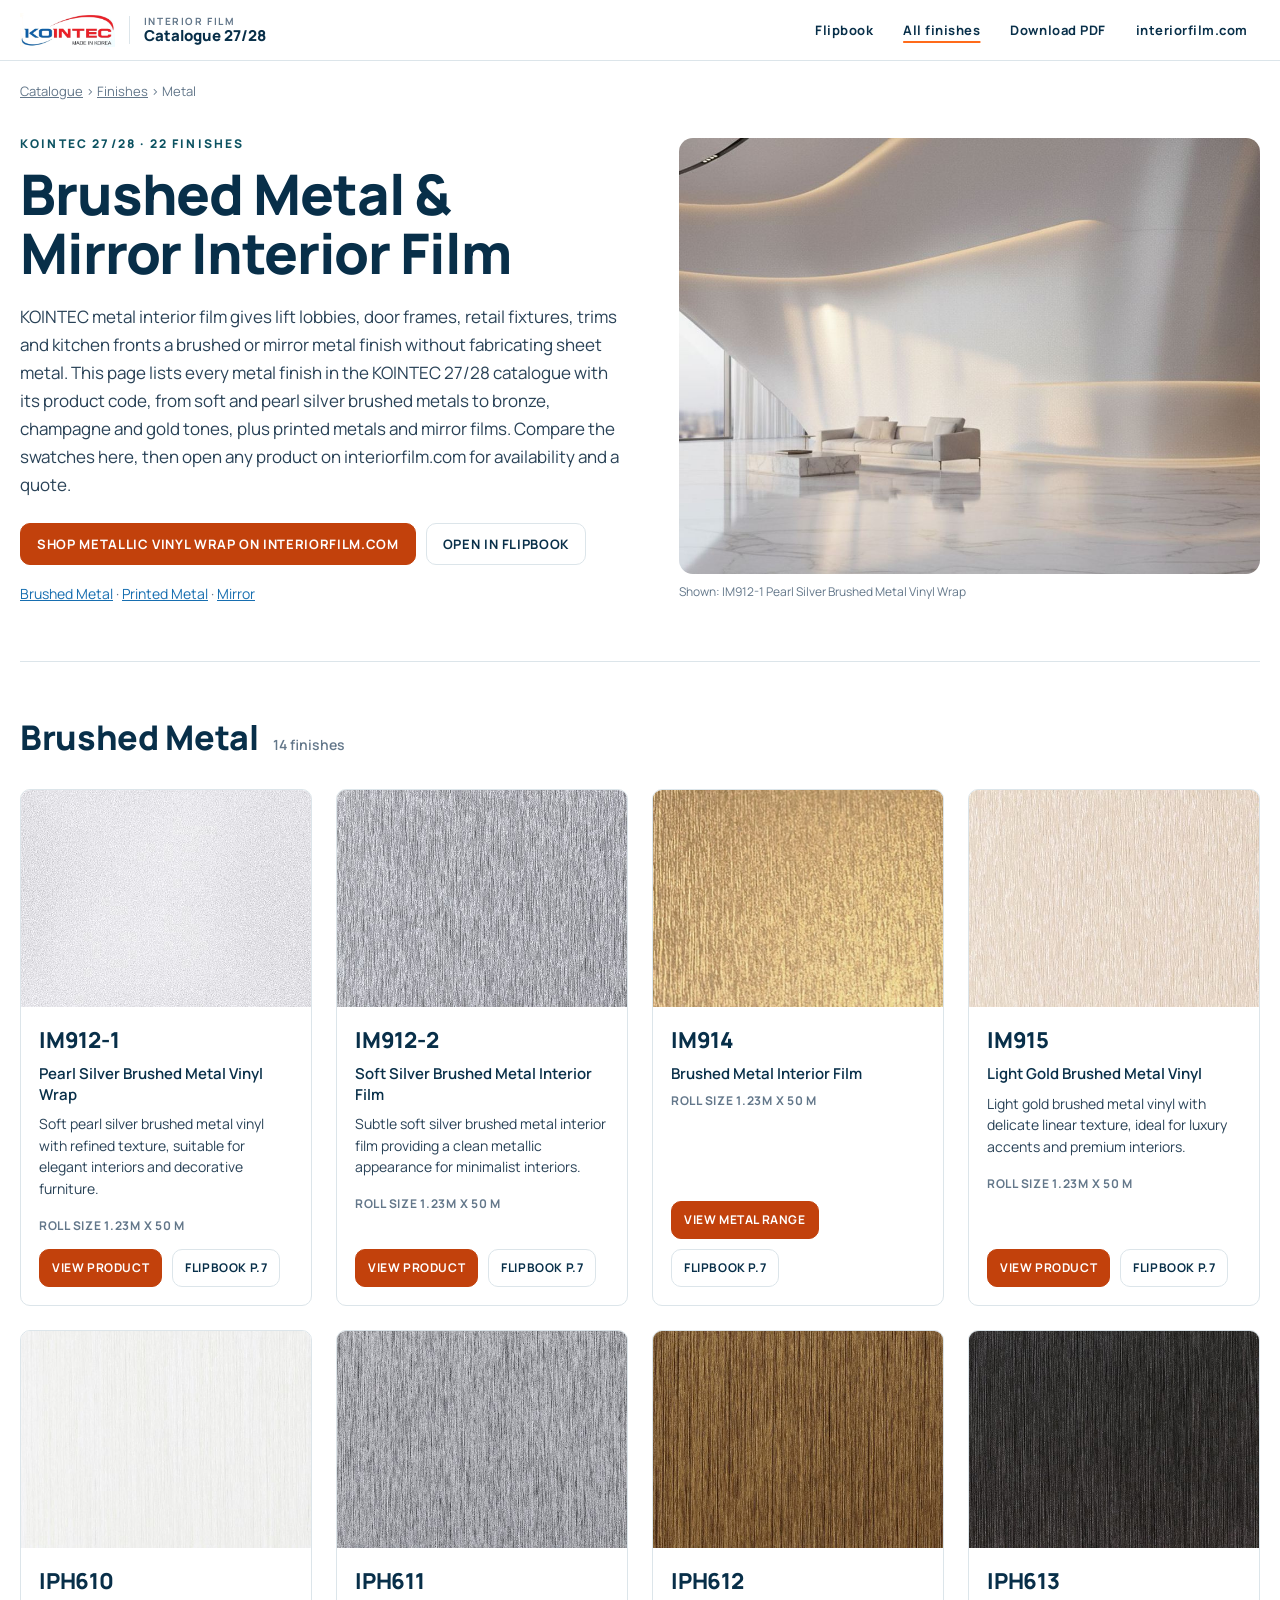
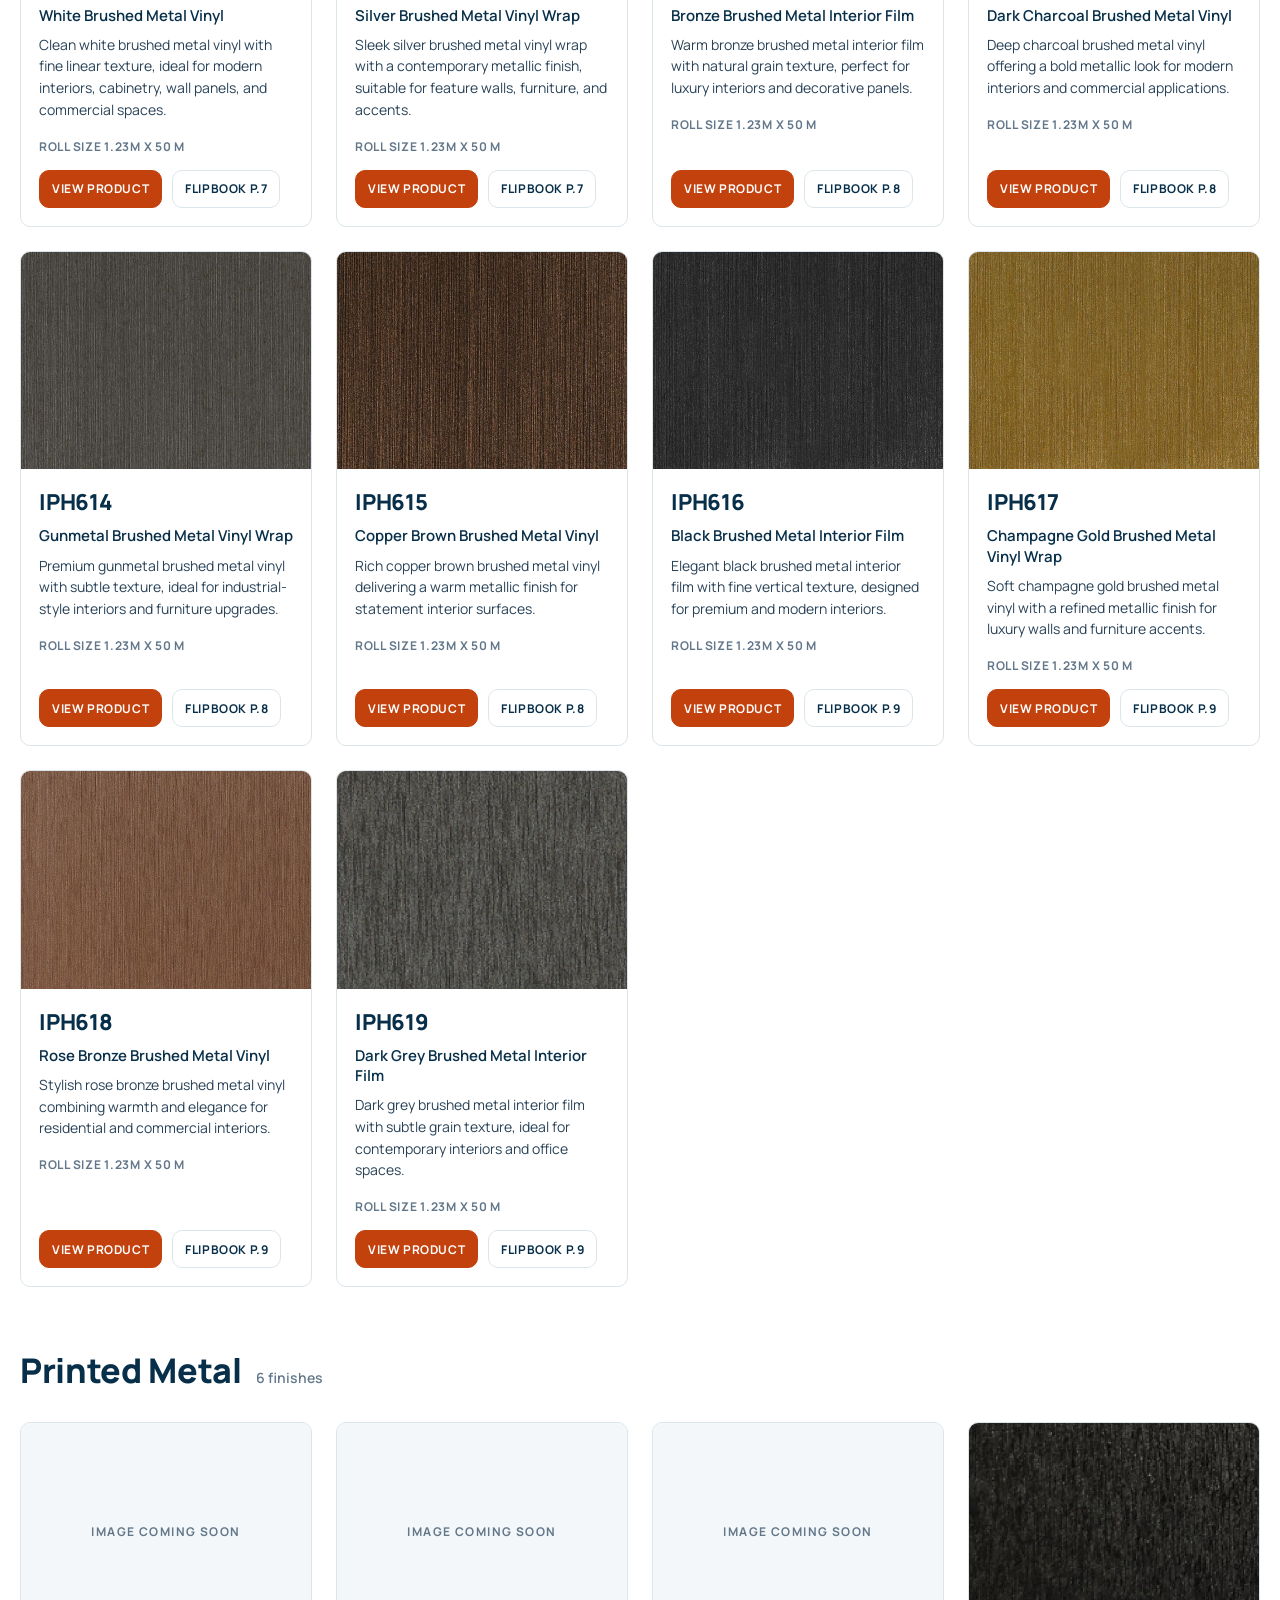
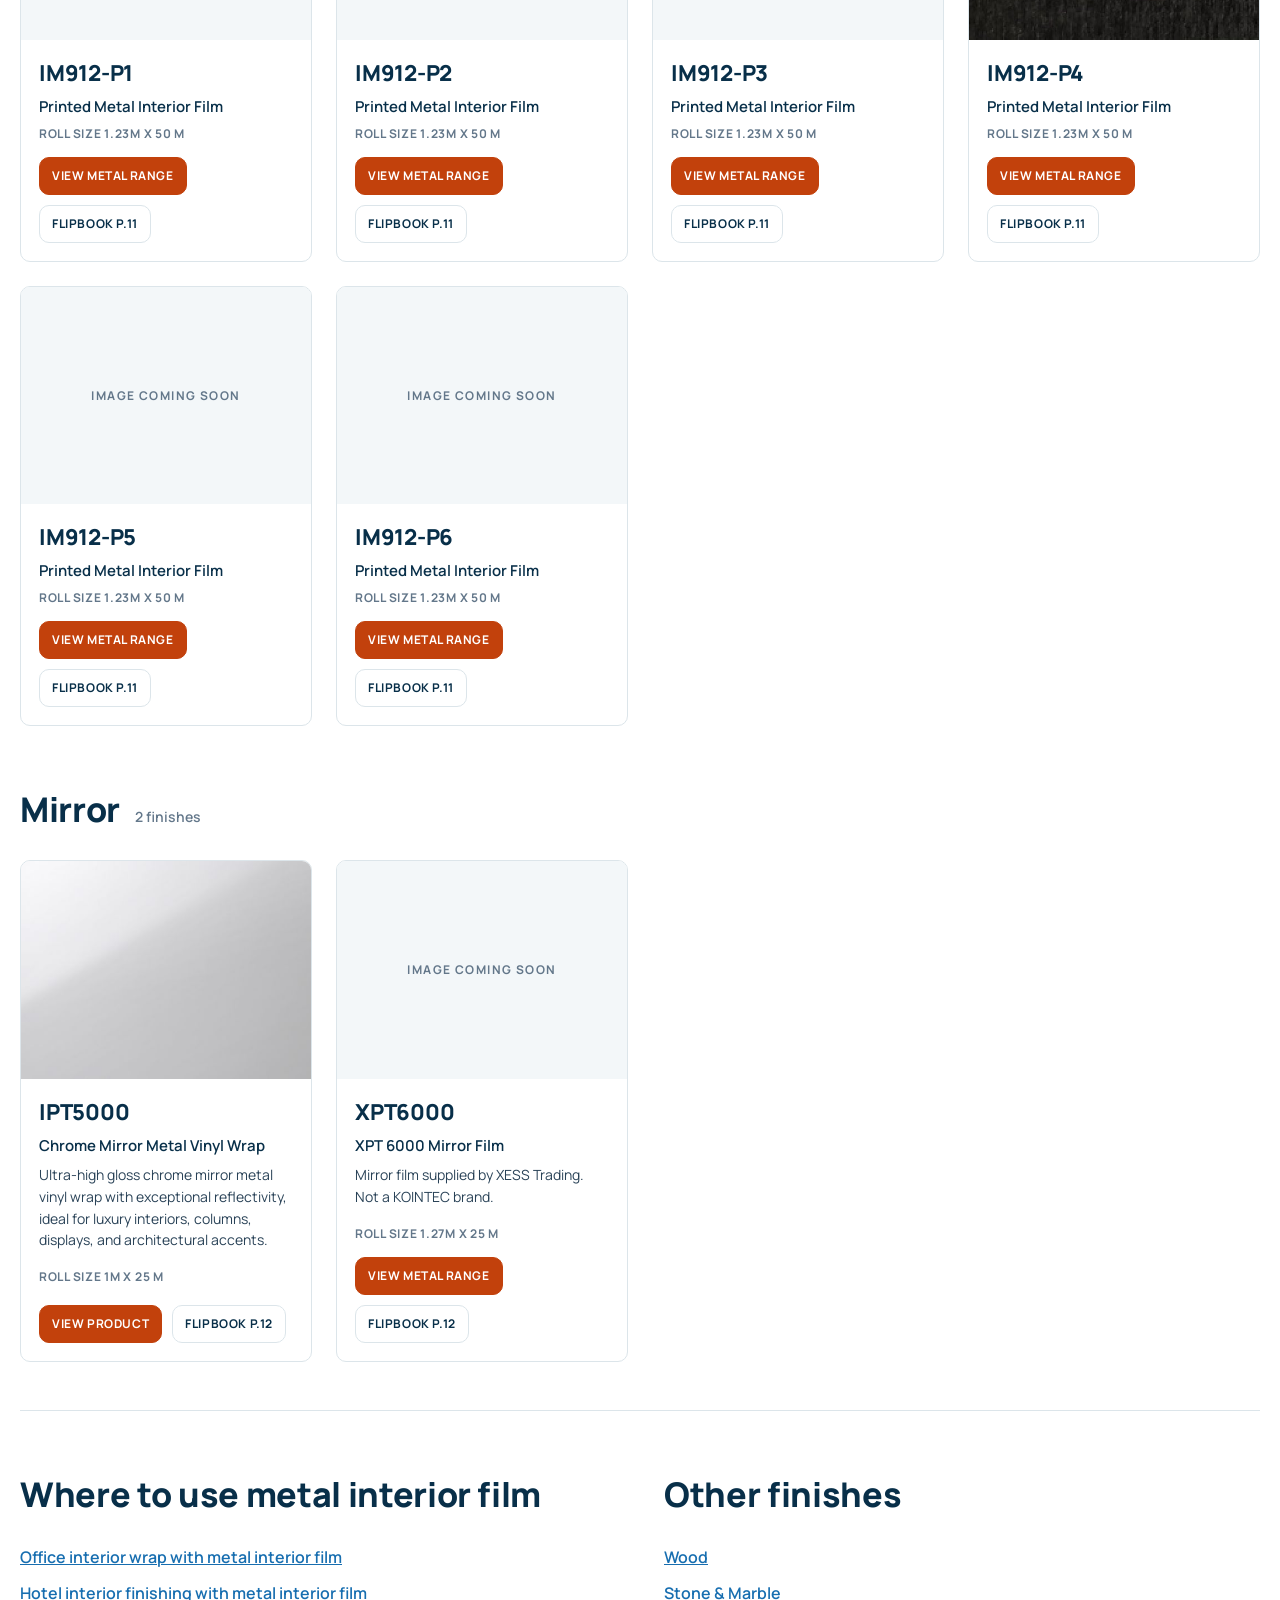
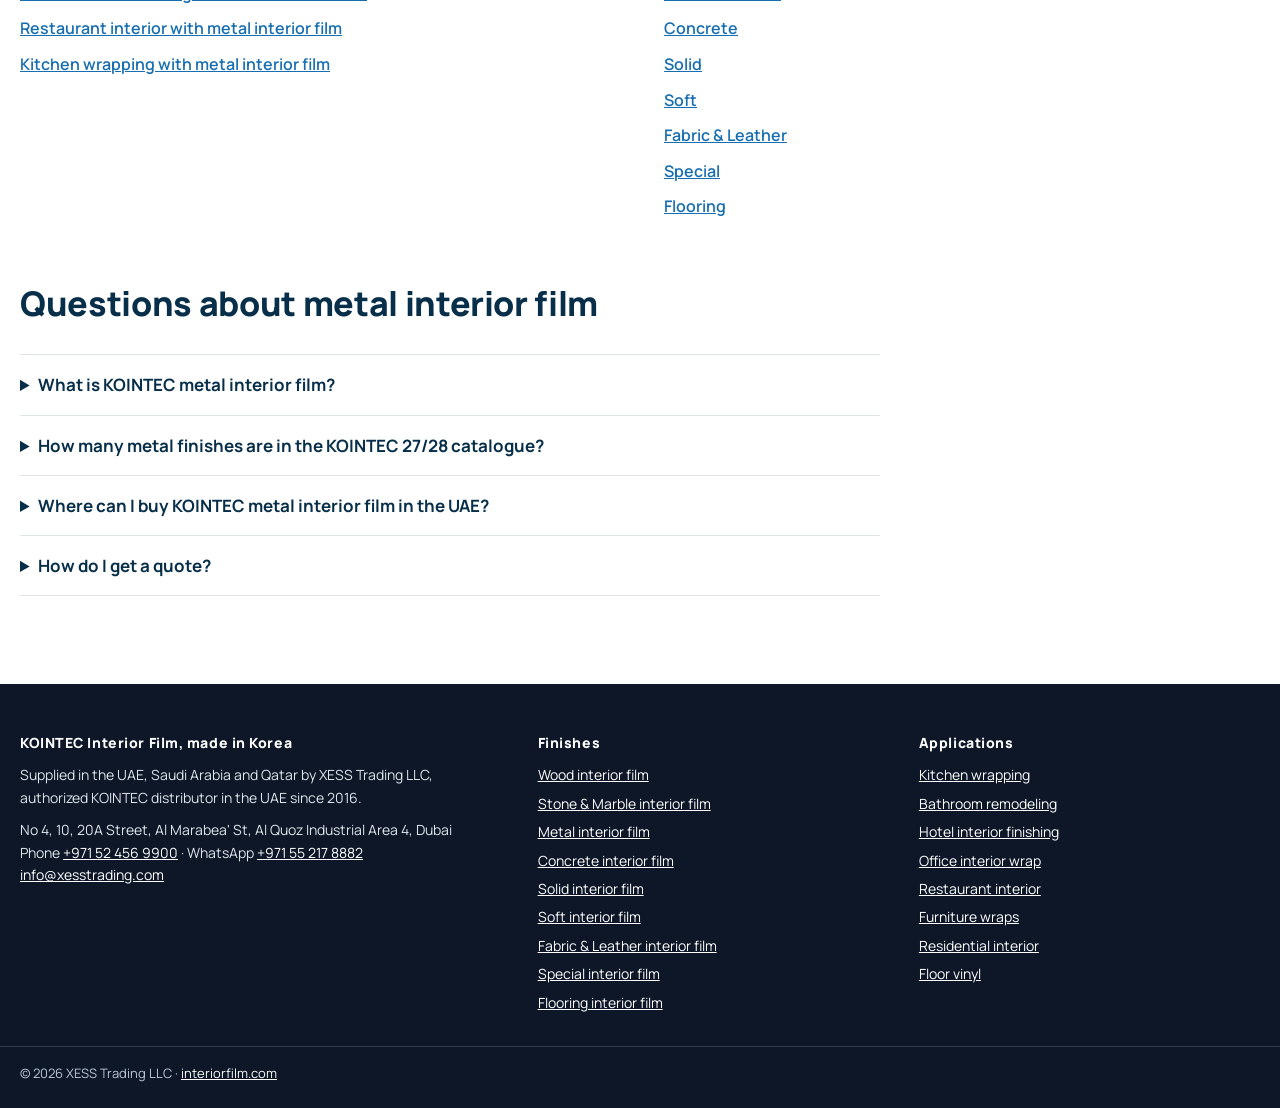
<file: finishes/metal-interior-film/index.html>
<!doctype html>
<html lang="en">
<head>
<meta charset="utf-8">
<meta name="viewport" content="width=device-width, initial-scale=1, viewport-fit=cover">
<title>Brushed Metal &amp; Metallic Vinyl Wrap | KOINTEC UAE</title>
<meta name="description" content="22 KOINTEC metal interior film finishes with codes, swatches and interior photos. Metallic vinyl wrap for UAE, KSA and Qatar projects, supplied by XESS Trading.">
<link rel="canonical" href="https://catalogue.interiorfilm.com/finishes/metal-interior-film/">
<meta name="robots" content="index, follow, max-image-preview:large">
<meta property="og:type" content="website">
<meta property="og:site_name" content="KOINTEC Interior Film Catalogue">
<meta property="og:title" content="Brushed Metal &amp; Metallic Vinyl Wrap | KOINTEC UAE">
<meta property="og:description" content="22 KOINTEC metal interior film finishes with codes, swatches and interior photos. Metallic vinyl wrap for UAE, KSA and Qatar projects, supplied by XESS Trading.">
<meta property="og:url" content="https://catalogue.interiorfilm.com/finishes/metal-interior-film/">
<meta property="og:image" content="https://catalogue.interiorfilm.com/img/a/IM912-1.jpg">
<meta name="twitter:card" content="summary_large_image">
<meta name="theme-color" content="#082f49">
<link rel="icon" href="../../assets/favicon.svg" type="image/svg+xml">
<link rel="preconnect" href="https://fonts.googleapis.com">
<link rel="preconnect" href="https://fonts.gstatic.com" crossorigin>
<link rel="stylesheet" href="https://fonts.googleapis.com/css2?family=Manrope:wght@400;500;600;700;800&display=swap">
<script type="application/ld+json">{"@context": "https://schema.org", "@graph": [{"@type": "CollectionPage", "name": "Brushed Metal & Mirror Interior Film", "url": "https://catalogue.interiorfilm.com/finishes/metal-interior-film/", "description": "22 KOINTEC metal interior film finishes with codes, swatches and interior photos. Metallic vinyl wrap for UAE, KSA and Qatar projects, supplied by XESS Trading.", "publisher": {"@id": "https://interiorfilm.com/#org"}}, {"@type": "Organization", "@id": "https://interiorfilm.com/#org", "name": "XESS Trading LLC", "url": "https://interiorfilm.com/", "email": "info@xesstrading.com", "telephone": "+971 52 456 9900", "address": {"@type": "PostalAddress", "streetAddress": "No 4, 10, 20A Street, Al Marabea' St, Al Quoz Industrial Area 4", "addressLocality": "Dubai", "addressCountry": "AE"}, "areaServed": ["AE", "SA", "QA"]}, {"@type": "BreadcrumbList", "itemListElement": [{"@type": "ListItem", "position": 1, "name": "Catalogue", "item": "https://catalogue.interiorfilm.com/"}, {"@type": "ListItem", "position": 2, "name": "Finishes", "item": "https://catalogue.interiorfilm.com/finishes/"}, {"@type": "ListItem", "position": 3, "name": "Metal", "item": "https://catalogue.interiorfilm.com/finishes/metal-interior-film/"}]}, {"@type": "ItemList", "name": "KOINTEC Metal interior film finishes", "numberOfItems": 22, "itemListElement": [{"@type": "ListItem", "position": 1, "item": {"@type": "Product", "name": "Pearl Silver Brushed Metal Vinyl Wrap", "sku": "IM912-1", "brand": {"@type": "Brand", "name": "KOINTEC"}, "image": "https://catalogue.interiorfilm.com/img/s/IM912-1.jpg", "description": "Soft pearl silver brushed metal vinyl with refined texture, suitable for elegant interiors and decorative furniture.", "url": "https://interiorfilm.com/uae/en/category/metal/brushed-metal/pearl-silver-brushed-metal-vinyl-wrap", "category": "Metal interior film"}}, {"@type": "ListItem", "position": 2, "item": {"@type": "Product", "name": "Soft Silver Brushed Metal Interior Film", "sku": "IM912-2", "brand": {"@type": "Brand", "name": "KOINTEC"}, "image": "https://catalogue.interiorfilm.com/img/s/IM912-2.jpg", "description": "Subtle soft silver brushed metal interior film providing a clean metallic appearance for minimalist interiors.", "url": "https://interiorfilm.com/uae/en/category/metal/brushed-metal/soft-silver-brushed-metal-interior-film", "category": "Metal interior film"}}, {"@type": "ListItem", "position": 3, "item": {"@type": "Product", "name": "Brushed Metal Interior Film", "sku": "IM914", "brand": {"@type": "Brand", "name": "KOINTEC"}, "image": "https://catalogue.interiorfilm.com/img/s/IM914.jpg", "url": "https://catalogue.interiorfilm.com/finishes/metal-interior-film/#im914", "category": "Metal interior film"}}, {"@type": "ListItem", "position": 4, "item": {"@type": "Product", "name": "Light Gold Brushed Metal Vinyl", "sku": "IM915", "brand": {"@type": "Brand", "name": "KOINTEC"}, "image": "https://catalogue.interiorfilm.com/img/s/IM915.jpg", "description": "Light gold brushed metal vinyl with delicate linear texture, ideal for luxury accents and premium interiors.", "url": "https://interiorfilm.com/uae/en/category/metal/brushed-metal/light-gold-brushed-metal-vinyl", "category": "Metal interior film"}}, {"@type": "ListItem", "position": 5, "item": {"@type": "Product", "name": "White Brushed Metal Vinyl", "sku": "IPH610", "brand": {"@type": "Brand", "name": "KOINTEC"}, "image": "https://catalogue.interiorfilm.com/img/s/IPH610.jpg", "description": "Clean white brushed metal vinyl with fine linear texture, ideal for modern interiors, cabinetry, wall panels, and commercial spaces.", "url": "https://interiorfilm.com/uae/en/category/metal/brushed-metal/white-brushed-metal-vinyl", "category": "Metal interior film"}}, {"@type": "ListItem", "position": 6, "item": {"@type": "Product", "name": "Silver Brushed Metal Vinyl Wrap", "sku": "IPH611", "brand": {"@type": "Brand", "name": "KOINTEC"}, "image": "https://catalogue.interiorfilm.com/img/s/IPH611.jpg", "description": "Sleek silver brushed metal vinyl wrap with a contemporary metallic finish, suitable for feature walls, furniture, and accents.", "url": "https://interiorfilm.com/uae/en/category/metal/brushed-metal/silver-brushed-metal-vinyl-wrap", "category": "Metal interior film"}}, {"@type": "ListItem", "position": 7, "item": {"@type": "Product", "name": "Bronze Brushed Metal Interior Film", "sku": "IPH612", "brand": {"@type": "Brand", "name": "KOINTEC"}, "image": "https://catalogue.interiorfilm.com/img/s/IPH612.jpg", "description": "Warm bronze brushed metal interior film with natural grain texture, perfect for luxury interiors and decorative panels.", "url": "https://interiorfilm.com/uae/en/category/metal/brushed-metal/bronze-brushed-metal-interior-film", "category": "Metal interior film"}}, {"@type": "ListItem", "position": 8, "item": {"@type": "Product", "name": "Dark Charcoal Brushed Metal Vinyl", "sku": "IPH613", "brand": {"@type": "Brand", "name": "KOINTEC"}, "image": "https://catalogue.interiorfilm.com/img/s/IPH613.jpg", "description": "Deep charcoal brushed metal vinyl offering a bold metallic look for modern interiors and commercial applications.", "url": "https://interiorfilm.com/uae/en/category/metal/brushed-metal/dark-charcoal-brushed-metal-vinyl", "category": "Metal interior film"}}, {"@type": "ListItem", "position": 9, "item": {"@type": "Product", "name": "Gunmetal Brushed Metal Vinyl Wrap", "sku": "IPH614", "brand": {"@type": "Brand", "name": "KOINTEC"}, "image": "https://catalogue.interiorfilm.com/img/s/IPH614.jpg", "description": "Premium gunmetal brushed metal vinyl with subtle texture, ideal for industrial-style interiors and furniture upgrades.", "url": "https://interiorfilm.com/uae/en/category/metal/brushed-metal/gunmetal-brushed-metal-vinyl-wrap", "category": "Metal interior film"}}, {"@type": "ListItem", "position": 10, "item": {"@type": "Product", "name": "Copper Brown Brushed Metal Vinyl", "sku": "IPH615", "brand": {"@type": "Brand", "name": "KOINTEC"}, "image": "https://catalogue.interiorfilm.com/img/s/IPH615.jpg", "description": "Rich copper brown brushed metal vinyl delivering a warm metallic finish for statement interior surfaces.", "url": "https://interiorfilm.com/uae/en/category/metal/brushed-metal/copper-brown-brushed-metal-vinyl", "category": "Metal interior film"}}, {"@type": "ListItem", "position": 11, "item": {"@type": "Product", "name": "Black Brushed Metal Interior Film", "sku": "IPH616", "brand": {"@type": "Brand", "name": "KOINTEC"}, "image": "https://catalogue.interiorfilm.com/img/s/IPH616.jpg", "description": "Elegant black brushed metal interior film with fine vertical texture, designed for premium and modern interiors.", "url": "https://interiorfilm.com/uae/en/category/metal/brushed-metal/black-brushed-metal-interior-film", "category": "Metal interior film"}}, {"@type": "ListItem", "position": 12, "item": {"@type": "Product", "name": "Champagne Gold Brushed Metal Vinyl Wrap", "sku": "IPH617", "brand": {"@type": "Brand", "name": "KOINTEC"}, "image": "https://catalogue.interiorfilm.com/img/s/IPH617.jpg", "description": "Soft champagne gold brushed metal vinyl with a refined metallic finish for luxury walls and furniture accents.", "url": "https://interiorfilm.com/uae/en/category/metal/brushed-metal/champagne-gold-brushed-metal-vinyl-wrap", "category": "Metal interior film"}}, {"@type": "ListItem", "position": 13, "item": {"@type": "Product", "name": "Rose Bronze Brushed Metal Vinyl", "sku": "IPH618", "brand": {"@type": "Brand", "name": "KOINTEC"}, "image": "https://catalogue.interiorfilm.com/img/s/IPH618.jpg", "description": "Stylish rose bronze brushed metal vinyl combining warmth and elegance for residential and commercial interiors.", "url": "https://interiorfilm.com/uae/en/category/metal/brushed-metal/rose-bronze-brushed-metal-vinyl", "category": "Metal interior film"}}, {"@type": "ListItem", "position": 14, "item": {"@type": "Product", "name": "Dark Grey Brushed Metal Interior Film", "sku": "IPH619", "brand": {"@type": "Brand", "name": "KOINTEC"}, "image": "https://catalogue.interiorfilm.com/img/s/IPH619.jpg", "description": "Dark grey brushed metal interior film with subtle grain texture, ideal for contemporary interiors and office spaces.", "url": "https://interiorfilm.com/uae/en/category/metal/brushed-metal/dark-grey-brushed-metal-interior-film", "category": "Metal interior film"}}, {"@type": "ListItem", "position": 15, "item": {"@type": "Product", "name": "Printed Metal Interior Film", "sku": "IM912-P1", "brand": {"@type": "Brand", "name": "KOINTEC"}, "url": "https://catalogue.interiorfilm.com/finishes/metal-interior-film/#im912-p1", "category": "Metal interior film"}}, {"@type": "ListItem", "position": 16, "item": {"@type": "Product", "name": "Printed Metal Interior Film", "sku": "IM912-P2", "brand": {"@type": "Brand", "name": "KOINTEC"}, "url": "https://catalogue.interiorfilm.com/finishes/metal-interior-film/#im912-p2", "category": "Metal interior film"}}, {"@type": "ListItem", "position": 17, "item": {"@type": "Product", "name": "Printed Metal Interior Film", "sku": "IM912-P3", "brand": {"@type": "Brand", "name": "KOINTEC"}, "url": "https://catalogue.interiorfilm.com/finishes/metal-interior-film/#im912-p3", "category": "Metal interior film"}}, {"@type": "ListItem", "position": 18, "item": {"@type": "Product", "name": "Printed Metal Interior Film", "sku": "IM912-P4", "brand": {"@type": "Brand", "name": "KOINTEC"}, "image": "https://catalogue.interiorfilm.com/img/s/IM912-P4.jpg", "url": "https://catalogue.interiorfilm.com/finishes/metal-interior-film/#im912-p4", "category": "Metal interior film"}}, {"@type": "ListItem", "position": 19, "item": {"@type": "Product", "name": "Printed Metal Interior Film", "sku": "IM912-P5", "brand": {"@type": "Brand", "name": "KOINTEC"}, "url": "https://catalogue.interiorfilm.com/finishes/metal-interior-film/#im912-p5", "category": "Metal interior film"}}, {"@type": "ListItem", "position": 20, "item": {"@type": "Product", "name": "Printed Metal Interior Film", "sku": "IM912-P6", "brand": {"@type": "Brand", "name": "KOINTEC"}, "url": "https://catalogue.interiorfilm.com/finishes/metal-interior-film/#im912-p6", "category": "Metal interior film"}}, {"@type": "ListItem", "position": 21, "item": {"@type": "Product", "name": "Chrome Mirror Metal Vinyl Wrap", "sku": "IPT5000", "brand": {"@type": "Brand", "name": "KOINTEC"}, "image": "https://catalogue.interiorfilm.com/img/s/IPT5000.jpg", "description": "Ultra-high gloss chrome mirror metal vinyl wrap with exceptional reflectivity, ideal for luxury interiors, columns, displays, and architectural accents.", "url": "https://interiorfilm.com/uae/en/category/metal/mirror-metal/chrome-mirror-metal-vinyl-wrap", "category": "Metal interior film"}}, {"@type": "ListItem", "position": 22, "item": {"@type": "Product", "name": "XPT 6000 Mirror Film", "sku": "XPT6000", "description": "Mirror film supplied by XESS Trading. Not a KOINTEC brand.", "url": "https://catalogue.interiorfilm.com/finishes/metal-interior-film/#xpt6000", "category": "Metal interior film"}}]}, {"@type": "FAQPage", "mainEntity": [{"@type": "Question", "name": "What is KOINTEC metal interior film?", "acceptedAnswer": {"@type": "Answer", "text": "It is a self-adhesive architectural film, made in Korea, that gives existing surfaces such as cabinets, doors, walls and furniture a metal finish without replacing them."}}, {"@type": "Question", "name": "How many metal finishes are in the KOINTEC 27/28 catalogue?", "acceptedAnswer": {"@type": "Answer", "text": "22 finishes across Brushed Metal, Printed Metal, Mirror. Each one is listed on this page with its product code."}}, {"@type": "Question", "name": "Where can I buy KOINTEC metal interior film in the UAE?", "acceptedAnswer": {"@type": "Answer", "text": "From XESS Trading LLC in Al Quoz, Dubai, the authorized KOINTEC distributor in the UAE since 2016, through interiorfilm.com. We also supply Saudi Arabia and Qatar."}}, {"@type": "Question", "name": "How do I get a quote?", "acceptedAnswer": {"@type": "Answer", "text": "Send the product codes you like to our team through the contact page on interiorfilm.com, by WhatsApp on +971 55 217 8882 or by email to info@xesstrading.com."}}]}]}</script>
<link rel="stylesheet" href="../../assets/site.css">
</head><body>
<header class="top"><div class="wrap top-in">
<a class="logo" href="../../"><img src="../../img/logo-kointec.png" alt="KOINTEC" width="611" height="219"><span class="sep" aria-hidden="true"></span><span class="cat"><small>Interior Film</small> <b>Catalogue 27/28</b></span></a>
<nav aria-label="Main"><a href="../../">Flipbook</a><a href="../../finishes/" aria-current="page">All finishes</a><a href="https://xesstrading.com/KOINTEC-XT-catalogue-27-28.pdf" rel="noopener">Download PDF</a><a href="https://interiorfilm.com/uae/en" rel="noopener">interiorfilm.com</a></nav></div></header>
<main>
<div class="wrap">
<nav class="crumbs" aria-label="Breadcrumb"><a href="../../">Catalogue</a> › <a href="../../finishes/">Finishes</a> › <span>Metal</span></nav>
<div class="hero">
<div class="hero-t"><p class="eyebrow">KOINTEC 27/28 · 22 finishes</p>
<h1>Brushed Metal &amp; Mirror Interior Film</h1>
<p class="lede">KOINTEC metal interior film gives lift lobbies, door frames, retail fixtures, trims and kitchen fronts a brushed or mirror metal finish without fabricating sheet metal. This page lists every metal finish in the KOINTEC 27/28 catalogue with its product code, from soft and pearl silver brushed metals to bronze, champagne and gold tones, plus printed metals and mirror films. Compare the swatches here, then open any product on interiorfilm.com for availability and a quote.</p>
<div class="acts"><a class="b pri" href="https://interiorfilm.com/uae/en/category/metal">Shop metallic vinyl wrap on interiorfilm.com</a><a class="b" href="../../#page-6">Open in flipbook</a></div>
<p class="jump"><a href="#brushed-metal">Brushed Metal</a> · <a href="#printed-metal">Printed Metal</a> · <a href="#mirror">Mirror</a></p></div>
<figure class="hero-i"><img src="../../img/a/IM912-1.jpg" alt="Pearl Silver Brushed Metal Vinyl Wrap (IM912-1) in an interior" width="1100" height="825" fetchpriority="high"><figcaption>Shown: IM912-1 Pearl Silver Brushed Metal Vinyl Wrap</figcaption></figure>
</div>
<section class="grp" id="brushed-metal"><h2>Brushed Metal <span>14 finishes</span></h2><div class="grid"><article class="card" id="im912-1">
<div class="sw"><img src="../../img/s/IM912-1.jpg" alt="IM912-1 Pearl Silver Brushed Metal Vinyl Wrap swatch" width="520" height="390" loading="lazy" decoding="async"></div>
<div class="meta"><p class="code">IM912-1</p><h3>Pearl Silver Brushed Metal Vinyl Wrap</h3>
<p class="d">Soft pearl silver brushed metal vinyl with refined texture, suitable for elegant interiors and decorative furniture.</p><p class="sz">Roll size 1.23m x 50 m</p>
<div class="acts"><a class="b pri" href="https://interiorfilm.com/uae/en/category/metal/brushed-metal/pearl-silver-brushed-metal-vinyl-wrap">View product</a><a class="b" href="../../#page-7">Flipbook p.7</a></div></div></article><article class="card" id="im912-2">
<div class="sw"><img src="../../img/s/IM912-2.jpg" alt="IM912-2 Soft Silver Brushed Metal Interior Film swatch" width="520" height="390" loading="lazy" decoding="async"></div>
<div class="meta"><p class="code">IM912-2</p><h3>Soft Silver Brushed Metal Interior Film</h3>
<p class="d">Subtle soft silver brushed metal interior film providing a clean metallic appearance for minimalist interiors.</p><p class="sz">Roll size 1.23m x 50 m</p>
<div class="acts"><a class="b pri" href="https://interiorfilm.com/uae/en/category/metal/brushed-metal/soft-silver-brushed-metal-interior-film">View product</a><a class="b" href="../../#page-7">Flipbook p.7</a></div></div></article><article class="card" id="im914">
<div class="sw"><img src="../../img/s/IM914.jpg" alt="IM914 Brushed Metal Interior Film swatch" width="520" height="390" loading="lazy" decoding="async"></div>
<div class="meta"><p class="code">IM914</p><h3>Brushed Metal Interior Film</h3>
<p class="sz">Roll size 1.23m x 50 m</p>
<div class="acts"><a class="b pri" href="https://interiorfilm.com/uae/en/category/metal">View metal range</a><a class="b" href="../../#page-7">Flipbook p.7</a></div></div></article><article class="card" id="im915">
<div class="sw"><img src="../../img/s/IM915.jpg" alt="IM915 Light Gold Brushed Metal Vinyl swatch" width="520" height="390" loading="lazy" decoding="async"></div>
<div class="meta"><p class="code">IM915</p><h3>Light Gold Brushed Metal Vinyl</h3>
<p class="d">Light gold brushed metal vinyl with delicate linear texture, ideal for luxury accents and premium interiors.</p><p class="sz">Roll size 1.23m x 50 m</p>
<div class="acts"><a class="b pri" href="https://interiorfilm.com/uae/en/category/metal/brushed-metal/light-gold-brushed-metal-vinyl">View product</a><a class="b" href="../../#page-7">Flipbook p.7</a></div></div></article><article class="card" id="iph610">
<div class="sw"><img src="../../img/s/IPH610.jpg" alt="IPH610 White Brushed Metal Vinyl swatch" width="520" height="390" loading="lazy" decoding="async"></div>
<div class="meta"><p class="code">IPH610</p><h3>White Brushed Metal Vinyl</h3>
<p class="d">Clean white brushed metal vinyl with fine linear texture, ideal for modern interiors, cabinetry, wall panels, and commercial spaces.</p><p class="sz">Roll size 1.23m x 50 m</p>
<div class="acts"><a class="b pri" href="https://interiorfilm.com/uae/en/category/metal/brushed-metal/white-brushed-metal-vinyl">View product</a><a class="b" href="../../#page-7">Flipbook p.7</a></div></div></article><article class="card" id="iph611">
<div class="sw"><img src="../../img/s/IPH611.jpg" alt="IPH611 Silver Brushed Metal Vinyl Wrap swatch" width="520" height="390" loading="lazy" decoding="async"></div>
<div class="meta"><p class="code">IPH611</p><h3>Silver Brushed Metal Vinyl Wrap</h3>
<p class="d">Sleek silver brushed metal vinyl wrap with a contemporary metallic finish, suitable for feature walls, furniture, and accents.</p><p class="sz">Roll size 1.23m x 50 m</p>
<div class="acts"><a class="b pri" href="https://interiorfilm.com/uae/en/category/metal/brushed-metal/silver-brushed-metal-vinyl-wrap">View product</a><a class="b" href="../../#page-7">Flipbook p.7</a></div></div></article><article class="card" id="iph612">
<div class="sw"><img src="../../img/s/IPH612.jpg" alt="IPH612 Bronze Brushed Metal Interior Film swatch" width="520" height="390" loading="lazy" decoding="async"></div>
<div class="meta"><p class="code">IPH612</p><h3>Bronze Brushed Metal Interior Film</h3>
<p class="d">Warm bronze brushed metal interior film with natural grain texture, perfect for luxury interiors and decorative panels.</p><p class="sz">Roll size 1.23m x 50 m</p>
<div class="acts"><a class="b pri" href="https://interiorfilm.com/uae/en/category/metal/brushed-metal/bronze-brushed-metal-interior-film">View product</a><a class="b" href="../../#page-8">Flipbook p.8</a></div></div></article><article class="card" id="iph613">
<div class="sw"><img src="../../img/s/IPH613.jpg" alt="IPH613 Dark Charcoal Brushed Metal Vinyl swatch" width="520" height="390" loading="lazy" decoding="async"></div>
<div class="meta"><p class="code">IPH613</p><h3>Dark Charcoal Brushed Metal Vinyl</h3>
<p class="d">Deep charcoal brushed metal vinyl offering a bold metallic look for modern interiors and commercial applications.</p><p class="sz">Roll size 1.23m x 50 m</p>
<div class="acts"><a class="b pri" href="https://interiorfilm.com/uae/en/category/metal/brushed-metal/dark-charcoal-brushed-metal-vinyl">View product</a><a class="b" href="../../#page-8">Flipbook p.8</a></div></div></article><article class="card" id="iph614">
<div class="sw"><img src="../../img/s/IPH614.jpg" alt="IPH614 Gunmetal Brushed Metal Vinyl Wrap swatch" width="520" height="390" loading="lazy" decoding="async"></div>
<div class="meta"><p class="code">IPH614</p><h3>Gunmetal Brushed Metal Vinyl Wrap</h3>
<p class="d">Premium gunmetal brushed metal vinyl with subtle texture, ideal for industrial-style interiors and furniture upgrades.</p><p class="sz">Roll size 1.23m x 50 m</p>
<div class="acts"><a class="b pri" href="https://interiorfilm.com/uae/en/category/metal/brushed-metal/gunmetal-brushed-metal-vinyl-wrap">View product</a><a class="b" href="../../#page-8">Flipbook p.8</a></div></div></article><article class="card" id="iph615">
<div class="sw"><img src="../../img/s/IPH615.jpg" alt="IPH615 Copper Brown Brushed Metal Vinyl swatch" width="520" height="390" loading="lazy" decoding="async"></div>
<div class="meta"><p class="code">IPH615</p><h3>Copper Brown Brushed Metal Vinyl</h3>
<p class="d">Rich copper brown brushed metal vinyl delivering a warm metallic finish for statement interior surfaces.</p><p class="sz">Roll size 1.23m x 50 m</p>
<div class="acts"><a class="b pri" href="https://interiorfilm.com/uae/en/category/metal/brushed-metal/copper-brown-brushed-metal-vinyl">View product</a><a class="b" href="../../#page-8">Flipbook p.8</a></div></div></article><article class="card" id="iph616">
<div class="sw"><img src="../../img/s/IPH616.jpg" alt="IPH616 Black Brushed Metal Interior Film swatch" width="520" height="390" loading="lazy" decoding="async"></div>
<div class="meta"><p class="code">IPH616</p><h3>Black Brushed Metal Interior Film</h3>
<p class="d">Elegant black brushed metal interior film with fine vertical texture, designed for premium and modern interiors.</p><p class="sz">Roll size 1.23m x 50 m</p>
<div class="acts"><a class="b pri" href="https://interiorfilm.com/uae/en/category/metal/brushed-metal/black-brushed-metal-interior-film">View product</a><a class="b" href="../../#page-9">Flipbook p.9</a></div></div></article><article class="card" id="iph617">
<div class="sw"><img src="../../img/s/IPH617.jpg" alt="IPH617 Champagne Gold Brushed Metal Vinyl Wrap swatch" width="520" height="390" loading="lazy" decoding="async"></div>
<div class="meta"><p class="code">IPH617</p><h3>Champagne Gold Brushed Metal Vinyl Wrap</h3>
<p class="d">Soft champagne gold brushed metal vinyl with a refined metallic finish for luxury walls and furniture accents.</p><p class="sz">Roll size 1.23m x 50 m</p>
<div class="acts"><a class="b pri" href="https://interiorfilm.com/uae/en/category/metal/brushed-metal/champagne-gold-brushed-metal-vinyl-wrap">View product</a><a class="b" href="../../#page-9">Flipbook p.9</a></div></div></article><article class="card" id="iph618">
<div class="sw"><img src="../../img/s/IPH618.jpg" alt="IPH618 Rose Bronze Brushed Metal Vinyl swatch" width="520" height="390" loading="lazy" decoding="async"></div>
<div class="meta"><p class="code">IPH618</p><h3>Rose Bronze Brushed Metal Vinyl</h3>
<p class="d">Stylish rose bronze brushed metal vinyl combining warmth and elegance for residential and commercial interiors.</p><p class="sz">Roll size 1.23m x 50 m</p>
<div class="acts"><a class="b pri" href="https://interiorfilm.com/uae/en/category/metal/brushed-metal/rose-bronze-brushed-metal-vinyl">View product</a><a class="b" href="../../#page-9">Flipbook p.9</a></div></div></article><article class="card" id="iph619">
<div class="sw"><img src="../../img/s/IPH619.jpg" alt="IPH619 Dark Grey Brushed Metal Interior Film swatch" width="520" height="390" loading="lazy" decoding="async"></div>
<div class="meta"><p class="code">IPH619</p><h3>Dark Grey Brushed Metal Interior Film</h3>
<p class="d">Dark grey brushed metal interior film with subtle grain texture, ideal for contemporary interiors and office spaces.</p><p class="sz">Roll size 1.23m x 50 m</p>
<div class="acts"><a class="b pri" href="https://interiorfilm.com/uae/en/category/metal/brushed-metal/dark-grey-brushed-metal-interior-film">View product</a><a class="b" href="../../#page-9">Flipbook p.9</a></div></div></article></div></section><section class="grp" id="printed-metal"><h2>Printed Metal <span>6 finishes</span></h2><div class="grid"><article class="card" id="im912-p1">
<div class="sw"><span class="ph">Image coming soon</span></div>
<div class="meta"><p class="code">IM912-P1</p><h3>Printed Metal Interior Film</h3>
<p class="sz">Roll size 1.23m x 50 m</p>
<div class="acts"><a class="b pri" href="https://interiorfilm.com/uae/en/category/metal">View metal range</a><a class="b" href="../../#page-11">Flipbook p.11</a></div></div></article><article class="card" id="im912-p2">
<div class="sw"><span class="ph">Image coming soon</span></div>
<div class="meta"><p class="code">IM912-P2</p><h3>Printed Metal Interior Film</h3>
<p class="sz">Roll size 1.23m x 50 m</p>
<div class="acts"><a class="b pri" href="https://interiorfilm.com/uae/en/category/metal">View metal range</a><a class="b" href="../../#page-11">Flipbook p.11</a></div></div></article><article class="card" id="im912-p3">
<div class="sw"><span class="ph">Image coming soon</span></div>
<div class="meta"><p class="code">IM912-P3</p><h3>Printed Metal Interior Film</h3>
<p class="sz">Roll size 1.23m x 50 m</p>
<div class="acts"><a class="b pri" href="https://interiorfilm.com/uae/en/category/metal">View metal range</a><a class="b" href="../../#page-11">Flipbook p.11</a></div></div></article><article class="card" id="im912-p4">
<div class="sw"><img src="../../img/s/IM912-P4.jpg" alt="IM912-P4 Printed Metal Interior Film swatch" width="520" height="390" loading="lazy" decoding="async"></div>
<div class="meta"><p class="code">IM912-P4</p><h3>Printed Metal Interior Film</h3>
<p class="sz">Roll size 1.23m x 50 m</p>
<div class="acts"><a class="b pri" href="https://interiorfilm.com/uae/en/category/metal">View metal range</a><a class="b" href="../../#page-11">Flipbook p.11</a></div></div></article><article class="card" id="im912-p5">
<div class="sw"><span class="ph">Image coming soon</span></div>
<div class="meta"><p class="code">IM912-P5</p><h3>Printed Metal Interior Film</h3>
<p class="sz">Roll size 1.23m x 50 m</p>
<div class="acts"><a class="b pri" href="https://interiorfilm.com/uae/en/category/metal">View metal range</a><a class="b" href="../../#page-11">Flipbook p.11</a></div></div></article><article class="card" id="im912-p6">
<div class="sw"><span class="ph">Image coming soon</span></div>
<div class="meta"><p class="code">IM912-P6</p><h3>Printed Metal Interior Film</h3>
<p class="sz">Roll size 1.23m x 50 m</p>
<div class="acts"><a class="b pri" href="https://interiorfilm.com/uae/en/category/metal">View metal range</a><a class="b" href="../../#page-11">Flipbook p.11</a></div></div></article></div></section><section class="grp" id="mirror"><h2>Mirror <span>2 finishes</span></h2><div class="grid"><article class="card" id="ipt5000">
<div class="sw"><img src="../../img/s/IPT5000.jpg" alt="IPT5000 Chrome Mirror Metal Vinyl Wrap swatch" width="520" height="390" loading="lazy" decoding="async"></div>
<div class="meta"><p class="code">IPT5000</p><h3>Chrome Mirror Metal Vinyl Wrap</h3>
<p class="d">Ultra-high gloss chrome mirror metal vinyl wrap with exceptional reflectivity, ideal for luxury interiors, columns, displays, and architectural accents.</p><p class="sz">Roll size 1m x 25 m</p>
<div class="acts"><a class="b pri" href="https://interiorfilm.com/uae/en/category/metal/mirror-metal/chrome-mirror-metal-vinyl-wrap">View product</a><a class="b" href="../../#page-12">Flipbook p.12</a></div></div></article><article class="card" id="xpt6000">
<div class="sw"><span class="ph">Image coming soon</span></div>
<div class="meta"><p class="code">XPT6000</p><h3>XPT 6000 Mirror Film</h3>
<p class="d">Mirror film supplied by XESS Trading. Not a KOINTEC brand.</p><p class="sz">Roll size 1.27m x 25 m</p>
<div class="acts"><a class="b pri" href="https://interiorfilm.com/uae/en/category/metal">View metal range</a><a class="b" href="../../#page-12">Flipbook p.12</a></div></div></article></div></section>
<section class="more">
<div><h2>Where to use metal interior film</h2><ul class="links"><li><a href="https://interiorfilm.com/uae/en/office-interior-wrap">Office interior wrap with metal interior film</a></li><li><a href="https://interiorfilm.com/uae/en/hotel-interior-finishing">Hotel interior finishing with metal interior film</a></li><li><a href="https://interiorfilm.com/uae/en/restaurant-interior">Restaurant interior with metal interior film</a></li><li><a href="https://interiorfilm.com/uae/en/kitchen-wrapping">Kitchen wrapping with metal interior film</a></li></ul></div>
<div><h2>Other finishes</h2><ul class="links"><li><a href="../../finishes/wood-interior-film/">Wood</a></li><li><a href="../../finishes/marble-stone-interior-film/">Stone &amp; Marble</a></li><li><a href="../../finishes/concrete-interior-film/">Concrete</a></li><li><a href="../../finishes/solid-colour-interior-film/">Solid</a></li><li><a href="../../finishes/soft-matt-interior-film/">Soft</a></li><li><a href="../../finishes/leather-fabric-interior-film/">Fabric &amp; Leather</a></li><li><a href="../../finishes/glitter-decoration-film/">Special</a></li><li><a href="../../finishes/floor-vinyl-film/">Flooring</a></li></ul></div>
</section>
<section class="faq"><h2>Questions about metal interior film</h2>
<details><summary>What is KOINTEC metal interior film?</summary><p>It is a self-adhesive architectural film, made in Korea, that gives existing surfaces such as cabinets, doors, walls and furniture a metal finish without replacing them.</p></details><details><summary>How many metal finishes are in the KOINTEC 27/28 catalogue?</summary><p>22 finishes across Brushed Metal, Printed Metal, Mirror. Each one is listed on this page with its product code.</p></details><details><summary>Where can I buy KOINTEC metal interior film in the UAE?</summary><p>From XESS Trading LLC in Al Quoz, Dubai, the authorized KOINTEC distributor in the UAE since 2016, through interiorfilm.com. We also supply Saudi Arabia and Qatar.</p></details><details><summary>How do I get a quote?</summary><p>Send the product codes you like to our team through the contact page on interiorfilm.com, by WhatsApp on +971 55 217 8882 or by email to info@xesstrading.com.</p></details>
</section>
</div>
</main>
<footer class="foot"><div class="wrap foot-in">
<div><p class="fh">KOINTEC Interior Film, made in Korea</p>
<p>Supplied in the UAE, Saudi Arabia and Qatar by XESS Trading LLC, authorized KOINTEC distributor in the UAE since 2016.</p>
<p>No 4, 10, 20A Street, Al Marabea&#x27; St, Al Quoz Industrial Area 4, Dubai<br>Phone <a href="tel:+971524569900">+971 52 456 9900</a> · WhatsApp <a href="https://wa.me/971552178882">+971 55 217 8882</a><br><a href="mailto:info@xesstrading.com">info@xesstrading.com</a></p></div>
<div><p class="fh">Finishes</p><ul><li><a href="../../finishes/wood-interior-film/">Wood interior film</a></li><li><a href="../../finishes/marble-stone-interior-film/">Stone &amp; Marble interior film</a></li><li><a href="../../finishes/metal-interior-film/">Metal interior film</a></li><li><a href="../../finishes/concrete-interior-film/">Concrete interior film</a></li><li><a href="../../finishes/solid-colour-interior-film/">Solid interior film</a></li><li><a href="../../finishes/soft-matt-interior-film/">Soft interior film</a></li><li><a href="../../finishes/leather-fabric-interior-film/">Fabric &amp; Leather interior film</a></li><li><a href="../../finishes/glitter-decoration-film/">Special interior film</a></li><li><a href="../../finishes/floor-vinyl-film/">Flooring interior film</a></li></ul></div>
<div><p class="fh">Applications</p><ul><li><a href="https://interiorfilm.com/uae/en/kitchen-wrapping">Kitchen wrapping</a></li><li><a href="https://interiorfilm.com/uae/en/bathroom-remodeling">Bathroom remodeling</a></li><li><a href="https://interiorfilm.com/uae/en/hotel-interior-finishing">Hotel interior finishing</a></li><li><a href="https://interiorfilm.com/uae/en/office-interior-wrap">Office interior wrap</a></li><li><a href="https://interiorfilm.com/uae/en/restaurant-interior">Restaurant interior</a></li><li><a href="https://interiorfilm.com/uae/en/furniture-wraps">Furniture wraps</a></li><li><a href="https://interiorfilm.com/uae/en/residential-interior">Residential interior</a></li><li><a href="https://interiorfilm.com/uae/en/floor-vinyl">Floor vinyl</a></li></ul></div>
</div><div class="wrap legal">© 2026 XESS Trading LLC · <a href="https://interiorfilm.com/">interiorfilm.com</a></div></footer>
</body></html>
</file>
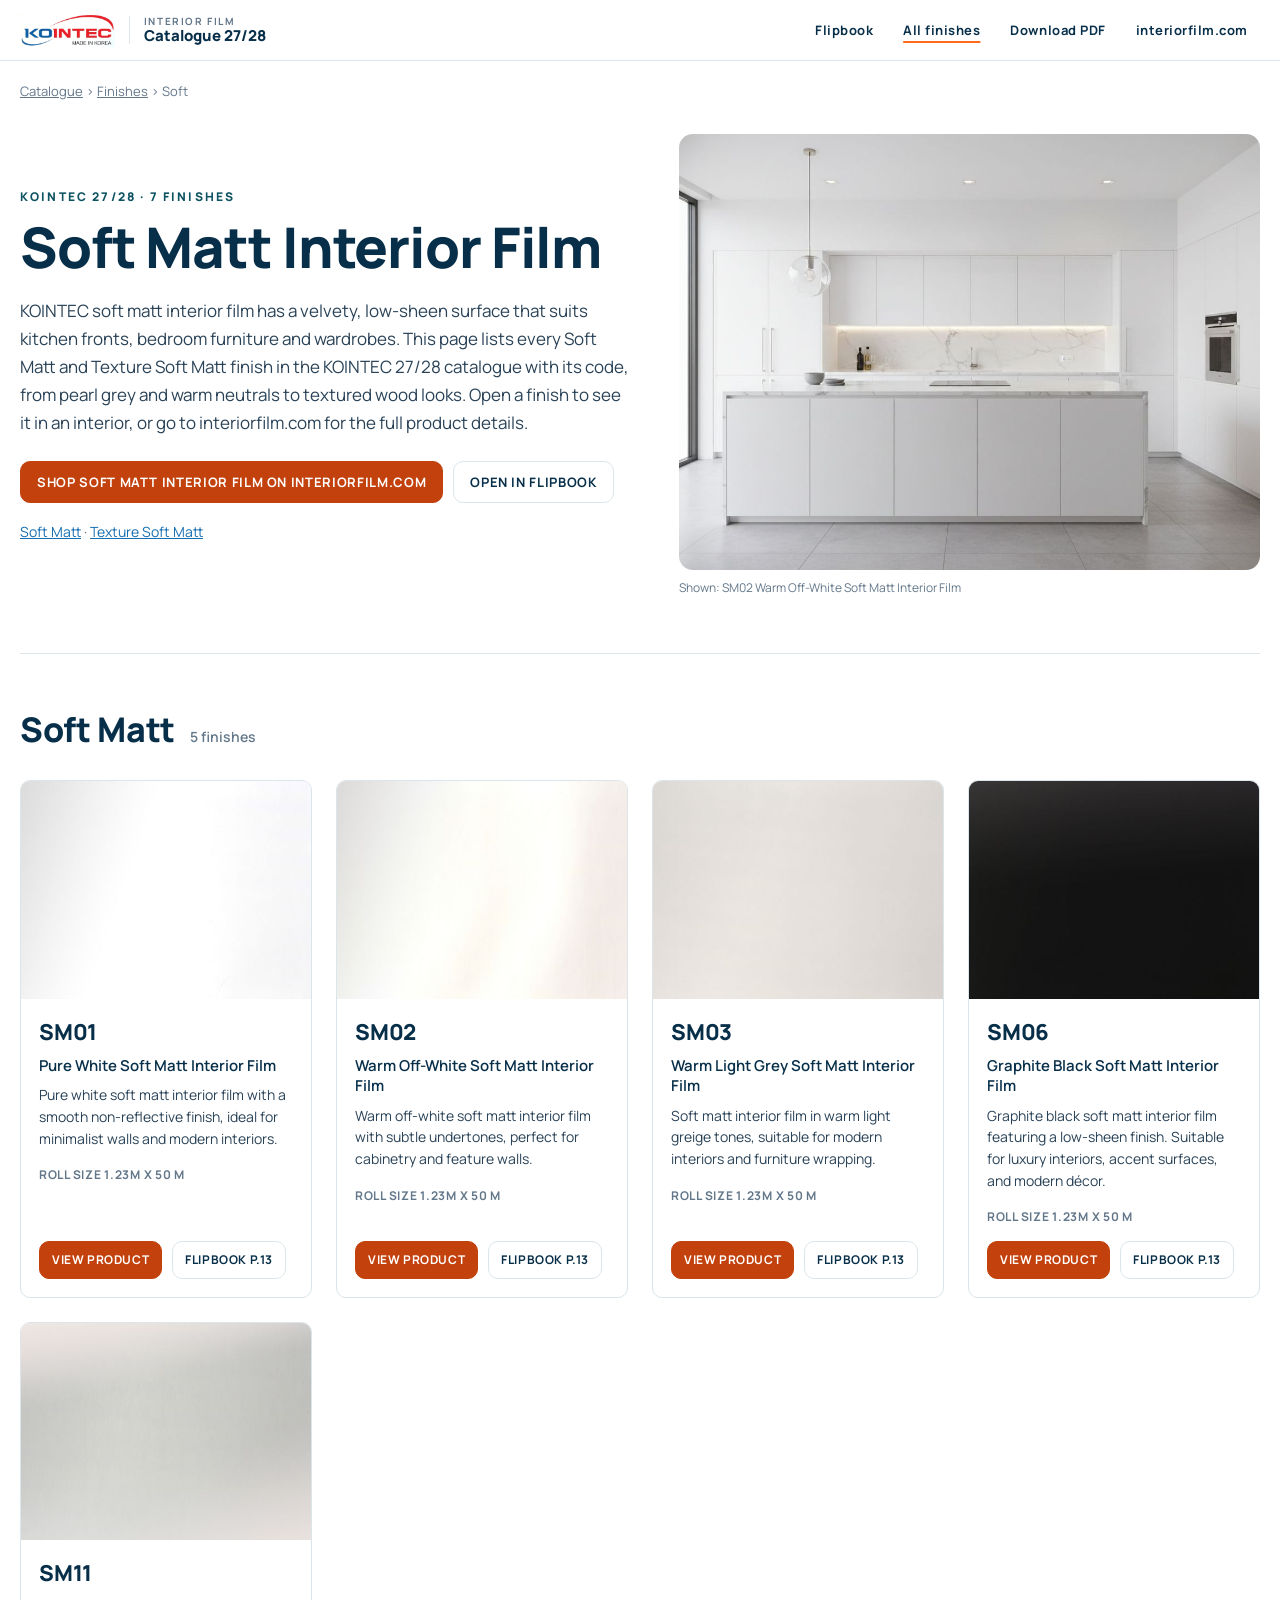
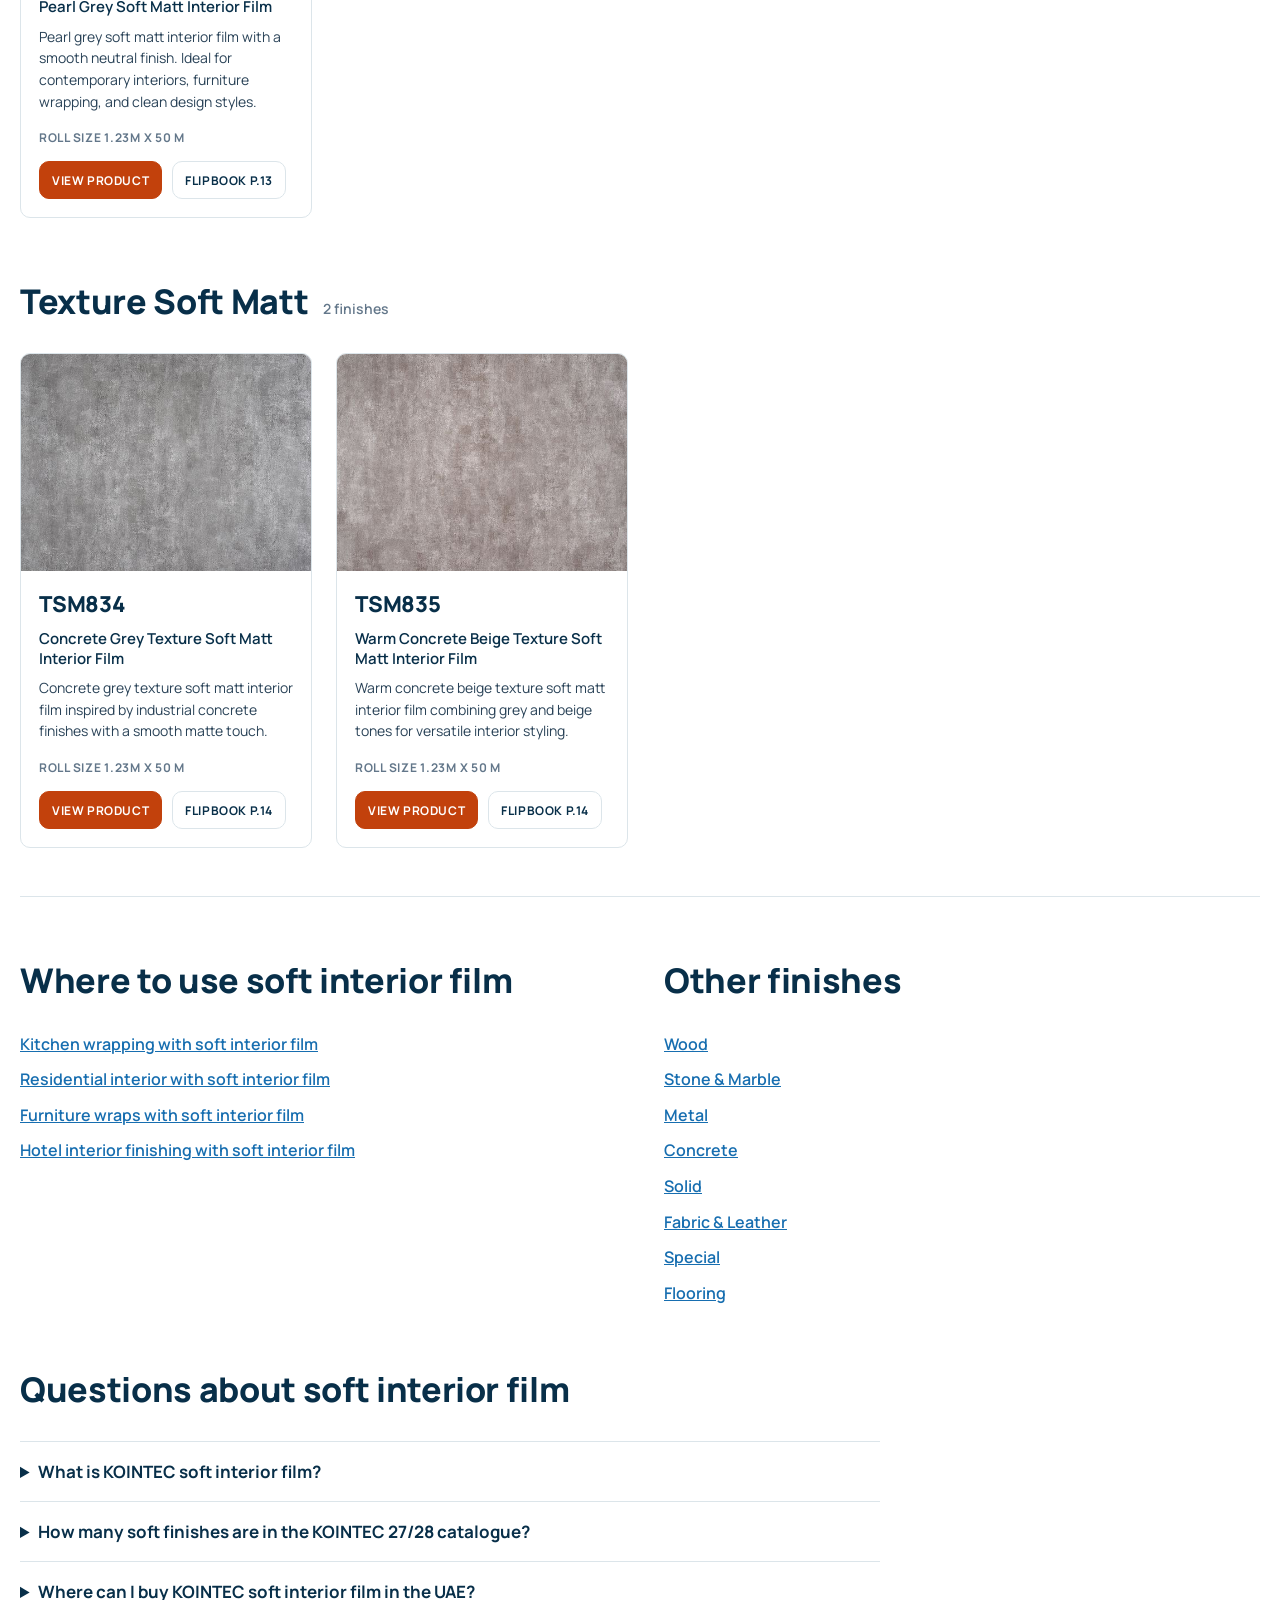
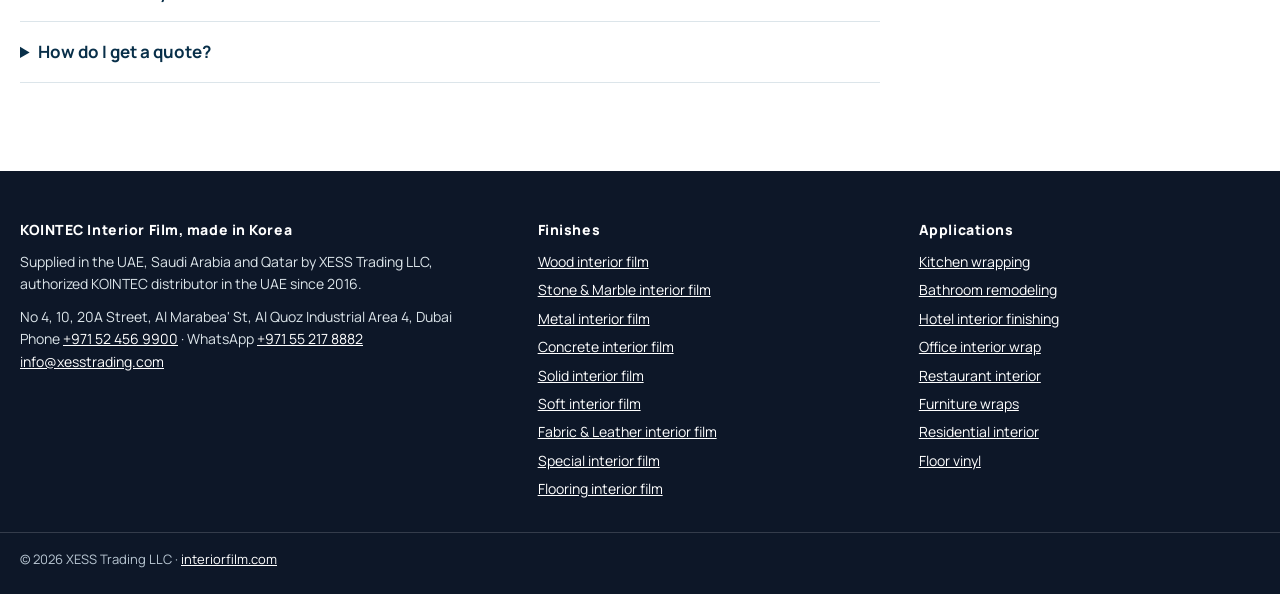
<file: finishes/soft-matt-interior-film/index.html>
<!doctype html>
<html lang="en">
<head>
<meta charset="utf-8">
<meta name="viewport" content="width=device-width, initial-scale=1, viewport-fit=cover">
<title>Soft Matt Interior Film Catalogue | KOINTEC UAE</title>
<meta name="description" content="7 KOINTEC soft interior film finishes with codes, swatches and interior photos. Soft matt interior film for UAE, KSA and Qatar projects, supplied by XESS…">
<link rel="canonical" href="https://catalogue.interiorfilm.com/finishes/soft-matt-interior-film/">
<meta name="robots" content="index, follow, max-image-preview:large">
<meta property="og:type" content="website">
<meta property="og:site_name" content="KOINTEC Interior Film Catalogue">
<meta property="og:title" content="Soft Matt Interior Film Catalogue | KOINTEC UAE">
<meta property="og:description" content="7 KOINTEC soft interior film finishes with codes, swatches and interior photos. Soft matt interior film for UAE, KSA and Qatar projects, supplied by XESS…">
<meta property="og:url" content="https://catalogue.interiorfilm.com/finishes/soft-matt-interior-film/">
<meta property="og:image" content="https://catalogue.interiorfilm.com/img/a/SM02.jpg">
<meta name="twitter:card" content="summary_large_image">
<meta name="theme-color" content="#082f49">
<link rel="icon" href="../../assets/favicon.svg" type="image/svg+xml">
<link rel="preconnect" href="https://fonts.googleapis.com">
<link rel="preconnect" href="https://fonts.gstatic.com" crossorigin>
<link rel="stylesheet" href="https://fonts.googleapis.com/css2?family=Manrope:wght@400;500;600;700;800&display=swap">
<script type="application/ld+json">{"@context": "https://schema.org", "@graph": [{"@type": "CollectionPage", "name": "Soft Matt Interior Film", "url": "https://catalogue.interiorfilm.com/finishes/soft-matt-interior-film/", "description": "7 KOINTEC soft interior film finishes with codes, swatches and interior photos. Soft matt interior film for UAE, KSA and Qatar projects, supplied by XESS…", "publisher": {"@id": "https://interiorfilm.com/#org"}}, {"@type": "Organization", "@id": "https://interiorfilm.com/#org", "name": "XESS Trading LLC", "url": "https://interiorfilm.com/", "email": "info@xesstrading.com", "telephone": "+971 52 456 9900", "address": {"@type": "PostalAddress", "streetAddress": "No 4, 10, 20A Street, Al Marabea' St, Al Quoz Industrial Area 4", "addressLocality": "Dubai", "addressCountry": "AE"}, "areaServed": ["AE", "SA", "QA"]}, {"@type": "BreadcrumbList", "itemListElement": [{"@type": "ListItem", "position": 1, "name": "Catalogue", "item": "https://catalogue.interiorfilm.com/"}, {"@type": "ListItem", "position": 2, "name": "Finishes", "item": "https://catalogue.interiorfilm.com/finishes/"}, {"@type": "ListItem", "position": 3, "name": "Soft", "item": "https://catalogue.interiorfilm.com/finishes/soft-matt-interior-film/"}]}, {"@type": "ItemList", "name": "KOINTEC Soft interior film finishes", "numberOfItems": 7, "itemListElement": [{"@type": "ListItem", "position": 1, "item": {"@type": "Product", "name": "Pure White Soft Matt Interior Film", "sku": "SM01", "brand": {"@type": "Brand", "name": "KOINTEC"}, "image": "https://catalogue.interiorfilm.com/img/s/SM01.jpg", "description": "Pure white soft matt interior film with a smooth non-reflective finish, ideal for minimalist walls and modern interiors.", "url": "https://interiorfilm.com/uae/en/category/soft/soft-matt/pure-white-soft-matt-interior-film", "category": "Soft interior film"}}, {"@type": "ListItem", "position": 2, "item": {"@type": "Product", "name": "Warm Off-White Soft Matt Interior Film", "sku": "SM02", "brand": {"@type": "Brand", "name": "KOINTEC"}, "image": "https://catalogue.interiorfilm.com/img/s/SM02.jpg", "description": "Warm off-white soft matt interior film with subtle undertones, perfect for cabinetry and feature walls.", "url": "https://interiorfilm.com/uae/en/category/soft/soft-matt/warm-off-white-soft-matt-interior-film", "category": "Soft interior film"}}, {"@type": "ListItem", "position": 3, "item": {"@type": "Product", "name": "Warm Light Grey Soft Matt Interior Film", "sku": "SM03", "brand": {"@type": "Brand", "name": "KOINTEC"}, "image": "https://catalogue.interiorfilm.com/img/s/SM03.jpg", "description": "Soft matt interior film in warm light greige tones, suitable for modern interiors and furniture wrapping.", "url": "https://interiorfilm.com/uae/en/category/soft/soft-matt/warm-light-grey-soft-matt-interior-film", "category": "Soft interior film"}}, {"@type": "ListItem", "position": 4, "item": {"@type": "Product", "name": "Graphite Black Soft Matt Interior Film", "sku": "SM06", "brand": {"@type": "Brand", "name": "KOINTEC"}, "image": "https://catalogue.interiorfilm.com/img/s/SM06.jpg", "description": "Graphite black soft matt interior film featuring a low-sheen finish. Suitable for luxury interiors, accent surfaces, and modern décor.", "url": "https://interiorfilm.com/uae/en/category/soft/soft-matt/graphite-black-soft-matt-interior-film", "category": "Soft interior film"}}, {"@type": "ListItem", "position": 5, "item": {"@type": "Product", "name": "Pearl Grey Soft Matt Interior Film", "sku": "SM11", "brand": {"@type": "Brand", "name": "KOINTEC"}, "image": "https://catalogue.interiorfilm.com/img/s/SM11.jpg", "description": "Pearl grey soft matt interior film with a smooth neutral finish. Ideal for contemporary interiors, furniture wrapping, and clean design styles.", "url": "https://interiorfilm.com/uae/en/category/soft/soft-matt/pearl-grey-soft-matt-interior-film", "category": "Soft interior film"}}, {"@type": "ListItem", "position": 6, "item": {"@type": "Product", "name": "Concrete Grey Texture Soft Matt Interior Film", "sku": "TSM834", "brand": {"@type": "Brand", "name": "KOINTEC"}, "image": "https://catalogue.interiorfilm.com/img/s/TSM834.jpg", "description": "Concrete grey texture soft matt interior film inspired by industrial concrete finishes with a smooth matte touch.", "url": "https://interiorfilm.com/uae/en/category/soft/texture-soft-matt/concrete-grey-texture-soft-matt", "category": "Soft interior film"}}, {"@type": "ListItem", "position": 7, "item": {"@type": "Product", "name": "Warm Concrete Beige Texture Soft Matt Interior Film", "sku": "TSM835", "brand": {"@type": "Brand", "name": "KOINTEC"}, "image": "https://catalogue.interiorfilm.com/img/s/TSM835.jpg", "description": "Warm concrete beige texture soft matt interior film combining grey and beige tones for versatile interior styling.", "url": "https://interiorfilm.com/uae/en/category/soft/texture-soft-matt/warm-concrete-beige-texture-soft-matt", "category": "Soft interior film"}}]}, {"@type": "FAQPage", "mainEntity": [{"@type": "Question", "name": "What is KOINTEC soft interior film?", "acceptedAnswer": {"@type": "Answer", "text": "It is a self-adhesive architectural film, made in Korea, that gives existing surfaces such as cabinets, doors, walls and furniture a soft finish without replacing them."}}, {"@type": "Question", "name": "How many soft finishes are in the KOINTEC 27/28 catalogue?", "acceptedAnswer": {"@type": "Answer", "text": "7 finishes across Soft Matt, Texture Soft Matt. Each one is listed on this page with its product code."}}, {"@type": "Question", "name": "Where can I buy KOINTEC soft interior film in the UAE?", "acceptedAnswer": {"@type": "Answer", "text": "From XESS Trading LLC in Al Quoz, Dubai, the authorized KOINTEC distributor in the UAE since 2016, through interiorfilm.com. We also supply Saudi Arabia and Qatar."}}, {"@type": "Question", "name": "How do I get a quote?", "acceptedAnswer": {"@type": "Answer", "text": "Send the product codes you like to our team through the contact page on interiorfilm.com, by WhatsApp on +971 55 217 8882 or by email to info@xesstrading.com."}}]}]}</script>
<link rel="stylesheet" href="../../assets/site.css">
</head><body>
<header class="top"><div class="wrap top-in">
<a class="logo" href="../../"><img src="../../img/logo-kointec.png" alt="KOINTEC" width="611" height="219"><span class="sep" aria-hidden="true"></span><span class="cat"><small>Interior Film</small> <b>Catalogue 27/28</b></span></a>
<nav aria-label="Main"><a href="../../">Flipbook</a><a href="../../finishes/" aria-current="page">All finishes</a><a href="https://xesstrading.com/KOINTEC-XT-catalogue-27-28.pdf" rel="noopener">Download PDF</a><a href="https://interiorfilm.com/uae/en" rel="noopener">interiorfilm.com</a></nav></div></header>
<main>
<div class="wrap">
<nav class="crumbs" aria-label="Breadcrumb"><a href="../../">Catalogue</a> › <a href="../../finishes/">Finishes</a> › <span>Soft</span></nav>
<div class="hero">
<div class="hero-t"><p class="eyebrow">KOINTEC 27/28 · 7 finishes</p>
<h1>Soft Matt Interior Film</h1>
<p class="lede">KOINTEC soft matt interior film has a velvety, low-sheen surface that suits kitchen fronts, bedroom furniture and wardrobes. This page lists every Soft Matt and Texture Soft Matt finish in the KOINTEC 27/28 catalogue with its code, from pearl grey and warm neutrals to textured wood looks. Open a finish to see it in an interior, or go to interiorfilm.com for the full product details.</p>
<div class="acts"><a class="b pri" href="https://interiorfilm.com/uae/en/category/soft">Shop soft matt interior film on interiorfilm.com</a><a class="b" href="../../#page-13">Open in flipbook</a></div>
<p class="jump"><a href="#soft-matt">Soft Matt</a> · <a href="#texture-soft-matt">Texture Soft Matt</a></p></div>
<figure class="hero-i"><img src="../../img/a/SM02.jpg" alt="Warm Off-White Soft Matt Interior Film (SM02) in an interior" width="1100" height="825" fetchpriority="high"><figcaption>Shown: SM02 Warm Off-White Soft Matt Interior Film</figcaption></figure>
</div>
<section class="grp" id="soft-matt"><h2>Soft Matt <span>5 finishes</span></h2><div class="grid"><article class="card" id="sm01">
<div class="sw"><img src="../../img/s/SM01.jpg" alt="SM01 Pure White Soft Matt Interior Film swatch" width="520" height="390" loading="lazy" decoding="async"></div>
<div class="meta"><p class="code">SM01</p><h3>Pure White Soft Matt Interior Film</h3>
<p class="d">Pure white soft matt interior film with a smooth non-reflective finish, ideal for minimalist walls and modern interiors.</p><p class="sz">Roll size 1.23m x 50 m</p>
<div class="acts"><a class="b pri" href="https://interiorfilm.com/uae/en/category/soft/soft-matt/pure-white-soft-matt-interior-film">View product</a><a class="b" href="../../#page-13">Flipbook p.13</a></div></div></article><article class="card" id="sm02">
<div class="sw"><img src="../../img/s/SM02.jpg" alt="SM02 Warm Off-White Soft Matt Interior Film swatch" width="520" height="390" loading="lazy" decoding="async"></div>
<div class="meta"><p class="code">SM02</p><h3>Warm Off-White Soft Matt Interior Film</h3>
<p class="d">Warm off-white soft matt interior film with subtle undertones, perfect for cabinetry and feature walls.</p><p class="sz">Roll size 1.23m x 50 m</p>
<div class="acts"><a class="b pri" href="https://interiorfilm.com/uae/en/category/soft/soft-matt/warm-off-white-soft-matt-interior-film">View product</a><a class="b" href="../../#page-13">Flipbook p.13</a></div></div></article><article class="card" id="sm03">
<div class="sw"><img src="../../img/s/SM03.jpg" alt="SM03 Warm Light Grey Soft Matt Interior Film swatch" width="520" height="390" loading="lazy" decoding="async"></div>
<div class="meta"><p class="code">SM03</p><h3>Warm Light Grey Soft Matt Interior Film</h3>
<p class="d">Soft matt interior film in warm light greige tones, suitable for modern interiors and furniture wrapping.</p><p class="sz">Roll size 1.23m x 50 m</p>
<div class="acts"><a class="b pri" href="https://interiorfilm.com/uae/en/category/soft/soft-matt/warm-light-grey-soft-matt-interior-film">View product</a><a class="b" href="../../#page-13">Flipbook p.13</a></div></div></article><article class="card" id="sm06">
<div class="sw"><img src="../../img/s/SM06.jpg" alt="SM06 Graphite Black Soft Matt Interior Film swatch" width="520" height="390" loading="lazy" decoding="async"></div>
<div class="meta"><p class="code">SM06</p><h3>Graphite Black Soft Matt Interior Film</h3>
<p class="d">Graphite black soft matt interior film featuring a low-sheen finish. Suitable for luxury interiors, accent surfaces, and modern décor.</p><p class="sz">Roll size 1.23m x 50 m</p>
<div class="acts"><a class="b pri" href="https://interiorfilm.com/uae/en/category/soft/soft-matt/graphite-black-soft-matt-interior-film">View product</a><a class="b" href="../../#page-13">Flipbook p.13</a></div></div></article><article class="card" id="sm11">
<div class="sw"><img src="../../img/s/SM11.jpg" alt="SM11 Pearl Grey Soft Matt Interior Film swatch" width="520" height="390" loading="lazy" decoding="async"></div>
<div class="meta"><p class="code">SM11</p><h3>Pearl Grey Soft Matt Interior Film</h3>
<p class="d">Pearl grey soft matt interior film with a smooth neutral finish. Ideal for contemporary interiors, furniture wrapping, and clean design styles.</p><p class="sz">Roll size 1.23m x 50 m</p>
<div class="acts"><a class="b pri" href="https://interiorfilm.com/uae/en/category/soft/soft-matt/pearl-grey-soft-matt-interior-film">View product</a><a class="b" href="../../#page-13">Flipbook p.13</a></div></div></article></div></section><section class="grp" id="texture-soft-matt"><h2>Texture Soft Matt <span>2 finishes</span></h2><div class="grid"><article class="card" id="tsm834">
<div class="sw"><img src="../../img/s/TSM834.jpg" alt="TSM834 Concrete Grey Texture Soft Matt Interior Film swatch" width="520" height="390" loading="lazy" decoding="async"></div>
<div class="meta"><p class="code">TSM834</p><h3>Concrete Grey Texture Soft Matt Interior Film</h3>
<p class="d">Concrete grey texture soft matt interior film inspired by industrial concrete finishes with a smooth matte touch.</p><p class="sz">Roll size 1.23m x 50 m</p>
<div class="acts"><a class="b pri" href="https://interiorfilm.com/uae/en/category/soft/texture-soft-matt/concrete-grey-texture-soft-matt">View product</a><a class="b" href="../../#page-14">Flipbook p.14</a></div></div></article><article class="card" id="tsm835">
<div class="sw"><img src="../../img/s/TSM835.jpg" alt="TSM835 Warm Concrete Beige Texture Soft Matt Interior Film swatch" width="520" height="390" loading="lazy" decoding="async"></div>
<div class="meta"><p class="code">TSM835</p><h3>Warm Concrete Beige Texture Soft Matt Interior Film</h3>
<p class="d">Warm concrete beige texture soft matt interior film combining grey and beige tones for versatile interior styling.</p><p class="sz">Roll size 1.23m x 50 m</p>
<div class="acts"><a class="b pri" href="https://interiorfilm.com/uae/en/category/soft/texture-soft-matt/warm-concrete-beige-texture-soft-matt">View product</a><a class="b" href="../../#page-14">Flipbook p.14</a></div></div></article></div></section>
<section class="more">
<div><h2>Where to use soft interior film</h2><ul class="links"><li><a href="https://interiorfilm.com/uae/en/kitchen-wrapping">Kitchen wrapping with soft interior film</a></li><li><a href="https://interiorfilm.com/uae/en/residential-interior">Residential interior with soft interior film</a></li><li><a href="https://interiorfilm.com/uae/en/furniture-wraps">Furniture wraps with soft interior film</a></li><li><a href="https://interiorfilm.com/uae/en/hotel-interior-finishing">Hotel interior finishing with soft interior film</a></li></ul></div>
<div><h2>Other finishes</h2><ul class="links"><li><a href="../../finishes/wood-interior-film/">Wood</a></li><li><a href="../../finishes/marble-stone-interior-film/">Stone &amp; Marble</a></li><li><a href="../../finishes/metal-interior-film/">Metal</a></li><li><a href="../../finishes/concrete-interior-film/">Concrete</a></li><li><a href="../../finishes/solid-colour-interior-film/">Solid</a></li><li><a href="../../finishes/leather-fabric-interior-film/">Fabric &amp; Leather</a></li><li><a href="../../finishes/glitter-decoration-film/">Special</a></li><li><a href="../../finishes/floor-vinyl-film/">Flooring</a></li></ul></div>
</section>
<section class="faq"><h2>Questions about soft interior film</h2>
<details><summary>What is KOINTEC soft interior film?</summary><p>It is a self-adhesive architectural film, made in Korea, that gives existing surfaces such as cabinets, doors, walls and furniture a soft finish without replacing them.</p></details><details><summary>How many soft finishes are in the KOINTEC 27/28 catalogue?</summary><p>7 finishes across Soft Matt, Texture Soft Matt. Each one is listed on this page with its product code.</p></details><details><summary>Where can I buy KOINTEC soft interior film in the UAE?</summary><p>From XESS Trading LLC in Al Quoz, Dubai, the authorized KOINTEC distributor in the UAE since 2016, through interiorfilm.com. We also supply Saudi Arabia and Qatar.</p></details><details><summary>How do I get a quote?</summary><p>Send the product codes you like to our team through the contact page on interiorfilm.com, by WhatsApp on +971 55 217 8882 or by email to info@xesstrading.com.</p></details>
</section>
</div>
</main>
<footer class="foot"><div class="wrap foot-in">
<div><p class="fh">KOINTEC Interior Film, made in Korea</p>
<p>Supplied in the UAE, Saudi Arabia and Qatar by XESS Trading LLC, authorized KOINTEC distributor in the UAE since 2016.</p>
<p>No 4, 10, 20A Street, Al Marabea&#x27; St, Al Quoz Industrial Area 4, Dubai<br>Phone <a href="tel:+971524569900">+971 52 456 9900</a> · WhatsApp <a href="https://wa.me/971552178882">+971 55 217 8882</a><br><a href="mailto:info@xesstrading.com">info@xesstrading.com</a></p></div>
<div><p class="fh">Finishes</p><ul><li><a href="../../finishes/wood-interior-film/">Wood interior film</a></li><li><a href="../../finishes/marble-stone-interior-film/">Stone &amp; Marble interior film</a></li><li><a href="../../finishes/metal-interior-film/">Metal interior film</a></li><li><a href="../../finishes/concrete-interior-film/">Concrete interior film</a></li><li><a href="../../finishes/solid-colour-interior-film/">Solid interior film</a></li><li><a href="../../finishes/soft-matt-interior-film/">Soft interior film</a></li><li><a href="../../finishes/leather-fabric-interior-film/">Fabric &amp; Leather interior film</a></li><li><a href="../../finishes/glitter-decoration-film/">Special interior film</a></li><li><a href="../../finishes/floor-vinyl-film/">Flooring interior film</a></li></ul></div>
<div><p class="fh">Applications</p><ul><li><a href="https://interiorfilm.com/uae/en/kitchen-wrapping">Kitchen wrapping</a></li><li><a href="https://interiorfilm.com/uae/en/bathroom-remodeling">Bathroom remodeling</a></li><li><a href="https://interiorfilm.com/uae/en/hotel-interior-finishing">Hotel interior finishing</a></li><li><a href="https://interiorfilm.com/uae/en/office-interior-wrap">Office interior wrap</a></li><li><a href="https://interiorfilm.com/uae/en/restaurant-interior">Restaurant interior</a></li><li><a href="https://interiorfilm.com/uae/en/furniture-wraps">Furniture wraps</a></li><li><a href="https://interiorfilm.com/uae/en/residential-interior">Residential interior</a></li><li><a href="https://interiorfilm.com/uae/en/floor-vinyl">Floor vinyl</a></li></ul></div>
</div><div class="wrap legal">© 2026 XESS Trading LLC · <a href="https://interiorfilm.com/">interiorfilm.com</a></div></footer>
</body></html>
</file>
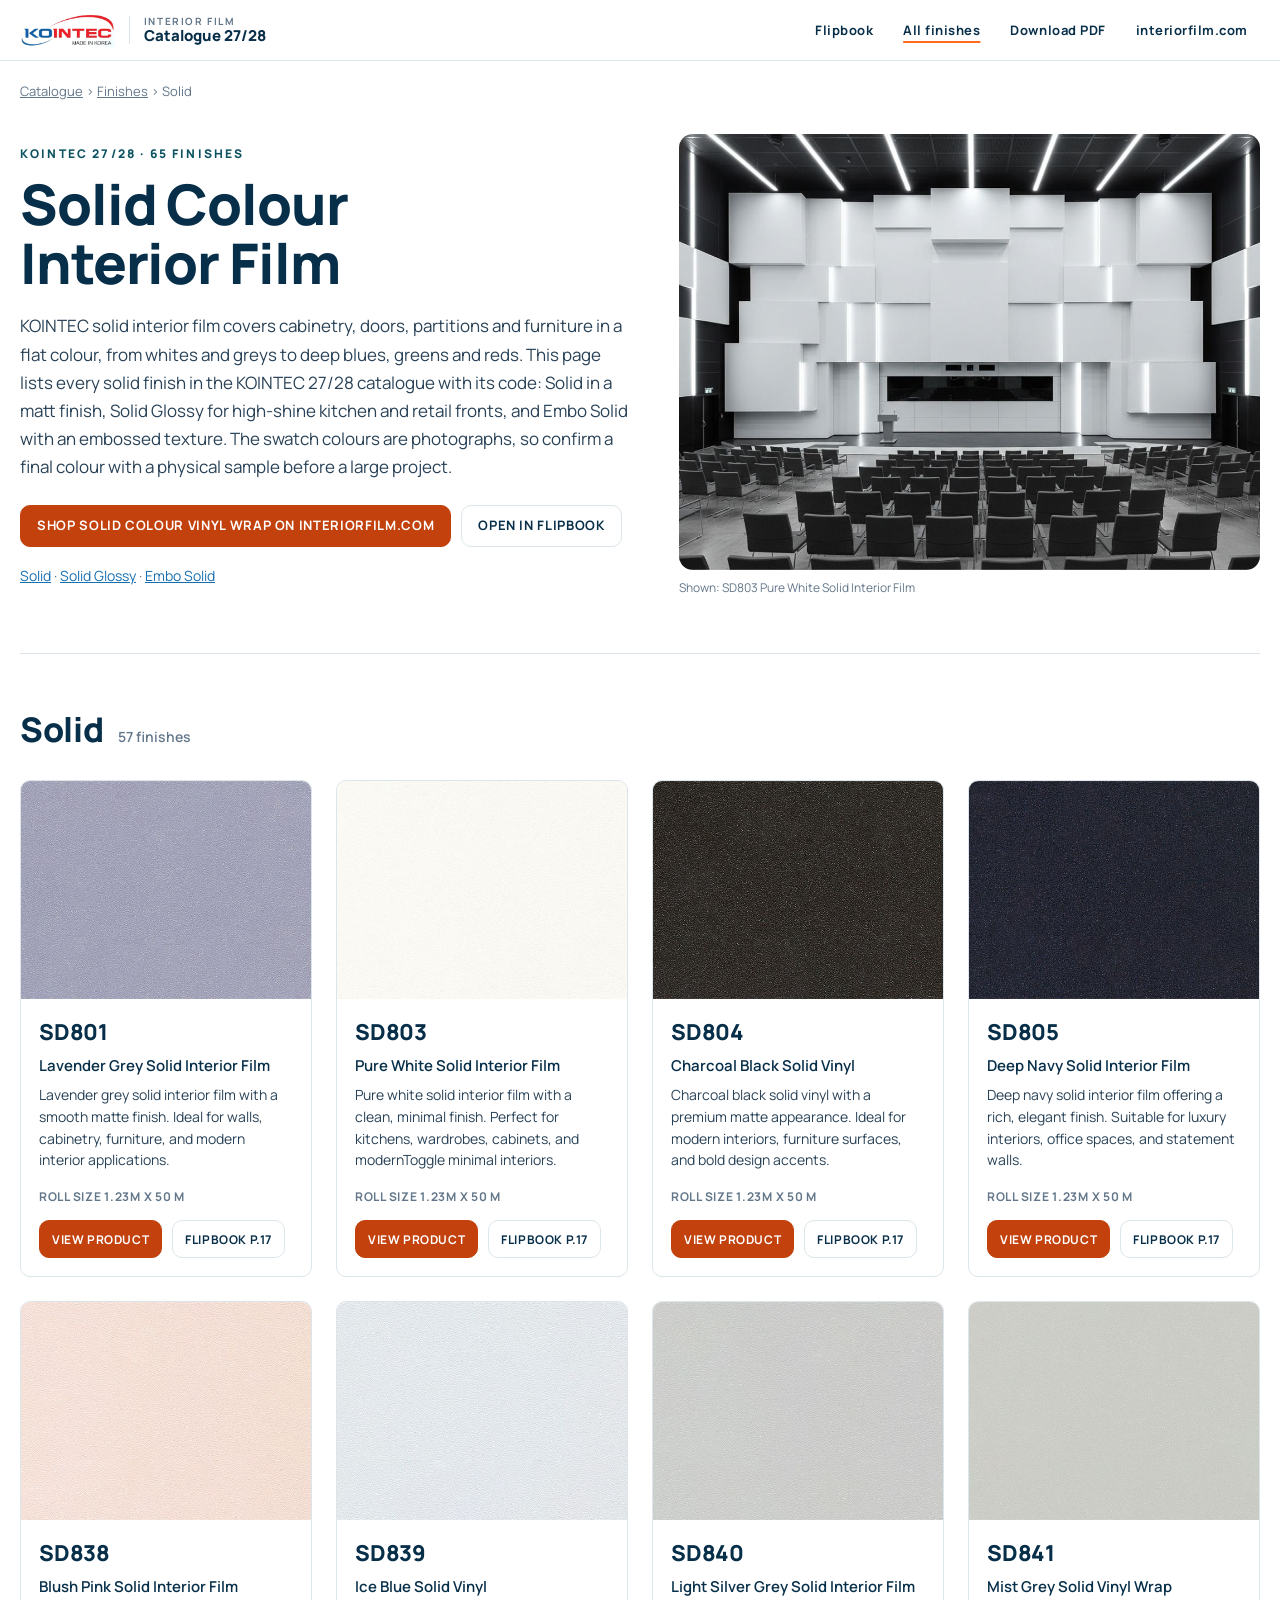
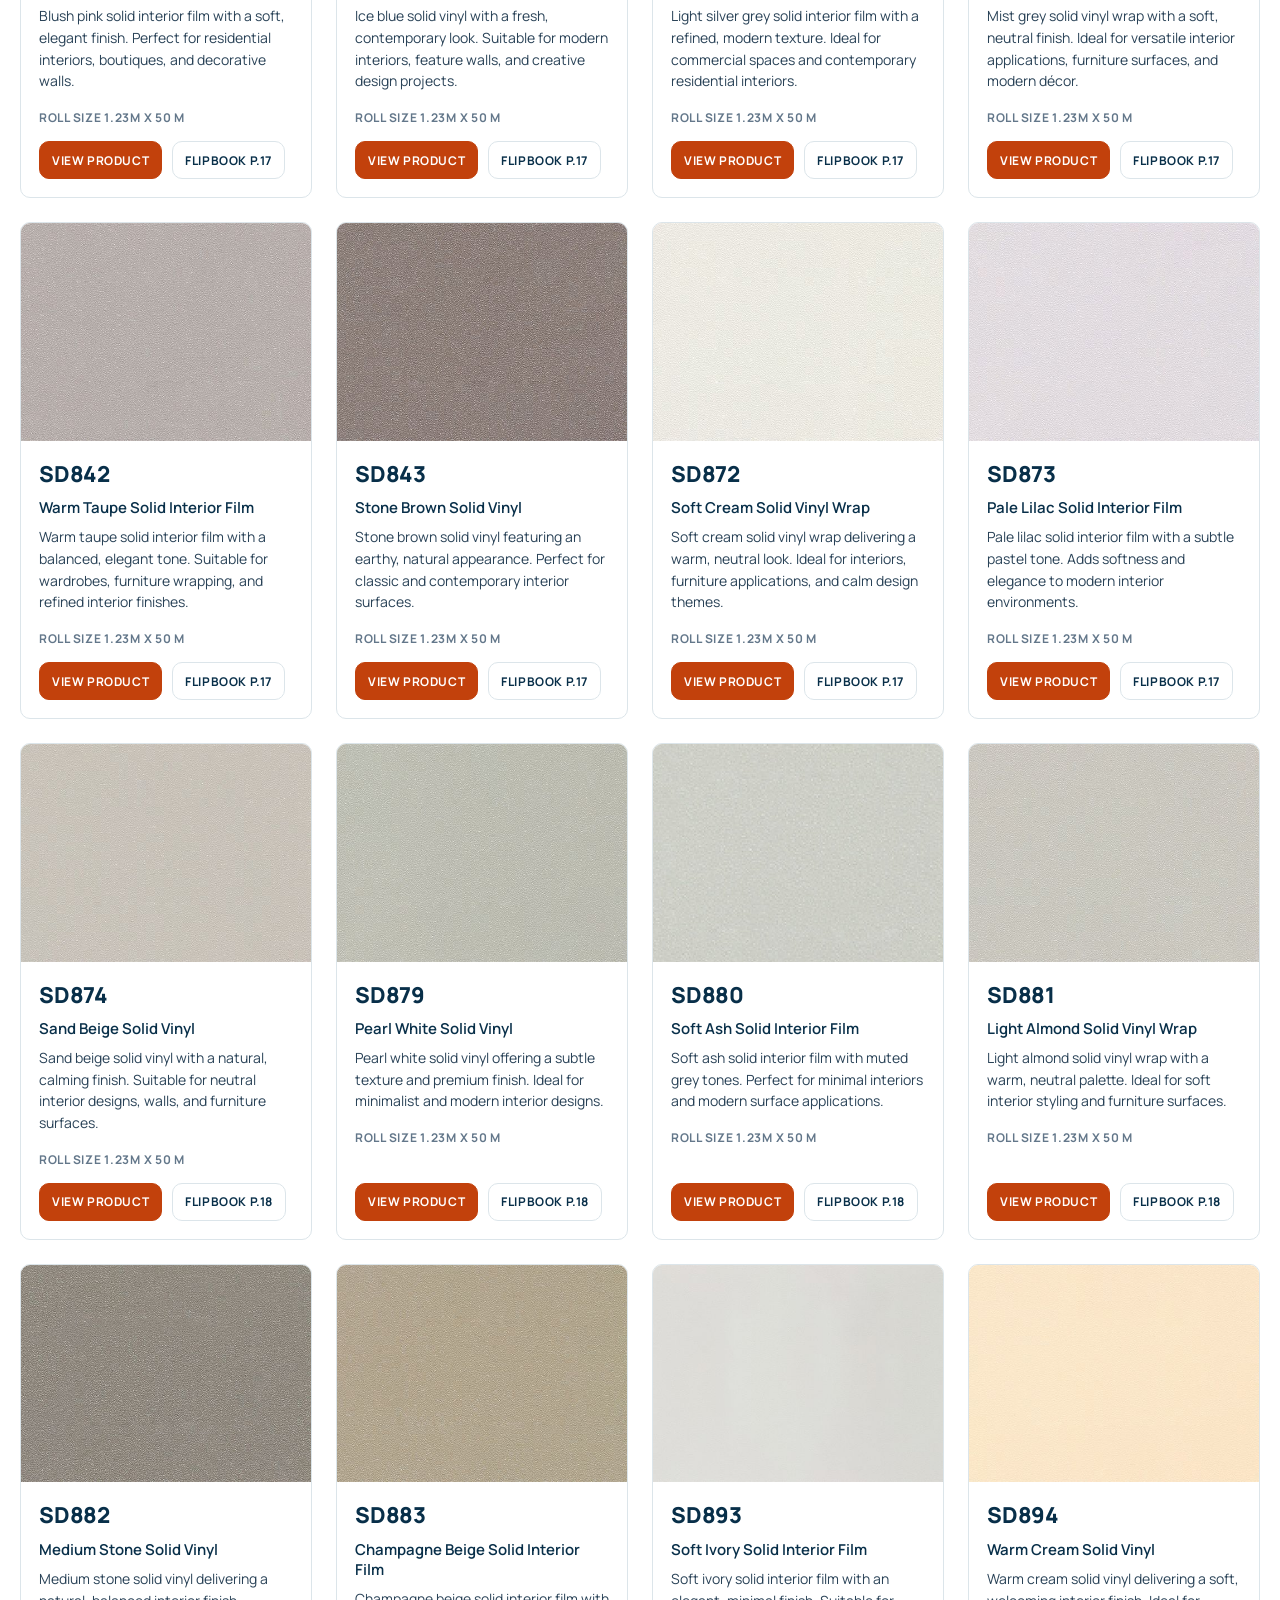
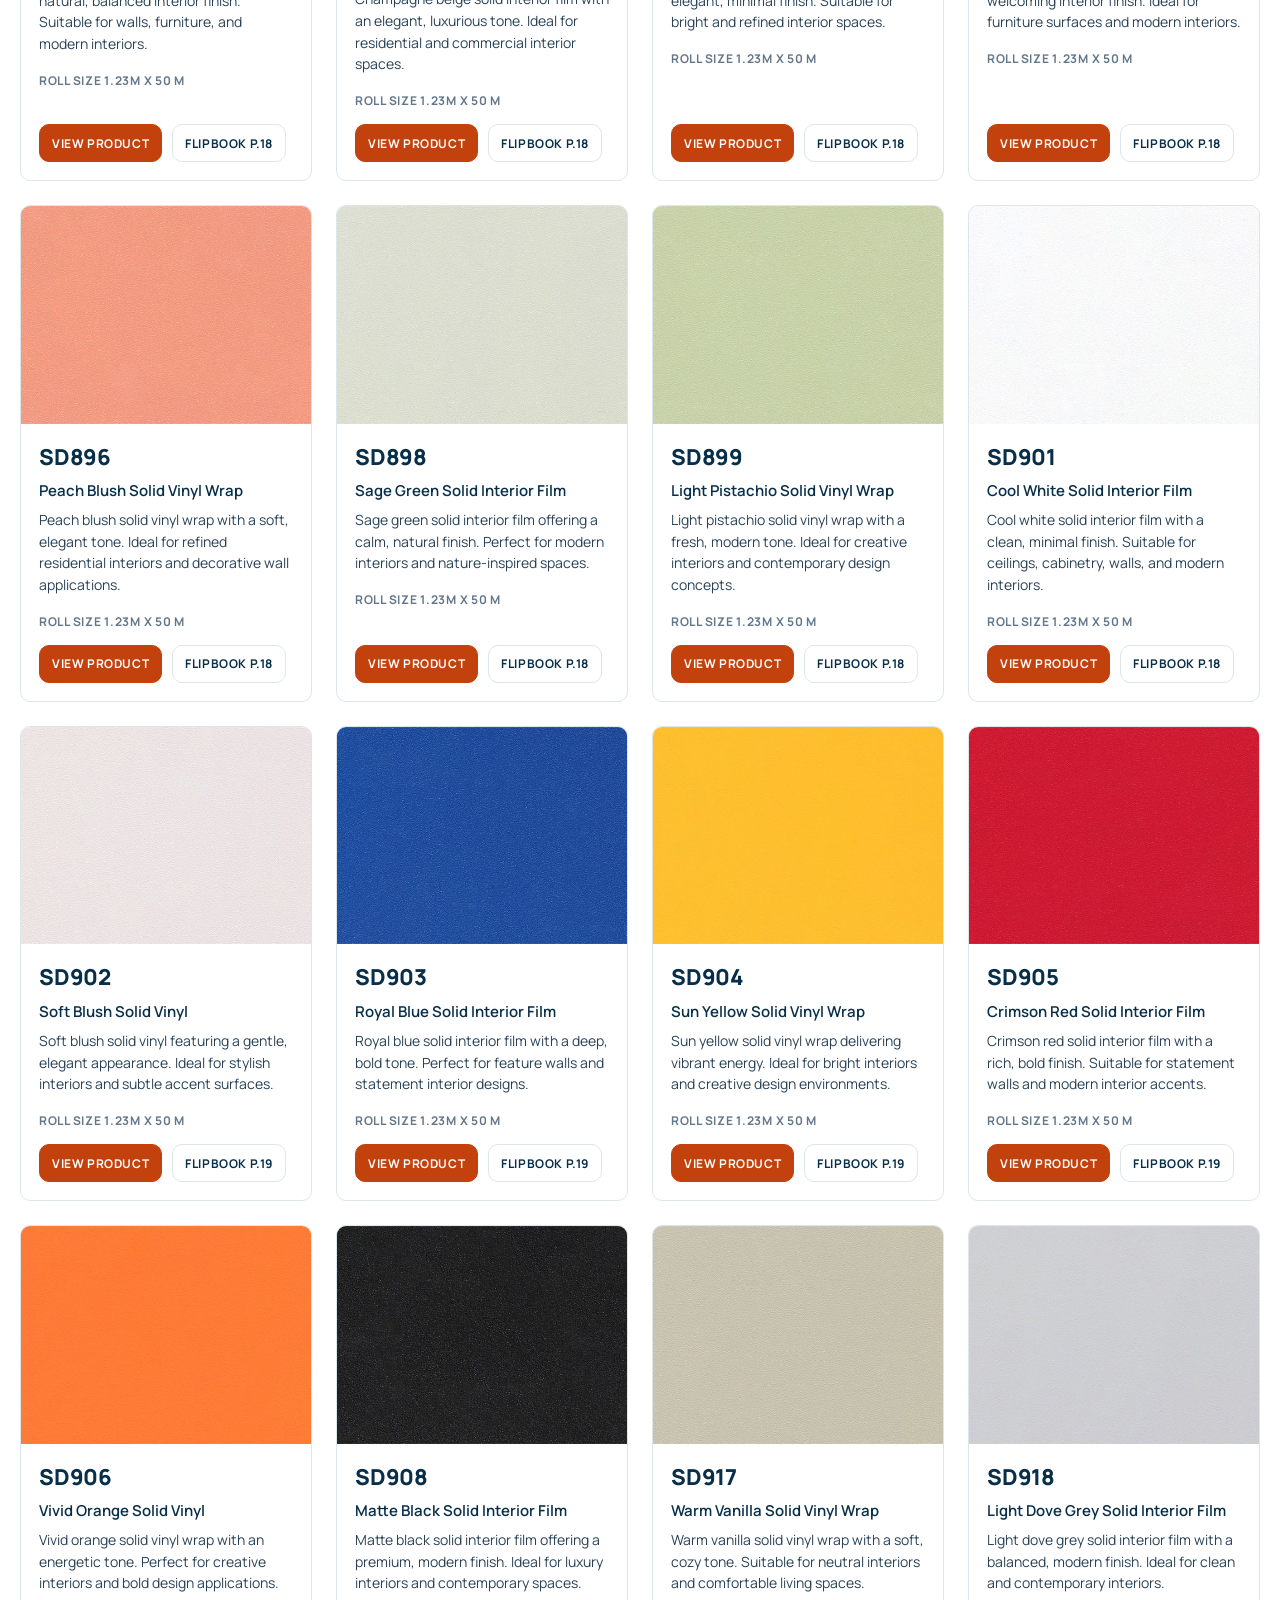
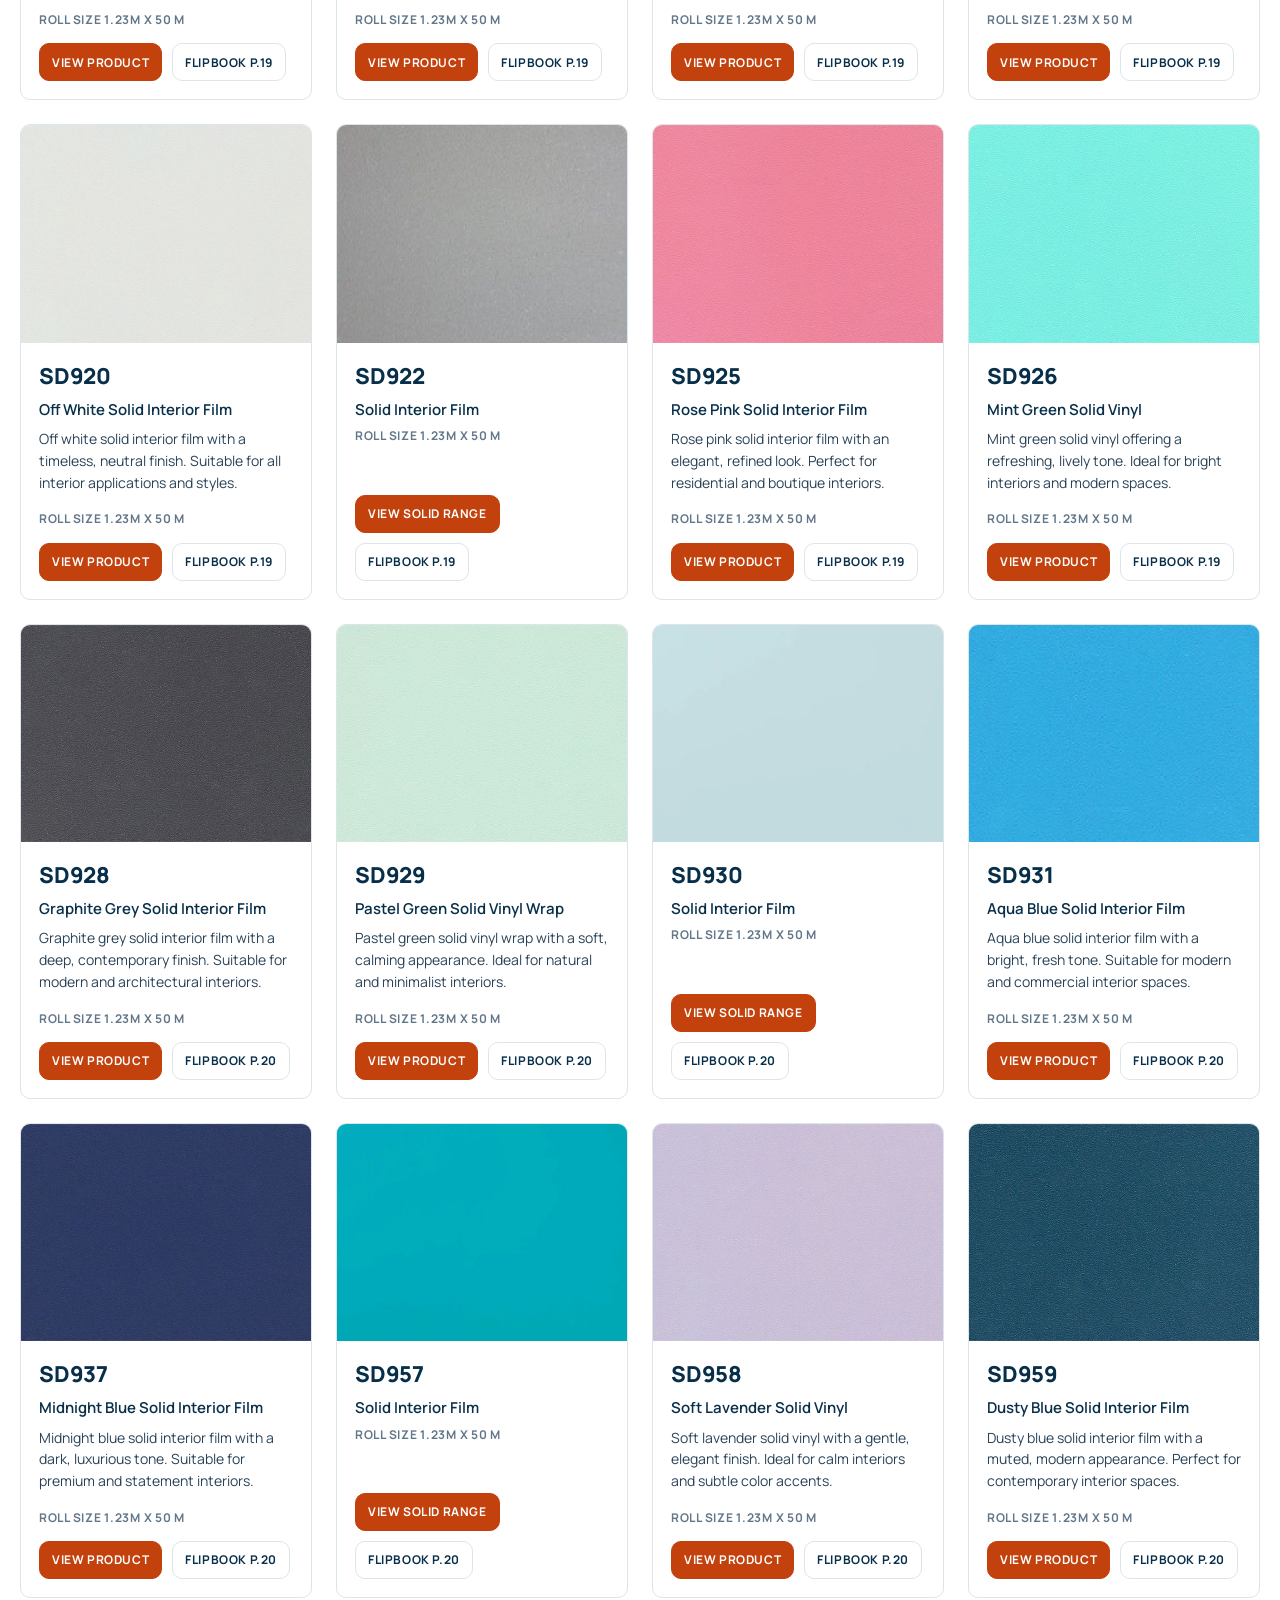
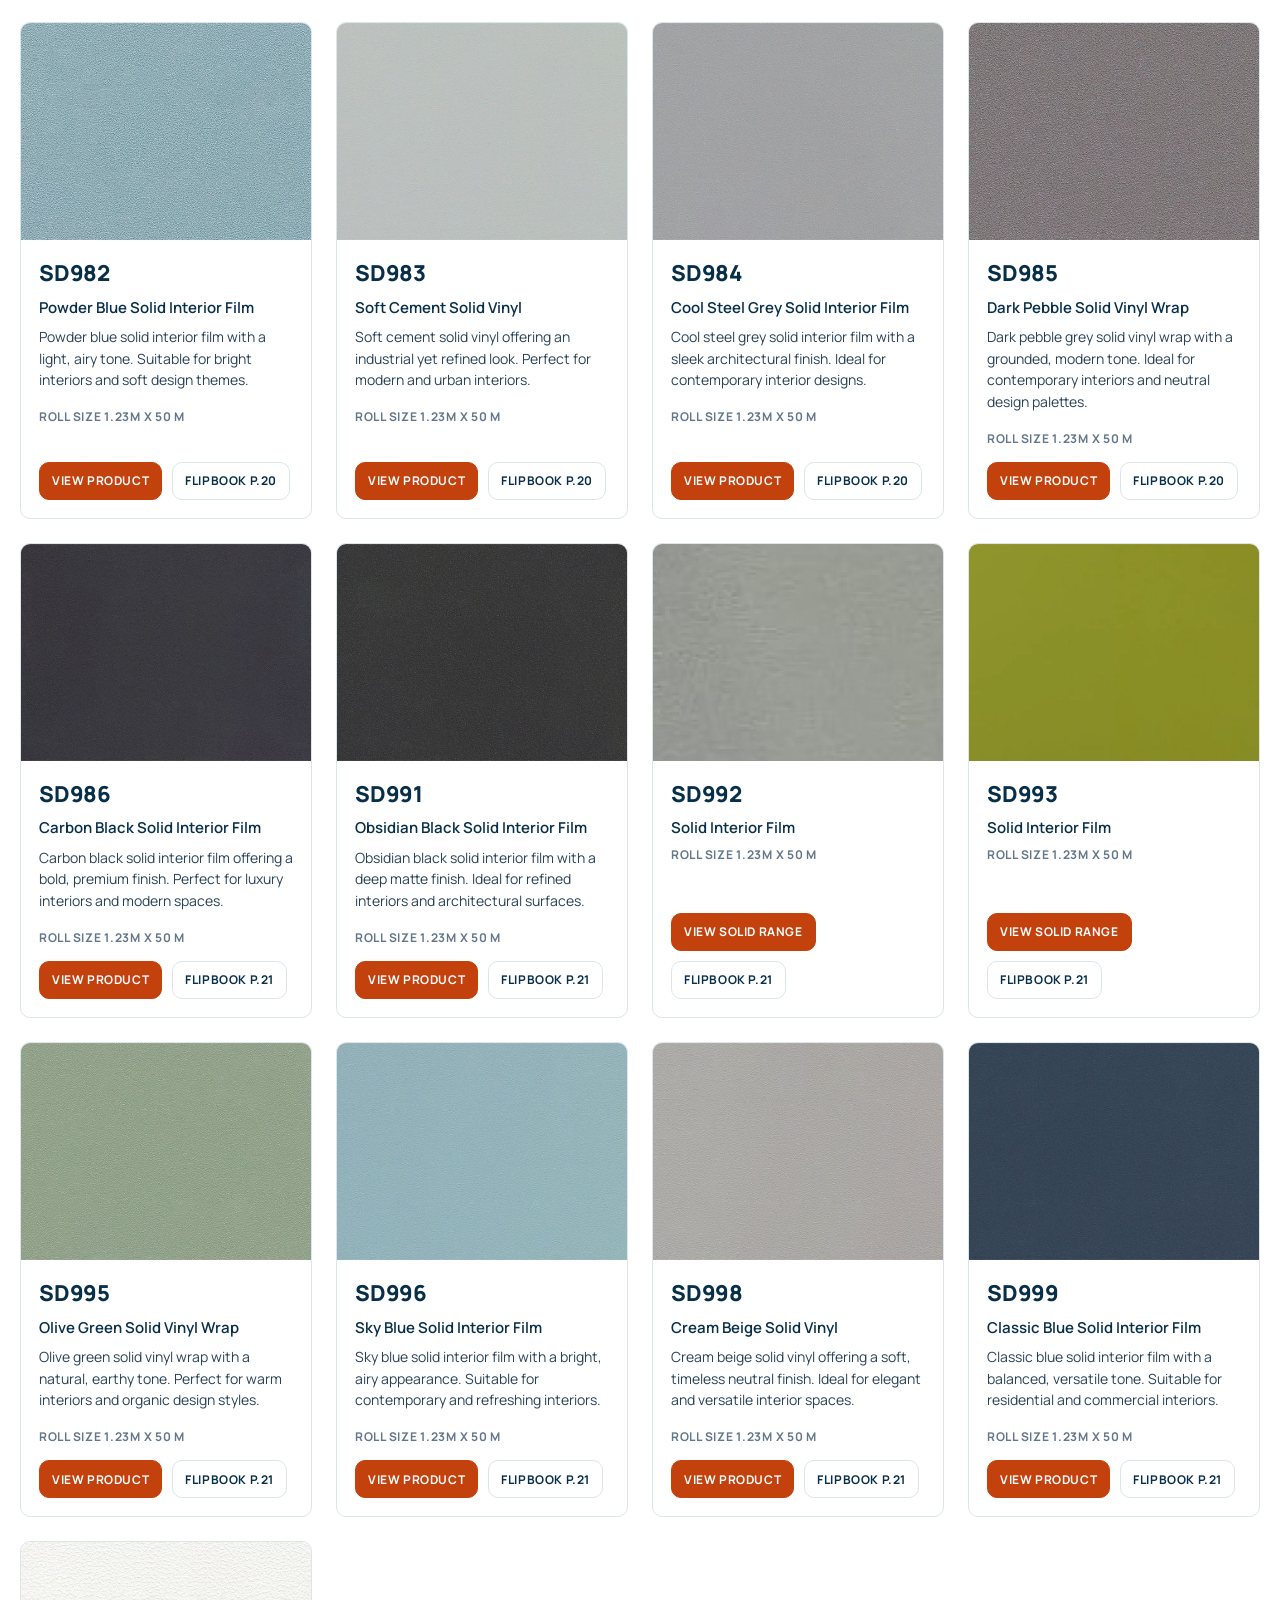
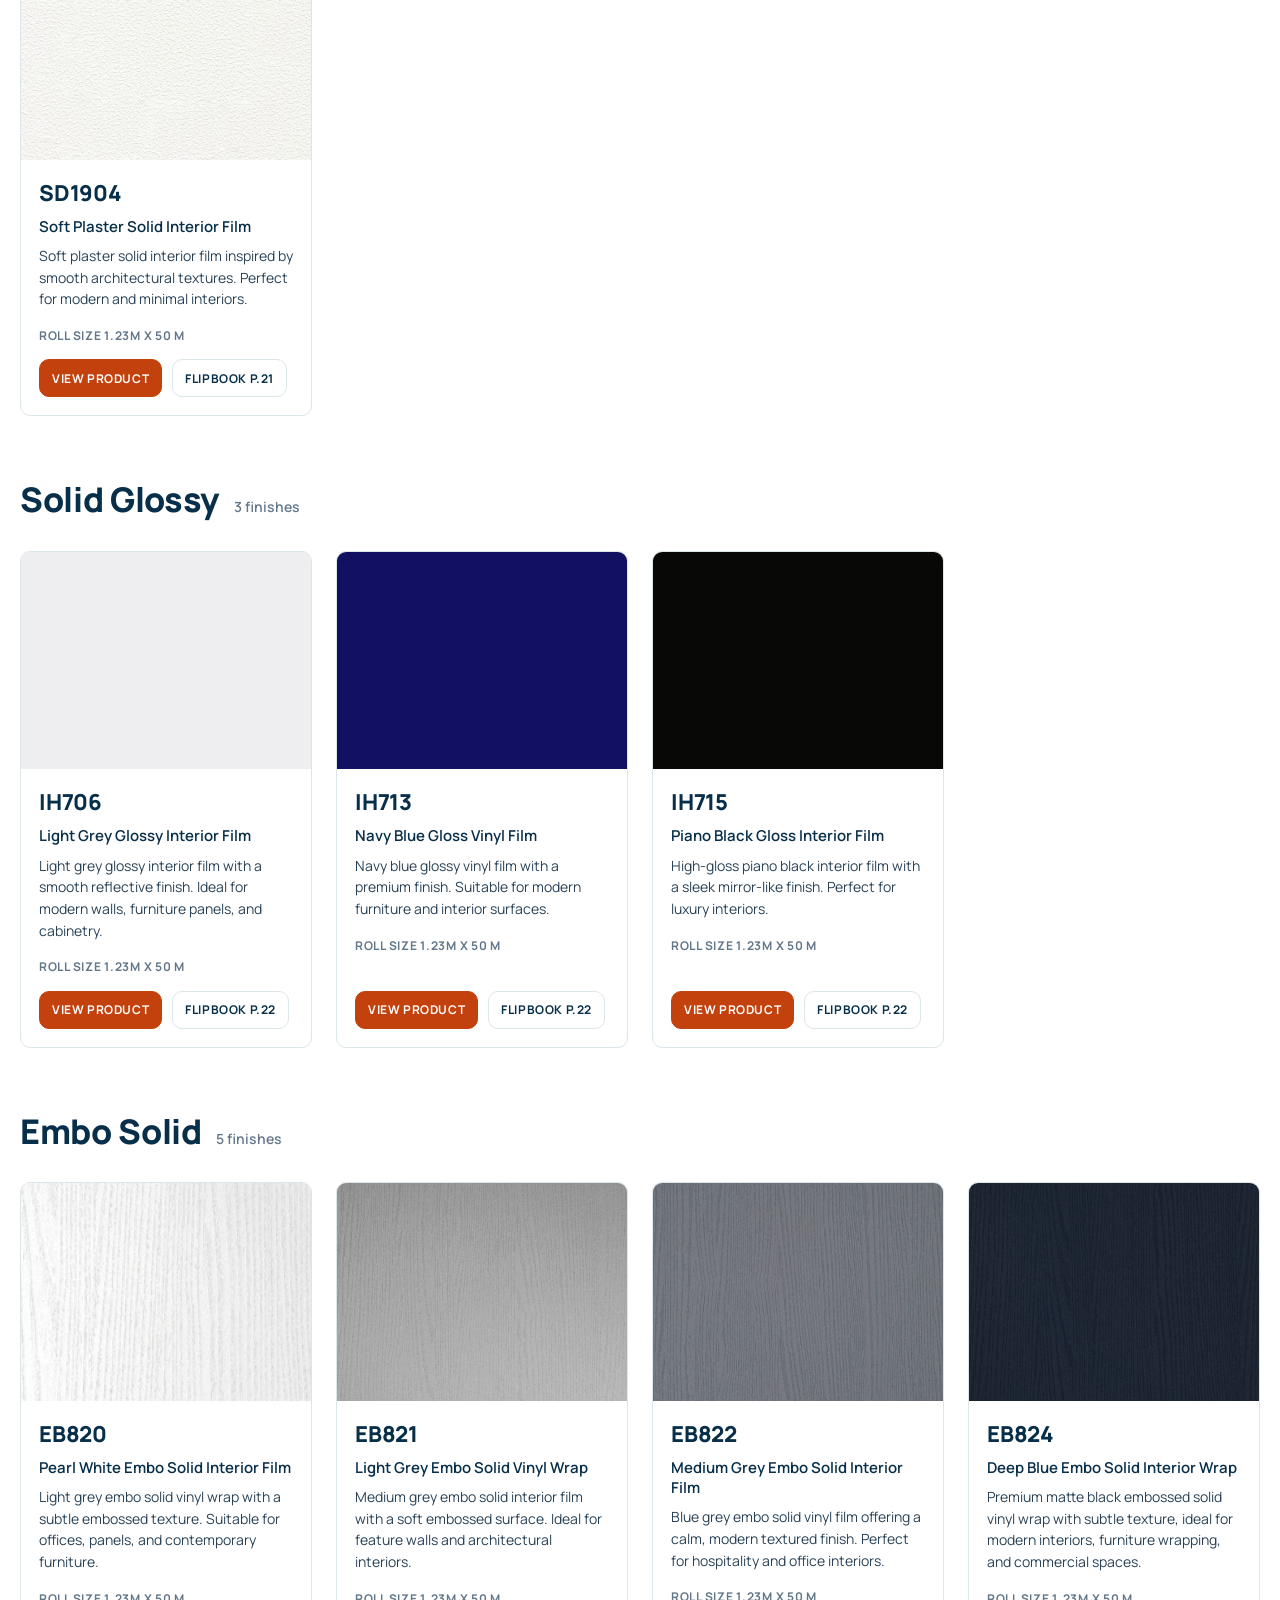
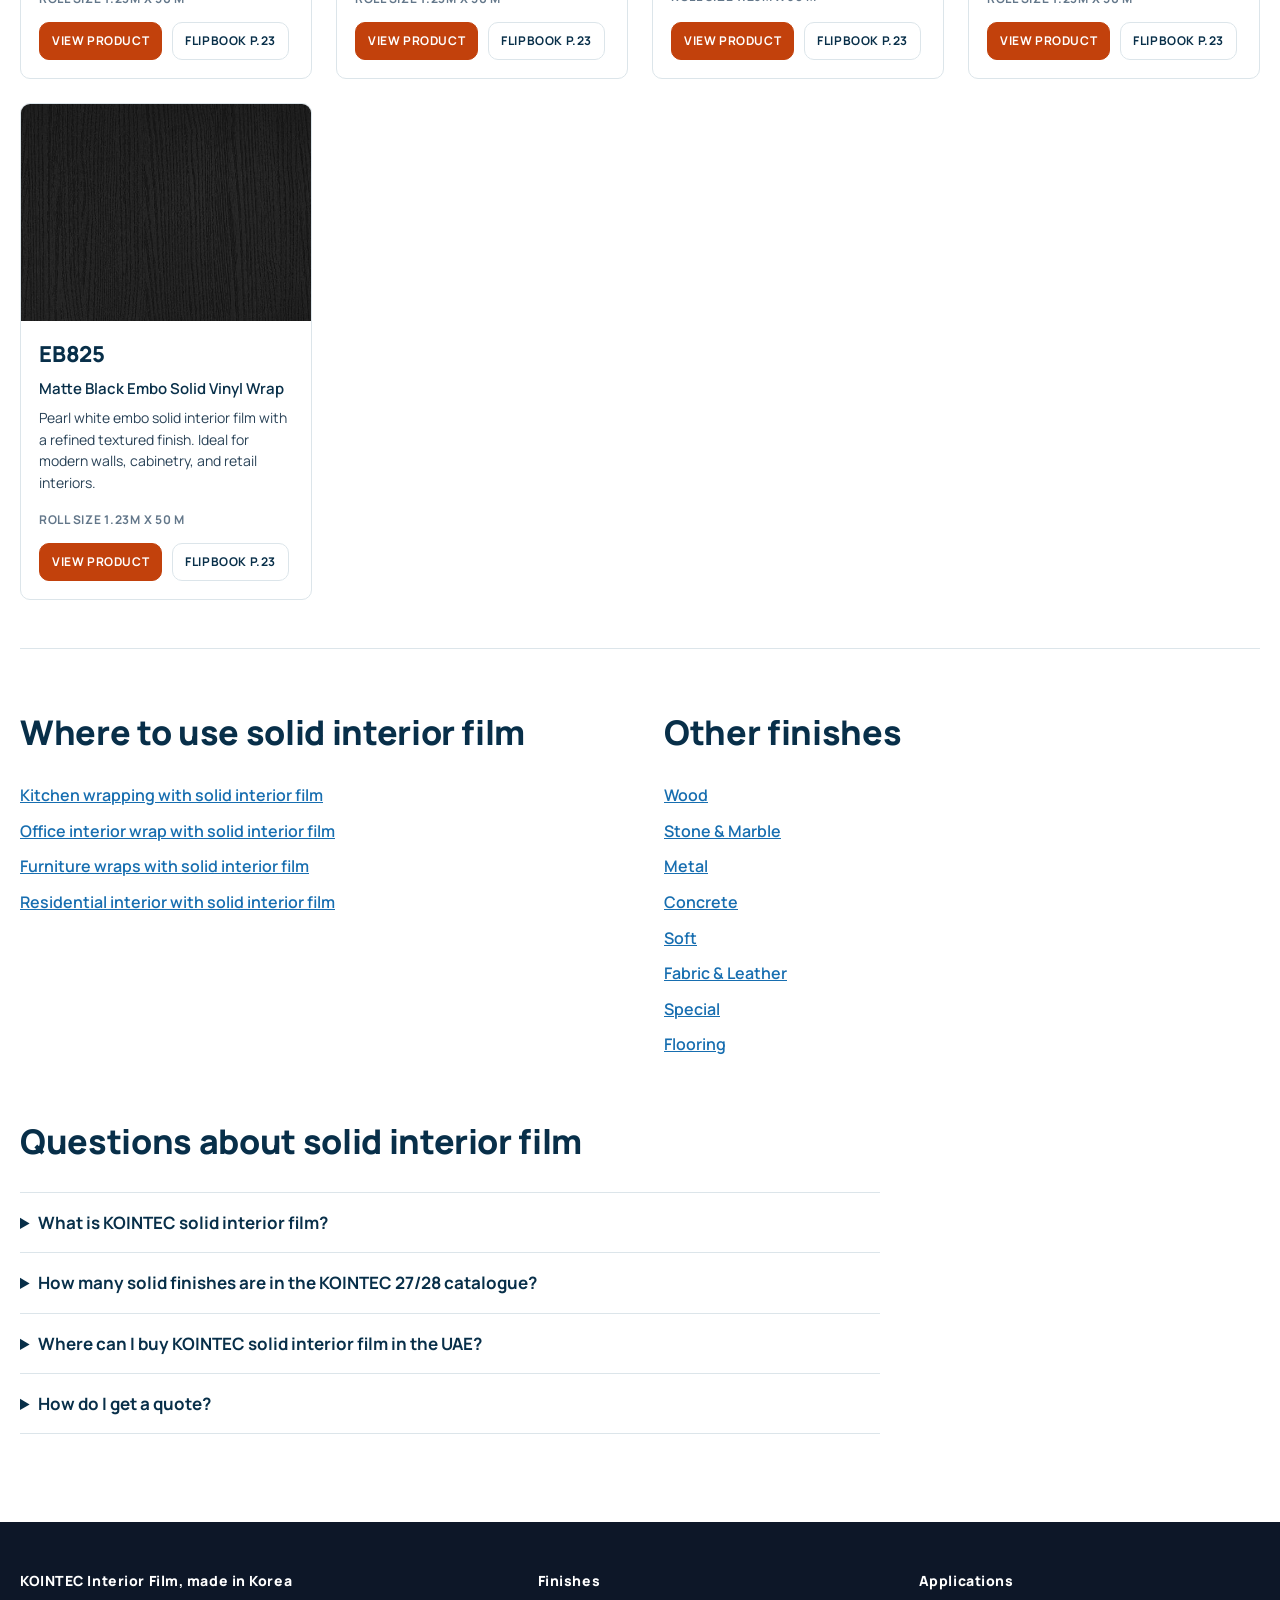
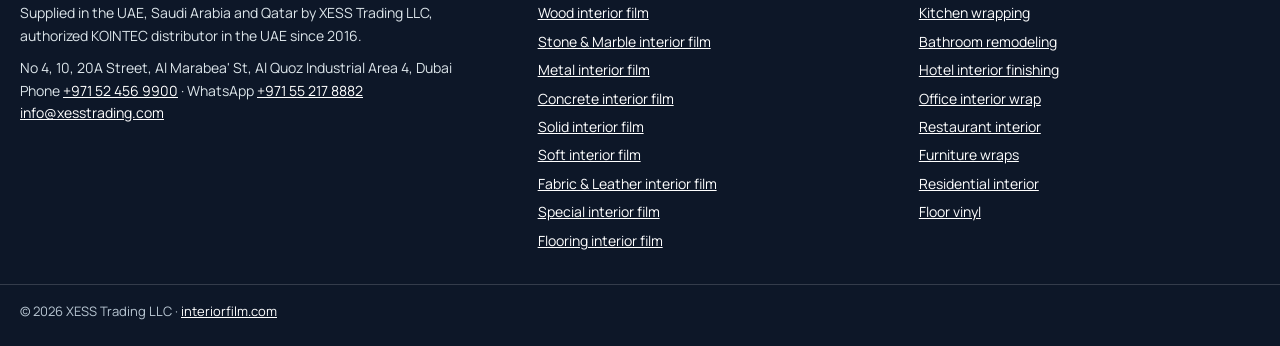
<file: finishes/solid-colour-interior-film/index.html>
<!doctype html>
<html lang="en">
<head>
<meta charset="utf-8">
<meta name="viewport" content="width=device-width, initial-scale=1, viewport-fit=cover">
<title>Solid Colour Vinyl Wrap &amp; Interior Film | KOINTEC UAE</title>
<meta name="description" content="65 KOINTEC solid interior film finishes with codes, swatches and interior photos. Solid colour vinyl wrap for UAE, KSA and Qatar projects, supplied by XESS…">
<link rel="canonical" href="https://catalogue.interiorfilm.com/finishes/solid-colour-interior-film/">
<meta name="robots" content="index, follow, max-image-preview:large">
<meta property="og:type" content="website">
<meta property="og:site_name" content="KOINTEC Interior Film Catalogue">
<meta property="og:title" content="Solid Colour Vinyl Wrap &amp; Interior Film | KOINTEC UAE">
<meta property="og:description" content="65 KOINTEC solid interior film finishes with codes, swatches and interior photos. Solid colour vinyl wrap for UAE, KSA and Qatar projects, supplied by XESS…">
<meta property="og:url" content="https://catalogue.interiorfilm.com/finishes/solid-colour-interior-film/">
<meta property="og:image" content="https://catalogue.interiorfilm.com/img/a/SD803.jpg">
<meta name="twitter:card" content="summary_large_image">
<meta name="theme-color" content="#082f49">
<link rel="icon" href="../../assets/favicon.svg" type="image/svg+xml">
<link rel="preconnect" href="https://fonts.googleapis.com">
<link rel="preconnect" href="https://fonts.gstatic.com" crossorigin>
<link rel="stylesheet" href="https://fonts.googleapis.com/css2?family=Manrope:wght@400;500;600;700;800&display=swap">
<script type="application/ld+json">{"@context": "https://schema.org", "@graph": [{"@type": "CollectionPage", "name": "Solid Colour Interior Film", "url": "https://catalogue.interiorfilm.com/finishes/solid-colour-interior-film/", "description": "65 KOINTEC solid interior film finishes with codes, swatches and interior photos. Solid colour vinyl wrap for UAE, KSA and Qatar projects, supplied by XESS…", "publisher": {"@id": "https://interiorfilm.com/#org"}}, {"@type": "Organization", "@id": "https://interiorfilm.com/#org", "name": "XESS Trading LLC", "url": "https://interiorfilm.com/", "email": "info@xesstrading.com", "telephone": "+971 52 456 9900", "address": {"@type": "PostalAddress", "streetAddress": "No 4, 10, 20A Street, Al Marabea' St, Al Quoz Industrial Area 4", "addressLocality": "Dubai", "addressCountry": "AE"}, "areaServed": ["AE", "SA", "QA"]}, {"@type": "BreadcrumbList", "itemListElement": [{"@type": "ListItem", "position": 1, "name": "Catalogue", "item": "https://catalogue.interiorfilm.com/"}, {"@type": "ListItem", "position": 2, "name": "Finishes", "item": "https://catalogue.interiorfilm.com/finishes/"}, {"@type": "ListItem", "position": 3, "name": "Solid", "item": "https://catalogue.interiorfilm.com/finishes/solid-colour-interior-film/"}]}, {"@type": "ItemList", "name": "KOINTEC Solid interior film finishes", "numberOfItems": 65, "itemListElement": [{"@type": "ListItem", "position": 1, "item": {"@type": "Product", "name": "Lavender Grey Solid Interior Film", "sku": "SD801", "brand": {"@type": "Brand", "name": "KOINTEC"}, "image": "https://catalogue.interiorfilm.com/img/s/SD801.jpg", "description": "Lavender grey solid interior film with a smooth matte finish. Ideal for walls, cabinetry, furniture, and modern interior applications.", "url": "https://interiorfilm.com/uae/en/category/solid/solid-standard/lavender-grey-solid-interior-film", "category": "Solid interior film"}}, {"@type": "ListItem", "position": 2, "item": {"@type": "Product", "name": "Pure White Solid Interior Film", "sku": "SD803", "brand": {"@type": "Brand", "name": "KOINTEC"}, "image": "https://catalogue.interiorfilm.com/img/s/SD803.jpg", "description": "Pure white solid interior film with a clean, minimal finish. Perfect for kitchens, wardrobes, cabinets, and modernToggle minimal interiors.", "url": "https://interiorfilm.com/uae/en/category/solid/solid-standard/pure-white-solid-interior-film", "category": "Solid interior film"}}, {"@type": "ListItem", "position": 3, "item": {"@type": "Product", "name": "Charcoal Black Solid Vinyl", "sku": "SD804", "brand": {"@type": "Brand", "name": "KOINTEC"}, "image": "https://catalogue.interiorfilm.com/img/s/SD804.jpg", "description": "Charcoal black solid vinyl with a premium matte appearance. Ideal for modern interiors, furniture surfaces, and bold design accents.", "url": "https://interiorfilm.com/uae/en/category/solid/solid-standard/charcoal-black-solid-vinyl", "category": "Solid interior film"}}, {"@type": "ListItem", "position": 4, "item": {"@type": "Product", "name": "Deep Navy Solid Interior Film", "sku": "SD805", "brand": {"@type": "Brand", "name": "KOINTEC"}, "image": "https://catalogue.interiorfilm.com/img/s/SD805.jpg", "description": "Deep navy solid interior film offering a rich, elegant finish. Suitable for luxury interiors, office spaces, and statement walls.", "url": "https://interiorfilm.com/uae/en/category/solid/solid-standard/deep-navy-solid-interior-film", "category": "Solid interior film"}}, {"@type": "ListItem", "position": 5, "item": {"@type": "Product", "name": "Blush Pink Solid Interior Film", "sku": "SD838", "brand": {"@type": "Brand", "name": "KOINTEC"}, "image": "https://catalogue.interiorfilm.com/img/s/SD838.jpg", "description": "Blush pink solid interior film with a soft, elegant finish. Perfect for residential interiors, boutiques, and decorative walls.", "url": "https://interiorfilm.com/uae/en/category/solid/solid-standard/blush-pink-solid-interior-film", "category": "Solid interior film"}}, {"@type": "ListItem", "position": 6, "item": {"@type": "Product", "name": "Ice Blue Solid Vinyl", "sku": "SD839", "brand": {"@type": "Brand", "name": "KOINTEC"}, "image": "https://catalogue.interiorfilm.com/img/s/SD839.jpg", "description": "Ice blue solid vinyl with a fresh, contemporary look. Suitable for modern interiors, feature walls, and creative design projects.", "url": "https://interiorfilm.com/uae/en/category/solid/solid-standard/ice-blue-solid-vinyl", "category": "Solid interior film"}}, {"@type": "ListItem", "position": 7, "item": {"@type": "Product", "name": "Light Silver Grey Solid Interior Film", "sku": "SD840", "brand": {"@type": "Brand", "name": "KOINTEC"}, "image": "https://catalogue.interiorfilm.com/img/s/SD840.jpg", "description": "Light silver grey solid interior film with a refined, modern texture. Ideal for commercial spaces and contemporary residential interiors.", "url": "https://interiorfilm.com/uae/en/category/solid/solid-standard/light-silver-grey-solid-interior-film", "category": "Solid interior film"}}, {"@type": "ListItem", "position": 8, "item": {"@type": "Product", "name": "Mist Grey Solid Vinyl Wrap", "sku": "SD841", "brand": {"@type": "Brand", "name": "KOINTEC"}, "image": "https://catalogue.interiorfilm.com/img/s/SD841.jpg", "description": "Mist grey solid vinyl wrap with a soft, neutral finish. Ideal for versatile interior applications, furniture surfaces, and modern décor.", "url": "https://interiorfilm.com/uae/en/category/solid/solid-standard/mist-grey-solid-vinyl-wrap", "category": "Solid interior film"}}, {"@type": "ListItem", "position": 9, "item": {"@type": "Product", "name": "Warm Taupe Solid Interior Film", "sku": "SD842", "brand": {"@type": "Brand", "name": "KOINTEC"}, "image": "https://catalogue.interiorfilm.com/img/s/SD842.jpg", "description": "Warm taupe solid interior film with a balanced, elegant tone. Suitable for wardrobes, furniture wrapping, and refined interior finishes.", "url": "https://interiorfilm.com/uae/en/category/solid/solid-standard/warm-taupe-solid-interior-film", "category": "Solid interior film"}}, {"@type": "ListItem", "position": 10, "item": {"@type": "Product", "name": "Stone Brown Solid Vinyl", "sku": "SD843", "brand": {"@type": "Brand", "name": "KOINTEC"}, "image": "https://catalogue.interiorfilm.com/img/s/SD843.jpg", "description": "Stone brown solid vinyl featuring an earthy, natural appearance. Perfect for classic and contemporary interior surfaces.", "url": "https://interiorfilm.com/uae/en/category/solid/solid-standard/stone-brown-solid-vinyl", "category": "Solid interior film"}}, {"@type": "ListItem", "position": 11, "item": {"@type": "Product", "name": "Soft Cream Solid Vinyl Wrap", "sku": "SD872", "brand": {"@type": "Brand", "name": "KOINTEC"}, "image": "https://catalogue.interiorfilm.com/img/s/SD872.jpg", "description": "Soft cream solid vinyl wrap delivering a warm, neutral look. Ideal for interiors, furniture applications, and calm design themes.", "url": "https://interiorfilm.com/uae/en/category/solid/solid-standard/soft-cream-solid-vinyl-wrap", "category": "Solid interior film"}}, {"@type": "ListItem", "position": 12, "item": {"@type": "Product", "name": "Pale Lilac Solid Interior Film", "sku": "SD873", "brand": {"@type": "Brand", "name": "KOINTEC"}, "image": "https://catalogue.interiorfilm.com/img/s/SD873.jpg", "description": "Pale lilac solid interior film with a subtle pastel tone. Adds softness and elegance to modern interior environments.", "url": "https://interiorfilm.com/uae/en/category/solid/solid-standard/pale-lilac-solid-interior-film", "category": "Solid interior film"}}, {"@type": "ListItem", "position": 13, "item": {"@type": "Product", "name": "Sand Beige Solid Vinyl", "sku": "SD874", "brand": {"@type": "Brand", "name": "KOINTEC"}, "image": "https://catalogue.interiorfilm.com/img/s/SD874.jpg", "description": "Sand beige solid vinyl with a natural, calming finish. Suitable for neutral interior designs, walls, and furniture surfaces.", "url": "https://interiorfilm.com/uae/en/category/solid/solid-standard/sand-beige-solid-vinyl", "category": "Solid interior film"}}, {"@type": "ListItem", "position": 14, "item": {"@type": "Product", "name": "Pearl White Solid Vinyl", "sku": "SD879", "brand": {"@type": "Brand", "name": "KOINTEC"}, "image": "https://catalogue.interiorfilm.com/img/s/SD879.jpg", "description": "Pearl white solid vinyl offering a subtle texture and premium finish. Ideal for minimalist and modern interior designs.", "url": "https://interiorfilm.com/uae/en/category/solid/solid-standard/pearl-white-solid-vinyl", "category": "Solid interior film"}}, {"@type": "ListItem", "position": 15, "item": {"@type": "Product", "name": "Soft Ash Solid Interior Film", "sku": "SD880", "brand": {"@type": "Brand", "name": "KOINTEC"}, "image": "https://catalogue.interiorfilm.com/img/s/SD880.jpg", "description": "Soft ash solid interior film with muted grey tones. Perfect for minimal interiors and modern surface applications.", "url": "https://interiorfilm.com/uae/en/category/solid/solid-standard/soft-ash-solid-interior-film", "category": "Solid interior film"}}, {"@type": "ListItem", "position": 16, "item": {"@type": "Product", "name": "Light Almond Solid Vinyl Wrap", "sku": "SD881", "brand": {"@type": "Brand", "name": "KOINTEC"}, "image": "https://catalogue.interiorfilm.com/img/s/SD881.jpg", "description": "Light almond solid vinyl wrap with a warm, neutral palette. Ideal for soft interior styling and furniture surfaces.", "url": "https://interiorfilm.com/uae/en/category/solid/solid-standard/light-almond-solid-vinyl-wrap", "category": "Solid interior film"}}, {"@type": "ListItem", "position": 17, "item": {"@type": "Product", "name": "Medium Stone Solid Vinyl", "sku": "SD882", "brand": {"@type": "Brand", "name": "KOINTEC"}, "image": "https://catalogue.interiorfilm.com/img/s/SD882.jpg", "description": "Medium stone solid vinyl delivering a natural, balanced interior finish. Suitable for walls, furniture, and modern interiors.", "url": "https://interiorfilm.com/uae/en/category/solid/solid-standard/medium-stone-solid-vinyl", "category": "Solid interior film"}}, {"@type": "ListItem", "position": 18, "item": {"@type": "Product", "name": "Champagne Beige Solid Interior Film", "sku": "SD883", "brand": {"@type": "Brand", "name": "KOINTEC"}, "image": "https://catalogue.interiorfilm.com/img/s/SD883.jpg", "description": "Champagne beige solid interior film with an elegant, luxurious tone. Ideal for residential and commercial interior spaces.", "url": "https://interiorfilm.com/uae/en/category/solid/solid-standard/champagne-beige-solid-interior-film", "category": "Solid interior film"}}, {"@type": "ListItem", "position": 19, "item": {"@type": "Product", "name": "Soft Ivory Solid Interior Film", "sku": "SD893", "brand": {"@type": "Brand", "name": "KOINTEC"}, "image": "https://catalogue.interiorfilm.com/img/s/SD893.jpg", "description": "Soft ivory solid interior film with an elegant, minimal finish. Suitable for bright and refined interior spaces.", "url": "https://interiorfilm.com/uae/en/category/solid/solid-standard/soft-ivory-solid-interior-film", "category": "Solid interior film"}}, {"@type": "ListItem", "position": 20, "item": {"@type": "Product", "name": "Warm Cream Solid Vinyl", "sku": "SD894", "brand": {"@type": "Brand", "name": "KOINTEC"}, "image": "https://catalogue.interiorfilm.com/img/s/SD894.jpg", "description": "Warm cream solid vinyl delivering a soft, welcoming interior finish. Ideal for furniture surfaces and modern interiors.", "url": "https://interiorfilm.com/uae/en/category/solid/solid-standard/warm-cream-solid-vinyl", "category": "Solid interior film"}}, {"@type": "ListItem", "position": 21, "item": {"@type": "Product", "name": "Peach Blush Solid Vinyl Wrap", "sku": "SD896", "brand": {"@type": "Brand", "name": "KOINTEC"}, "image": "https://catalogue.interiorfilm.com/img/s/SD896.jpg", "description": "Peach blush solid vinyl wrap with a soft, elegant tone. Ideal for refined residential interiors and decorative wall applications.", "url": "https://interiorfilm.com/uae/en/category/solid/solid-standard/peach-blush-solid-vinyl-wrap", "category": "Solid interior film"}}, {"@type": "ListItem", "position": 22, "item": {"@type": "Product", "name": "Sage Green Solid Interior Film", "sku": "SD898", "brand": {"@type": "Brand", "name": "KOINTEC"}, "image": "https://catalogue.interiorfilm.com/img/s/SD898.jpg", "description": "Sage green solid interior film offering a calm, natural finish. Perfect for modern interiors and nature-inspired spaces.", "url": "https://interiorfilm.com/uae/en/category/solid/solid-standard/sage-green-solid-interior-film", "category": "Solid interior film"}}, {"@type": "ListItem", "position": 23, "item": {"@type": "Product", "name": "Light Pistachio Solid Vinyl Wrap", "sku": "SD899", "brand": {"@type": "Brand", "name": "KOINTEC"}, "image": "https://catalogue.interiorfilm.com/img/s/SD899.jpg", "description": "Light pistachio solid vinyl wrap with a fresh, modern tone. Ideal for creative interiors and contemporary design concepts.", "url": "https://interiorfilm.com/uae/en/category/solid/solid-standard/light-pistachio-solid-vinyl-wrap", "category": "Solid interior film"}}, {"@type": "ListItem", "position": 24, "item": {"@type": "Product", "name": "Cool White Solid Interior Film", "sku": "SD901", "brand": {"@type": "Brand", "name": "KOINTEC"}, "image": "https://catalogue.interiorfilm.com/img/s/SD901.jpg", "description": "Cool white solid interior film with a clean, minimal finish. Suitable for ceilings, cabinetry, walls, and modern interiors.", "url": "https://interiorfilm.com/uae/en/category/solid/solid-standard/cool-white-solid-interior-film", "category": "Solid interior film"}}, {"@type": "ListItem", "position": 25, "item": {"@type": "Product", "name": "Soft Blush Solid Vinyl", "sku": "SD902", "brand": {"@type": "Brand", "name": "KOINTEC"}, "image": "https://catalogue.interiorfilm.com/img/s/SD902.jpg", "description": "Soft blush solid vinyl featuring a gentle, elegant appearance. Ideal for stylish interiors and subtle accent surfaces.", "url": "https://interiorfilm.com/uae/en/category/solid/solid-standard/soft-blush-solid-vinyl", "category": "Solid interior film"}}, {"@type": "ListItem", "position": 26, "item": {"@type": "Product", "name": "Royal Blue Solid Interior Film", "sku": "SD903", "brand": {"@type": "Brand", "name": "KOINTEC"}, "image": "https://catalogue.interiorfilm.com/img/s/SD903.jpg", "description": "Royal blue solid interior film with a deep, bold tone. Perfect for feature walls and statement interior designs.", "url": "https://interiorfilm.com/uae/en/category/solid/solid-standard/royal-blue-solid-interior-film", "category": "Solid interior film"}}, {"@type": "ListItem", "position": 27, "item": {"@type": "Product", "name": "Sun Yellow Solid Vinyl Wrap", "sku": "SD904", "brand": {"@type": "Brand", "name": "KOINTEC"}, "image": "https://catalogue.interiorfilm.com/img/s/SD904.jpg", "description": "Sun yellow solid vinyl wrap delivering vibrant energy. Ideal for bright interiors and creative design environments.", "url": "https://interiorfilm.com/uae/en/category/solid/solid-standard/sun-yellow-solid-vinyl-wrap", "category": "Solid interior film"}}, {"@type": "ListItem", "position": 28, "item": {"@type": "Product", "name": "Crimson Red Solid Interior Film", "sku": "SD905", "brand": {"@type": "Brand", "name": "KOINTEC"}, "image": "https://catalogue.interiorfilm.com/img/s/SD905.jpg", "description": "Crimson red solid interior film with a rich, bold finish. Suitable for statement walls and modern interior accents.", "url": "https://interiorfilm.com/uae/en/category/solid/solid-standard/crimson-red-solid-interior-film", "category": "Solid interior film"}}, {"@type": "ListItem", "position": 29, "item": {"@type": "Product", "name": "Vivid Orange Solid Vinyl", "sku": "SD906", "brand": {"@type": "Brand", "name": "KOINTEC"}, "image": "https://catalogue.interiorfilm.com/img/s/SD906.jpg", "description": "Vivid orange solid vinyl wrap with an energetic tone. Perfect for creative interiors and bold design applications.", "url": "https://interiorfilm.com/uae/en/category/solid/solid-standard/vivid-orange-solid-vinyl", "category": "Solid interior film"}}, {"@type": "ListItem", "position": 30, "item": {"@type": "Product", "name": "Matte Black Solid Interior Film", "sku": "SD908", "brand": {"@type": "Brand", "name": "KOINTEC"}, "image": "https://catalogue.interiorfilm.com/img/s/SD908.jpg", "description": "Matte black solid interior film offering a premium, modern finish. Ideal for luxury interiors and contemporary spaces.", "url": "https://interiorfilm.com/uae/en/category/solid/solid-standard/matte-black-solid-interior-film", "category": "Solid interior film"}}, {"@type": "ListItem", "position": 31, "item": {"@type": "Product", "name": "Warm Vanilla Solid Vinyl Wrap", "sku": "SD917", "brand": {"@type": "Brand", "name": "KOINTEC"}, "image": "https://catalogue.interiorfilm.com/img/s/SD917.jpg", "description": "Warm vanilla solid vinyl wrap with a soft, cozy tone. Suitable for neutral interiors and comfortable living spaces.", "url": "https://interiorfilm.com/uae/en/category/solid/solid-standard/warm-vanilla-solid-vinyl-wrap", "category": "Solid interior film"}}, {"@type": "ListItem", "position": 32, "item": {"@type": "Product", "name": "Light Dove Grey Solid Interior Film", "sku": "SD918", "brand": {"@type": "Brand", "name": "KOINTEC"}, "image": "https://catalogue.interiorfilm.com/img/s/SD918.jpg", "description": "Light dove grey solid interior film with a balanced, modern finish. Ideal for clean and contemporary interiors.", "url": "https://interiorfilm.com/uae/en/category/solid/solid-standard/light-dove-grey-solid-interior-film", "category": "Solid interior film"}}, {"@type": "ListItem", "position": 33, "item": {"@type": "Product", "name": "Off White Solid Interior Film", "sku": "SD920", "brand": {"@type": "Brand", "name": "KOINTEC"}, "image": "https://catalogue.interiorfilm.com/img/s/SD920.jpg", "description": "Off white solid interior film with a timeless, neutral finish. Suitable for all interior applications and styles.", "url": "https://interiorfilm.com/uae/en/category/solid/solid-standard/off-white-solid-interior-film", "category": "Solid interior film"}}, {"@type": "ListItem", "position": 34, "item": {"@type": "Product", "name": "Solid Interior Film", "sku": "SD922", "brand": {"@type": "Brand", "name": "KOINTEC"}, "image": "https://catalogue.interiorfilm.com/img/s/SD922.jpg", "url": "https://catalogue.interiorfilm.com/finishes/solid-colour-interior-film/#sd922", "category": "Solid interior film"}}, {"@type": "ListItem", "position": 35, "item": {"@type": "Product", "name": "Rose Pink Solid Interior Film", "sku": "SD925", "brand": {"@type": "Brand", "name": "KOINTEC"}, "image": "https://catalogue.interiorfilm.com/img/s/SD925.jpg", "description": "Rose pink solid interior film with an elegant, refined look. Perfect for residential and boutique interiors.", "url": "https://interiorfilm.com/uae/en/category/solid/solid-standard/rose-pink-solid-interior-film", "category": "Solid interior film"}}, {"@type": "ListItem", "position": 36, "item": {"@type": "Product", "name": "Mint Green Solid Vinyl", "sku": "SD926", "brand": {"@type": "Brand", "name": "KOINTEC"}, "image": "https://catalogue.interiorfilm.com/img/s/SD926.jpg", "description": "Mint green solid vinyl offering a refreshing, lively tone. Ideal for bright interiors and modern spaces.", "url": "https://interiorfilm.com/uae/en/category/solid/solid-standard/mint-green-solid-vinyl", "category": "Solid interior film"}}, {"@type": "ListItem", "position": 37, "item": {"@type": "Product", "name": "Graphite Grey Solid Interior Film", "sku": "SD928", "brand": {"@type": "Brand", "name": "KOINTEC"}, "image": "https://catalogue.interiorfilm.com/img/s/SD928.jpg", "description": "Graphite grey solid interior film with a deep, contemporary finish. Suitable for modern and architectural interiors.", "url": "https://interiorfilm.com/uae/en/category/solid/solid-standard/graphite-grey-solid-interior-film", "category": "Solid interior film"}}, {"@type": "ListItem", "position": 38, "item": {"@type": "Product", "name": "Pastel Green Solid Vinyl Wrap", "sku": "SD929", "brand": {"@type": "Brand", "name": "KOINTEC"}, "image": "https://catalogue.interiorfilm.com/img/s/SD929.jpg", "description": "Pastel green solid vinyl wrap with a soft, calming appearance. Ideal for natural and minimalist interiors.", "url": "https://interiorfilm.com/uae/en/category/solid/solid-standard/pastel-green-solid-vinyl-wrap", "category": "Solid interior film"}}, {"@type": "ListItem", "position": 39, "item": {"@type": "Product", "name": "Solid Interior Film", "sku": "SD930", "brand": {"@type": "Brand", "name": "KOINTEC"}, "image": "https://catalogue.interiorfilm.com/img/s/SD930.jpg", "url": "https://catalogue.interiorfilm.com/finishes/solid-colour-interior-film/#sd930", "category": "Solid interior film"}}, {"@type": "ListItem", "position": 40, "item": {"@type": "Product", "name": "Aqua Blue Solid Interior Film", "sku": "SD931", "brand": {"@type": "Brand", "name": "KOINTEC"}, "image": "https://catalogue.interiorfilm.com/img/s/SD931.jpg", "description": "Aqua blue solid interior film with a bright, fresh tone. Suitable for modern and commercial interior spaces.", "url": "https://interiorfilm.com/uae/en/category/solid/solid-standard/aqua-blue-solid-interior-film", "category": "Solid interior film"}}, {"@type": "ListItem", "position": 41, "item": {"@type": "Product", "name": "Midnight Blue Solid Interior Film", "sku": "SD937", "brand": {"@type": "Brand", "name": "KOINTEC"}, "image": "https://catalogue.interiorfilm.com/img/s/SD937.jpg", "description": "Midnight blue solid interior film with a dark, luxurious tone. Suitable for premium and statement interiors.", "url": "https://interiorfilm.com/uae/en/category/solid/solid-standard/midnight-blue-solid-interior-film", "category": "Solid interior film"}}, {"@type": "ListItem", "position": 42, "item": {"@type": "Product", "name": "Solid Interior Film", "sku": "SD957", "brand": {"@type": "Brand", "name": "KOINTEC"}, "image": "https://catalogue.interiorfilm.com/img/s/SD957.jpg", "url": "https://catalogue.interiorfilm.com/finishes/solid-colour-interior-film/#sd957", "category": "Solid interior film"}}, {"@type": "ListItem", "position": 43, "item": {"@type": "Product", "name": "Soft Lavender Solid Vinyl", "sku": "SD958", "brand": {"@type": "Brand", "name": "KOINTEC"}, "image": "https://catalogue.interiorfilm.com/img/s/SD958.jpg", "description": "Soft lavender solid vinyl with a gentle, elegant finish. Ideal for calm interiors and subtle color accents.", "url": "https://interiorfilm.com/uae/en/category/solid/solid-standard/soft-lavender-solid-vinyl", "category": "Solid interior film"}}, {"@type": "ListItem", "position": 44, "item": {"@type": "Product", "name": "Dusty Blue Solid Interior Film", "sku": "SD959", "brand": {"@type": "Brand", "name": "KOINTEC"}, "image": "https://catalogue.interiorfilm.com/img/s/SD959.jpg", "description": "Dusty blue solid interior film with a muted, modern appearance. Perfect for contemporary interior spaces.", "url": "https://interiorfilm.com/uae/en/category/solid/solid-standard/dusty-blue-solid-interior-film", "category": "Solid interior film"}}, {"@type": "ListItem", "position": 45, "item": {"@type": "Product", "name": "Powder Blue Solid Interior Film", "sku": "SD982", "brand": {"@type": "Brand", "name": "KOINTEC"}, "image": "https://catalogue.interiorfilm.com/img/s/SD982.jpg", "description": "Powder blue solid interior film with a light, airy tone. Suitable for bright interiors and soft design themes.", "url": "https://interiorfilm.com/uae/en/category/solid/solid-standard/powder-blue-solid-interior-film", "category": "Solid interior film"}}, {"@type": "ListItem", "position": 46, "item": {"@type": "Product", "name": "Soft Cement Solid Vinyl", "sku": "SD983", "brand": {"@type": "Brand", "name": "KOINTEC"}, "image": "https://catalogue.interiorfilm.com/img/s/SD983.jpg", "description": "Soft cement solid vinyl offering an industrial yet refined look. Perfect for modern and urban interiors.", "url": "https://interiorfilm.com/uae/en/category/solid/solid-standard/soft-cement-solid-vinyl", "category": "Solid interior film"}}, {"@type": "ListItem", "position": 47, "item": {"@type": "Product", "name": "Cool Steel Grey Solid Interior Film", "sku": "SD984", "brand": {"@type": "Brand", "name": "KOINTEC"}, "image": "https://catalogue.interiorfilm.com/img/s/SD984.jpg", "description": "Cool steel grey solid interior film with a sleek architectural finish. Ideal for contemporary interior designs.", "url": "https://interiorfilm.com/uae/en/category/solid/solid-standard/cool-steel-grey-solid-interior-film", "category": "Solid interior film"}}, {"@type": "ListItem", "position": 48, "item": {"@type": "Product", "name": "Dark Pebble Solid Vinyl Wrap", "sku": "SD985", "brand": {"@type": "Brand", "name": "KOINTEC"}, "image": "https://catalogue.interiorfilm.com/img/s/SD985.jpg", "description": "Dark pebble grey solid vinyl wrap with a grounded, modern tone. Ideal for contemporary interiors and neutral design palettes.", "url": "https://interiorfilm.com/uae/en/category/solid/solid-standard/dark-pebble-solid-vinyl-wrap", "category": "Solid interior film"}}, {"@type": "ListItem", "position": 49, "item": {"@type": "Product", "name": "Carbon Black Solid Interior Film", "sku": "SD986", "brand": {"@type": "Brand", "name": "KOINTEC"}, "image": "https://catalogue.interiorfilm.com/img/s/SD986.jpg", "description": "Carbon black solid interior film offering a bold, premium finish. Perfect for luxury interiors and modern spaces.", "url": "https://interiorfilm.com/uae/en/category/solid/solid-standard/carbon-black-solid-interior-film", "category": "Solid interior film"}}, {"@type": "ListItem", "position": 50, "item": {"@type": "Product", "name": "Obsidian Black Solid Interior Film", "sku": "SD991", "brand": {"@type": "Brand", "name": "KOINTEC"}, "image": "https://catalogue.interiorfilm.com/img/s/SD991.jpg", "description": "Obsidian black solid interior film with a deep matte finish. Ideal for refined interiors and architectural surfaces.", "url": "https://interiorfilm.com/uae/en/category/solid/solid-standard/obsidian-black-solid-interior-film", "category": "Solid interior film"}}, {"@type": "ListItem", "position": 51, "item": {"@type": "Product", "name": "Solid Interior Film", "sku": "SD992", "brand": {"@type": "Brand", "name": "KOINTEC"}, "image": "https://catalogue.interiorfilm.com/img/s/SD992.jpg", "url": "https://catalogue.interiorfilm.com/finishes/solid-colour-interior-film/#sd992", "category": "Solid interior film"}}, {"@type": "ListItem", "position": 52, "item": {"@type": "Product", "name": "Solid Interior Film", "sku": "SD993", "brand": {"@type": "Brand", "name": "KOINTEC"}, "image": "https://catalogue.interiorfilm.com/img/s/SD993.jpg", "url": "https://catalogue.interiorfilm.com/finishes/solid-colour-interior-film/#sd993", "category": "Solid interior film"}}, {"@type": "ListItem", "position": 53, "item": {"@type": "Product", "name": "Olive Green Solid Vinyl Wrap", "sku": "SD995", "brand": {"@type": "Brand", "name": "KOINTEC"}, "image": "https://catalogue.interiorfilm.com/img/s/SD995.jpg", "description": "Olive green solid vinyl wrap with a natural, earthy tone. Perfect for warm interiors and organic design styles.", "url": "https://interiorfilm.com/uae/en/category/solid/solid-standard/olive-green-solid-vinyl-wrap", "category": "Solid interior film"}}, {"@type": "ListItem", "position": 54, "item": {"@type": "Product", "name": "Sky Blue Solid Interior Film", "sku": "SD996", "brand": {"@type": "Brand", "name": "KOINTEC"}, "image": "https://catalogue.interiorfilm.com/img/s/SD996.jpg", "description": "Sky blue solid interior film with a bright, airy appearance. Suitable for contemporary and refreshing interiors.", "url": "https://interiorfilm.com/uae/en/category/solid/solid-standard/sky-blue-solid-interior-film", "category": "Solid interior film"}}, {"@type": "ListItem", "position": 55, "item": {"@type": "Product", "name": "Cream Beige Solid Vinyl", "sku": "SD998", "brand": {"@type": "Brand", "name": "KOINTEC"}, "image": "https://catalogue.interiorfilm.com/img/s/SD998.jpg", "description": "Cream beige solid vinyl offering a soft, timeless neutral finish. Ideal for elegant and versatile interior spaces.", "url": "https://interiorfilm.com/uae/en/category/solid/solid-standard/cream-beige-solid-vinyl", "category": "Solid interior film"}}, {"@type": "ListItem", "position": 56, "item": {"@type": "Product", "name": "Classic Blue Solid Interior Film", "sku": "SD999", "brand": {"@type": "Brand", "name": "KOINTEC"}, "image": "https://catalogue.interiorfilm.com/img/s/SD999.jpg", "description": "Classic blue solid interior film with a balanced, versatile tone. Suitable for residential and commercial interiors.", "url": "https://interiorfilm.com/uae/en/category/solid/solid-standard/classic-blue-solid-interior-film", "category": "Solid interior film"}}, {"@type": "ListItem", "position": 57, "item": {"@type": "Product", "name": "Soft Plaster Solid Interior Film", "sku": "SD1904", "brand": {"@type": "Brand", "name": "KOINTEC"}, "image": "https://catalogue.interiorfilm.com/img/s/SD1904.jpg", "description": "Soft plaster solid interior film inspired by smooth architectural textures. Perfect for modern and minimal interiors.", "url": "https://interiorfilm.com/uae/en/category/solid/solid-standard/soft-plaster-solid-interior-film", "category": "Solid interior film"}}, {"@type": "ListItem", "position": 58, "item": {"@type": "Product", "name": "Light Grey Glossy Interior Film", "sku": "IH706", "brand": {"@type": "Brand", "name": "KOINTEC"}, "image": "https://catalogue.interiorfilm.com/img/s/IH706.jpg", "description": "Light grey glossy interior film with a smooth reflective finish. Ideal for modern walls, furniture panels, and cabinetry.", "url": "https://interiorfilm.com/uae/en/category/solid/solid-glossy/light-grey-glossy-interior-film", "category": "Solid interior film"}}, {"@type": "ListItem", "position": 59, "item": {"@type": "Product", "name": "Navy Blue Gloss Vinyl Film", "sku": "IH713", "brand": {"@type": "Brand", "name": "KOINTEC"}, "image": "https://catalogue.interiorfilm.com/img/s/IH713.jpg", "description": "Navy blue glossy vinyl film with a premium finish. Suitable for modern furniture and interior surfaces.", "url": "https://interiorfilm.com/uae/en/category/solid/solid-glossy/navy-blue-gloss-vinyl-film", "category": "Solid interior film"}}, {"@type": "ListItem", "position": 60, "item": {"@type": "Product", "name": "Piano Black Gloss Interior Film", "sku": "IH715", "brand": {"@type": "Brand", "name": "KOINTEC"}, "image": "https://catalogue.interiorfilm.com/img/s/IH715.jpg", "description": "High-gloss piano black interior film with a sleek mirror-like finish. Perfect for luxury interiors.", "url": "https://interiorfilm.com/uae/en/category/solid/solid-glossy/piano-black-gloss-interior-film", "category": "Solid interior film"}}, {"@type": "ListItem", "position": 61, "item": {"@type": "Product", "name": "Pearl White Embo Solid Interior Film", "sku": "EB820", "brand": {"@type": "Brand", "name": "KOINTEC"}, "image": "https://catalogue.interiorfilm.com/img/s/EB820.jpg", "description": "Light grey embo solid vinyl wrap with a subtle embossed texture. Suitable for offices, panels, and contemporary furniture.", "url": "https://interiorfilm.com/uae/en/category/solid/embo-solid/pearl-white-embo-solid-interior-film", "category": "Solid interior film"}}, {"@type": "ListItem", "position": 62, "item": {"@type": "Product", "name": "Light Grey Embo Solid Vinyl Wrap", "sku": "EB821", "brand": {"@type": "Brand", "name": "KOINTEC"}, "image": "https://catalogue.interiorfilm.com/img/s/EB821.jpg", "description": "Medium grey embo solid interior film with a soft embossed surface. Ideal for feature walls and architectural interiors.", "url": "https://interiorfilm.com/uae/en/category/solid/embo-solid/light-grey-embo-solid-vinyl-wrap", "category": "Solid interior film"}}, {"@type": "ListItem", "position": 63, "item": {"@type": "Product", "name": "Medium Grey Embo Solid Interior Film", "sku": "EB822", "brand": {"@type": "Brand", "name": "KOINTEC"}, "image": "https://catalogue.interiorfilm.com/img/s/EB822.jpg", "description": "Blue grey embo solid vinyl film offering a calm, modern textured finish. Perfect for hospitality and office interiors.", "url": "https://interiorfilm.com/uae/en/category/solid/embo-solid/medium-grey-embo-solid-interior-film", "category": "Solid interior film"}}, {"@type": "ListItem", "position": 64, "item": {"@type": "Product", "name": "Deep Blue Embo Solid Interior Wrap", "sku": "EB824", "brand": {"@type": "Brand", "name": "KOINTEC"}, "image": "https://catalogue.interiorfilm.com/img/s/EB824.jpg", "description": "Premium matte black embossed solid vinyl wrap with subtle texture, ideal for modern interiors, furniture wrapping, and commercial spaces.", "url": "https://interiorfilm.com/uae/en/category/solid/embo-solid/deep-blue-embo-solid-interior-wrap", "category": "Solid interior film"}}, {"@type": "ListItem", "position": 65, "item": {"@type": "Product", "name": "Matte Black Embo Solid Vinyl Wrap", "sku": "EB825", "brand": {"@type": "Brand", "name": "KOINTEC"}, "image": "https://catalogue.interiorfilm.com/img/s/EB825.jpg", "description": "Pearl white embo solid interior film with a refined textured finish. Ideal for modern walls, cabinetry, and retail interiors.", "url": "https://interiorfilm.com/uae/en/category/solid/embo-solid/matte-black-embo-solid-vinyl-wrap", "category": "Solid interior film"}}]}, {"@type": "FAQPage", "mainEntity": [{"@type": "Question", "name": "What is KOINTEC solid interior film?", "acceptedAnswer": {"@type": "Answer", "text": "It is a self-adhesive architectural film, made in Korea, that gives existing surfaces such as cabinets, doors, walls and furniture a solid finish without replacing them."}}, {"@type": "Question", "name": "How many solid finishes are in the KOINTEC 27/28 catalogue?", "acceptedAnswer": {"@type": "Answer", "text": "65 finishes across Solid, Solid Glossy, Embo Solid. Each one is listed on this page with its product code."}}, {"@type": "Question", "name": "Where can I buy KOINTEC solid interior film in the UAE?", "acceptedAnswer": {"@type": "Answer", "text": "From XESS Trading LLC in Al Quoz, Dubai, the authorized KOINTEC distributor in the UAE since 2016, through interiorfilm.com. We also supply Saudi Arabia and Qatar."}}, {"@type": "Question", "name": "How do I get a quote?", "acceptedAnswer": {"@type": "Answer", "text": "Send the product codes you like to our team through the contact page on interiorfilm.com, by WhatsApp on +971 55 217 8882 or by email to info@xesstrading.com."}}]}]}</script>
<link rel="stylesheet" href="../../assets/site.css">
</head><body>
<header class="top"><div class="wrap top-in">
<a class="logo" href="../../"><img src="../../img/logo-kointec.png" alt="KOINTEC" width="611" height="219"><span class="sep" aria-hidden="true"></span><span class="cat"><small>Interior Film</small> <b>Catalogue 27/28</b></span></a>
<nav aria-label="Main"><a href="../../">Flipbook</a><a href="../../finishes/" aria-current="page">All finishes</a><a href="https://xesstrading.com/KOINTEC-XT-catalogue-27-28.pdf" rel="noopener">Download PDF</a><a href="https://interiorfilm.com/uae/en" rel="noopener">interiorfilm.com</a></nav></div></header>
<main>
<div class="wrap">
<nav class="crumbs" aria-label="Breadcrumb"><a href="../../">Catalogue</a> › <a href="../../finishes/">Finishes</a> › <span>Solid</span></nav>
<div class="hero">
<div class="hero-t"><p class="eyebrow">KOINTEC 27/28 · 65 finishes</p>
<h1>Solid Colour Interior Film</h1>
<p class="lede">KOINTEC solid interior film covers cabinetry, doors, partitions and furniture in a flat colour, from whites and greys to deep blues, greens and reds. This page lists every solid finish in the KOINTEC 27/28 catalogue with its code: Solid in a matt finish, Solid Glossy for high-shine kitchen and retail fronts, and Embo Solid with an embossed texture. The swatch colours are photographs, so confirm a final colour with a physical sample before a large project.</p>
<div class="acts"><a class="b pri" href="https://interiorfilm.com/uae/en/category/solid">Shop solid colour vinyl wrap on interiorfilm.com</a><a class="b" href="../../#page-16">Open in flipbook</a></div>
<p class="jump"><a href="#solid">Solid</a> · <a href="#solid-glossy">Solid Glossy</a> · <a href="#embo-solid">Embo Solid</a></p></div>
<figure class="hero-i"><img src="../../img/a/SD803.jpg" alt="Pure White Solid Interior Film (SD803) in an interior" width="1100" height="825" fetchpriority="high"><figcaption>Shown: SD803 Pure White Solid Interior Film</figcaption></figure>
</div>
<section class="grp" id="solid"><h2>Solid <span>57 finishes</span></h2><div class="grid"><article class="card" id="sd801">
<div class="sw"><img src="../../img/s/SD801.jpg" alt="SD801 Lavender Grey Solid Interior Film swatch" width="520" height="390" loading="lazy" decoding="async"></div>
<div class="meta"><p class="code">SD801</p><h3>Lavender Grey Solid Interior Film</h3>
<p class="d">Lavender grey solid interior film with a smooth matte finish. Ideal for walls, cabinetry, furniture, and modern interior applications.</p><p class="sz">Roll size 1.23m x 50 m</p>
<div class="acts"><a class="b pri" href="https://interiorfilm.com/uae/en/category/solid/solid-standard/lavender-grey-solid-interior-film">View product</a><a class="b" href="../../#page-17">Flipbook p.17</a></div></div></article><article class="card" id="sd803">
<div class="sw"><img src="../../img/s/SD803.jpg" alt="SD803 Pure White Solid Interior Film swatch" width="520" height="390" loading="lazy" decoding="async"></div>
<div class="meta"><p class="code">SD803</p><h3>Pure White Solid Interior Film</h3>
<p class="d">Pure white solid interior film with a clean, minimal finish. Perfect for kitchens, wardrobes, cabinets, and modernToggle minimal interiors.</p><p class="sz">Roll size 1.23m x 50 m</p>
<div class="acts"><a class="b pri" href="https://interiorfilm.com/uae/en/category/solid/solid-standard/pure-white-solid-interior-film">View product</a><a class="b" href="../../#page-17">Flipbook p.17</a></div></div></article><article class="card" id="sd804">
<div class="sw"><img src="../../img/s/SD804.jpg" alt="SD804 Charcoal Black Solid Vinyl swatch" width="520" height="390" loading="lazy" decoding="async"></div>
<div class="meta"><p class="code">SD804</p><h3>Charcoal Black Solid Vinyl</h3>
<p class="d">Charcoal black solid vinyl with a premium matte appearance. Ideal for modern interiors, furniture surfaces, and bold design accents.</p><p class="sz">Roll size 1.23m x 50 m</p>
<div class="acts"><a class="b pri" href="https://interiorfilm.com/uae/en/category/solid/solid-standard/charcoal-black-solid-vinyl">View product</a><a class="b" href="../../#page-17">Flipbook p.17</a></div></div></article><article class="card" id="sd805">
<div class="sw"><img src="../../img/s/SD805.jpg" alt="SD805 Deep Navy Solid Interior Film swatch" width="520" height="390" loading="lazy" decoding="async"></div>
<div class="meta"><p class="code">SD805</p><h3>Deep Navy Solid Interior Film</h3>
<p class="d">Deep navy solid interior film offering a rich, elegant finish. Suitable for luxury interiors, office spaces, and statement walls.</p><p class="sz">Roll size 1.23m x 50 m</p>
<div class="acts"><a class="b pri" href="https://interiorfilm.com/uae/en/category/solid/solid-standard/deep-navy-solid-interior-film">View product</a><a class="b" href="../../#page-17">Flipbook p.17</a></div></div></article><article class="card" id="sd838">
<div class="sw"><img src="../../img/s/SD838.jpg" alt="SD838 Blush Pink Solid Interior Film swatch" width="520" height="390" loading="lazy" decoding="async"></div>
<div class="meta"><p class="code">SD838</p><h3>Blush Pink Solid Interior Film</h3>
<p class="d">Blush pink solid interior film with a soft, elegant finish. Perfect for residential interiors, boutiques, and decorative walls.</p><p class="sz">Roll size 1.23m x 50 m</p>
<div class="acts"><a class="b pri" href="https://interiorfilm.com/uae/en/category/solid/solid-standard/blush-pink-solid-interior-film">View product</a><a class="b" href="../../#page-17">Flipbook p.17</a></div></div></article><article class="card" id="sd839">
<div class="sw"><img src="../../img/s/SD839.jpg" alt="SD839 Ice Blue Solid Vinyl swatch" width="520" height="390" loading="lazy" decoding="async"></div>
<div class="meta"><p class="code">SD839</p><h3>Ice Blue Solid Vinyl</h3>
<p class="d">Ice blue solid vinyl with a fresh, contemporary look. Suitable for modern interiors, feature walls, and creative design projects.</p><p class="sz">Roll size 1.23m x 50 m</p>
<div class="acts"><a class="b pri" href="https://interiorfilm.com/uae/en/category/solid/solid-standard/ice-blue-solid-vinyl">View product</a><a class="b" href="../../#page-17">Flipbook p.17</a></div></div></article><article class="card" id="sd840">
<div class="sw"><img src="../../img/s/SD840.jpg" alt="SD840 Light Silver Grey Solid Interior Film swatch" width="520" height="390" loading="lazy" decoding="async"></div>
<div class="meta"><p class="code">SD840</p><h3>Light Silver Grey Solid Interior Film</h3>
<p class="d">Light silver grey solid interior film with a refined, modern texture. Ideal for commercial spaces and contemporary residential interiors.</p><p class="sz">Roll size 1.23m x 50 m</p>
<div class="acts"><a class="b pri" href="https://interiorfilm.com/uae/en/category/solid/solid-standard/light-silver-grey-solid-interior-film">View product</a><a class="b" href="../../#page-17">Flipbook p.17</a></div></div></article><article class="card" id="sd841">
<div class="sw"><img src="../../img/s/SD841.jpg" alt="SD841 Mist Grey Solid Vinyl Wrap swatch" width="520" height="390" loading="lazy" decoding="async"></div>
<div class="meta"><p class="code">SD841</p><h3>Mist Grey Solid Vinyl Wrap</h3>
<p class="d">Mist grey solid vinyl wrap with a soft, neutral finish. Ideal for versatile interior applications, furniture surfaces, and modern décor.</p><p class="sz">Roll size 1.23m x 50 m</p>
<div class="acts"><a class="b pri" href="https://interiorfilm.com/uae/en/category/solid/solid-standard/mist-grey-solid-vinyl-wrap">View product</a><a class="b" href="../../#page-17">Flipbook p.17</a></div></div></article><article class="card" id="sd842">
<div class="sw"><img src="../../img/s/SD842.jpg" alt="SD842 Warm Taupe Solid Interior Film swatch" width="520" height="390" loading="lazy" decoding="async"></div>
<div class="meta"><p class="code">SD842</p><h3>Warm Taupe Solid Interior Film</h3>
<p class="d">Warm taupe solid interior film with a balanced, elegant tone. Suitable for wardrobes, furniture wrapping, and refined interior finishes.</p><p class="sz">Roll size 1.23m x 50 m</p>
<div class="acts"><a class="b pri" href="https://interiorfilm.com/uae/en/category/solid/solid-standard/warm-taupe-solid-interior-film">View product</a><a class="b" href="../../#page-17">Flipbook p.17</a></div></div></article><article class="card" id="sd843">
<div class="sw"><img src="../../img/s/SD843.jpg" alt="SD843 Stone Brown Solid Vinyl swatch" width="520" height="390" loading="lazy" decoding="async"></div>
<div class="meta"><p class="code">SD843</p><h3>Stone Brown Solid Vinyl</h3>
<p class="d">Stone brown solid vinyl featuring an earthy, natural appearance. Perfect for classic and contemporary interior surfaces.</p><p class="sz">Roll size 1.23m x 50 m</p>
<div class="acts"><a class="b pri" href="https://interiorfilm.com/uae/en/category/solid/solid-standard/stone-brown-solid-vinyl">View product</a><a class="b" href="../../#page-17">Flipbook p.17</a></div></div></article><article class="card" id="sd872">
<div class="sw"><img src="../../img/s/SD872.jpg" alt="SD872 Soft Cream Solid Vinyl Wrap swatch" width="520" height="390" loading="lazy" decoding="async"></div>
<div class="meta"><p class="code">SD872</p><h3>Soft Cream Solid Vinyl Wrap</h3>
<p class="d">Soft cream solid vinyl wrap delivering a warm, neutral look. Ideal for interiors, furniture applications, and calm design themes.</p><p class="sz">Roll size 1.23m x 50 m</p>
<div class="acts"><a class="b pri" href="https://interiorfilm.com/uae/en/category/solid/solid-standard/soft-cream-solid-vinyl-wrap">View product</a><a class="b" href="../../#page-17">Flipbook p.17</a></div></div></article><article class="card" id="sd873">
<div class="sw"><img src="../../img/s/SD873.jpg" alt="SD873 Pale Lilac Solid Interior Film swatch" width="520" height="390" loading="lazy" decoding="async"></div>
<div class="meta"><p class="code">SD873</p><h3>Pale Lilac Solid Interior Film</h3>
<p class="d">Pale lilac solid interior film with a subtle pastel tone. Adds softness and elegance to modern interior environments.</p><p class="sz">Roll size 1.23m x 50 m</p>
<div class="acts"><a class="b pri" href="https://interiorfilm.com/uae/en/category/solid/solid-standard/pale-lilac-solid-interior-film">View product</a><a class="b" href="../../#page-17">Flipbook p.17</a></div></div></article><article class="card" id="sd874">
<div class="sw"><img src="../../img/s/SD874.jpg" alt="SD874 Sand Beige Solid Vinyl swatch" width="520" height="390" loading="lazy" decoding="async"></div>
<div class="meta"><p class="code">SD874</p><h3>Sand Beige Solid Vinyl</h3>
<p class="d">Sand beige solid vinyl with a natural, calming finish. Suitable for neutral interior designs, walls, and furniture surfaces.</p><p class="sz">Roll size 1.23m x 50 m</p>
<div class="acts"><a class="b pri" href="https://interiorfilm.com/uae/en/category/solid/solid-standard/sand-beige-solid-vinyl">View product</a><a class="b" href="../../#page-18">Flipbook p.18</a></div></div></article><article class="card" id="sd879">
<div class="sw"><img src="../../img/s/SD879.jpg" alt="SD879 Pearl White Solid Vinyl swatch" width="520" height="390" loading="lazy" decoding="async"></div>
<div class="meta"><p class="code">SD879</p><h3>Pearl White Solid Vinyl</h3>
<p class="d">Pearl white solid vinyl offering a subtle texture and premium finish. Ideal for minimalist and modern interior designs.</p><p class="sz">Roll size 1.23m x 50 m</p>
<div class="acts"><a class="b pri" href="https://interiorfilm.com/uae/en/category/solid/solid-standard/pearl-white-solid-vinyl">View product</a><a class="b" href="../../#page-18">Flipbook p.18</a></div></div></article><article class="card" id="sd880">
<div class="sw"><img src="../../img/s/SD880.jpg" alt="SD880 Soft Ash Solid Interior Film swatch" width="520" height="390" loading="lazy" decoding="async"></div>
<div class="meta"><p class="code">SD880</p><h3>Soft Ash Solid Interior Film</h3>
<p class="d">Soft ash solid interior film with muted grey tones. Perfect for minimal interiors and modern surface applications.</p><p class="sz">Roll size 1.23m x 50 m</p>
<div class="acts"><a class="b pri" href="https://interiorfilm.com/uae/en/category/solid/solid-standard/soft-ash-solid-interior-film">View product</a><a class="b" href="../../#page-18">Flipbook p.18</a></div></div></article><article class="card" id="sd881">
<div class="sw"><img src="../../img/s/SD881.jpg" alt="SD881 Light Almond Solid Vinyl Wrap swatch" width="520" height="390" loading="lazy" decoding="async"></div>
<div class="meta"><p class="code">SD881</p><h3>Light Almond Solid Vinyl Wrap</h3>
<p class="d">Light almond solid vinyl wrap with a warm, neutral palette. Ideal for soft interior styling and furniture surfaces.</p><p class="sz">Roll size 1.23m x 50 m</p>
<div class="acts"><a class="b pri" href="https://interiorfilm.com/uae/en/category/solid/solid-standard/light-almond-solid-vinyl-wrap">View product</a><a class="b" href="../../#page-18">Flipbook p.18</a></div></div></article><article class="card" id="sd882">
<div class="sw"><img src="../../img/s/SD882.jpg" alt="SD882 Medium Stone Solid Vinyl swatch" width="520" height="390" loading="lazy" decoding="async"></div>
<div class="meta"><p class="code">SD882</p><h3>Medium Stone Solid Vinyl</h3>
<p class="d">Medium stone solid vinyl delivering a natural, balanced interior finish. Suitable for walls, furniture, and modern interiors.</p><p class="sz">Roll size 1.23m x 50 m</p>
<div class="acts"><a class="b pri" href="https://interiorfilm.com/uae/en/category/solid/solid-standard/medium-stone-solid-vinyl">View product</a><a class="b" href="../../#page-18">Flipbook p.18</a></div></div></article><article class="card" id="sd883">
<div class="sw"><img src="../../img/s/SD883.jpg" alt="SD883 Champagne Beige Solid Interior Film swatch" width="520" height="390" loading="lazy" decoding="async"></div>
<div class="meta"><p class="code">SD883</p><h3>Champagne Beige Solid Interior Film</h3>
<p class="d">Champagne beige solid interior film with an elegant, luxurious tone. Ideal for residential and commercial interior spaces.</p><p class="sz">Roll size 1.23m x 50 m</p>
<div class="acts"><a class="b pri" href="https://interiorfilm.com/uae/en/category/solid/solid-standard/champagne-beige-solid-interior-film">View product</a><a class="b" href="../../#page-18">Flipbook p.18</a></div></div></article><article class="card" id="sd893">
<div class="sw"><img src="../../img/s/SD893.jpg" alt="SD893 Soft Ivory Solid Interior Film swatch" width="520" height="390" loading="lazy" decoding="async"></div>
<div class="meta"><p class="code">SD893</p><h3>Soft Ivory Solid Interior Film</h3>
<p class="d">Soft ivory solid interior film with an elegant, minimal finish. Suitable for bright and refined interior spaces.</p><p class="sz">Roll size 1.23m x 50 m</p>
<div class="acts"><a class="b pri" href="https://interiorfilm.com/uae/en/category/solid/solid-standard/soft-ivory-solid-interior-film">View product</a><a class="b" href="../../#page-18">Flipbook p.18</a></div></div></article><article class="card" id="sd894">
<div class="sw"><img src="../../img/s/SD894.jpg" alt="SD894 Warm Cream Solid Vinyl swatch" width="520" height="390" loading="lazy" decoding="async"></div>
<div class="meta"><p class="code">SD894</p><h3>Warm Cream Solid Vinyl</h3>
<p class="d">Warm cream solid vinyl delivering a soft, welcoming interior finish. Ideal for furniture surfaces and modern interiors.</p><p class="sz">Roll size 1.23m x 50 m</p>
<div class="acts"><a class="b pri" href="https://interiorfilm.com/uae/en/category/solid/solid-standard/warm-cream-solid-vinyl">View product</a><a class="b" href="../../#page-18">Flipbook p.18</a></div></div></article><article class="card" id="sd896">
<div class="sw"><img src="../../img/s/SD896.jpg" alt="SD896 Peach Blush Solid Vinyl Wrap swatch" width="520" height="390" loading="lazy" decoding="async"></div>
<div class="meta"><p class="code">SD896</p><h3>Peach Blush Solid Vinyl Wrap</h3>
<p class="d">Peach blush solid vinyl wrap with a soft, elegant tone. Ideal for refined residential interiors and decorative wall applications.</p><p class="sz">Roll size 1.23m x 50 m</p>
<div class="acts"><a class="b pri" href="https://interiorfilm.com/uae/en/category/solid/solid-standard/peach-blush-solid-vinyl-wrap">View product</a><a class="b" href="../../#page-18">Flipbook p.18</a></div></div></article><article class="card" id="sd898">
<div class="sw"><img src="../../img/s/SD898.jpg" alt="SD898 Sage Green Solid Interior Film swatch" width="520" height="390" loading="lazy" decoding="async"></div>
<div class="meta"><p class="code">SD898</p><h3>Sage Green Solid Interior Film</h3>
<p class="d">Sage green solid interior film offering a calm, natural finish. Perfect for modern interiors and nature-inspired spaces.</p><p class="sz">Roll size 1.23m x 50 m</p>
<div class="acts"><a class="b pri" href="https://interiorfilm.com/uae/en/category/solid/solid-standard/sage-green-solid-interior-film">View product</a><a class="b" href="../../#page-18">Flipbook p.18</a></div></div></article><article class="card" id="sd899">
<div class="sw"><img src="../../img/s/SD899.jpg" alt="SD899 Light Pistachio Solid Vinyl Wrap swatch" width="520" height="390" loading="lazy" decoding="async"></div>
<div class="meta"><p class="code">SD899</p><h3>Light Pistachio Solid Vinyl Wrap</h3>
<p class="d">Light pistachio solid vinyl wrap with a fresh, modern tone. Ideal for creative interiors and contemporary design concepts.</p><p class="sz">Roll size 1.23m x 50 m</p>
<div class="acts"><a class="b pri" href="https://interiorfilm.com/uae/en/category/solid/solid-standard/light-pistachio-solid-vinyl-wrap">View product</a><a class="b" href="../../#page-18">Flipbook p.18</a></div></div></article><article class="card" id="sd901">
<div class="sw"><img src="../../img/s/SD901.jpg" alt="SD901 Cool White Solid Interior Film swatch" width="520" height="390" loading="lazy" decoding="async"></div>
<div class="meta"><p class="code">SD901</p><h3>Cool White Solid Interior Film</h3>
<p class="d">Cool white solid interior film with a clean, minimal finish. Suitable for ceilings, cabinetry, walls, and modern interiors.</p><p class="sz">Roll size 1.23m x 50 m</p>
<div class="acts"><a class="b pri" href="https://interiorfilm.com/uae/en/category/solid/solid-standard/cool-white-solid-interior-film">View product</a><a class="b" href="../../#page-18">Flipbook p.18</a></div></div></article><article class="card" id="sd902">
<div class="sw"><img src="../../img/s/SD902.jpg" alt="SD902 Soft Blush Solid Vinyl swatch" width="520" height="390" loading="lazy" decoding="async"></div>
<div class="meta"><p class="code">SD902</p><h3>Soft Blush Solid Vinyl</h3>
<p class="d">Soft blush solid vinyl featuring a gentle, elegant appearance. Ideal for stylish interiors and subtle accent surfaces.</p><p class="sz">Roll size 1.23m x 50 m</p>
<div class="acts"><a class="b pri" href="https://interiorfilm.com/uae/en/category/solid/solid-standard/soft-blush-solid-vinyl">View product</a><a class="b" href="../../#page-19">Flipbook p.19</a></div></div></article><article class="card" id="sd903">
<div class="sw"><img src="../../img/s/SD903.jpg" alt="SD903 Royal Blue Solid Interior Film swatch" width="520" height="390" loading="lazy" decoding="async"></div>
<div class="meta"><p class="code">SD903</p><h3>Royal Blue Solid Interior Film</h3>
<p class="d">Royal blue solid interior film with a deep, bold tone. Perfect for feature walls and statement interior designs.</p><p class="sz">Roll size 1.23m x 50 m</p>
<div class="acts"><a class="b pri" href="https://interiorfilm.com/uae/en/category/solid/solid-standard/royal-blue-solid-interior-film">View product</a><a class="b" href="../../#page-19">Flipbook p.19</a></div></div></article><article class="card" id="sd904">
<div class="sw"><img src="../../img/s/SD904.jpg" alt="SD904 Sun Yellow Solid Vinyl Wrap swatch" width="520" height="390" loading="lazy" decoding="async"></div>
<div class="meta"><p class="code">SD904</p><h3>Sun Yellow Solid Vinyl Wrap</h3>
<p class="d">Sun yellow solid vinyl wrap delivering vibrant energy. Ideal for bright interiors and creative design environments.</p><p class="sz">Roll size 1.23m x 50 m</p>
<div class="acts"><a class="b pri" href="https://interiorfilm.com/uae/en/category/solid/solid-standard/sun-yellow-solid-vinyl-wrap">View product</a><a class="b" href="../../#page-19">Flipbook p.19</a></div></div></article><article class="card" id="sd905">
<div class="sw"><img src="../../img/s/SD905.jpg" alt="SD905 Crimson Red Solid Interior Film swatch" width="520" height="390" loading="lazy" decoding="async"></div>
<div class="meta"><p class="code">SD905</p><h3>Crimson Red Solid Interior Film</h3>
<p class="d">Crimson red solid interior film with a rich, bold finish. Suitable for statement walls and modern interior accents.</p><p class="sz">Roll size 1.23m x 50 m</p>
<div class="acts"><a class="b pri" href="https://interiorfilm.com/uae/en/category/solid/solid-standard/crimson-red-solid-interior-film">View product</a><a class="b" href="../../#page-19">Flipbook p.19</a></div></div></article><article class="card" id="sd906">
<div class="sw"><img src="../../img/s/SD906.jpg" alt="SD906 Vivid Orange Solid Vinyl swatch" width="520" height="390" loading="lazy" decoding="async"></div>
<div class="meta"><p class="code">SD906</p><h3>Vivid Orange Solid Vinyl</h3>
<p class="d">Vivid orange solid vinyl wrap with an energetic tone. Perfect for creative interiors and bold design applications.</p><p class="sz">Roll size 1.23m x 50 m</p>
<div class="acts"><a class="b pri" href="https://interiorfilm.com/uae/en/category/solid/solid-standard/vivid-orange-solid-vinyl">View product</a><a class="b" href="../../#page-19">Flipbook p.19</a></div></div></article><article class="card" id="sd908">
<div class="sw"><img src="../../img/s/SD908.jpg" alt="SD908 Matte Black Solid Interior Film swatch" width="520" height="390" loading="lazy" decoding="async"></div>
<div class="meta"><p class="code">SD908</p><h3>Matte Black Solid Interior Film</h3>
<p class="d">Matte black solid interior film offering a premium, modern finish. Ideal for luxury interiors and contemporary spaces.</p><p class="sz">Roll size 1.23m x 50 m</p>
<div class="acts"><a class="b pri" href="https://interiorfilm.com/uae/en/category/solid/solid-standard/matte-black-solid-interior-film">View product</a><a class="b" href="../../#page-19">Flipbook p.19</a></div></div></article><article class="card" id="sd917">
<div class="sw"><img src="../../img/s/SD917.jpg" alt="SD917 Warm Vanilla Solid Vinyl Wrap swatch" width="520" height="390" loading="lazy" decoding="async"></div>
<div class="meta"><p class="code">SD917</p><h3>Warm Vanilla Solid Vinyl Wrap</h3>
<p class="d">Warm vanilla solid vinyl wrap with a soft, cozy tone. Suitable for neutral interiors and comfortable living spaces.</p><p class="sz">Roll size 1.23m x 50 m</p>
<div class="acts"><a class="b pri" href="https://interiorfilm.com/uae/en/category/solid/solid-standard/warm-vanilla-solid-vinyl-wrap">View product</a><a class="b" href="../../#page-19">Flipbook p.19</a></div></div></article><article class="card" id="sd918">
<div class="sw"><img src="../../img/s/SD918.jpg" alt="SD918 Light Dove Grey Solid Interior Film swatch" width="520" height="390" loading="lazy" decoding="async"></div>
<div class="meta"><p class="code">SD918</p><h3>Light Dove Grey Solid Interior Film</h3>
<p class="d">Light dove grey solid interior film with a balanced, modern finish. Ideal for clean and contemporary interiors.</p><p class="sz">Roll size 1.23m x 50 m</p>
<div class="acts"><a class="b pri" href="https://interiorfilm.com/uae/en/category/solid/solid-standard/light-dove-grey-solid-interior-film">View product</a><a class="b" href="../../#page-19">Flipbook p.19</a></div></div></article><article class="card" id="sd920">
<div class="sw"><img src="../../img/s/SD920.jpg" alt="SD920 Off White Solid Interior Film swatch" width="520" height="390" loading="lazy" decoding="async"></div>
<div class="meta"><p class="code">SD920</p><h3>Off White Solid Interior Film</h3>
<p class="d">Off white solid interior film with a timeless, neutral finish. Suitable for all interior applications and styles.</p><p class="sz">Roll size 1.23m x 50 m</p>
<div class="acts"><a class="b pri" href="https://interiorfilm.com/uae/en/category/solid/solid-standard/off-white-solid-interior-film">View product</a><a class="b" href="../../#page-19">Flipbook p.19</a></div></div></article><article class="card" id="sd922">
<div class="sw"><img src="../../img/s/SD922.jpg" alt="SD922 Solid Interior Film swatch" width="520" height="390" loading="lazy" decoding="async"></div>
<div class="meta"><p class="code">SD922</p><h3>Solid Interior Film</h3>
<p class="sz">Roll size 1.23m x 50 m</p>
<div class="acts"><a class="b pri" href="https://interiorfilm.com/uae/en/category/solid">View solid range</a><a class="b" href="../../#page-19">Flipbook p.19</a></div></div></article><article class="card" id="sd925">
<div class="sw"><img src="../../img/s/SD925.jpg" alt="SD925 Rose Pink Solid Interior Film swatch" width="520" height="390" loading="lazy" decoding="async"></div>
<div class="meta"><p class="code">SD925</p><h3>Rose Pink Solid Interior Film</h3>
<p class="d">Rose pink solid interior film with an elegant, refined look. Perfect for residential and boutique interiors.</p><p class="sz">Roll size 1.23m x 50 m</p>
<div class="acts"><a class="b pri" href="https://interiorfilm.com/uae/en/category/solid/solid-standard/rose-pink-solid-interior-film">View product</a><a class="b" href="../../#page-19">Flipbook p.19</a></div></div></article><article class="card" id="sd926">
<div class="sw"><img src="../../img/s/SD926.jpg" alt="SD926 Mint Green Solid Vinyl swatch" width="520" height="390" loading="lazy" decoding="async"></div>
<div class="meta"><p class="code">SD926</p><h3>Mint Green Solid Vinyl</h3>
<p class="d">Mint green solid vinyl offering a refreshing, lively tone. Ideal for bright interiors and modern spaces.</p><p class="sz">Roll size 1.23m x 50 m</p>
<div class="acts"><a class="b pri" href="https://interiorfilm.com/uae/en/category/solid/solid-standard/mint-green-solid-vinyl">View product</a><a class="b" href="../../#page-19">Flipbook p.19</a></div></div></article><article class="card" id="sd928">
<div class="sw"><img src="../../img/s/SD928.jpg" alt="SD928 Graphite Grey Solid Interior Film swatch" width="520" height="390" loading="lazy" decoding="async"></div>
<div class="meta"><p class="code">SD928</p><h3>Graphite Grey Solid Interior Film</h3>
<p class="d">Graphite grey solid interior film with a deep, contemporary finish. Suitable for modern and architectural interiors.</p><p class="sz">Roll size 1.23m x 50 m</p>
<div class="acts"><a class="b pri" href="https://interiorfilm.com/uae/en/category/solid/solid-standard/graphite-grey-solid-interior-film">View product</a><a class="b" href="../../#page-20">Flipbook p.20</a></div></div></article><article class="card" id="sd929">
<div class="sw"><img src="../../img/s/SD929.jpg" alt="SD929 Pastel Green Solid Vinyl Wrap swatch" width="520" height="390" loading="lazy" decoding="async"></div>
<div class="meta"><p class="code">SD929</p><h3>Pastel Green Solid Vinyl Wrap</h3>
<p class="d">Pastel green solid vinyl wrap with a soft, calming appearance. Ideal for natural and minimalist interiors.</p><p class="sz">Roll size 1.23m x 50 m</p>
<div class="acts"><a class="b pri" href="https://interiorfilm.com/uae/en/category/solid/solid-standard/pastel-green-solid-vinyl-wrap">View product</a><a class="b" href="../../#page-20">Flipbook p.20</a></div></div></article><article class="card" id="sd930">
<div class="sw"><img src="../../img/s/SD930.jpg" alt="SD930 Solid Interior Film swatch" width="520" height="390" loading="lazy" decoding="async"></div>
<div class="meta"><p class="code">SD930</p><h3>Solid Interior Film</h3>
<p class="sz">Roll size 1.23m x 50 m</p>
<div class="acts"><a class="b pri" href="https://interiorfilm.com/uae/en/category/solid">View solid range</a><a class="b" href="../../#page-20">Flipbook p.20</a></div></div></article><article class="card" id="sd931">
<div class="sw"><img src="../../img/s/SD931.jpg" alt="SD931 Aqua Blue Solid Interior Film swatch" width="520" height="390" loading="lazy" decoding="async"></div>
<div class="meta"><p class="code">SD931</p><h3>Aqua Blue Solid Interior Film</h3>
<p class="d">Aqua blue solid interior film with a bright, fresh tone. Suitable for modern and commercial interior spaces.</p><p class="sz">Roll size 1.23m x 50 m</p>
<div class="acts"><a class="b pri" href="https://interiorfilm.com/uae/en/category/solid/solid-standard/aqua-blue-solid-interior-film">View product</a><a class="b" href="../../#page-20">Flipbook p.20</a></div></div></article><article class="card" id="sd937">
<div class="sw"><img src="../../img/s/SD937.jpg" alt="SD937 Midnight Blue Solid Interior Film swatch" width="520" height="390" loading="lazy" decoding="async"></div>
<div class="meta"><p class="code">SD937</p><h3>Midnight Blue Solid Interior Film</h3>
<p class="d">Midnight blue solid interior film with a dark, luxurious tone. Suitable for premium and statement interiors.</p><p class="sz">Roll size 1.23m x 50 m</p>
<div class="acts"><a class="b pri" href="https://interiorfilm.com/uae/en/category/solid/solid-standard/midnight-blue-solid-interior-film">View product</a><a class="b" href="../../#page-20">Flipbook p.20</a></div></div></article><article class="card" id="sd957">
<div class="sw"><img src="../../img/s/SD957.jpg" alt="SD957 Solid Interior Film swatch" width="520" height="390" loading="lazy" decoding="async"></div>
<div class="meta"><p class="code">SD957</p><h3>Solid Interior Film</h3>
<p class="sz">Roll size 1.23m x 50 m</p>
<div class="acts"><a class="b pri" href="https://interiorfilm.com/uae/en/category/solid">View solid range</a><a class="b" href="../../#page-20">Flipbook p.20</a></div></div></article><article class="card" id="sd958">
<div class="sw"><img src="../../img/s/SD958.jpg" alt="SD958 Soft Lavender Solid Vinyl swatch" width="520" height="390" loading="lazy" decoding="async"></div>
<div class="meta"><p class="code">SD958</p><h3>Soft Lavender Solid Vinyl</h3>
<p class="d">Soft lavender solid vinyl with a gentle, elegant finish. Ideal for calm interiors and subtle color accents.</p><p class="sz">Roll size 1.23m x 50 m</p>
<div class="acts"><a class="b pri" href="https://interiorfilm.com/uae/en/category/solid/solid-standard/soft-lavender-solid-vinyl">View product</a><a class="b" href="../../#page-20">Flipbook p.20</a></div></div></article><article class="card" id="sd959">
<div class="sw"><img src="../../img/s/SD959.jpg" alt="SD959 Dusty Blue Solid Interior Film swatch" width="520" height="390" loading="lazy" decoding="async"></div>
<div class="meta"><p class="code">SD959</p><h3>Dusty Blue Solid Interior Film</h3>
<p class="d">Dusty blue solid interior film with a muted, modern appearance. Perfect for contemporary interior spaces.</p><p class="sz">Roll size 1.23m x 50 m</p>
<div class="acts"><a class="b pri" href="https://interiorfilm.com/uae/en/category/solid/solid-standard/dusty-blue-solid-interior-film">View product</a><a class="b" href="../../#page-20">Flipbook p.20</a></div></div></article><article class="card" id="sd982">
<div class="sw"><img src="../../img/s/SD982.jpg" alt="SD982 Powder Blue Solid Interior Film swatch" width="520" height="390" loading="lazy" decoding="async"></div>
<div class="meta"><p class="code">SD982</p><h3>Powder Blue Solid Interior Film</h3>
<p class="d">Powder blue solid interior film with a light, airy tone. Suitable for bright interiors and soft design themes.</p><p class="sz">Roll size 1.23m x 50 m</p>
<div class="acts"><a class="b pri" href="https://interiorfilm.com/uae/en/category/solid/solid-standard/powder-blue-solid-interior-film">View product</a><a class="b" href="../../#page-20">Flipbook p.20</a></div></div></article><article class="card" id="sd983">
<div class="sw"><img src="../../img/s/SD983.jpg" alt="SD983 Soft Cement Solid Vinyl swatch" width="520" height="390" loading="lazy" decoding="async"></div>
<div class="meta"><p class="code">SD983</p><h3>Soft Cement Solid Vinyl</h3>
<p class="d">Soft cement solid vinyl offering an industrial yet refined look. Perfect for modern and urban interiors.</p><p class="sz">Roll size 1.23m x 50 m</p>
<div class="acts"><a class="b pri" href="https://interiorfilm.com/uae/en/category/solid/solid-standard/soft-cement-solid-vinyl">View product</a><a class="b" href="../../#page-20">Flipbook p.20</a></div></div></article><article class="card" id="sd984">
<div class="sw"><img src="../../img/s/SD984.jpg" alt="SD984 Cool Steel Grey Solid Interior Film swatch" width="520" height="390" loading="lazy" decoding="async"></div>
<div class="meta"><p class="code">SD984</p><h3>Cool Steel Grey Solid Interior Film</h3>
<p class="d">Cool steel grey solid interior film with a sleek architectural finish. Ideal for contemporary interior designs.</p><p class="sz">Roll size 1.23m x 50 m</p>
<div class="acts"><a class="b pri" href="https://interiorfilm.com/uae/en/category/solid/solid-standard/cool-steel-grey-solid-interior-film">View product</a><a class="b" href="../../#page-20">Flipbook p.20</a></div></div></article><article class="card" id="sd985">
<div class="sw"><img src="../../img/s/SD985.jpg" alt="SD985 Dark Pebble Solid Vinyl Wrap swatch" width="520" height="390" loading="lazy" decoding="async"></div>
<div class="meta"><p class="code">SD985</p><h3>Dark Pebble Solid Vinyl Wrap</h3>
<p class="d">Dark pebble grey solid vinyl wrap with a grounded, modern tone. Ideal for contemporary interiors and neutral design palettes.</p><p class="sz">Roll size 1.23m x 50 m</p>
<div class="acts"><a class="b pri" href="https://interiorfilm.com/uae/en/category/solid/solid-standard/dark-pebble-solid-vinyl-wrap">View product</a><a class="b" href="../../#page-20">Flipbook p.20</a></div></div></article><article class="card" id="sd986">
<div class="sw"><img src="../../img/s/SD986.jpg" alt="SD986 Carbon Black Solid Interior Film swatch" width="520" height="390" loading="lazy" decoding="async"></div>
<div class="meta"><p class="code">SD986</p><h3>Carbon Black Solid Interior Film</h3>
<p class="d">Carbon black solid interior film offering a bold, premium finish. Perfect for luxury interiors and modern spaces.</p><p class="sz">Roll size 1.23m x 50 m</p>
<div class="acts"><a class="b pri" href="https://interiorfilm.com/uae/en/category/solid/solid-standard/carbon-black-solid-interior-film">View product</a><a class="b" href="../../#page-21">Flipbook p.21</a></div></div></article><article class="card" id="sd991">
<div class="sw"><img src="../../img/s/SD991.jpg" alt="SD991 Obsidian Black Solid Interior Film swatch" width="520" height="390" loading="lazy" decoding="async"></div>
<div class="meta"><p class="code">SD991</p><h3>Obsidian Black Solid Interior Film</h3>
<p class="d">Obsidian black solid interior film with a deep matte finish. Ideal for refined interiors and architectural surfaces.</p><p class="sz">Roll size 1.23m x 50 m</p>
<div class="acts"><a class="b pri" href="https://interiorfilm.com/uae/en/category/solid/solid-standard/obsidian-black-solid-interior-film">View product</a><a class="b" href="../../#page-21">Flipbook p.21</a></div></div></article><article class="card" id="sd992">
<div class="sw"><img src="../../img/s/SD992.jpg" alt="SD992 Solid Interior Film swatch" width="520" height="390" loading="lazy" decoding="async"></div>
<div class="meta"><p class="code">SD992</p><h3>Solid Interior Film</h3>
<p class="sz">Roll size 1.23m x 50 m</p>
<div class="acts"><a class="b pri" href="https://interiorfilm.com/uae/en/category/solid">View solid range</a><a class="b" href="../../#page-21">Flipbook p.21</a></div></div></article><article class="card" id="sd993">
<div class="sw"><img src="../../img/s/SD993.jpg" alt="SD993 Solid Interior Film swatch" width="520" height="390" loading="lazy" decoding="async"></div>
<div class="meta"><p class="code">SD993</p><h3>Solid Interior Film</h3>
<p class="sz">Roll size 1.23m x 50 m</p>
<div class="acts"><a class="b pri" href="https://interiorfilm.com/uae/en/category/solid">View solid range</a><a class="b" href="../../#page-21">Flipbook p.21</a></div></div></article><article class="card" id="sd995">
<div class="sw"><img src="../../img/s/SD995.jpg" alt="SD995 Olive Green Solid Vinyl Wrap swatch" width="520" height="390" loading="lazy" decoding="async"></div>
<div class="meta"><p class="code">SD995</p><h3>Olive Green Solid Vinyl Wrap</h3>
<p class="d">Olive green solid vinyl wrap with a natural, earthy tone. Perfect for warm interiors and organic design styles.</p><p class="sz">Roll size 1.23m x 50 m</p>
<div class="acts"><a class="b pri" href="https://interiorfilm.com/uae/en/category/solid/solid-standard/olive-green-solid-vinyl-wrap">View product</a><a class="b" href="../../#page-21">Flipbook p.21</a></div></div></article><article class="card" id="sd996">
<div class="sw"><img src="../../img/s/SD996.jpg" alt="SD996 Sky Blue Solid Interior Film swatch" width="520" height="390" loading="lazy" decoding="async"></div>
<div class="meta"><p class="code">SD996</p><h3>Sky Blue Solid Interior Film</h3>
<p class="d">Sky blue solid interior film with a bright, airy appearance. Suitable for contemporary and refreshing interiors.</p><p class="sz">Roll size 1.23m x 50 m</p>
<div class="acts"><a class="b pri" href="https://interiorfilm.com/uae/en/category/solid/solid-standard/sky-blue-solid-interior-film">View product</a><a class="b" href="../../#page-21">Flipbook p.21</a></div></div></article><article class="card" id="sd998">
<div class="sw"><img src="../../img/s/SD998.jpg" alt="SD998 Cream Beige Solid Vinyl swatch" width="520" height="390" loading="lazy" decoding="async"></div>
<div class="meta"><p class="code">SD998</p><h3>Cream Beige Solid Vinyl</h3>
<p class="d">Cream beige solid vinyl offering a soft, timeless neutral finish. Ideal for elegant and versatile interior spaces.</p><p class="sz">Roll size 1.23m x 50 m</p>
<div class="acts"><a class="b pri" href="https://interiorfilm.com/uae/en/category/solid/solid-standard/cream-beige-solid-vinyl">View product</a><a class="b" href="../../#page-21">Flipbook p.21</a></div></div></article><article class="card" id="sd999">
<div class="sw"><img src="../../img/s/SD999.jpg" alt="SD999 Classic Blue Solid Interior Film swatch" width="520" height="390" loading="lazy" decoding="async"></div>
<div class="meta"><p class="code">SD999</p><h3>Classic Blue Solid Interior Film</h3>
<p class="d">Classic blue solid interior film with a balanced, versatile tone. Suitable for residential and commercial interiors.</p><p class="sz">Roll size 1.23m x 50 m</p>
<div class="acts"><a class="b pri" href="https://interiorfilm.com/uae/en/category/solid/solid-standard/classic-blue-solid-interior-film">View product</a><a class="b" href="../../#page-21">Flipbook p.21</a></div></div></article><article class="card" id="sd1904">
<div class="sw"><img src="../../img/s/SD1904.jpg" alt="SD1904 Soft Plaster Solid Interior Film swatch" width="520" height="390" loading="lazy" decoding="async"></div>
<div class="meta"><p class="code">SD1904</p><h3>Soft Plaster Solid Interior Film</h3>
<p class="d">Soft plaster solid interior film inspired by smooth architectural textures. Perfect for modern and minimal interiors.</p><p class="sz">Roll size 1.23m x 50 m</p>
<div class="acts"><a class="b pri" href="https://interiorfilm.com/uae/en/category/solid/solid-standard/soft-plaster-solid-interior-film">View product</a><a class="b" href="../../#page-21">Flipbook p.21</a></div></div></article></div></section><section class="grp" id="solid-glossy"><h2>Solid Glossy <span>3 finishes</span></h2><div class="grid"><article class="card" id="ih706">
<div class="sw"><img src="../../img/s/IH706.jpg" alt="IH706 Light Grey Glossy Interior Film swatch" width="520" height="390" loading="lazy" decoding="async"></div>
<div class="meta"><p class="code">IH706</p><h3>Light Grey Glossy Interior Film</h3>
<p class="d">Light grey glossy interior film with a smooth reflective finish. Ideal for modern walls, furniture panels, and cabinetry.</p><p class="sz">Roll size 1.23m x 50 m</p>
<div class="acts"><a class="b pri" href="https://interiorfilm.com/uae/en/category/solid/solid-glossy/light-grey-glossy-interior-film">View product</a><a class="b" href="../../#page-22">Flipbook p.22</a></div></div></article><article class="card" id="ih713">
<div class="sw"><img src="../../img/s/IH713.jpg" alt="IH713 Navy Blue Gloss Vinyl Film swatch" width="520" height="390" loading="lazy" decoding="async"></div>
<div class="meta"><p class="code">IH713</p><h3>Navy Blue Gloss Vinyl Film</h3>
<p class="d">Navy blue glossy vinyl film with a premium finish. Suitable for modern furniture and interior surfaces.</p><p class="sz">Roll size 1.23m x 50 m</p>
<div class="acts"><a class="b pri" href="https://interiorfilm.com/uae/en/category/solid/solid-glossy/navy-blue-gloss-vinyl-film">View product</a><a class="b" href="../../#page-22">Flipbook p.22</a></div></div></article><article class="card" id="ih715">
<div class="sw"><img src="../../img/s/IH715.jpg" alt="IH715 Piano Black Gloss Interior Film swatch" width="520" height="390" loading="lazy" decoding="async"></div>
<div class="meta"><p class="code">IH715</p><h3>Piano Black Gloss Interior Film</h3>
<p class="d">High-gloss piano black interior film with a sleek mirror-like finish. Perfect for luxury interiors.</p><p class="sz">Roll size 1.23m x 50 m</p>
<div class="acts"><a class="b pri" href="https://interiorfilm.com/uae/en/category/solid/solid-glossy/piano-black-gloss-interior-film">View product</a><a class="b" href="../../#page-22">Flipbook p.22</a></div></div></article></div></section><section class="grp" id="embo-solid"><h2>Embo Solid <span>5 finishes</span></h2><div class="grid"><article class="card" id="eb820">
<div class="sw"><img src="../../img/s/EB820.jpg" alt="EB820 Pearl White Embo Solid Interior Film swatch" width="520" height="390" loading="lazy" decoding="async"></div>
<div class="meta"><p class="code">EB820</p><h3>Pearl White Embo Solid Interior Film</h3>
<p class="d">Light grey embo solid vinyl wrap with a subtle embossed texture. Suitable for offices, panels, and contemporary furniture.</p><p class="sz">Roll size 1.23m x 50 m</p>
<div class="acts"><a class="b pri" href="https://interiorfilm.com/uae/en/category/solid/embo-solid/pearl-white-embo-solid-interior-film">View product</a><a class="b" href="../../#page-23">Flipbook p.23</a></div></div></article><article class="card" id="eb821">
<div class="sw"><img src="../../img/s/EB821.jpg" alt="EB821 Light Grey Embo Solid Vinyl Wrap swatch" width="520" height="390" loading="lazy" decoding="async"></div>
<div class="meta"><p class="code">EB821</p><h3>Light Grey Embo Solid Vinyl Wrap</h3>
<p class="d">Medium grey embo solid interior film with a soft embossed surface. Ideal for feature walls and architectural interiors.</p><p class="sz">Roll size 1.23m x 50 m</p>
<div class="acts"><a class="b pri" href="https://interiorfilm.com/uae/en/category/solid/embo-solid/light-grey-embo-solid-vinyl-wrap">View product</a><a class="b" href="../../#page-23">Flipbook p.23</a></div></div></article><article class="card" id="eb822">
<div class="sw"><img src="../../img/s/EB822.jpg" alt="EB822 Medium Grey Embo Solid Interior Film swatch" width="520" height="390" loading="lazy" decoding="async"></div>
<div class="meta"><p class="code">EB822</p><h3>Medium Grey Embo Solid Interior Film</h3>
<p class="d">Blue grey embo solid vinyl film offering a calm, modern textured finish. Perfect for hospitality and office interiors.</p><p class="sz">Roll size 1.23m x 50 m</p>
<div class="acts"><a class="b pri" href="https://interiorfilm.com/uae/en/category/solid/embo-solid/medium-grey-embo-solid-interior-film">View product</a><a class="b" href="../../#page-23">Flipbook p.23</a></div></div></article><article class="card" id="eb824">
<div class="sw"><img src="../../img/s/EB824.jpg" alt="EB824 Deep Blue Embo Solid Interior Wrap swatch" width="520" height="390" loading="lazy" decoding="async"></div>
<div class="meta"><p class="code">EB824</p><h3>Deep Blue Embo Solid Interior Wrap</h3>
<p class="d">Premium matte black embossed solid vinyl wrap with subtle texture, ideal for modern interiors, furniture wrapping, and commercial spaces.</p><p class="sz">Roll size 1.23m x 50 m</p>
<div class="acts"><a class="b pri" href="https://interiorfilm.com/uae/en/category/solid/embo-solid/deep-blue-embo-solid-interior-wrap">View product</a><a class="b" href="../../#page-23">Flipbook p.23</a></div></div></article><article class="card" id="eb825">
<div class="sw"><img src="../../img/s/EB825.jpg" alt="EB825 Matte Black Embo Solid Vinyl Wrap swatch" width="520" height="390" loading="lazy" decoding="async"></div>
<div class="meta"><p class="code">EB825</p><h3>Matte Black Embo Solid Vinyl Wrap</h3>
<p class="d">Pearl white embo solid interior film with a refined textured finish. Ideal for modern walls, cabinetry, and retail interiors.</p><p class="sz">Roll size 1.23m x 50 m</p>
<div class="acts"><a class="b pri" href="https://interiorfilm.com/uae/en/category/solid/embo-solid/matte-black-embo-solid-vinyl-wrap">View product</a><a class="b" href="../../#page-23">Flipbook p.23</a></div></div></article></div></section>
<section class="more">
<div><h2>Where to use solid interior film</h2><ul class="links"><li><a href="https://interiorfilm.com/uae/en/kitchen-wrapping">Kitchen wrapping with solid interior film</a></li><li><a href="https://interiorfilm.com/uae/en/office-interior-wrap">Office interior wrap with solid interior film</a></li><li><a href="https://interiorfilm.com/uae/en/furniture-wraps">Furniture wraps with solid interior film</a></li><li><a href="https://interiorfilm.com/uae/en/residential-interior">Residential interior with solid interior film</a></li></ul></div>
<div><h2>Other finishes</h2><ul class="links"><li><a href="../../finishes/wood-interior-film/">Wood</a></li><li><a href="../../finishes/marble-stone-interior-film/">Stone &amp; Marble</a></li><li><a href="../../finishes/metal-interior-film/">Metal</a></li><li><a href="../../finishes/concrete-interior-film/">Concrete</a></li><li><a href="../../finishes/soft-matt-interior-film/">Soft</a></li><li><a href="../../finishes/leather-fabric-interior-film/">Fabric &amp; Leather</a></li><li><a href="../../finishes/glitter-decoration-film/">Special</a></li><li><a href="../../finishes/floor-vinyl-film/">Flooring</a></li></ul></div>
</section>
<section class="faq"><h2>Questions about solid interior film</h2>
<details><summary>What is KOINTEC solid interior film?</summary><p>It is a self-adhesive architectural film, made in Korea, that gives existing surfaces such as cabinets, doors, walls and furniture a solid finish without replacing them.</p></details><details><summary>How many solid finishes are in the KOINTEC 27/28 catalogue?</summary><p>65 finishes across Solid, Solid Glossy, Embo Solid. Each one is listed on this page with its product code.</p></details><details><summary>Where can I buy KOINTEC solid interior film in the UAE?</summary><p>From XESS Trading LLC in Al Quoz, Dubai, the authorized KOINTEC distributor in the UAE since 2016, through interiorfilm.com. We also supply Saudi Arabia and Qatar.</p></details><details><summary>How do I get a quote?</summary><p>Send the product codes you like to our team through the contact page on interiorfilm.com, by WhatsApp on +971 55 217 8882 or by email to info@xesstrading.com.</p></details>
</section>
</div>
</main>
<footer class="foot"><div class="wrap foot-in">
<div><p class="fh">KOINTEC Interior Film, made in Korea</p>
<p>Supplied in the UAE, Saudi Arabia and Qatar by XESS Trading LLC, authorized KOINTEC distributor in the UAE since 2016.</p>
<p>No 4, 10, 20A Street, Al Marabea&#x27; St, Al Quoz Industrial Area 4, Dubai<br>Phone <a href="tel:+971524569900">+971 52 456 9900</a> · WhatsApp <a href="https://wa.me/971552178882">+971 55 217 8882</a><br><a href="mailto:info@xesstrading.com">info@xesstrading.com</a></p></div>
<div><p class="fh">Finishes</p><ul><li><a href="../../finishes/wood-interior-film/">Wood interior film</a></li><li><a href="../../finishes/marble-stone-interior-film/">Stone &amp; Marble interior film</a></li><li><a href="../../finishes/metal-interior-film/">Metal interior film</a></li><li><a href="../../finishes/concrete-interior-film/">Concrete interior film</a></li><li><a href="../../finishes/solid-colour-interior-film/">Solid interior film</a></li><li><a href="../../finishes/soft-matt-interior-film/">Soft interior film</a></li><li><a href="../../finishes/leather-fabric-interior-film/">Fabric &amp; Leather interior film</a></li><li><a href="../../finishes/glitter-decoration-film/">Special interior film</a></li><li><a href="../../finishes/floor-vinyl-film/">Flooring interior film</a></li></ul></div>
<div><p class="fh">Applications</p><ul><li><a href="https://interiorfilm.com/uae/en/kitchen-wrapping">Kitchen wrapping</a></li><li><a href="https://interiorfilm.com/uae/en/bathroom-remodeling">Bathroom remodeling</a></li><li><a href="https://interiorfilm.com/uae/en/hotel-interior-finishing">Hotel interior finishing</a></li><li><a href="https://interiorfilm.com/uae/en/office-interior-wrap">Office interior wrap</a></li><li><a href="https://interiorfilm.com/uae/en/restaurant-interior">Restaurant interior</a></li><li><a href="https://interiorfilm.com/uae/en/furniture-wraps">Furniture wraps</a></li><li><a href="https://interiorfilm.com/uae/en/residential-interior">Residential interior</a></li><li><a href="https://interiorfilm.com/uae/en/floor-vinyl">Floor vinyl</a></li></ul></div>
</div><div class="wrap legal">© 2026 XESS Trading LLC · <a href="https://interiorfilm.com/">interiorfilm.com</a></div></footer>
</body></html>
</file>
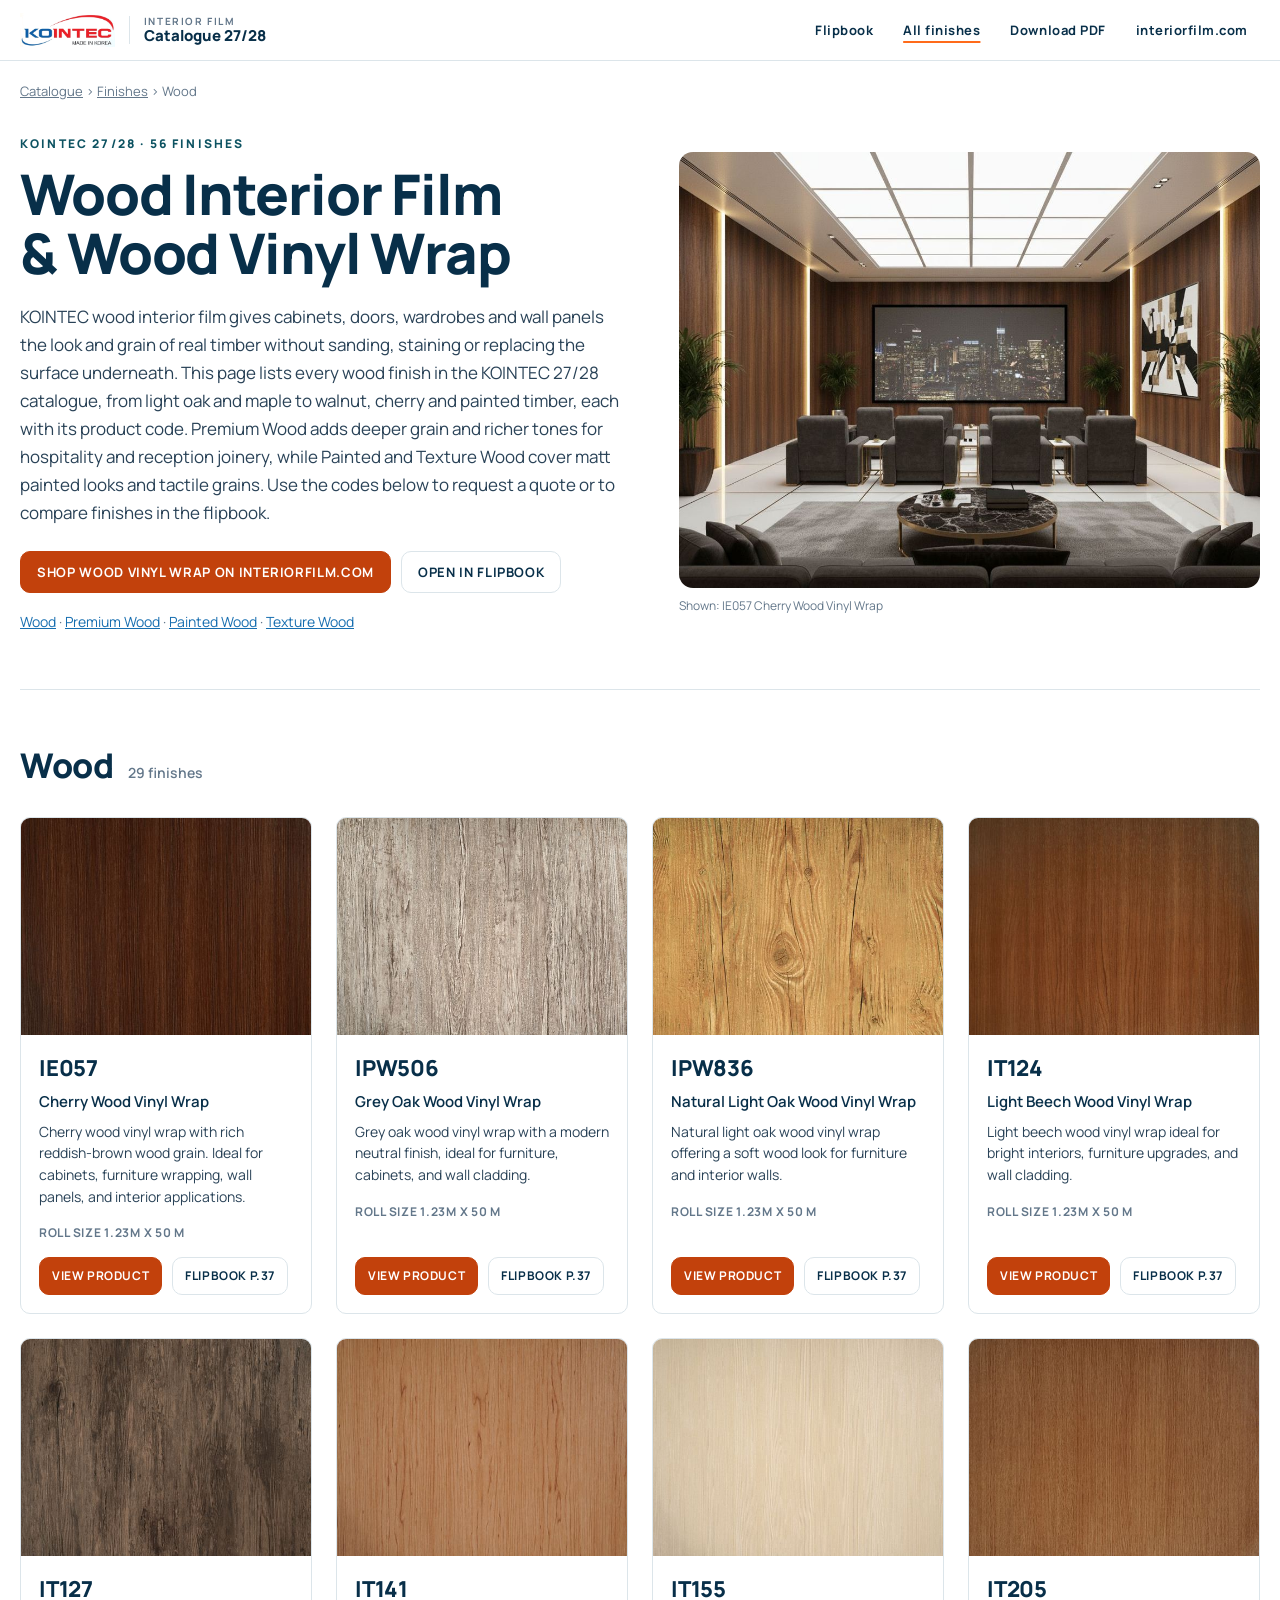
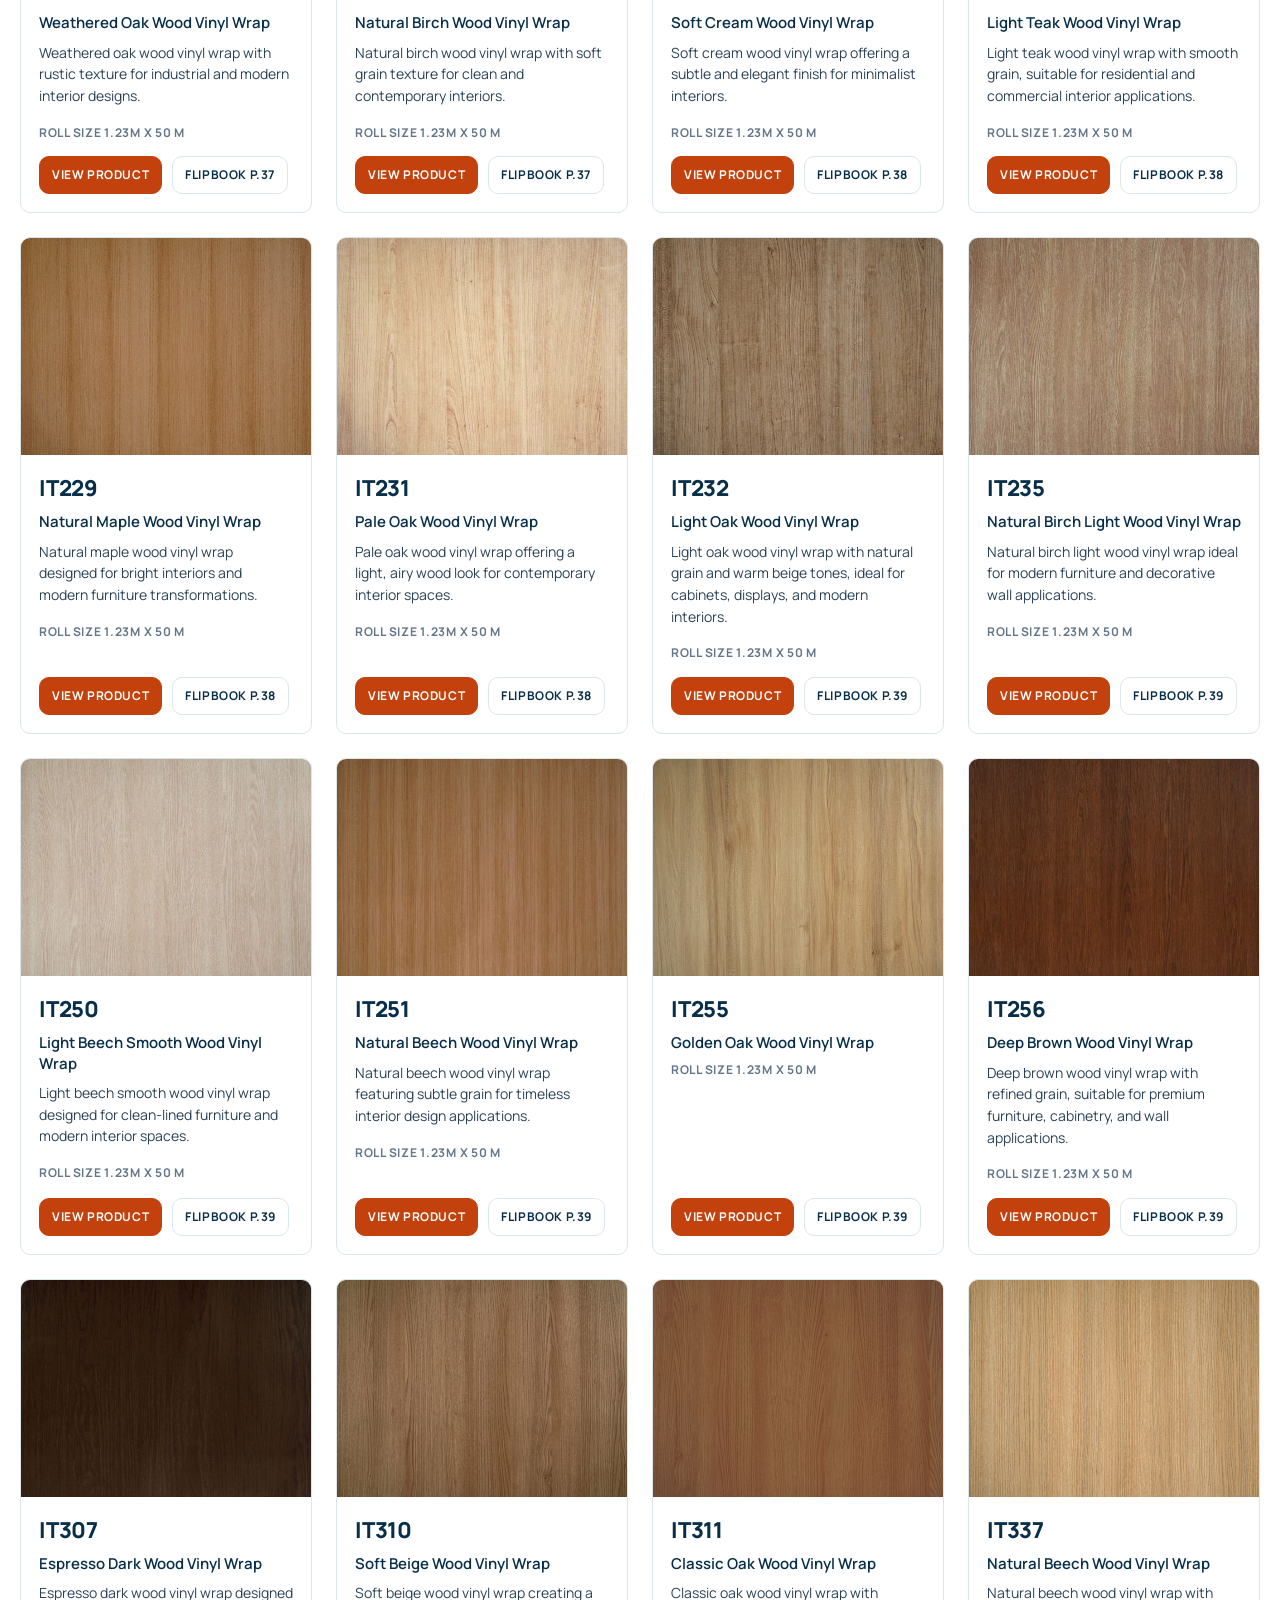
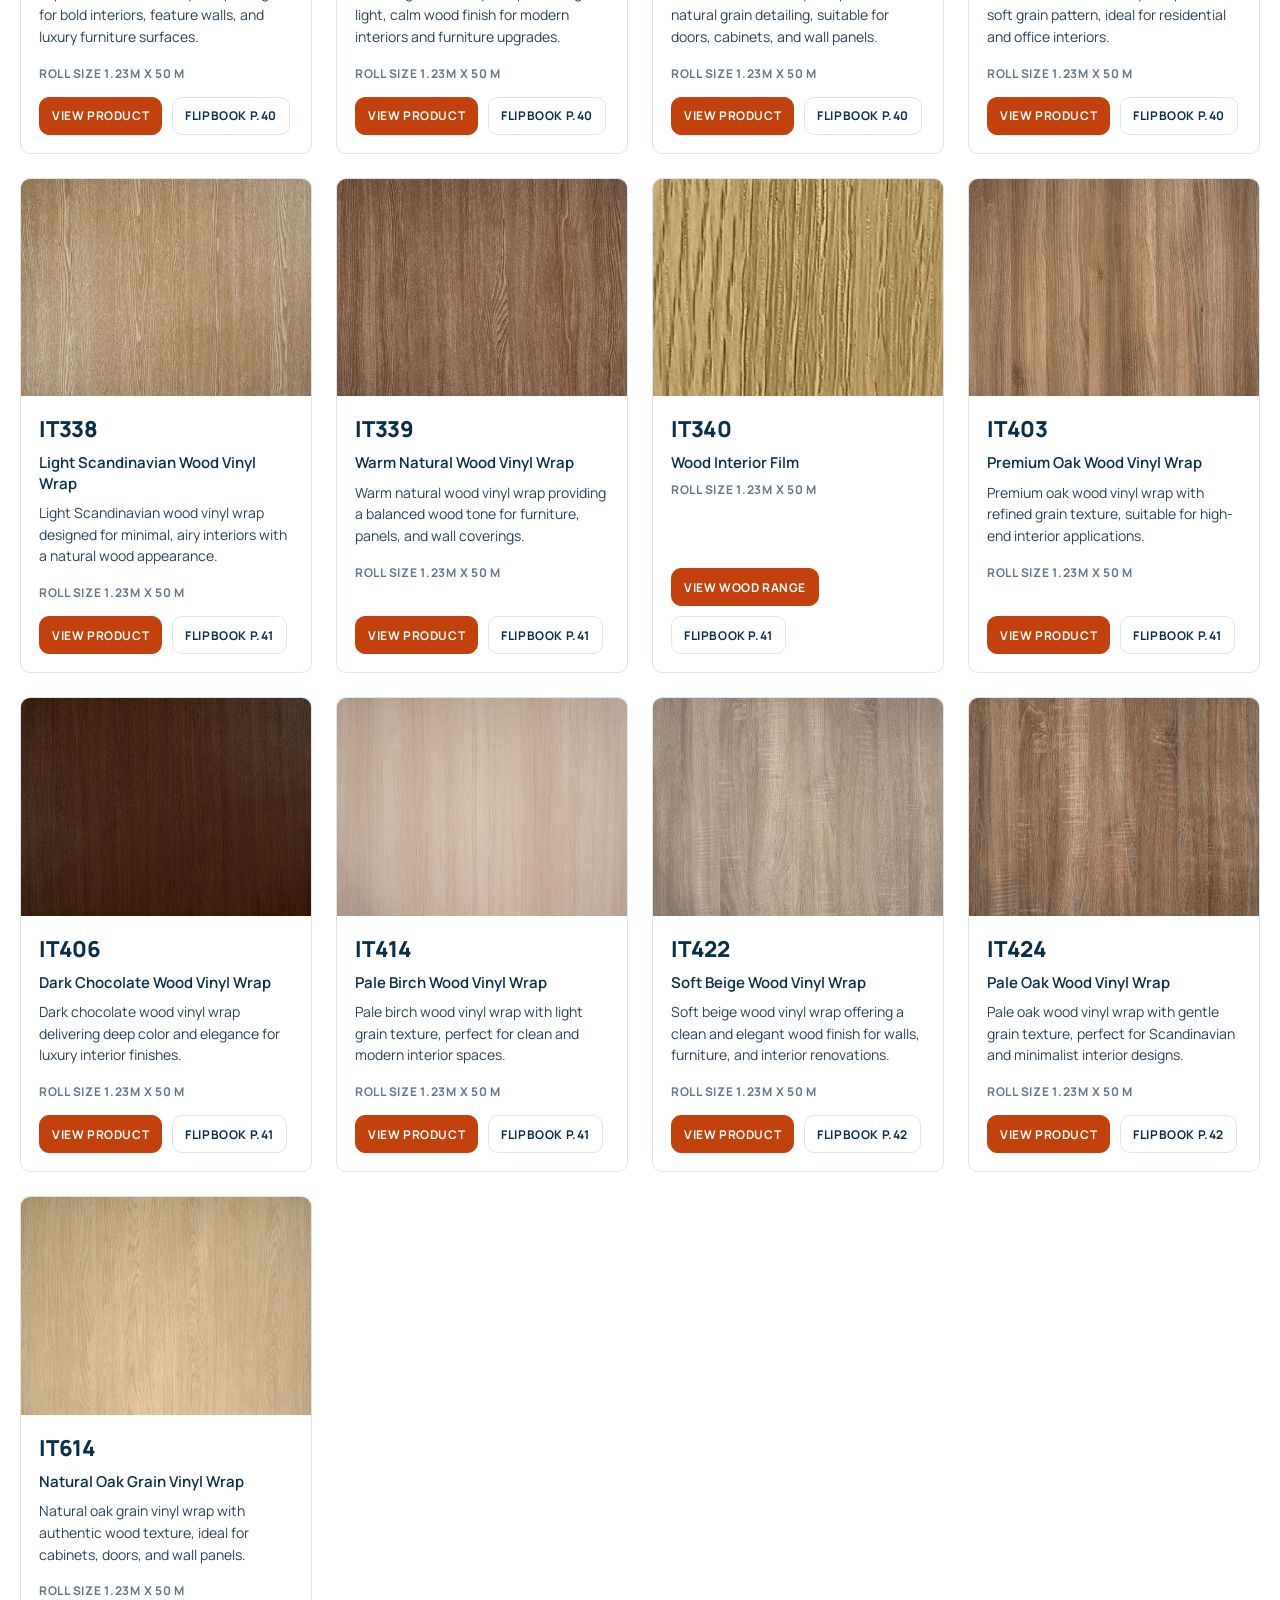
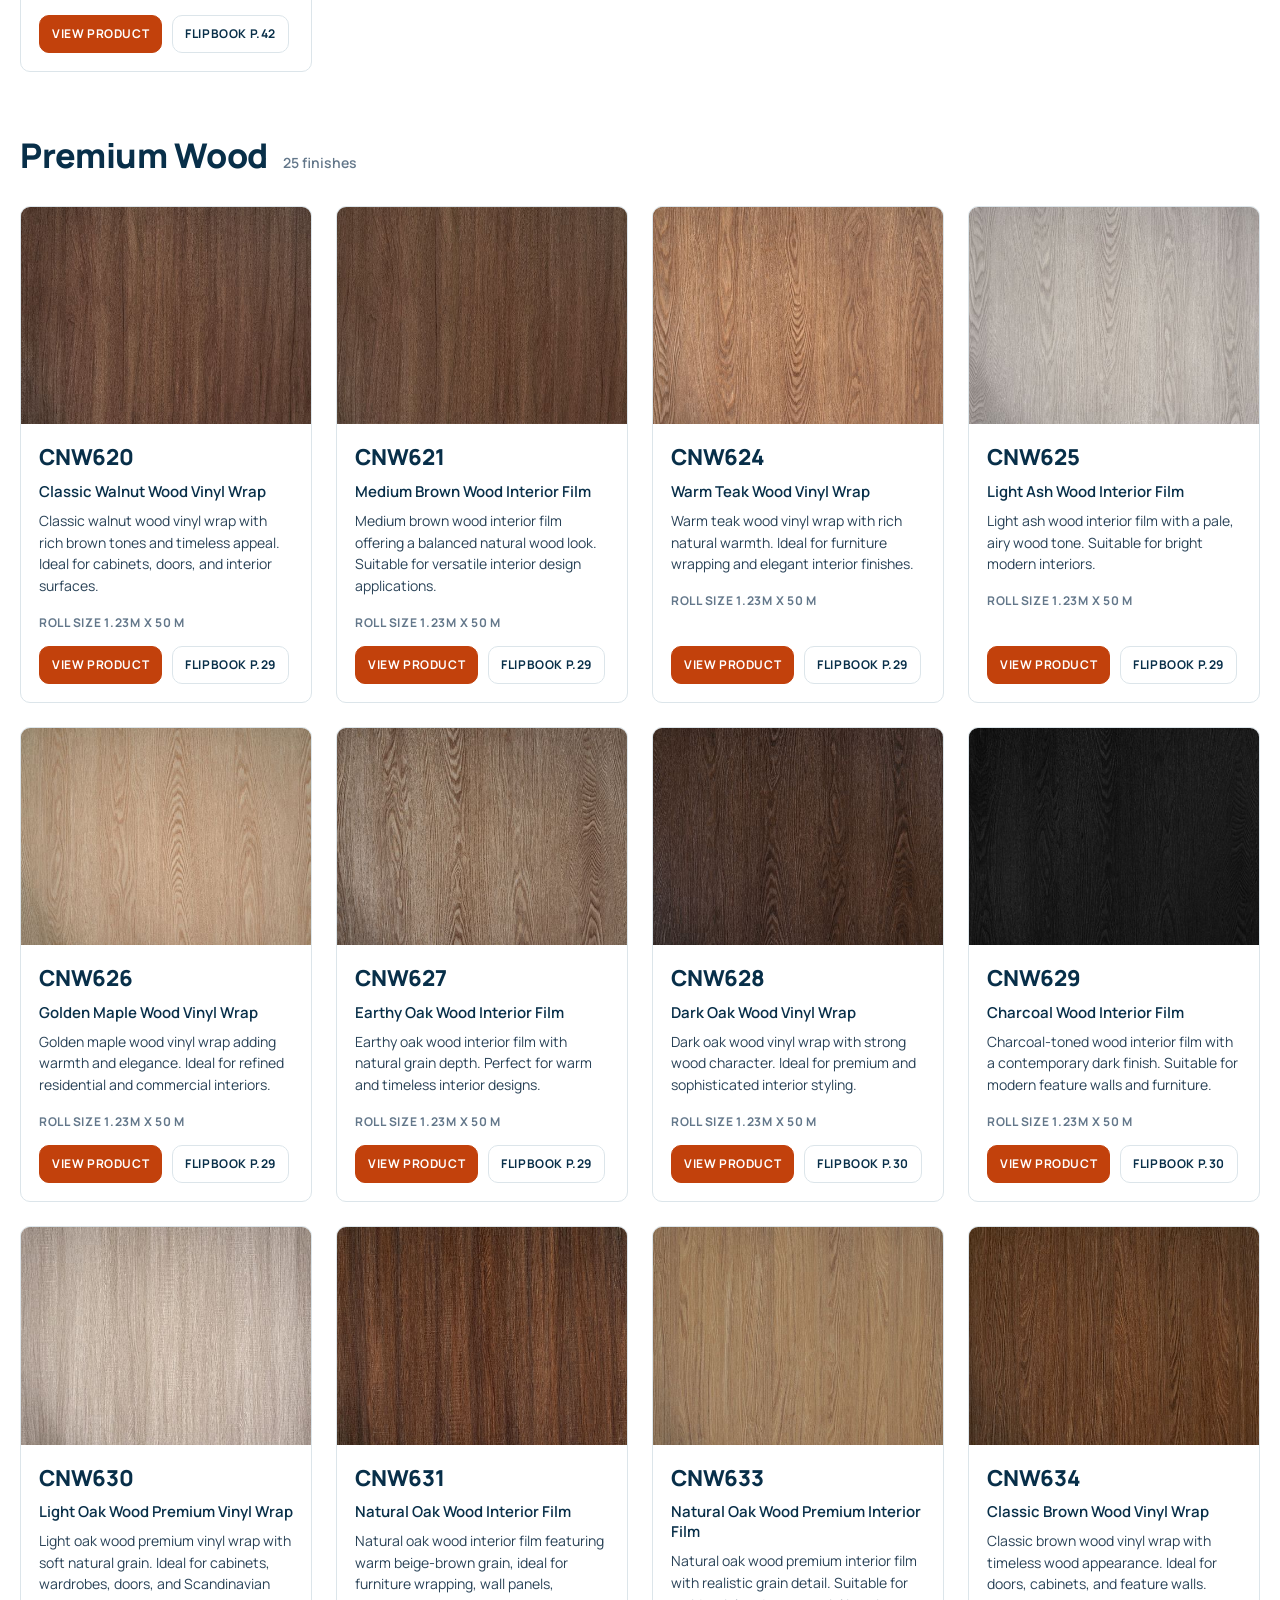
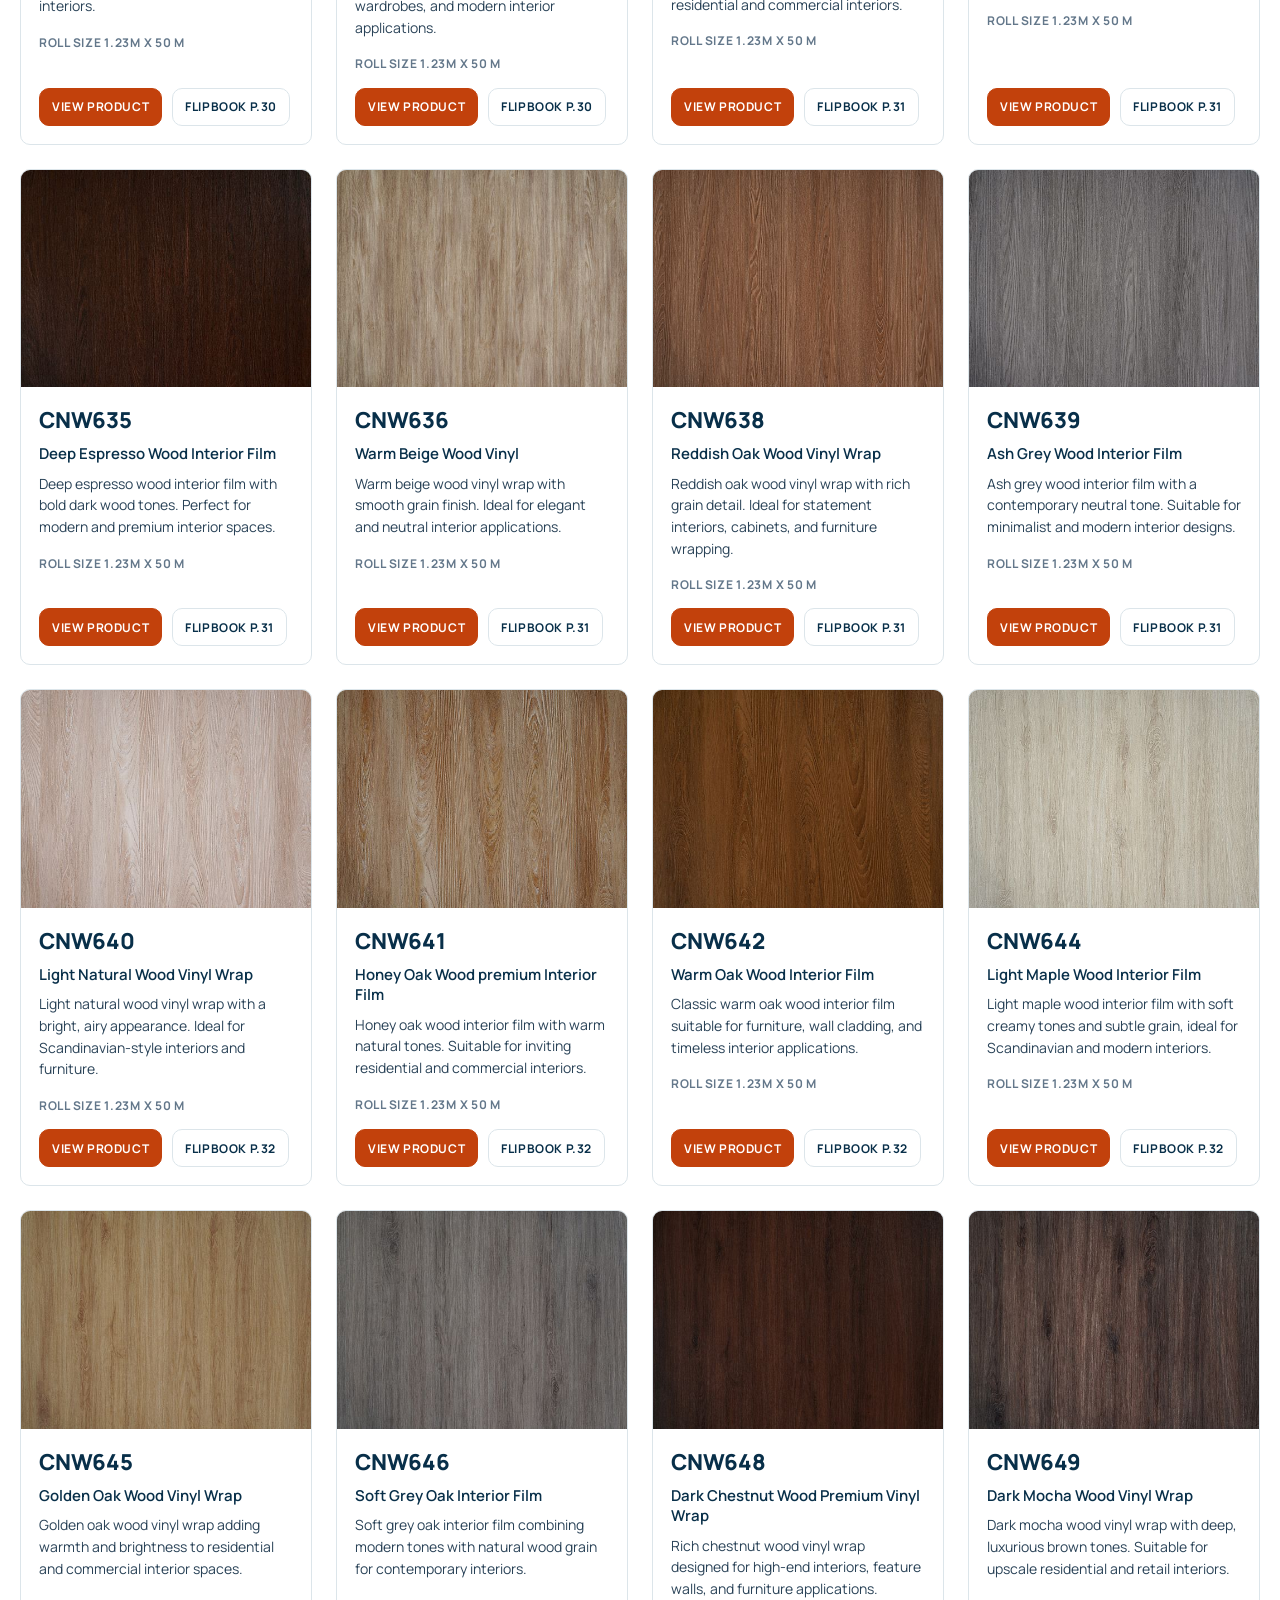
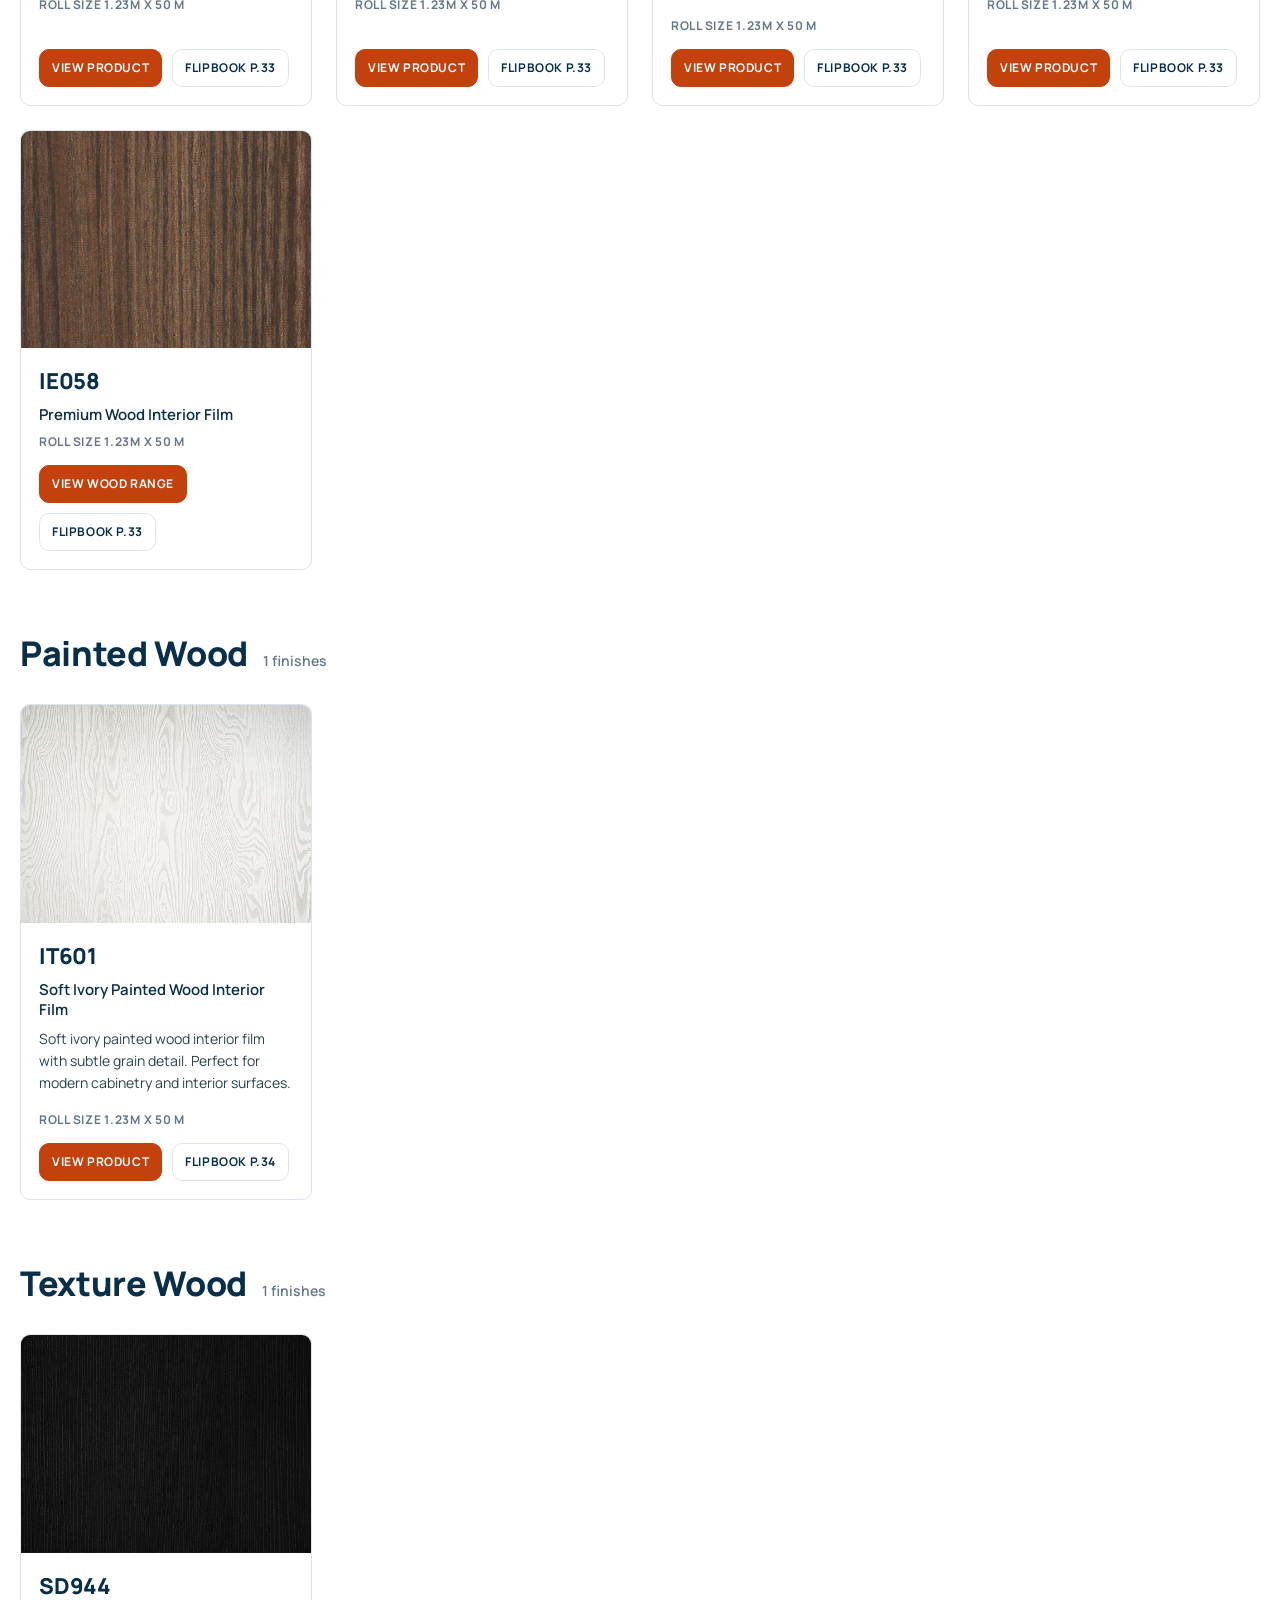
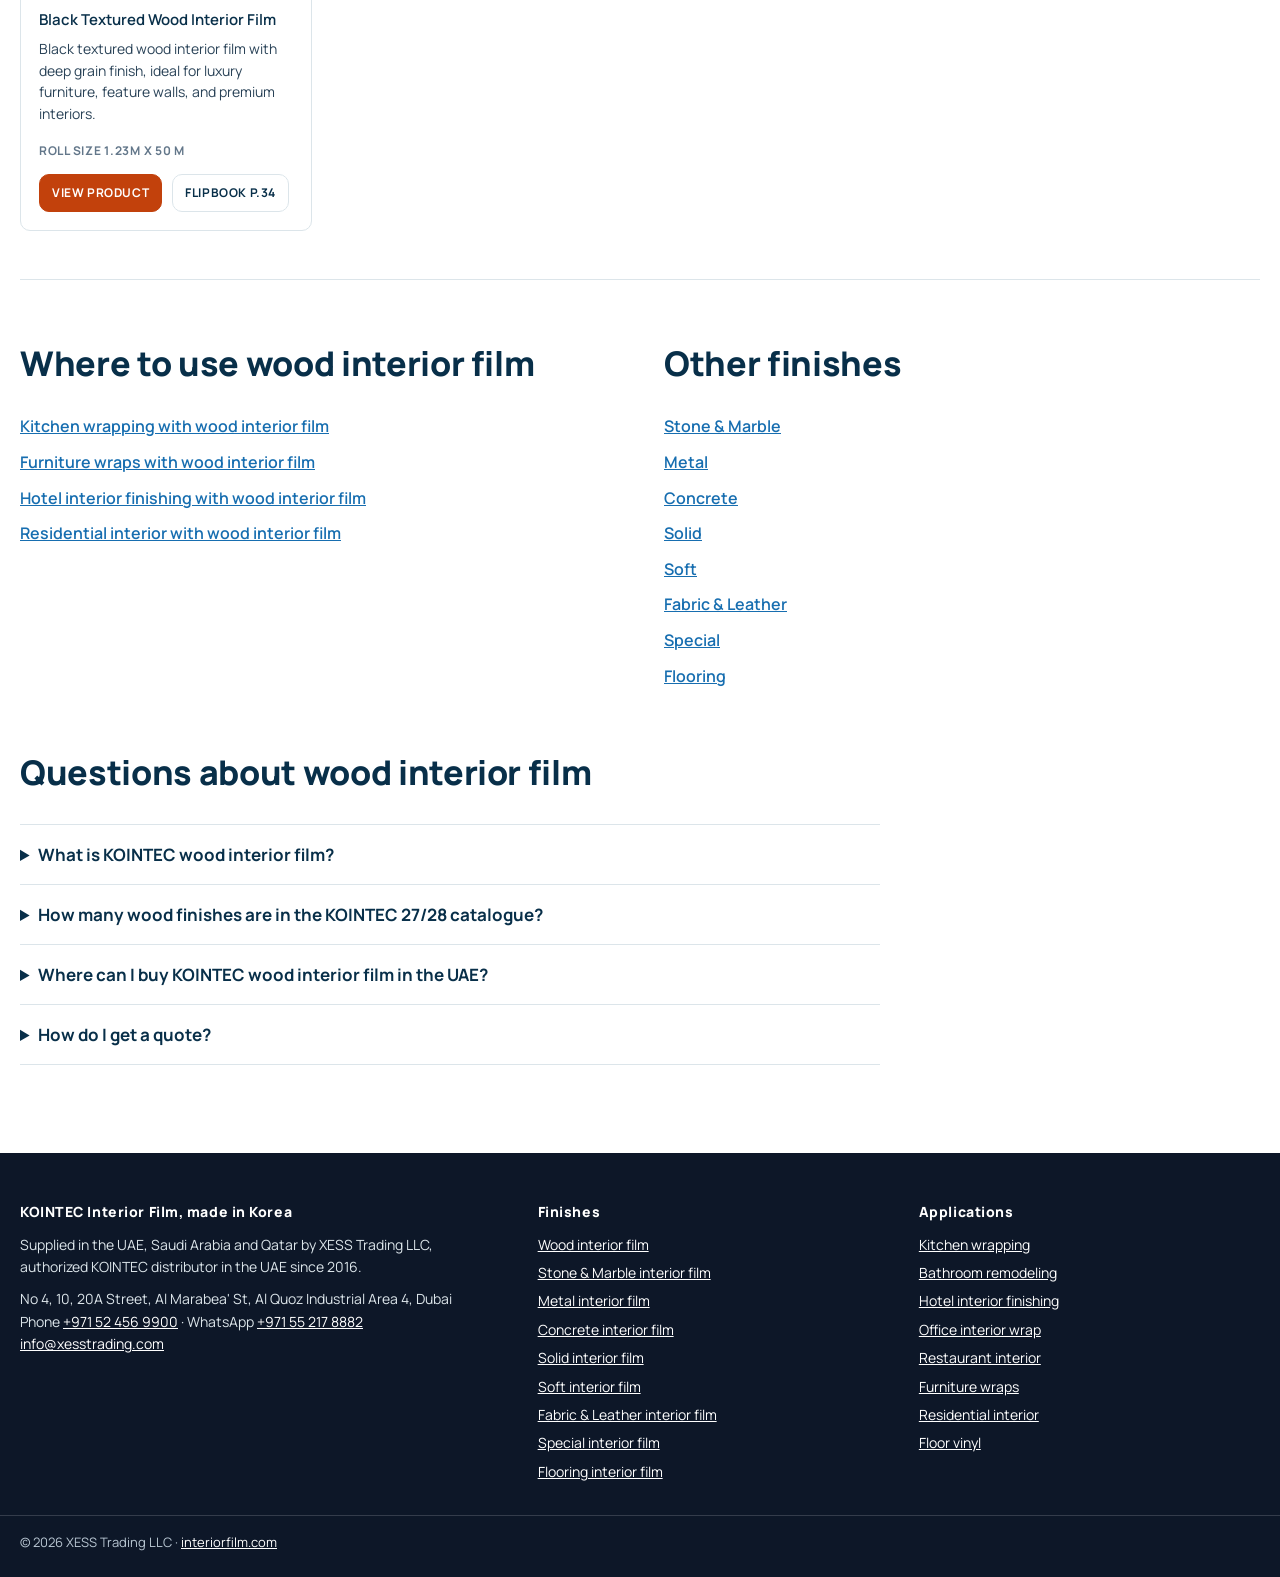
<file: finishes/wood-interior-film/index.html>
<!doctype html>
<html lang="en">
<head>
<meta charset="utf-8">
<meta name="viewport" content="width=device-width, initial-scale=1, viewport-fit=cover">
<title>Wood Vinyl Wrap &amp; Wood Interior Film | KOINTEC UAE</title>
<meta name="description" content="56 KOINTEC wood interior film finishes with codes, swatches and interior photos. Wood vinyl wrap for UAE, KSA and Qatar projects, supplied by XESS Trading.">
<link rel="canonical" href="https://catalogue.interiorfilm.com/finishes/wood-interior-film/">
<meta name="robots" content="index, follow, max-image-preview:large">
<meta property="og:type" content="website">
<meta property="og:site_name" content="KOINTEC Interior Film Catalogue">
<meta property="og:title" content="Wood Vinyl Wrap &amp; Wood Interior Film | KOINTEC UAE">
<meta property="og:description" content="56 KOINTEC wood interior film finishes with codes, swatches and interior photos. Wood vinyl wrap for UAE, KSA and Qatar projects, supplied by XESS Trading.">
<meta property="og:url" content="https://catalogue.interiorfilm.com/finishes/wood-interior-film/">
<meta property="og:image" content="https://catalogue.interiorfilm.com/img/a/IE057.jpg">
<meta name="twitter:card" content="summary_large_image">
<meta name="theme-color" content="#082f49">
<link rel="icon" href="../../assets/favicon.svg" type="image/svg+xml">
<link rel="preconnect" href="https://fonts.googleapis.com">
<link rel="preconnect" href="https://fonts.gstatic.com" crossorigin>
<link rel="stylesheet" href="https://fonts.googleapis.com/css2?family=Manrope:wght@400;500;600;700;800&display=swap">
<script type="application/ld+json">{"@context": "https://schema.org", "@graph": [{"@type": "CollectionPage", "name": "Wood Interior Film & Wood Vinyl Wrap", "url": "https://catalogue.interiorfilm.com/finishes/wood-interior-film/", "description": "56 KOINTEC wood interior film finishes with codes, swatches and interior photos. Wood vinyl wrap for UAE, KSA and Qatar projects, supplied by XESS Trading.", "publisher": {"@id": "https://interiorfilm.com/#org"}}, {"@type": "Organization", "@id": "https://interiorfilm.com/#org", "name": "XESS Trading LLC", "url": "https://interiorfilm.com/", "email": "info@xesstrading.com", "telephone": "+971 52 456 9900", "address": {"@type": "PostalAddress", "streetAddress": "No 4, 10, 20A Street, Al Marabea' St, Al Quoz Industrial Area 4", "addressLocality": "Dubai", "addressCountry": "AE"}, "areaServed": ["AE", "SA", "QA"]}, {"@type": "BreadcrumbList", "itemListElement": [{"@type": "ListItem", "position": 1, "name": "Catalogue", "item": "https://catalogue.interiorfilm.com/"}, {"@type": "ListItem", "position": 2, "name": "Finishes", "item": "https://catalogue.interiorfilm.com/finishes/"}, {"@type": "ListItem", "position": 3, "name": "Wood", "item": "https://catalogue.interiorfilm.com/finishes/wood-interior-film/"}]}, {"@type": "ItemList", "name": "KOINTEC Wood interior film finishes", "numberOfItems": 56, "itemListElement": [{"@type": "ListItem", "position": 1, "item": {"@type": "Product", "name": "Cherry Wood Vinyl Wrap", "sku": "IE057", "brand": {"@type": "Brand", "name": "KOINTEC"}, "image": "https://catalogue.interiorfilm.com/img/s/IE057.jpg", "description": "Cherry wood vinyl wrap with rich reddish-brown wood grain. Ideal for cabinets, furniture wrapping, wall panels, and interior applications.", "url": "https://interiorfilm.com/uae/en/category/wood/wood-standard/cherry-wood-vinyl-wrap", "category": "Wood interior film"}}, {"@type": "ListItem", "position": 2, "item": {"@type": "Product", "name": "Grey Oak Wood Vinyl Wrap", "sku": "IPW506", "brand": {"@type": "Brand", "name": "KOINTEC"}, "image": "https://catalogue.interiorfilm.com/img/s/IPW506.jpg", "description": "Grey oak wood vinyl wrap with a modern neutral finish, ideal for furniture, cabinets, and wall cladding.", "url": "https://interiorfilm.com/uae/en/category/wood/wood-standard/grey-oak-wood-vinyl-wrap", "category": "Wood interior film"}}, {"@type": "ListItem", "position": 3, "item": {"@type": "Product", "name": "Natural Light Oak Wood Vinyl Wrap", "sku": "IPW836", "brand": {"@type": "Brand", "name": "KOINTEC"}, "image": "https://catalogue.interiorfilm.com/img/s/IPW836.jpg", "description": "Natural light oak wood vinyl wrap offering a soft wood look for furniture and interior walls.", "url": "https://interiorfilm.com/uae/en/category/wood/wood-standard/natural-light-oak-wood-vinyl-wrap", "category": "Wood interior film"}}, {"@type": "ListItem", "position": 4, "item": {"@type": "Product", "name": "Light Beech Wood Vinyl Wrap", "sku": "IT124", "brand": {"@type": "Brand", "name": "KOINTEC"}, "image": "https://catalogue.interiorfilm.com/img/s/IT124.jpg", "description": "Light beech wood vinyl wrap ideal for bright interiors, furniture upgrades, and wall cladding.", "url": "https://interiorfilm.com/uae/en/category/wood/wood-standard/light-beech-wood-vinyl-wrap", "category": "Wood interior film"}}, {"@type": "ListItem", "position": 5, "item": {"@type": "Product", "name": "Weathered Oak Wood Vinyl Wrap", "sku": "IT127", "brand": {"@type": "Brand", "name": "KOINTEC"}, "image": "https://catalogue.interiorfilm.com/img/s/IT127.jpg", "description": "Weathered oak wood vinyl wrap with rustic texture for industrial and modern interior designs.", "url": "https://interiorfilm.com/uae/en/category/wood/wood-standard/weathered-oak-wood-vinyl-wrap", "category": "Wood interior film"}}, {"@type": "ListItem", "position": 6, "item": {"@type": "Product", "name": "Natural Birch Wood Vinyl Wrap", "sku": "IT141", "brand": {"@type": "Brand", "name": "KOINTEC"}, "image": "https://catalogue.interiorfilm.com/img/s/IT141.jpg", "description": "Natural birch wood vinyl wrap with soft grain texture for clean and contemporary interiors.", "url": "https://interiorfilm.com/uae/en/category/wood/wood-standard/natural-birch-wood-vinyl-wrap", "category": "Wood interior film"}}, {"@type": "ListItem", "position": 7, "item": {"@type": "Product", "name": "Soft Cream Wood Vinyl Wrap", "sku": "IT155", "brand": {"@type": "Brand", "name": "KOINTEC"}, "image": "https://catalogue.interiorfilm.com/img/s/IT155.jpg", "description": "Soft cream wood vinyl wrap offering a subtle and elegant finish for minimalist interiors.", "url": "https://interiorfilm.com/uae/en/category/wood/wood-standard/soft-cream-wood-vinyl-wrap", "category": "Wood interior film"}}, {"@type": "ListItem", "position": 8, "item": {"@type": "Product", "name": "Light Teak Wood Vinyl Wrap", "sku": "IT205", "brand": {"@type": "Brand", "name": "KOINTEC"}, "image": "https://catalogue.interiorfilm.com/img/s/IT205.jpg", "description": "Light teak wood vinyl wrap with smooth grain, suitable for residential and commercial interior applications.", "url": "https://interiorfilm.com/uae/en/category/wood/wood-standard/light-teak-wood-vinyl-wrap", "category": "Wood interior film"}}, {"@type": "ListItem", "position": 9, "item": {"@type": "Product", "name": "Natural Maple Wood Vinyl Wrap", "sku": "IT229", "brand": {"@type": "Brand", "name": "KOINTEC"}, "image": "https://catalogue.interiorfilm.com/img/s/IT229.jpg", "description": "Natural maple wood vinyl wrap designed for bright interiors and modern furniture transformations.", "url": "https://interiorfilm.com/uae/en/category/wood/wood-standard/natural-maple-wood-vinyl-wrap", "category": "Wood interior film"}}, {"@type": "ListItem", "position": 10, "item": {"@type": "Product", "name": "Pale Oak Wood Vinyl Wrap", "sku": "IT231", "brand": {"@type": "Brand", "name": "KOINTEC"}, "image": "https://catalogue.interiorfilm.com/img/s/IT231.jpg", "description": "Pale oak wood vinyl wrap offering a light, airy wood look for contemporary interior spaces.", "url": "https://interiorfilm.com/uae/en/category/wood/wood-standard/pale-oak-wood-vinyl-wrap", "category": "Wood interior film"}}, {"@type": "ListItem", "position": 11, "item": {"@type": "Product", "name": "Light Oak Wood Vinyl Wrap", "sku": "IT232", "brand": {"@type": "Brand", "name": "KOINTEC"}, "image": "https://catalogue.interiorfilm.com/img/s/IT232.jpg", "description": "Light oak wood vinyl wrap with natural grain and warm beige tones, ideal for cabinets, displays, and modern interiors.", "url": "https://interiorfilm.com/uae/en/category/wood/wood-standard/light-oak-wood-vinyl-wrap", "category": "Wood interior film"}}, {"@type": "ListItem", "position": 12, "item": {"@type": "Product", "name": "Natural Birch Light Wood Vinyl Wrap", "sku": "IT235", "brand": {"@type": "Brand", "name": "KOINTEC"}, "image": "https://catalogue.interiorfilm.com/img/s/IT235.jpg", "description": "Natural birch light wood vinyl wrap ideal for modern furniture and decorative wall applications.", "url": "https://interiorfilm.com/uae/en/category/wood/wood-standard/natural-birch-light-wood-vinyl-wrap", "category": "Wood interior film"}}, {"@type": "ListItem", "position": 13, "item": {"@type": "Product", "name": "Light Beech Smooth Wood Vinyl Wrap", "sku": "IT250", "brand": {"@type": "Brand", "name": "KOINTEC"}, "image": "https://catalogue.interiorfilm.com/img/s/IT250.jpg", "description": "Light beech smooth wood vinyl wrap designed for clean-lined furniture and modern interior spaces.", "url": "https://interiorfilm.com/uae/en/category/wood/wood-standard/light-beech-smooth-wood-vinyl-wrap", "category": "Wood interior film"}}, {"@type": "ListItem", "position": 14, "item": {"@type": "Product", "name": "Natural Beech Wood Vinyl Wrap", "sku": "IT251", "brand": {"@type": "Brand", "name": "KOINTEC"}, "image": "https://catalogue.interiorfilm.com/img/s/IT251.jpg", "description": "Natural beech wood vinyl wrap featuring subtle grain for timeless interior design applications.", "url": "https://interiorfilm.com/uae/en/category/wood/wood-standard/natural-beech-wood-vinyl-wrap", "category": "Wood interior film"}}, {"@type": "ListItem", "position": 15, "item": {"@type": "Product", "name": "Golden Oak Wood Vinyl Wrap", "sku": "IT255", "brand": {"@type": "Brand", "name": "KOINTEC"}, "image": "https://catalogue.interiorfilm.com/img/s/IT255.jpg", "url": "https://interiorfilm.com/uae/en/category/wood/wood-standard/golden-oak-wood-vinyl-wrap", "category": "Wood interior film"}}, {"@type": "ListItem", "position": 16, "item": {"@type": "Product", "name": "Deep Brown Wood Vinyl Wrap", "sku": "IT256", "brand": {"@type": "Brand", "name": "KOINTEC"}, "image": "https://catalogue.interiorfilm.com/img/s/IT256.jpg", "description": "Deep brown wood vinyl wrap with refined grain, suitable for premium furniture, cabinetry, and wall applications.", "url": "https://interiorfilm.com/uae/en/category/wood/wood-standard/deep-brown-wood-vinyl-wrap", "category": "Wood interior film"}}, {"@type": "ListItem", "position": 17, "item": {"@type": "Product", "name": "Espresso Dark Wood Vinyl Wrap", "sku": "IT307", "brand": {"@type": "Brand", "name": "KOINTEC"}, "image": "https://catalogue.interiorfilm.com/img/s/IT307.jpg", "description": "Espresso dark wood vinyl wrap designed for bold interiors, feature walls, and luxury furniture surfaces.", "url": "https://interiorfilm.com/uae/en/category/wood/wood-standard/espresso-dark-wood-vinyl-wrap", "category": "Wood interior film"}}, {"@type": "ListItem", "position": 18, "item": {"@type": "Product", "name": "Soft Beige Wood Vinyl Wrap", "sku": "IT310", "brand": {"@type": "Brand", "name": "KOINTEC"}, "image": "https://catalogue.interiorfilm.com/img/s/IT310.jpg", "description": "Soft beige wood vinyl wrap creating a light, calm wood finish for modern interiors and furniture upgrades.", "url": "https://interiorfilm.com/uae/en/category/wood/wood-standard/soft-beige-wood-vinyl-wrap", "category": "Wood interior film"}}, {"@type": "ListItem", "position": 19, "item": {"@type": "Product", "name": "Classic Oak Wood Vinyl Wrap", "sku": "IT311", "brand": {"@type": "Brand", "name": "KOINTEC"}, "image": "https://catalogue.interiorfilm.com/img/s/IT311.jpg", "description": "Classic oak wood vinyl wrap with natural grain detailing, suitable for doors, cabinets, and wall panels.", "url": "https://interiorfilm.com/uae/en/category/wood/wood-standard/classic-oak-wood-vinyl-wrap", "category": "Wood interior film"}}, {"@type": "ListItem", "position": 20, "item": {"@type": "Product", "name": "Natural Beech Wood Vinyl Wrap", "sku": "IT337", "brand": {"@type": "Brand", "name": "KOINTEC"}, "image": "https://catalogue.interiorfilm.com/img/s/IT337.jpg", "description": "Natural beech wood vinyl wrap with soft grain pattern, ideal for residential and office interiors.", "url": "https://interiorfilm.com/uae/en/category/wood/wood-standard/natural-beech-wood-vinyl-wrap", "category": "Wood interior film"}}, {"@type": "ListItem", "position": 21, "item": {"@type": "Product", "name": "Light Scandinavian Wood Vinyl Wrap", "sku": "IT338", "brand": {"@type": "Brand", "name": "KOINTEC"}, "image": "https://catalogue.interiorfilm.com/img/s/IT338.jpg", "description": "Light Scandinavian wood vinyl wrap designed for minimal, airy interiors with a natural wood appearance.", "url": "https://interiorfilm.com/uae/en/category/wood/wood-standard/light-scandinavian-wood-vinyl-wrap", "category": "Wood interior film"}}, {"@type": "ListItem", "position": 22, "item": {"@type": "Product", "name": "Warm Natural Wood Vinyl Wrap", "sku": "IT339", "brand": {"@type": "Brand", "name": "KOINTEC"}, "image": "https://catalogue.interiorfilm.com/img/s/IT339.jpg", "description": "Warm natural wood vinyl wrap providing a balanced wood tone for furniture, panels, and wall coverings.", "url": "https://interiorfilm.com/uae/en/category/wood/wood-standard/warm-natural-wood-vinyl-wrap", "category": "Wood interior film"}}, {"@type": "ListItem", "position": 23, "item": {"@type": "Product", "name": "Wood Interior Film", "sku": "IT340", "brand": {"@type": "Brand", "name": "KOINTEC"}, "image": "https://catalogue.interiorfilm.com/img/s/IT340.jpg", "url": "https://catalogue.interiorfilm.com/finishes/wood-interior-film/#it340", "category": "Wood interior film"}}, {"@type": "ListItem", "position": 24, "item": {"@type": "Product", "name": "Premium Oak Wood Vinyl Wrap", "sku": "IT403", "brand": {"@type": "Brand", "name": "KOINTEC"}, "image": "https://catalogue.interiorfilm.com/img/s/IT403.jpg", "description": "Premium oak wood vinyl wrap with refined grain texture, suitable for high-end interior applications.", "url": "https://interiorfilm.com/uae/en/category/wood/wood-standard/premium-oak-wood-vinyl-wrap", "category": "Wood interior film"}}, {"@type": "ListItem", "position": 25, "item": {"@type": "Product", "name": "Dark Chocolate Wood Vinyl Wrap", "sku": "IT406", "brand": {"@type": "Brand", "name": "KOINTEC"}, "image": "https://catalogue.interiorfilm.com/img/s/IT406.jpg", "description": "Dark chocolate wood vinyl wrap delivering deep color and elegance for luxury interior finishes.", "url": "https://interiorfilm.com/uae/en/category/wood/wood-standard/dark-chocolate-wood-vinyl-wrap", "category": "Wood interior film"}}, {"@type": "ListItem", "position": 26, "item": {"@type": "Product", "name": "Pale Birch Wood Vinyl Wrap", "sku": "IT414", "brand": {"@type": "Brand", "name": "KOINTEC"}, "image": "https://catalogue.interiorfilm.com/img/s/IT414.jpg", "description": "Pale birch wood vinyl wrap with light grain texture, perfect for clean and modern interior spaces.", "url": "https://interiorfilm.com/uae/en/category/wood/wood-standard/pale-birch-wood-vinyl-wrap", "category": "Wood interior film"}}, {"@type": "ListItem", "position": 27, "item": {"@type": "Product", "name": "Soft Beige Wood Vinyl Wrap", "sku": "IT422", "brand": {"@type": "Brand", "name": "KOINTEC"}, "image": "https://catalogue.interiorfilm.com/img/s/IT422.jpg", "description": "Soft beige wood vinyl wrap offering a clean and elegant wood finish for walls, furniture, and interior renovations.", "url": "https://interiorfilm.com/uae/en/category/wood/wood-standard/soft-beige-wood-vinyl-wrap", "category": "Wood interior film"}}, {"@type": "ListItem", "position": 28, "item": {"@type": "Product", "name": "Pale Oak Wood Vinyl Wrap", "sku": "IT424", "brand": {"@type": "Brand", "name": "KOINTEC"}, "image": "https://catalogue.interiorfilm.com/img/s/IT424.jpg", "description": "Pale oak wood vinyl wrap with gentle grain texture, perfect for Scandinavian and minimalist interior designs.", "url": "https://interiorfilm.com/uae/en/category/wood/wood-standard/pale-oak-wood-vinyl-wrap", "category": "Wood interior film"}}, {"@type": "ListItem", "position": 29, "item": {"@type": "Product", "name": "Natural Oak Grain Vinyl Wrap", "sku": "IT614", "brand": {"@type": "Brand", "name": "KOINTEC"}, "image": "https://catalogue.interiorfilm.com/img/s/IT614.jpg", "description": "Natural oak grain vinyl wrap with authentic wood texture, ideal for cabinets, doors, and wall panels.", "url": "https://interiorfilm.com/uae/en/category/wood/wood-standard/natural-oak-grain-vinyl-wrap", "category": "Wood interior film"}}, {"@type": "ListItem", "position": 30, "item": {"@type": "Product", "name": "Classic Walnut Wood Vinyl Wrap", "sku": "CNW620", "brand": {"@type": "Brand", "name": "KOINTEC"}, "image": "https://catalogue.interiorfilm.com/img/s/CNW620.jpg", "description": "Classic walnut wood vinyl wrap with rich brown tones and timeless appeal. Ideal for cabinets, doors, and interior surfaces.", "url": "https://interiorfilm.com/uae/en/category/wood/premium-wood/classic-walnut-wood-vinyl-wrap", "category": "Wood interior film"}}, {"@type": "ListItem", "position": 31, "item": {"@type": "Product", "name": "Medium Brown Wood Interior Film", "sku": "CNW621", "brand": {"@type": "Brand", "name": "KOINTEC"}, "image": "https://catalogue.interiorfilm.com/img/s/CNW621.jpg", "description": "Medium brown wood interior film offering a balanced natural wood look. Suitable for versatile interior design applications.", "url": "https://interiorfilm.com/uae/en/category/wood/premium-wood/medium-brown-wood-interior-film", "category": "Wood interior film"}}, {"@type": "ListItem", "position": 32, "item": {"@type": "Product", "name": "Warm Teak Wood Vinyl Wrap", "sku": "CNW624", "brand": {"@type": "Brand", "name": "KOINTEC"}, "image": "https://catalogue.interiorfilm.com/img/s/CNW624.jpg", "description": "Warm teak wood vinyl wrap with rich natural warmth. Ideal for furniture wrapping and elegant interior finishes.", "url": "https://interiorfilm.com/uae/en/category/wood/premium-wood/warm-teak-wood-vinyl-wrap", "category": "Wood interior film"}}, {"@type": "ListItem", "position": 33, "item": {"@type": "Product", "name": "Light Ash Wood Interior Film", "sku": "CNW625", "brand": {"@type": "Brand", "name": "KOINTEC"}, "image": "https://catalogue.interiorfilm.com/img/s/CNW625.jpg", "description": "Light ash wood interior film with a pale, airy wood tone. Suitable for bright modern interiors.", "url": "https://interiorfilm.com/uae/en/category/wood/premium-wood/light-ash-wood-interior-film", "category": "Wood interior film"}}, {"@type": "ListItem", "position": 34, "item": {"@type": "Product", "name": "Golden Maple Wood Vinyl Wrap", "sku": "CNW626", "brand": {"@type": "Brand", "name": "KOINTEC"}, "image": "https://catalogue.interiorfilm.com/img/s/CNW626.jpg", "description": "Golden maple wood vinyl wrap adding warmth and elegance. Ideal for refined residential and commercial interiors.", "url": "https://interiorfilm.com/uae/en/category/wood/premium-wood/golden-maple-wood-vinyl-wrap", "category": "Wood interior film"}}, {"@type": "ListItem", "position": 35, "item": {"@type": "Product", "name": "Earthy Oak Wood Interior Film", "sku": "CNW627", "brand": {"@type": "Brand", "name": "KOINTEC"}, "image": "https://catalogue.interiorfilm.com/img/s/CNW627.jpg", "description": "Earthy oak wood interior film with natural grain depth. Perfect for warm and timeless interior designs.", "url": "https://interiorfilm.com/uae/en/category/wood/premium-wood/earthy-oak-wood-interior-film", "category": "Wood interior film"}}, {"@type": "ListItem", "position": 36, "item": {"@type": "Product", "name": "Dark Oak Wood Vinyl Wrap", "sku": "CNW628", "brand": {"@type": "Brand", "name": "KOINTEC"}, "image": "https://catalogue.interiorfilm.com/img/s/CNW628.jpg", "description": "Dark oak wood vinyl wrap with strong wood character. Ideal for premium and sophisticated interior styling.", "url": "https://interiorfilm.com/uae/en/category/wood/premium-wood/dark-oak-wood-vinyl-wrap", "category": "Wood interior film"}}, {"@type": "ListItem", "position": 37, "item": {"@type": "Product", "name": "Charcoal Wood Interior Film", "sku": "CNW629", "brand": {"@type": "Brand", "name": "KOINTEC"}, "image": "https://catalogue.interiorfilm.com/img/s/CNW629.jpg", "description": "Charcoal-toned wood interior film with a contemporary dark finish. Suitable for modern feature walls and furniture.", "url": "https://interiorfilm.com/uae/en/category/wood/premium-wood/charcoal-wood-interior-film", "category": "Wood interior film"}}, {"@type": "ListItem", "position": 38, "item": {"@type": "Product", "name": "Light Oak Wood Premium Vinyl Wrap", "sku": "CNW630", "brand": {"@type": "Brand", "name": "KOINTEC"}, "image": "https://catalogue.interiorfilm.com/img/s/CNW630.jpg", "description": "Light oak wood premium vinyl wrap with soft natural grain. Ideal for cabinets, wardrobes, doors, and Scandinavian interiors.", "url": "https://interiorfilm.com/uae/en/category/wood/premium-wood/light-oak-wood-premium-vinyl-wrap", "category": "Wood interior film"}}, {"@type": "ListItem", "position": 39, "item": {"@type": "Product", "name": "Natural Oak Wood Interior Film", "sku": "CNW631", "brand": {"@type": "Brand", "name": "KOINTEC"}, "image": "https://catalogue.interiorfilm.com/img/s/CNW631.jpg", "description": "Natural oak wood interior film featuring warm beige-brown grain, ideal for furniture wrapping, wall panels, wardrobes, and modern interior applications.", "url": "https://interiorfilm.com/uae/en/category/wood/premium-wood/natural-oak-wood-interior-film", "category": "Wood interior film"}}, {"@type": "ListItem", "position": 40, "item": {"@type": "Product", "name": "Natural Oak Wood Premium Interior Film", "sku": "CNW633", "brand": {"@type": "Brand", "name": "KOINTEC"}, "image": "https://catalogue.interiorfilm.com/img/s/CNW633.jpg", "description": "Natural oak wood premium interior film with realistic grain detail. Suitable for residential and commercial interiors.", "url": "https://interiorfilm.com/uae/en/category/wood/premium-wood/natural-oak-wood-premium-interior-film", "category": "Wood interior film"}}, {"@type": "ListItem", "position": 41, "item": {"@type": "Product", "name": "Classic Brown Wood Vinyl Wrap", "sku": "CNW634", "brand": {"@type": "Brand", "name": "KOINTEC"}, "image": "https://catalogue.interiorfilm.com/img/s/CNW634.jpg", "description": "Classic brown wood vinyl wrap with timeless wood appearance. Ideal for doors, cabinets, and feature walls.", "url": "https://interiorfilm.com/uae/en/category/wood/premium-wood/classic-brown-wood-vinyl-wrap", "category": "Wood interior film"}}, {"@type": "ListItem", "position": 42, "item": {"@type": "Product", "name": "Deep Espresso Wood Interior Film", "sku": "CNW635", "brand": {"@type": "Brand", "name": "KOINTEC"}, "image": "https://catalogue.interiorfilm.com/img/s/CNW635.jpg", "description": "Deep espresso wood interior film with bold dark wood tones. Perfect for modern and premium interior spaces.", "url": "https://interiorfilm.com/uae/en/category/wood/premium-wood/deep-espresso-wood-interior-film", "category": "Wood interior film"}}, {"@type": "ListItem", "position": 43, "item": {"@type": "Product", "name": "Warm Beige Wood Vinyl", "sku": "CNW636", "brand": {"@type": "Brand", "name": "KOINTEC"}, "image": "https://catalogue.interiorfilm.com/img/s/CNW636.jpg", "description": "Warm beige wood vinyl wrap with smooth grain finish. Ideal for elegant and neutral interior applications.", "url": "https://interiorfilm.com/uae/en/category/wood/premium-wood/warm-beige-wood-vinyl", "category": "Wood interior film"}}, {"@type": "ListItem", "position": 44, "item": {"@type": "Product", "name": "Reddish Oak Wood Vinyl Wrap", "sku": "CNW638", "brand": {"@type": "Brand", "name": "KOINTEC"}, "image": "https://catalogue.interiorfilm.com/img/s/CNW638.jpg", "description": "Reddish oak wood vinyl wrap with rich grain detail. Ideal for statement interiors, cabinets, and furniture wrapping.", "url": "https://interiorfilm.com/uae/en/category/wood/premium-wood/reddish-oak-wood-vinyl-wrap", "category": "Wood interior film"}}, {"@type": "ListItem", "position": 45, "item": {"@type": "Product", "name": "Ash Grey Wood Interior Film", "sku": "CNW639", "brand": {"@type": "Brand", "name": "KOINTEC"}, "image": "https://catalogue.interiorfilm.com/img/s/CNW639.jpg", "description": "Ash grey wood interior film with a contemporary neutral tone. Suitable for minimalist and modern interior designs.", "url": "https://interiorfilm.com/uae/en/category/wood/premium-wood/ash-grey-wood-interior-film", "category": "Wood interior film"}}, {"@type": "ListItem", "position": 46, "item": {"@type": "Product", "name": "Light Natural Wood Vinyl Wrap", "sku": "CNW640", "brand": {"@type": "Brand", "name": "KOINTEC"}, "image": "https://catalogue.interiorfilm.com/img/s/CNW640.jpg", "description": "Light natural wood vinyl wrap with a bright, airy appearance. Ideal for Scandinavian-style interiors and furniture.", "url": "https://interiorfilm.com/uae/en/category/wood/premium-wood/light-natural-wood-vinyl-wrap", "category": "Wood interior film"}}, {"@type": "ListItem", "position": 47, "item": {"@type": "Product", "name": "Honey Oak Wood premium Interior Film", "sku": "CNW641", "brand": {"@type": "Brand", "name": "KOINTEC"}, "image": "https://catalogue.interiorfilm.com/img/s/CNW641.jpg", "description": "Honey oak wood interior film with warm natural tones. Suitable for inviting residential and commercial interiors.", "url": "https://interiorfilm.com/uae/en/category/wood/premium-wood/honey-oak-wood-premium-interior-film", "category": "Wood interior film"}}, {"@type": "ListItem", "position": 48, "item": {"@type": "Product", "name": "Warm Oak Wood Interior Film", "sku": "CNW642", "brand": {"@type": "Brand", "name": "KOINTEC"}, "image": "https://catalogue.interiorfilm.com/img/s/CNW642.jpg", "description": "Classic warm oak wood interior film suitable for furniture, wall cladding, and timeless interior applications.", "url": "https://interiorfilm.com/uae/en/category/wood/premium-wood/warm-oak-wood-interior-film", "category": "Wood interior film"}}, {"@type": "ListItem", "position": 49, "item": {"@type": "Product", "name": "Light Maple Wood Interior Film", "sku": "CNW644", "brand": {"@type": "Brand", "name": "KOINTEC"}, "image": "https://catalogue.interiorfilm.com/img/s/CNW644.jpg", "description": "Light maple wood interior film with soft creamy tones and subtle grain, ideal for Scandinavian and modern interiors.", "url": "https://interiorfilm.com/uae/en/category/wood/premium-wood/light-maple-wood-interior-film", "category": "Wood interior film"}}, {"@type": "ListItem", "position": 50, "item": {"@type": "Product", "name": "Golden Oak Wood Vinyl Wrap", "sku": "CNW645", "brand": {"@type": "Brand", "name": "KOINTEC"}, "image": "https://catalogue.interiorfilm.com/img/s/CNW645.jpg", "description": "Golden oak wood vinyl wrap adding warmth and brightness to residential and commercial interior spaces.", "url": "https://interiorfilm.com/uae/en/category/wood/premium-wood/golden-oak-wood-vinyl-wrap", "category": "Wood interior film"}}, {"@type": "ListItem", "position": 51, "item": {"@type": "Product", "name": "Soft Grey Oak Interior Film", "sku": "CNW646", "brand": {"@type": "Brand", "name": "KOINTEC"}, "image": "https://catalogue.interiorfilm.com/img/s/CNW646.jpg", "description": "Soft grey oak interior film combining modern tones with natural wood grain for contemporary interiors.", "url": "https://interiorfilm.com/uae/en/category/wood/premium-wood/soft-grey-oak-interior-film", "category": "Wood interior film"}}, {"@type": "ListItem", "position": 52, "item": {"@type": "Product", "name": "Dark Chestnut Wood Premium Vinyl Wrap", "sku": "CNW648", "brand": {"@type": "Brand", "name": "KOINTEC"}, "image": "https://catalogue.interiorfilm.com/img/s/CNW648.jpg", "description": "Rich chestnut wood vinyl wrap designed for high-end interiors, feature walls, and furniture applications.", "url": "https://interiorfilm.com/uae/en/category/wood/premium-wood/dark-chestnut-wood-vinyl-wrap", "category": "Wood interior film"}}, {"@type": "ListItem", "position": 53, "item": {"@type": "Product", "name": "Dark Mocha Wood Vinyl Wrap", "sku": "CNW649", "brand": {"@type": "Brand", "name": "KOINTEC"}, "image": "https://catalogue.interiorfilm.com/img/s/CNW649.jpg", "description": "Dark mocha wood vinyl wrap with deep, luxurious brown tones. Suitable for upscale residential and retail interiors.", "url": "https://interiorfilm.com/uae/en/category/wood/premium-wood/dark-mocha-wood-vinyl-wrap", "category": "Wood interior film"}}, {"@type": "ListItem", "position": 54, "item": {"@type": "Product", "name": "Premium Wood Interior Film", "sku": "IE058", "brand": {"@type": "Brand", "name": "KOINTEC"}, "image": "https://catalogue.interiorfilm.com/img/s/IE058.jpg", "url": "https://catalogue.interiorfilm.com/finishes/wood-interior-film/#ie058", "category": "Wood interior film"}}, {"@type": "ListItem", "position": 55, "item": {"@type": "Product", "name": "Soft Ivory Painted Wood Interior Film", "sku": "IT601", "brand": {"@type": "Brand", "name": "KOINTEC"}, "image": "https://catalogue.interiorfilm.com/img/s/IT601.jpg", "description": "Soft ivory painted wood interior film with subtle grain detail. Perfect for modern cabinetry and interior surfaces.", "url": "https://interiorfilm.com/uae/en/category/wood/painted-wood/soft-ivory-painted-wood-interior-film", "category": "Wood interior film"}}, {"@type": "ListItem", "position": 56, "item": {"@type": "Product", "name": "Black Textured Wood Interior Film", "sku": "SD944", "brand": {"@type": "Brand", "name": "KOINTEC"}, "image": "https://catalogue.interiorfilm.com/img/s/SD944.jpg", "description": "Black textured wood interior film with deep grain finish, ideal for luxury furniture, feature walls, and premium interiors.", "url": "https://interiorfilm.com/uae/en/category/wood/texture-wood/black-textured-wood-interior-film", "category": "Wood interior film"}}]}, {"@type": "FAQPage", "mainEntity": [{"@type": "Question", "name": "What is KOINTEC wood interior film?", "acceptedAnswer": {"@type": "Answer", "text": "It is a self-adhesive architectural film, made in Korea, that gives existing surfaces such as cabinets, doors, walls and furniture a wood finish without replacing them."}}, {"@type": "Question", "name": "How many wood finishes are in the KOINTEC 27/28 catalogue?", "acceptedAnswer": {"@type": "Answer", "text": "56 finishes across Wood, Premium Wood, Painted Wood, Texture Wood. Each one is listed on this page with its product code."}}, {"@type": "Question", "name": "Where can I buy KOINTEC wood interior film in the UAE?", "acceptedAnswer": {"@type": "Answer", "text": "From XESS Trading LLC in Al Quoz, Dubai, the authorized KOINTEC distributor in the UAE since 2016, through interiorfilm.com. We also supply Saudi Arabia and Qatar."}}, {"@type": "Question", "name": "How do I get a quote?", "acceptedAnswer": {"@type": "Answer", "text": "Send the product codes you like to our team through the contact page on interiorfilm.com, by WhatsApp on +971 55 217 8882 or by email to info@xesstrading.com."}}]}]}</script>
<link rel="stylesheet" href="../../assets/site.css">
</head><body>
<header class="top"><div class="wrap top-in">
<a class="logo" href="../../"><img src="../../img/logo-kointec.png" alt="KOINTEC" width="611" height="219"><span class="sep" aria-hidden="true"></span><span class="cat"><small>Interior Film</small> <b>Catalogue 27/28</b></span></a>
<nav aria-label="Main"><a href="../../">Flipbook</a><a href="../../finishes/" aria-current="page">All finishes</a><a href="https://xesstrading.com/KOINTEC-XT-catalogue-27-28.pdf" rel="noopener">Download PDF</a><a href="https://interiorfilm.com/uae/en" rel="noopener">interiorfilm.com</a></nav></div></header>
<main>
<div class="wrap">
<nav class="crumbs" aria-label="Breadcrumb"><a href="../../">Catalogue</a> › <a href="../../finishes/">Finishes</a> › <span>Wood</span></nav>
<div class="hero">
<div class="hero-t"><p class="eyebrow">KOINTEC 27/28 · 56 finishes</p>
<h1>Wood Interior Film &amp; Wood Vinyl Wrap</h1>
<p class="lede">KOINTEC wood interior film gives cabinets, doors, wardrobes and wall panels the look and grain of real timber without sanding, staining or replacing the surface underneath. This page lists every wood finish in the KOINTEC 27/28 catalogue, from light oak and maple to walnut, cherry and painted timber, each with its product code. Premium Wood adds deeper grain and richer tones for hospitality and reception joinery, while Painted and Texture Wood cover matt painted looks and tactile grains. Use the codes below to request a quote or to compare finishes in the flipbook.</p>
<div class="acts"><a class="b pri" href="https://interiorfilm.com/uae/en/category/wood">Shop wood vinyl wrap on interiorfilm.com</a><a class="b" href="../../#page-28">Open in flipbook</a></div>
<p class="jump"><a href="#wood">Wood</a> · <a href="#premium-wood">Premium Wood</a> · <a href="#painted-wood">Painted Wood</a> · <a href="#texture-wood">Texture Wood</a></p></div>
<figure class="hero-i"><img src="../../img/a/IE057.jpg" alt="Cherry Wood Vinyl Wrap (IE057) in an interior" width="1100" height="825" fetchpriority="high"><figcaption>Shown: IE057 Cherry Wood Vinyl Wrap</figcaption></figure>
</div>
<section class="grp" id="wood"><h2>Wood <span>29 finishes</span></h2><div class="grid"><article class="card" id="ie057">
<div class="sw"><img src="../../img/s/IE057.jpg" alt="IE057 Cherry Wood Vinyl Wrap swatch" width="520" height="390" loading="lazy" decoding="async"></div>
<div class="meta"><p class="code">IE057</p><h3>Cherry Wood Vinyl Wrap</h3>
<p class="d">Cherry wood vinyl wrap with rich reddish-brown wood grain. Ideal for cabinets, furniture wrapping, wall panels, and interior applications.</p><p class="sz">Roll size 1.23m x 50 m</p>
<div class="acts"><a class="b pri" href="https://interiorfilm.com/uae/en/category/wood/wood-standard/cherry-wood-vinyl-wrap">View product</a><a class="b" href="../../#page-37">Flipbook p.37</a></div></div></article><article class="card" id="ipw506">
<div class="sw"><img src="../../img/s/IPW506.jpg" alt="IPW506 Grey Oak Wood Vinyl Wrap swatch" width="520" height="390" loading="lazy" decoding="async"></div>
<div class="meta"><p class="code">IPW506</p><h3>Grey Oak Wood Vinyl Wrap</h3>
<p class="d">Grey oak wood vinyl wrap with a modern neutral finish, ideal for furniture, cabinets, and wall cladding.</p><p class="sz">Roll size 1.23m x 50 m</p>
<div class="acts"><a class="b pri" href="https://interiorfilm.com/uae/en/category/wood/wood-standard/grey-oak-wood-vinyl-wrap">View product</a><a class="b" href="../../#page-37">Flipbook p.37</a></div></div></article><article class="card" id="ipw836">
<div class="sw"><img src="../../img/s/IPW836.jpg" alt="IPW836 Natural Light Oak Wood Vinyl Wrap swatch" width="520" height="390" loading="lazy" decoding="async"></div>
<div class="meta"><p class="code">IPW836</p><h3>Natural Light Oak Wood Vinyl Wrap</h3>
<p class="d">Natural light oak wood vinyl wrap offering a soft wood look for furniture and interior walls.</p><p class="sz">Roll size 1.23m x 50 m</p>
<div class="acts"><a class="b pri" href="https://interiorfilm.com/uae/en/category/wood/wood-standard/natural-light-oak-wood-vinyl-wrap">View product</a><a class="b" href="../../#page-37">Flipbook p.37</a></div></div></article><article class="card" id="it124">
<div class="sw"><img src="../../img/s/IT124.jpg" alt="IT124 Light Beech Wood Vinyl Wrap swatch" width="520" height="390" loading="lazy" decoding="async"></div>
<div class="meta"><p class="code">IT124</p><h3>Light Beech Wood Vinyl Wrap</h3>
<p class="d">Light beech wood vinyl wrap ideal for bright interiors, furniture upgrades, and wall cladding.</p><p class="sz">Roll size 1.23m x 50 m</p>
<div class="acts"><a class="b pri" href="https://interiorfilm.com/uae/en/category/wood/wood-standard/light-beech-wood-vinyl-wrap">View product</a><a class="b" href="../../#page-37">Flipbook p.37</a></div></div></article><article class="card" id="it127">
<div class="sw"><img src="../../img/s/IT127.jpg" alt="IT127 Weathered Oak Wood Vinyl Wrap swatch" width="520" height="390" loading="lazy" decoding="async"></div>
<div class="meta"><p class="code">IT127</p><h3>Weathered Oak Wood Vinyl Wrap</h3>
<p class="d">Weathered oak wood vinyl wrap with rustic texture for industrial and modern interior designs.</p><p class="sz">Roll size 1.23m x 50 m</p>
<div class="acts"><a class="b pri" href="https://interiorfilm.com/uae/en/category/wood/wood-standard/weathered-oak-wood-vinyl-wrap">View product</a><a class="b" href="../../#page-37">Flipbook p.37</a></div></div></article><article class="card" id="it141">
<div class="sw"><img src="../../img/s/IT141.jpg" alt="IT141 Natural Birch Wood Vinyl Wrap swatch" width="520" height="390" loading="lazy" decoding="async"></div>
<div class="meta"><p class="code">IT141</p><h3>Natural Birch Wood Vinyl Wrap</h3>
<p class="d">Natural birch wood vinyl wrap with soft grain texture for clean and contemporary interiors.</p><p class="sz">Roll size 1.23m x 50 m</p>
<div class="acts"><a class="b pri" href="https://interiorfilm.com/uae/en/category/wood/wood-standard/natural-birch-wood-vinyl-wrap">View product</a><a class="b" href="../../#page-37">Flipbook p.37</a></div></div></article><article class="card" id="it155">
<div class="sw"><img src="../../img/s/IT155.jpg" alt="IT155 Soft Cream Wood Vinyl Wrap swatch" width="520" height="390" loading="lazy" decoding="async"></div>
<div class="meta"><p class="code">IT155</p><h3>Soft Cream Wood Vinyl Wrap</h3>
<p class="d">Soft cream wood vinyl wrap offering a subtle and elegant finish for minimalist interiors.</p><p class="sz">Roll size 1.23m x 50 m</p>
<div class="acts"><a class="b pri" href="https://interiorfilm.com/uae/en/category/wood/wood-standard/soft-cream-wood-vinyl-wrap">View product</a><a class="b" href="../../#page-38">Flipbook p.38</a></div></div></article><article class="card" id="it205">
<div class="sw"><img src="../../img/s/IT205.jpg" alt="IT205 Light Teak Wood Vinyl Wrap swatch" width="520" height="390" loading="lazy" decoding="async"></div>
<div class="meta"><p class="code">IT205</p><h3>Light Teak Wood Vinyl Wrap</h3>
<p class="d">Light teak wood vinyl wrap with smooth grain, suitable for residential and commercial interior applications.</p><p class="sz">Roll size 1.23m x 50 m</p>
<div class="acts"><a class="b pri" href="https://interiorfilm.com/uae/en/category/wood/wood-standard/light-teak-wood-vinyl-wrap">View product</a><a class="b" href="../../#page-38">Flipbook p.38</a></div></div></article><article class="card" id="it229">
<div class="sw"><img src="../../img/s/IT229.jpg" alt="IT229 Natural Maple Wood Vinyl Wrap swatch" width="520" height="390" loading="lazy" decoding="async"></div>
<div class="meta"><p class="code">IT229</p><h3>Natural Maple Wood Vinyl Wrap</h3>
<p class="d">Natural maple wood vinyl wrap designed for bright interiors and modern furniture transformations.</p><p class="sz">Roll size 1.23m x 50 m</p>
<div class="acts"><a class="b pri" href="https://interiorfilm.com/uae/en/category/wood/wood-standard/natural-maple-wood-vinyl-wrap">View product</a><a class="b" href="../../#page-38">Flipbook p.38</a></div></div></article><article class="card" id="it231">
<div class="sw"><img src="../../img/s/IT231.jpg" alt="IT231 Pale Oak Wood Vinyl Wrap swatch" width="520" height="390" loading="lazy" decoding="async"></div>
<div class="meta"><p class="code">IT231</p><h3>Pale Oak Wood Vinyl Wrap</h3>
<p class="d">Pale oak wood vinyl wrap offering a light, airy wood look for contemporary interior spaces.</p><p class="sz">Roll size 1.23m x 50 m</p>
<div class="acts"><a class="b pri" href="https://interiorfilm.com/uae/en/category/wood/wood-standard/pale-oak-wood-vinyl-wrap">View product</a><a class="b" href="../../#page-38">Flipbook p.38</a></div></div></article><article class="card" id="it232">
<div class="sw"><img src="../../img/s/IT232.jpg" alt="IT232 Light Oak Wood Vinyl Wrap swatch" width="520" height="390" loading="lazy" decoding="async"></div>
<div class="meta"><p class="code">IT232</p><h3>Light Oak Wood Vinyl Wrap</h3>
<p class="d">Light oak wood vinyl wrap with natural grain and warm beige tones, ideal for cabinets, displays, and modern interiors.</p><p class="sz">Roll size 1.23m x 50 m</p>
<div class="acts"><a class="b pri" href="https://interiorfilm.com/uae/en/category/wood/wood-standard/light-oak-wood-vinyl-wrap">View product</a><a class="b" href="../../#page-39">Flipbook p.39</a></div></div></article><article class="card" id="it235">
<div class="sw"><img src="../../img/s/IT235.jpg" alt="IT235 Natural Birch Light Wood Vinyl Wrap swatch" width="520" height="390" loading="lazy" decoding="async"></div>
<div class="meta"><p class="code">IT235</p><h3>Natural Birch Light Wood Vinyl Wrap</h3>
<p class="d">Natural birch light wood vinyl wrap ideal for modern furniture and decorative wall applications.</p><p class="sz">Roll size 1.23m x 50 m</p>
<div class="acts"><a class="b pri" href="https://interiorfilm.com/uae/en/category/wood/wood-standard/natural-birch-light-wood-vinyl-wrap">View product</a><a class="b" href="../../#page-39">Flipbook p.39</a></div></div></article><article class="card" id="it250">
<div class="sw"><img src="../../img/s/IT250.jpg" alt="IT250 Light Beech Smooth Wood Vinyl Wrap swatch" width="520" height="390" loading="lazy" decoding="async"></div>
<div class="meta"><p class="code">IT250</p><h3>Light Beech Smooth Wood Vinyl Wrap</h3>
<p class="d">Light beech smooth wood vinyl wrap designed for clean-lined furniture and modern interior spaces.</p><p class="sz">Roll size 1.23m x 50 m</p>
<div class="acts"><a class="b pri" href="https://interiorfilm.com/uae/en/category/wood/wood-standard/light-beech-smooth-wood-vinyl-wrap">View product</a><a class="b" href="../../#page-39">Flipbook p.39</a></div></div></article><article class="card" id="it251">
<div class="sw"><img src="../../img/s/IT251.jpg" alt="IT251 Natural Beech Wood Vinyl Wrap swatch" width="520" height="390" loading="lazy" decoding="async"></div>
<div class="meta"><p class="code">IT251</p><h3>Natural Beech Wood Vinyl Wrap</h3>
<p class="d">Natural beech wood vinyl wrap featuring subtle grain for timeless interior design applications.</p><p class="sz">Roll size 1.23m x 50 m</p>
<div class="acts"><a class="b pri" href="https://interiorfilm.com/uae/en/category/wood/wood-standard/natural-beech-wood-vinyl-wrap">View product</a><a class="b" href="../../#page-39">Flipbook p.39</a></div></div></article><article class="card" id="it255">
<div class="sw"><img src="../../img/s/IT255.jpg" alt="IT255 Golden Oak Wood Vinyl Wrap swatch" width="520" height="390" loading="lazy" decoding="async"></div>
<div class="meta"><p class="code">IT255</p><h3>Golden Oak Wood Vinyl Wrap</h3>
<p class="sz">Roll size 1.23m x 50 m</p>
<div class="acts"><a class="b pri" href="https://interiorfilm.com/uae/en/category/wood/wood-standard/golden-oak-wood-vinyl-wrap">View product</a><a class="b" href="../../#page-39">Flipbook p.39</a></div></div></article><article class="card" id="it256">
<div class="sw"><img src="../../img/s/IT256.jpg" alt="IT256 Deep Brown Wood Vinyl Wrap swatch" width="520" height="390" loading="lazy" decoding="async"></div>
<div class="meta"><p class="code">IT256</p><h3>Deep Brown Wood Vinyl Wrap</h3>
<p class="d">Deep brown wood vinyl wrap with refined grain, suitable for premium furniture, cabinetry, and wall applications.</p><p class="sz">Roll size 1.23m x 50 m</p>
<div class="acts"><a class="b pri" href="https://interiorfilm.com/uae/en/category/wood/wood-standard/deep-brown-wood-vinyl-wrap">View product</a><a class="b" href="../../#page-39">Flipbook p.39</a></div></div></article><article class="card" id="it307">
<div class="sw"><img src="../../img/s/IT307.jpg" alt="IT307 Espresso Dark Wood Vinyl Wrap swatch" width="520" height="390" loading="lazy" decoding="async"></div>
<div class="meta"><p class="code">IT307</p><h3>Espresso Dark Wood Vinyl Wrap</h3>
<p class="d">Espresso dark wood vinyl wrap designed for bold interiors, feature walls, and luxury furniture surfaces.</p><p class="sz">Roll size 1.23m x 50 m</p>
<div class="acts"><a class="b pri" href="https://interiorfilm.com/uae/en/category/wood/wood-standard/espresso-dark-wood-vinyl-wrap">View product</a><a class="b" href="../../#page-40">Flipbook p.40</a></div></div></article><article class="card" id="it310">
<div class="sw"><img src="../../img/s/IT310.jpg" alt="IT310 Soft Beige Wood Vinyl Wrap swatch" width="520" height="390" loading="lazy" decoding="async"></div>
<div class="meta"><p class="code">IT310</p><h3>Soft Beige Wood Vinyl Wrap</h3>
<p class="d">Soft beige wood vinyl wrap creating a light, calm wood finish for modern interiors and furniture upgrades.</p><p class="sz">Roll size 1.23m x 50 m</p>
<div class="acts"><a class="b pri" href="https://interiorfilm.com/uae/en/category/wood/wood-standard/soft-beige-wood-vinyl-wrap">View product</a><a class="b" href="../../#page-40">Flipbook p.40</a></div></div></article><article class="card" id="it311">
<div class="sw"><img src="../../img/s/IT311.jpg" alt="IT311 Classic Oak Wood Vinyl Wrap swatch" width="520" height="390" loading="lazy" decoding="async"></div>
<div class="meta"><p class="code">IT311</p><h3>Classic Oak Wood Vinyl Wrap</h3>
<p class="d">Classic oak wood vinyl wrap with natural grain detailing, suitable for doors, cabinets, and wall panels.</p><p class="sz">Roll size 1.23m x 50 m</p>
<div class="acts"><a class="b pri" href="https://interiorfilm.com/uae/en/category/wood/wood-standard/classic-oak-wood-vinyl-wrap">View product</a><a class="b" href="../../#page-40">Flipbook p.40</a></div></div></article><article class="card" id="it337">
<div class="sw"><img src="../../img/s/IT337.jpg" alt="IT337 Natural Beech Wood Vinyl Wrap swatch" width="520" height="390" loading="lazy" decoding="async"></div>
<div class="meta"><p class="code">IT337</p><h3>Natural Beech Wood Vinyl Wrap</h3>
<p class="d">Natural beech wood vinyl wrap with soft grain pattern, ideal for residential and office interiors.</p><p class="sz">Roll size 1.23m x 50 m</p>
<div class="acts"><a class="b pri" href="https://interiorfilm.com/uae/en/category/wood/wood-standard/natural-beech-wood-vinyl-wrap">View product</a><a class="b" href="../../#page-40">Flipbook p.40</a></div></div></article><article class="card" id="it338">
<div class="sw"><img src="../../img/s/IT338.jpg" alt="IT338 Light Scandinavian Wood Vinyl Wrap swatch" width="520" height="390" loading="lazy" decoding="async"></div>
<div class="meta"><p class="code">IT338</p><h3>Light Scandinavian Wood Vinyl Wrap</h3>
<p class="d">Light Scandinavian wood vinyl wrap designed for minimal, airy interiors with a natural wood appearance.</p><p class="sz">Roll size 1.23m x 50 m</p>
<div class="acts"><a class="b pri" href="https://interiorfilm.com/uae/en/category/wood/wood-standard/light-scandinavian-wood-vinyl-wrap">View product</a><a class="b" href="../../#page-41">Flipbook p.41</a></div></div></article><article class="card" id="it339">
<div class="sw"><img src="../../img/s/IT339.jpg" alt="IT339 Warm Natural Wood Vinyl Wrap swatch" width="520" height="390" loading="lazy" decoding="async"></div>
<div class="meta"><p class="code">IT339</p><h3>Warm Natural Wood Vinyl Wrap</h3>
<p class="d">Warm natural wood vinyl wrap providing a balanced wood tone for furniture, panels, and wall coverings.</p><p class="sz">Roll size 1.23m x 50 m</p>
<div class="acts"><a class="b pri" href="https://interiorfilm.com/uae/en/category/wood/wood-standard/warm-natural-wood-vinyl-wrap">View product</a><a class="b" href="../../#page-41">Flipbook p.41</a></div></div></article><article class="card" id="it340">
<div class="sw"><img src="../../img/s/IT340.jpg" alt="IT340 Wood Interior Film swatch" width="520" height="390" loading="lazy" decoding="async"></div>
<div class="meta"><p class="code">IT340</p><h3>Wood Interior Film</h3>
<p class="sz">Roll size 1.23m x 50 m</p>
<div class="acts"><a class="b pri" href="https://interiorfilm.com/uae/en/category/wood">View wood range</a><a class="b" href="../../#page-41">Flipbook p.41</a></div></div></article><article class="card" id="it403">
<div class="sw"><img src="../../img/s/IT403.jpg" alt="IT403 Premium Oak Wood Vinyl Wrap swatch" width="520" height="390" loading="lazy" decoding="async"></div>
<div class="meta"><p class="code">IT403</p><h3>Premium Oak Wood Vinyl Wrap</h3>
<p class="d">Premium oak wood vinyl wrap with refined grain texture, suitable for high-end interior applications.</p><p class="sz">Roll size 1.23m x 50 m</p>
<div class="acts"><a class="b pri" href="https://interiorfilm.com/uae/en/category/wood/wood-standard/premium-oak-wood-vinyl-wrap">View product</a><a class="b" href="../../#page-41">Flipbook p.41</a></div></div></article><article class="card" id="it406">
<div class="sw"><img src="../../img/s/IT406.jpg" alt="IT406 Dark Chocolate Wood Vinyl Wrap swatch" width="520" height="390" loading="lazy" decoding="async"></div>
<div class="meta"><p class="code">IT406</p><h3>Dark Chocolate Wood Vinyl Wrap</h3>
<p class="d">Dark chocolate wood vinyl wrap delivering deep color and elegance for luxury interior finishes.</p><p class="sz">Roll size 1.23m x 50 m</p>
<div class="acts"><a class="b pri" href="https://interiorfilm.com/uae/en/category/wood/wood-standard/dark-chocolate-wood-vinyl-wrap">View product</a><a class="b" href="../../#page-41">Flipbook p.41</a></div></div></article><article class="card" id="it414">
<div class="sw"><img src="../../img/s/IT414.jpg" alt="IT414 Pale Birch Wood Vinyl Wrap swatch" width="520" height="390" loading="lazy" decoding="async"></div>
<div class="meta"><p class="code">IT414</p><h3>Pale Birch Wood Vinyl Wrap</h3>
<p class="d">Pale birch wood vinyl wrap with light grain texture, perfect for clean and modern interior spaces.</p><p class="sz">Roll size 1.23m x 50 m</p>
<div class="acts"><a class="b pri" href="https://interiorfilm.com/uae/en/category/wood/wood-standard/pale-birch-wood-vinyl-wrap">View product</a><a class="b" href="../../#page-41">Flipbook p.41</a></div></div></article><article class="card" id="it422">
<div class="sw"><img src="../../img/s/IT422.jpg" alt="IT422 Soft Beige Wood Vinyl Wrap swatch" width="520" height="390" loading="lazy" decoding="async"></div>
<div class="meta"><p class="code">IT422</p><h3>Soft Beige Wood Vinyl Wrap</h3>
<p class="d">Soft beige wood vinyl wrap offering a clean and elegant wood finish for walls, furniture, and interior renovations.</p><p class="sz">Roll size 1.23m x 50 m</p>
<div class="acts"><a class="b pri" href="https://interiorfilm.com/uae/en/category/wood/wood-standard/soft-beige-wood-vinyl-wrap">View product</a><a class="b" href="../../#page-42">Flipbook p.42</a></div></div></article><article class="card" id="it424">
<div class="sw"><img src="../../img/s/IT424.jpg" alt="IT424 Pale Oak Wood Vinyl Wrap swatch" width="520" height="390" loading="lazy" decoding="async"></div>
<div class="meta"><p class="code">IT424</p><h3>Pale Oak Wood Vinyl Wrap</h3>
<p class="d">Pale oak wood vinyl wrap with gentle grain texture, perfect for Scandinavian and minimalist interior designs.</p><p class="sz">Roll size 1.23m x 50 m</p>
<div class="acts"><a class="b pri" href="https://interiorfilm.com/uae/en/category/wood/wood-standard/pale-oak-wood-vinyl-wrap">View product</a><a class="b" href="../../#page-42">Flipbook p.42</a></div></div></article><article class="card" id="it614">
<div class="sw"><img src="../../img/s/IT614.jpg" alt="IT614 Natural Oak Grain Vinyl Wrap swatch" width="520" height="390" loading="lazy" decoding="async"></div>
<div class="meta"><p class="code">IT614</p><h3>Natural Oak Grain Vinyl Wrap</h3>
<p class="d">Natural oak grain vinyl wrap with authentic wood texture, ideal for cabinets, doors, and wall panels.</p><p class="sz">Roll size 1.23m x 50 m</p>
<div class="acts"><a class="b pri" href="https://interiorfilm.com/uae/en/category/wood/wood-standard/natural-oak-grain-vinyl-wrap">View product</a><a class="b" href="../../#page-42">Flipbook p.42</a></div></div></article></div></section><section class="grp" id="premium-wood"><h2>Premium Wood <span>25 finishes</span></h2><div class="grid"><article class="card" id="cnw620">
<div class="sw"><img src="../../img/s/CNW620.jpg" alt="CNW620 Classic Walnut Wood Vinyl Wrap swatch" width="520" height="390" loading="lazy" decoding="async"></div>
<div class="meta"><p class="code">CNW620</p><h3>Classic Walnut Wood Vinyl Wrap</h3>
<p class="d">Classic walnut wood vinyl wrap with rich brown tones and timeless appeal. Ideal for cabinets, doors, and interior surfaces.</p><p class="sz">Roll size 1.23m x 50 m</p>
<div class="acts"><a class="b pri" href="https://interiorfilm.com/uae/en/category/wood/premium-wood/classic-walnut-wood-vinyl-wrap">View product</a><a class="b" href="../../#page-29">Flipbook p.29</a></div></div></article><article class="card" id="cnw621">
<div class="sw"><img src="../../img/s/CNW621.jpg" alt="CNW621 Medium Brown Wood Interior Film swatch" width="520" height="390" loading="lazy" decoding="async"></div>
<div class="meta"><p class="code">CNW621</p><h3>Medium Brown Wood Interior Film</h3>
<p class="d">Medium brown wood interior film offering a balanced natural wood look. Suitable for versatile interior design applications.</p><p class="sz">Roll size 1.23m x 50 m</p>
<div class="acts"><a class="b pri" href="https://interiorfilm.com/uae/en/category/wood/premium-wood/medium-brown-wood-interior-film">View product</a><a class="b" href="../../#page-29">Flipbook p.29</a></div></div></article><article class="card" id="cnw624">
<div class="sw"><img src="../../img/s/CNW624.jpg" alt="CNW624 Warm Teak Wood Vinyl Wrap swatch" width="520" height="390" loading="lazy" decoding="async"></div>
<div class="meta"><p class="code">CNW624</p><h3>Warm Teak Wood Vinyl Wrap</h3>
<p class="d">Warm teak wood vinyl wrap with rich natural warmth. Ideal for furniture wrapping and elegant interior finishes.</p><p class="sz">Roll size 1.23m x 50 m</p>
<div class="acts"><a class="b pri" href="https://interiorfilm.com/uae/en/category/wood/premium-wood/warm-teak-wood-vinyl-wrap">View product</a><a class="b" href="../../#page-29">Flipbook p.29</a></div></div></article><article class="card" id="cnw625">
<div class="sw"><img src="../../img/s/CNW625.jpg" alt="CNW625 Light Ash Wood Interior Film swatch" width="520" height="390" loading="lazy" decoding="async"></div>
<div class="meta"><p class="code">CNW625</p><h3>Light Ash Wood Interior Film</h3>
<p class="d">Light ash wood interior film with a pale, airy wood tone. Suitable for bright modern interiors.</p><p class="sz">Roll size 1.23m x 50 m</p>
<div class="acts"><a class="b pri" href="https://interiorfilm.com/uae/en/category/wood/premium-wood/light-ash-wood-interior-film">View product</a><a class="b" href="../../#page-29">Flipbook p.29</a></div></div></article><article class="card" id="cnw626">
<div class="sw"><img src="../../img/s/CNW626.jpg" alt="CNW626 Golden Maple Wood Vinyl Wrap swatch" width="520" height="390" loading="lazy" decoding="async"></div>
<div class="meta"><p class="code">CNW626</p><h3>Golden Maple Wood Vinyl Wrap</h3>
<p class="d">Golden maple wood vinyl wrap adding warmth and elegance. Ideal for refined residential and commercial interiors.</p><p class="sz">Roll size 1.23m x 50 m</p>
<div class="acts"><a class="b pri" href="https://interiorfilm.com/uae/en/category/wood/premium-wood/golden-maple-wood-vinyl-wrap">View product</a><a class="b" href="../../#page-29">Flipbook p.29</a></div></div></article><article class="card" id="cnw627">
<div class="sw"><img src="../../img/s/CNW627.jpg" alt="CNW627 Earthy Oak Wood Interior Film swatch" width="520" height="390" loading="lazy" decoding="async"></div>
<div class="meta"><p class="code">CNW627</p><h3>Earthy Oak Wood Interior Film</h3>
<p class="d">Earthy oak wood interior film with natural grain depth. Perfect for warm and timeless interior designs.</p><p class="sz">Roll size 1.23m x 50 m</p>
<div class="acts"><a class="b pri" href="https://interiorfilm.com/uae/en/category/wood/premium-wood/earthy-oak-wood-interior-film">View product</a><a class="b" href="../../#page-29">Flipbook p.29</a></div></div></article><article class="card" id="cnw628">
<div class="sw"><img src="../../img/s/CNW628.jpg" alt="CNW628 Dark Oak Wood Vinyl Wrap swatch" width="520" height="390" loading="lazy" decoding="async"></div>
<div class="meta"><p class="code">CNW628</p><h3>Dark Oak Wood Vinyl Wrap</h3>
<p class="d">Dark oak wood vinyl wrap with strong wood character. Ideal for premium and sophisticated interior styling.</p><p class="sz">Roll size 1.23m x 50 m</p>
<div class="acts"><a class="b pri" href="https://interiorfilm.com/uae/en/category/wood/premium-wood/dark-oak-wood-vinyl-wrap">View product</a><a class="b" href="../../#page-30">Flipbook p.30</a></div></div></article><article class="card" id="cnw629">
<div class="sw"><img src="../../img/s/CNW629.jpg" alt="CNW629 Charcoal Wood Interior Film swatch" width="520" height="390" loading="lazy" decoding="async"></div>
<div class="meta"><p class="code">CNW629</p><h3>Charcoal Wood Interior Film</h3>
<p class="d">Charcoal-toned wood interior film with a contemporary dark finish. Suitable for modern feature walls and furniture.</p><p class="sz">Roll size 1.23m x 50 m</p>
<div class="acts"><a class="b pri" href="https://interiorfilm.com/uae/en/category/wood/premium-wood/charcoal-wood-interior-film">View product</a><a class="b" href="../../#page-30">Flipbook p.30</a></div></div></article><article class="card" id="cnw630">
<div class="sw"><img src="../../img/s/CNW630.jpg" alt="CNW630 Light Oak Wood Premium Vinyl Wrap swatch" width="520" height="390" loading="lazy" decoding="async"></div>
<div class="meta"><p class="code">CNW630</p><h3>Light Oak Wood Premium Vinyl Wrap</h3>
<p class="d">Light oak wood premium vinyl wrap with soft natural grain. Ideal for cabinets, wardrobes, doors, and Scandinavian interiors.</p><p class="sz">Roll size 1.23m x 50 m</p>
<div class="acts"><a class="b pri" href="https://interiorfilm.com/uae/en/category/wood/premium-wood/light-oak-wood-premium-vinyl-wrap">View product</a><a class="b" href="../../#page-30">Flipbook p.30</a></div></div></article><article class="card" id="cnw631">
<div class="sw"><img src="../../img/s/CNW631.jpg" alt="CNW631 Natural Oak Wood Interior Film swatch" width="520" height="390" loading="lazy" decoding="async"></div>
<div class="meta"><p class="code">CNW631</p><h3>Natural Oak Wood Interior Film</h3>
<p class="d">Natural oak wood interior film featuring warm beige-brown grain, ideal for furniture wrapping, wall panels, wardrobes, and modern interior applications.</p><p class="sz">Roll size 1.23m x 50 m</p>
<div class="acts"><a class="b pri" href="https://interiorfilm.com/uae/en/category/wood/premium-wood/natural-oak-wood-interior-film">View product</a><a class="b" href="../../#page-30">Flipbook p.30</a></div></div></article><article class="card" id="cnw633">
<div class="sw"><img src="../../img/s/CNW633.jpg" alt="CNW633 Natural Oak Wood Premium Interior Film swatch" width="520" height="390" loading="lazy" decoding="async"></div>
<div class="meta"><p class="code">CNW633</p><h3>Natural Oak Wood Premium Interior Film</h3>
<p class="d">Natural oak wood premium interior film with realistic grain detail. Suitable for residential and commercial interiors.</p><p class="sz">Roll size 1.23m x 50 m</p>
<div class="acts"><a class="b pri" href="https://interiorfilm.com/uae/en/category/wood/premium-wood/natural-oak-wood-premium-interior-film">View product</a><a class="b" href="../../#page-31">Flipbook p.31</a></div></div></article><article class="card" id="cnw634">
<div class="sw"><img src="../../img/s/CNW634.jpg" alt="CNW634 Classic Brown Wood Vinyl Wrap swatch" width="520" height="390" loading="lazy" decoding="async"></div>
<div class="meta"><p class="code">CNW634</p><h3>Classic Brown Wood Vinyl Wrap</h3>
<p class="d">Classic brown wood vinyl wrap with timeless wood appearance. Ideal for doors, cabinets, and feature walls.</p><p class="sz">Roll size 1.23m x 50 m</p>
<div class="acts"><a class="b pri" href="https://interiorfilm.com/uae/en/category/wood/premium-wood/classic-brown-wood-vinyl-wrap">View product</a><a class="b" href="../../#page-31">Flipbook p.31</a></div></div></article><article class="card" id="cnw635">
<div class="sw"><img src="../../img/s/CNW635.jpg" alt="CNW635 Deep Espresso Wood Interior Film swatch" width="520" height="390" loading="lazy" decoding="async"></div>
<div class="meta"><p class="code">CNW635</p><h3>Deep Espresso Wood Interior Film</h3>
<p class="d">Deep espresso wood interior film with bold dark wood tones. Perfect for modern and premium interior spaces.</p><p class="sz">Roll size 1.23m x 50 m</p>
<div class="acts"><a class="b pri" href="https://interiorfilm.com/uae/en/category/wood/premium-wood/deep-espresso-wood-interior-film">View product</a><a class="b" href="../../#page-31">Flipbook p.31</a></div></div></article><article class="card" id="cnw636">
<div class="sw"><img src="../../img/s/CNW636.jpg" alt="CNW636 Warm Beige Wood Vinyl swatch" width="520" height="390" loading="lazy" decoding="async"></div>
<div class="meta"><p class="code">CNW636</p><h3>Warm Beige Wood Vinyl</h3>
<p class="d">Warm beige wood vinyl wrap with smooth grain finish. Ideal for elegant and neutral interior applications.</p><p class="sz">Roll size 1.23m x 50 m</p>
<div class="acts"><a class="b pri" href="https://interiorfilm.com/uae/en/category/wood/premium-wood/warm-beige-wood-vinyl">View product</a><a class="b" href="../../#page-31">Flipbook p.31</a></div></div></article><article class="card" id="cnw638">
<div class="sw"><img src="../../img/s/CNW638.jpg" alt="CNW638 Reddish Oak Wood Vinyl Wrap swatch" width="520" height="390" loading="lazy" decoding="async"></div>
<div class="meta"><p class="code">CNW638</p><h3>Reddish Oak Wood Vinyl Wrap</h3>
<p class="d">Reddish oak wood vinyl wrap with rich grain detail. Ideal for statement interiors, cabinets, and furniture wrapping.</p><p class="sz">Roll size 1.23m x 50 m</p>
<div class="acts"><a class="b pri" href="https://interiorfilm.com/uae/en/category/wood/premium-wood/reddish-oak-wood-vinyl-wrap">View product</a><a class="b" href="../../#page-31">Flipbook p.31</a></div></div></article><article class="card" id="cnw639">
<div class="sw"><img src="../../img/s/CNW639.jpg" alt="CNW639 Ash Grey Wood Interior Film swatch" width="520" height="390" loading="lazy" decoding="async"></div>
<div class="meta"><p class="code">CNW639</p><h3>Ash Grey Wood Interior Film</h3>
<p class="d">Ash grey wood interior film with a contemporary neutral tone. Suitable for minimalist and modern interior designs.</p><p class="sz">Roll size 1.23m x 50 m</p>
<div class="acts"><a class="b pri" href="https://interiorfilm.com/uae/en/category/wood/premium-wood/ash-grey-wood-interior-film">View product</a><a class="b" href="../../#page-31">Flipbook p.31</a></div></div></article><article class="card" id="cnw640">
<div class="sw"><img src="../../img/s/CNW640.jpg" alt="CNW640 Light Natural Wood Vinyl Wrap swatch" width="520" height="390" loading="lazy" decoding="async"></div>
<div class="meta"><p class="code">CNW640</p><h3>Light Natural Wood Vinyl Wrap</h3>
<p class="d">Light natural wood vinyl wrap with a bright, airy appearance. Ideal for Scandinavian-style interiors and furniture.</p><p class="sz">Roll size 1.23m x 50 m</p>
<div class="acts"><a class="b pri" href="https://interiorfilm.com/uae/en/category/wood/premium-wood/light-natural-wood-vinyl-wrap">View product</a><a class="b" href="../../#page-32">Flipbook p.32</a></div></div></article><article class="card" id="cnw641">
<div class="sw"><img src="../../img/s/CNW641.jpg" alt="CNW641 Honey Oak Wood premium Interior Film swatch" width="520" height="390" loading="lazy" decoding="async"></div>
<div class="meta"><p class="code">CNW641</p><h3>Honey Oak Wood premium Interior Film</h3>
<p class="d">Honey oak wood interior film with warm natural tones. Suitable for inviting residential and commercial interiors.</p><p class="sz">Roll size 1.23m x 50 m</p>
<div class="acts"><a class="b pri" href="https://interiorfilm.com/uae/en/category/wood/premium-wood/honey-oak-wood-premium-interior-film">View product</a><a class="b" href="../../#page-32">Flipbook p.32</a></div></div></article><article class="card" id="cnw642">
<div class="sw"><img src="../../img/s/CNW642.jpg" alt="CNW642 Warm Oak Wood Interior Film swatch" width="520" height="390" loading="lazy" decoding="async"></div>
<div class="meta"><p class="code">CNW642</p><h3>Warm Oak Wood Interior Film</h3>
<p class="d">Classic warm oak wood interior film suitable for furniture, wall cladding, and timeless interior applications.</p><p class="sz">Roll size 1.23m x 50 m</p>
<div class="acts"><a class="b pri" href="https://interiorfilm.com/uae/en/category/wood/premium-wood/warm-oak-wood-interior-film">View product</a><a class="b" href="../../#page-32">Flipbook p.32</a></div></div></article><article class="card" id="cnw644">
<div class="sw"><img src="../../img/s/CNW644.jpg" alt="CNW644 Light Maple Wood Interior Film swatch" width="520" height="390" loading="lazy" decoding="async"></div>
<div class="meta"><p class="code">CNW644</p><h3>Light Maple Wood Interior Film</h3>
<p class="d">Light maple wood interior film with soft creamy tones and subtle grain, ideal for Scandinavian and modern interiors.</p><p class="sz">Roll size 1.23m x 50 m</p>
<div class="acts"><a class="b pri" href="https://interiorfilm.com/uae/en/category/wood/premium-wood/light-maple-wood-interior-film">View product</a><a class="b" href="../../#page-32">Flipbook p.32</a></div></div></article><article class="card" id="cnw645">
<div class="sw"><img src="../../img/s/CNW645.jpg" alt="CNW645 Golden Oak Wood Vinyl Wrap swatch" width="520" height="390" loading="lazy" decoding="async"></div>
<div class="meta"><p class="code">CNW645</p><h3>Golden Oak Wood Vinyl Wrap</h3>
<p class="d">Golden oak wood vinyl wrap adding warmth and brightness to residential and commercial interior spaces.</p><p class="sz">Roll size 1.23m x 50 m</p>
<div class="acts"><a class="b pri" href="https://interiorfilm.com/uae/en/category/wood/premium-wood/golden-oak-wood-vinyl-wrap">View product</a><a class="b" href="../../#page-33">Flipbook p.33</a></div></div></article><article class="card" id="cnw646">
<div class="sw"><img src="../../img/s/CNW646.jpg" alt="CNW646 Soft Grey Oak Interior Film swatch" width="520" height="390" loading="lazy" decoding="async"></div>
<div class="meta"><p class="code">CNW646</p><h3>Soft Grey Oak Interior Film</h3>
<p class="d">Soft grey oak interior film combining modern tones with natural wood grain for contemporary interiors.</p><p class="sz">Roll size 1.23m x 50 m</p>
<div class="acts"><a class="b pri" href="https://interiorfilm.com/uae/en/category/wood/premium-wood/soft-grey-oak-interior-film">View product</a><a class="b" href="../../#page-33">Flipbook p.33</a></div></div></article><article class="card" id="cnw648">
<div class="sw"><img src="../../img/s/CNW648.jpg" alt="CNW648 Dark Chestnut Wood Premium Vinyl Wrap swatch" width="520" height="390" loading="lazy" decoding="async"></div>
<div class="meta"><p class="code">CNW648</p><h3>Dark Chestnut Wood Premium Vinyl Wrap</h3>
<p class="d">Rich chestnut wood vinyl wrap designed for high-end interiors, feature walls, and furniture applications.</p><p class="sz">Roll size 1.23m x 50 m</p>
<div class="acts"><a class="b pri" href="https://interiorfilm.com/uae/en/category/wood/premium-wood/dark-chestnut-wood-vinyl-wrap">View product</a><a class="b" href="../../#page-33">Flipbook p.33</a></div></div></article><article class="card" id="cnw649">
<div class="sw"><img src="../../img/s/CNW649.jpg" alt="CNW649 Dark Mocha Wood Vinyl Wrap swatch" width="520" height="390" loading="lazy" decoding="async"></div>
<div class="meta"><p class="code">CNW649</p><h3>Dark Mocha Wood Vinyl Wrap</h3>
<p class="d">Dark mocha wood vinyl wrap with deep, luxurious brown tones. Suitable for upscale residential and retail interiors.</p><p class="sz">Roll size 1.23m x 50 m</p>
<div class="acts"><a class="b pri" href="https://interiorfilm.com/uae/en/category/wood/premium-wood/dark-mocha-wood-vinyl-wrap">View product</a><a class="b" href="../../#page-33">Flipbook p.33</a></div></div></article><article class="card" id="ie058">
<div class="sw"><img src="../../img/s/IE058.jpg" alt="IE058 Premium Wood Interior Film swatch" width="520" height="390" loading="lazy" decoding="async"></div>
<div class="meta"><p class="code">IE058</p><h3>Premium Wood Interior Film</h3>
<p class="sz">Roll size 1.23m x 50 m</p>
<div class="acts"><a class="b pri" href="https://interiorfilm.com/uae/en/category/wood">View wood range</a><a class="b" href="../../#page-33">Flipbook p.33</a></div></div></article></div></section><section class="grp" id="painted-wood"><h2>Painted Wood <span>1 finishes</span></h2><div class="grid"><article class="card" id="it601">
<div class="sw"><img src="../../img/s/IT601.jpg" alt="IT601 Soft Ivory Painted Wood Interior Film swatch" width="520" height="390" loading="lazy" decoding="async"></div>
<div class="meta"><p class="code">IT601</p><h3>Soft Ivory Painted Wood Interior Film</h3>
<p class="d">Soft ivory painted wood interior film with subtle grain detail. Perfect for modern cabinetry and interior surfaces.</p><p class="sz">Roll size 1.23m x 50 m</p>
<div class="acts"><a class="b pri" href="https://interiorfilm.com/uae/en/category/wood/painted-wood/soft-ivory-painted-wood-interior-film">View product</a><a class="b" href="../../#page-34">Flipbook p.34</a></div></div></article></div></section><section class="grp" id="texture-wood"><h2>Texture Wood <span>1 finishes</span></h2><div class="grid"><article class="card" id="sd944">
<div class="sw"><img src="../../img/s/SD944.jpg" alt="SD944 Black Textured Wood Interior Film swatch" width="520" height="390" loading="lazy" decoding="async"></div>
<div class="meta"><p class="code">SD944</p><h3>Black Textured Wood Interior Film</h3>
<p class="d">Black textured wood interior film with deep grain finish, ideal for luxury furniture, feature walls, and premium interiors.</p><p class="sz">Roll size 1.23m x 50 m</p>
<div class="acts"><a class="b pri" href="https://interiorfilm.com/uae/en/category/wood/texture-wood/black-textured-wood-interior-film">View product</a><a class="b" href="../../#page-34">Flipbook p.34</a></div></div></article></div></section>
<section class="more">
<div><h2>Where to use wood interior film</h2><ul class="links"><li><a href="https://interiorfilm.com/uae/en/kitchen-wrapping">Kitchen wrapping with wood interior film</a></li><li><a href="https://interiorfilm.com/uae/en/furniture-wraps">Furniture wraps with wood interior film</a></li><li><a href="https://interiorfilm.com/uae/en/hotel-interior-finishing">Hotel interior finishing with wood interior film</a></li><li><a href="https://interiorfilm.com/uae/en/residential-interior">Residential interior with wood interior film</a></li></ul></div>
<div><h2>Other finishes</h2><ul class="links"><li><a href="../../finishes/marble-stone-interior-film/">Stone &amp; Marble</a></li><li><a href="../../finishes/metal-interior-film/">Metal</a></li><li><a href="../../finishes/concrete-interior-film/">Concrete</a></li><li><a href="../../finishes/solid-colour-interior-film/">Solid</a></li><li><a href="../../finishes/soft-matt-interior-film/">Soft</a></li><li><a href="../../finishes/leather-fabric-interior-film/">Fabric &amp; Leather</a></li><li><a href="../../finishes/glitter-decoration-film/">Special</a></li><li><a href="../../finishes/floor-vinyl-film/">Flooring</a></li></ul></div>
</section>
<section class="faq"><h2>Questions about wood interior film</h2>
<details><summary>What is KOINTEC wood interior film?</summary><p>It is a self-adhesive architectural film, made in Korea, that gives existing surfaces such as cabinets, doors, walls and furniture a wood finish without replacing them.</p></details><details><summary>How many wood finishes are in the KOINTEC 27/28 catalogue?</summary><p>56 finishes across Wood, Premium Wood, Painted Wood, Texture Wood. Each one is listed on this page with its product code.</p></details><details><summary>Where can I buy KOINTEC wood interior film in the UAE?</summary><p>From XESS Trading LLC in Al Quoz, Dubai, the authorized KOINTEC distributor in the UAE since 2016, through interiorfilm.com. We also supply Saudi Arabia and Qatar.</p></details><details><summary>How do I get a quote?</summary><p>Send the product codes you like to our team through the contact page on interiorfilm.com, by WhatsApp on +971 55 217 8882 or by email to info@xesstrading.com.</p></details>
</section>
</div>
</main>
<footer class="foot"><div class="wrap foot-in">
<div><p class="fh">KOINTEC Interior Film, made in Korea</p>
<p>Supplied in the UAE, Saudi Arabia and Qatar by XESS Trading LLC, authorized KOINTEC distributor in the UAE since 2016.</p>
<p>No 4, 10, 20A Street, Al Marabea&#x27; St, Al Quoz Industrial Area 4, Dubai<br>Phone <a href="tel:+971524569900">+971 52 456 9900</a> · WhatsApp <a href="https://wa.me/971552178882">+971 55 217 8882</a><br><a href="mailto:info@xesstrading.com">info@xesstrading.com</a></p></div>
<div><p class="fh">Finishes</p><ul><li><a href="../../finishes/wood-interior-film/">Wood interior film</a></li><li><a href="../../finishes/marble-stone-interior-film/">Stone &amp; Marble interior film</a></li><li><a href="../../finishes/metal-interior-film/">Metal interior film</a></li><li><a href="../../finishes/concrete-interior-film/">Concrete interior film</a></li><li><a href="../../finishes/solid-colour-interior-film/">Solid interior film</a></li><li><a href="../../finishes/soft-matt-interior-film/">Soft interior film</a></li><li><a href="../../finishes/leather-fabric-interior-film/">Fabric &amp; Leather interior film</a></li><li><a href="../../finishes/glitter-decoration-film/">Special interior film</a></li><li><a href="../../finishes/floor-vinyl-film/">Flooring interior film</a></li></ul></div>
<div><p class="fh">Applications</p><ul><li><a href="https://interiorfilm.com/uae/en/kitchen-wrapping">Kitchen wrapping</a></li><li><a href="https://interiorfilm.com/uae/en/bathroom-remodeling">Bathroom remodeling</a></li><li><a href="https://interiorfilm.com/uae/en/hotel-interior-finishing">Hotel interior finishing</a></li><li><a href="https://interiorfilm.com/uae/en/office-interior-wrap">Office interior wrap</a></li><li><a href="https://interiorfilm.com/uae/en/restaurant-interior">Restaurant interior</a></li><li><a href="https://interiorfilm.com/uae/en/furniture-wraps">Furniture wraps</a></li><li><a href="https://interiorfilm.com/uae/en/residential-interior">Residential interior</a></li><li><a href="https://interiorfilm.com/uae/en/floor-vinyl">Floor vinyl</a></li></ul></div>
</div><div class="wrap legal">© 2026 XESS Trading LLC · <a href="https://interiorfilm.com/">interiorfilm.com</a></div></footer>
</body></html>
</file>
<file: assets/site.css>
/* KOINTEC catalogue — static finish pages. Tokens from the KOINTEC Interior Film design system. */
:root{
  --navy:#082f49; --deep:#0d1728; --teal:#0d5362; --blue:#176eb0; --orange:#ff6b1a; --orange-700:#c2410c;
  --bg:#ffffff; --soft:#f3f7f9; --rule:#dce5ea; --head:#082f49; --ink:#294257; --muted:#63778a; --card:#ffffff;
  --font:Manrope,"Plus Jakarta Sans","DM Sans",system-ui,-apple-system,"Segoe UI",sans-serif;
}
@media (prefers-color-scheme: dark){:root{
  --bg:#0d1728; --soft:#13223a; --rule:rgba(255,255,255,.14); --head:#ffffff; --ink:#dce5ea; --muted:#b9c7d3; --card:#10203a; --blue:#6fb3e8; color-scheme:dark}}
*{box-sizing:border-box}
html{-webkit-text-size-adjust:100%}
body{margin:0;background:var(--bg);color:var(--ink);font:16px/1.6 var(--font);-webkit-font-smoothing:antialiased}
img{max-width:100%;height:auto;display:block}
a{color:var(--blue)}
:focus-visible{outline:2px solid var(--blue);outline-offset:2px}
.wrap{max-width:1360px;margin:0 auto;padding-left:max(20px,env(safe-area-inset-left,0px));padding-right:max(20px,env(safe-area-inset-right,0px))}

.top{background:var(--bg);border-bottom:1px solid var(--rule);position:sticky;top:0;z-index:10}
.top-in{display:flex;align-items:center;justify-content:space-between;gap:16px;min-height:60px;flex-wrap:wrap}
.logo{display:flex;align-items:center;gap:14px;text-decoration:none;color:var(--head)}
.logo img{height:34px;width:auto}
.logo .sep{width:1px;height:28px;background:var(--rule)}
.logo .cat{display:flex;flex-direction:column;line-height:1.15;white-space:nowrap}
.logo .cat small{font-size:10px;font-weight:700;letter-spacing:.16em;text-transform:uppercase;color:var(--muted)}
.logo .cat b{font-size:15px;font-weight:800}
@media (prefers-color-scheme: dark){.logo img{background:#fff;padding:4px 8px;border-radius:6px;height:32px}}
.top nav{display:flex;gap:6px;flex-wrap:wrap}
.top nav a{font-size:13px;font-weight:700;letter-spacing:.04em;text-decoration:none;color:var(--head);padding:8px 12px;border-radius:8px}
.top nav a:hover{background:var(--soft)}
.top nav a[aria-current="page"]{text-decoration:underline;text-decoration-color:var(--orange);text-underline-offset:6px;text-decoration-thickness:2px}
@media (max-width:640px){.logo .sep,.logo .cat{display:none}.logo img{height:30px}}

.crumbs{font-size:13px;color:var(--muted);padding:20px 0 0}
.crumbs a{color:var(--muted)}
.hero{display:grid;grid-template-columns:1.05fr 1fr;gap:48px;align-items:center;padding:32px 0 56px;border-bottom:1px solid var(--rule)}
.hero-solo{grid-template-columns:1fr;border-bottom:0;padding-bottom:32px}
.hero-t{min-width:0;max-width:720px}
.eyebrow{font-size:12px;font-weight:800;letter-spacing:.18em;text-transform:uppercase;color:var(--teal);margin:0 0 12px}
@media (prefers-color-scheme: dark){.eyebrow{color:#7cc4d4}}
h1{font-size:clamp(34px,5vw,56px);line-height:1.05;font-weight:800;letter-spacing:-.02em;color:var(--head);margin:0 0 20px;text-wrap:balance}
.lede{font-size:17px;line-height:1.65;margin:0 0 24px;max-width:66ch}
.hero-i{margin:0;min-width:0}
.hero-i img{width:100%;aspect-ratio:4/3;object-fit:cover;border-radius:14px}
.hero-i figcaption{font-size:12px;color:var(--muted);margin-top:8px}
.jump{font-size:14px;margin:18px 0 0;color:var(--muted)}
@media (max-width:900px){.hero{grid-template-columns:1fr;gap:28px}}

.acts{display:flex;flex-wrap:wrap;gap:10px}
.b{display:inline-flex;align-items:center;min-height:42px;padding:0 16px;border-radius:10px;border:1px solid var(--rule);background:var(--card);color:var(--head);
  font-size:13px;font-weight:700;letter-spacing:.05em;text-transform:uppercase;text-decoration:none;transition:background .2s ease-out}
.b:hover{background:var(--soft)}
.b.pri{background:var(--orange-700);border-color:var(--orange-700);color:#fff}
.b.pri:hover{background:#a8380a}

.grp{padding:48px 0 8px}
.grp h2,.more h2,.faq h2{font-size:clamp(24px,3vw,34px);font-weight:800;color:var(--head);letter-spacing:-.01em;margin:0 0 24px}
.grp h2 span{font-size:14px;font-weight:600;color:var(--muted);letter-spacing:0;margin-left:8px}
.grid{display:grid;grid-template-columns:repeat(auto-fill,minmax(260px,1fr));gap:24px}
.card{scroll-margin-top:120px;display:flex;flex-direction:column;background:var(--card);border:1px solid var(--rule);border-radius:10px;overflow:hidden;min-width:0}
.card .sw{aspect-ratio:4/3;background:var(--soft)}
.card .sw img{width:100%;height:100%;object-fit:cover}
.card .ph{height:100%;display:grid;place-items:center;font-size:12px;font-weight:700;letter-spacing:.12em;text-transform:uppercase;color:var(--muted);
  background:repeating-linear-gradient(135deg,var(--soft) 0 10px,transparent 10px 20px)}
.card .meta{padding:16px 18px 18px;display:flex;flex-direction:column;gap:6px;flex:1}
.card .code{font-size:22px;font-weight:800;color:var(--head);margin:0;letter-spacing:-.01em}
.card h3{font-size:15px;font-weight:600;color:var(--head);margin:0;line-height:1.35}
.card .sz{font-size:12px;font-weight:700;letter-spacing:.06em;text-transform:uppercase;color:var(--muted);margin:0 0 8px}
.card .d{font-size:14px;line-height:1.55;margin:2px 0 10px;color:var(--ink)}
.card .acts{margin-top:auto}
.card .b{min-height:38px;font-size:12px;padding:0 12px}

.more{display:grid;grid-template-columns:1fr 1fr;gap:48px;padding:56px 0;margin-top:40px;border-top:1px solid var(--rule)}
.links{list-style:none;margin:0;padding:0;display:grid;gap:10px}
.links a{font-weight:600}
@media (max-width:760px){.more{grid-template-columns:1fr}}
.faq{padding:0 0 64px;max-width:860px}
.faq details{border-top:1px solid var(--rule);padding:16px 0}
.faq details:last-child{border-bottom:1px solid var(--rule)}
.faq summary{font-weight:700;color:var(--head);cursor:pointer;font-size:17px}
.faq p{margin:10px 0 0}

.fams{display:grid;grid-template-columns:repeat(auto-fill,minmax(300px,1fr));gap:24px;padding:8px 0 72px}
.fam{display:flex;flex-direction:column;text-decoration:none;border:1px solid var(--rule);border-radius:10px;overflow:hidden;background:var(--card);transition:box-shadow .2s ease-out}
.fam:hover{box-shadow:0 6px 20px rgba(14,44,64,.08)}
.fam .strip{display:grid;grid-template-columns:repeat(4,1fr);aspect-ratio:3/1}
.fam .strip img{width:100%;height:100%;object-fit:cover}
.fam .ft{padding:16px 18px;display:flex;flex-direction:column;gap:4px}
.fam b{font-size:22px;font-weight:800;color:var(--head)}
.fam em{font-style:normal;font-size:14px;color:var(--muted)}

.foot{background:var(--deep);color:#dce5ea;margin-top:24px}
.foot a{color:#fff}
.foot-in{display:grid;grid-template-columns:1.4fr 1fr 1fr;gap:40px;padding-top:48px;padding-bottom:32px;font-size:14px}
.foot .fh{font-weight:800;color:#fff;letter-spacing:.04em;margin:0 0 10px}
.foot ul{list-style:none;padding:0;margin:0;display:grid;gap:6px}
.foot p{margin:0 0 10px}
.legal{border-top:1px solid rgba(255,255,255,.16);padding-top:16px;padding-bottom:24px;font-size:13px;color:#b9c7d3}
@media (max-width:760px){.foot-in{grid-template-columns:1fr}}
@media (prefers-reduced-motion:reduce){*{transition:none!important}}
</file>
